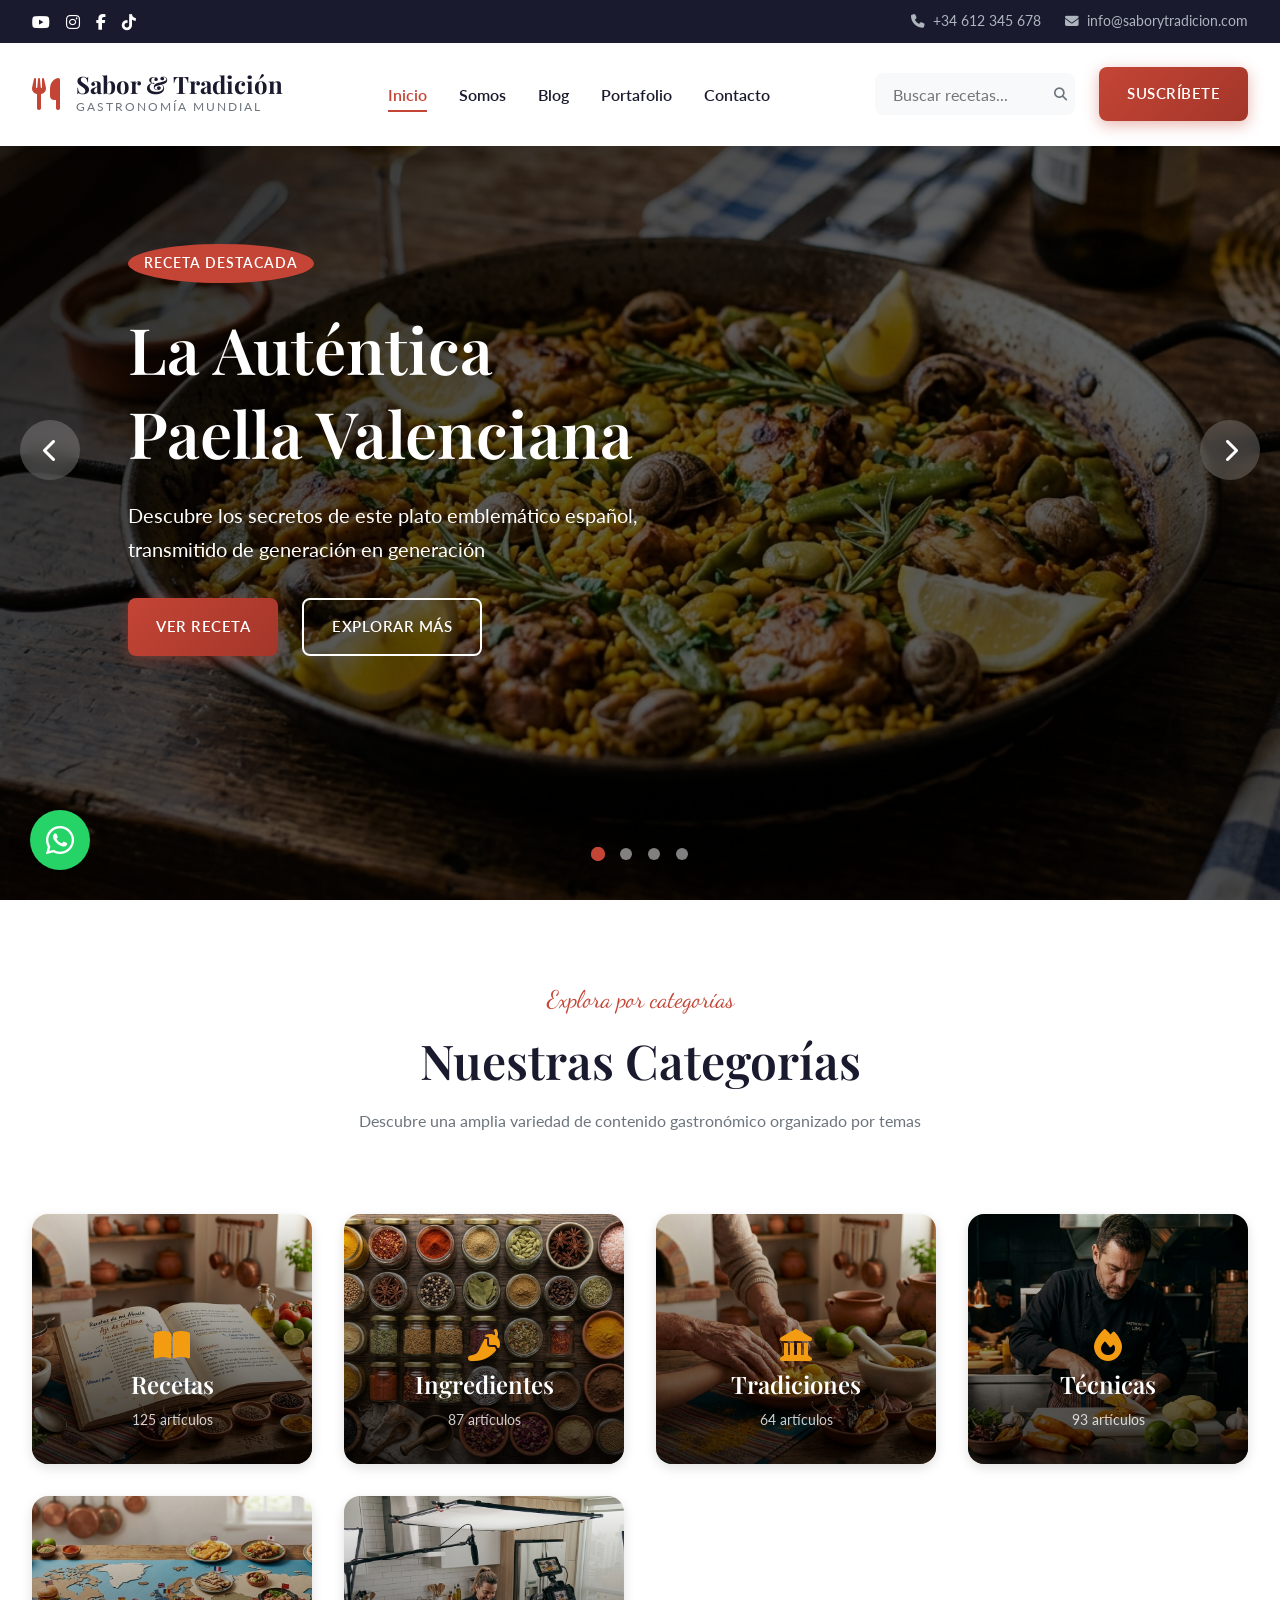
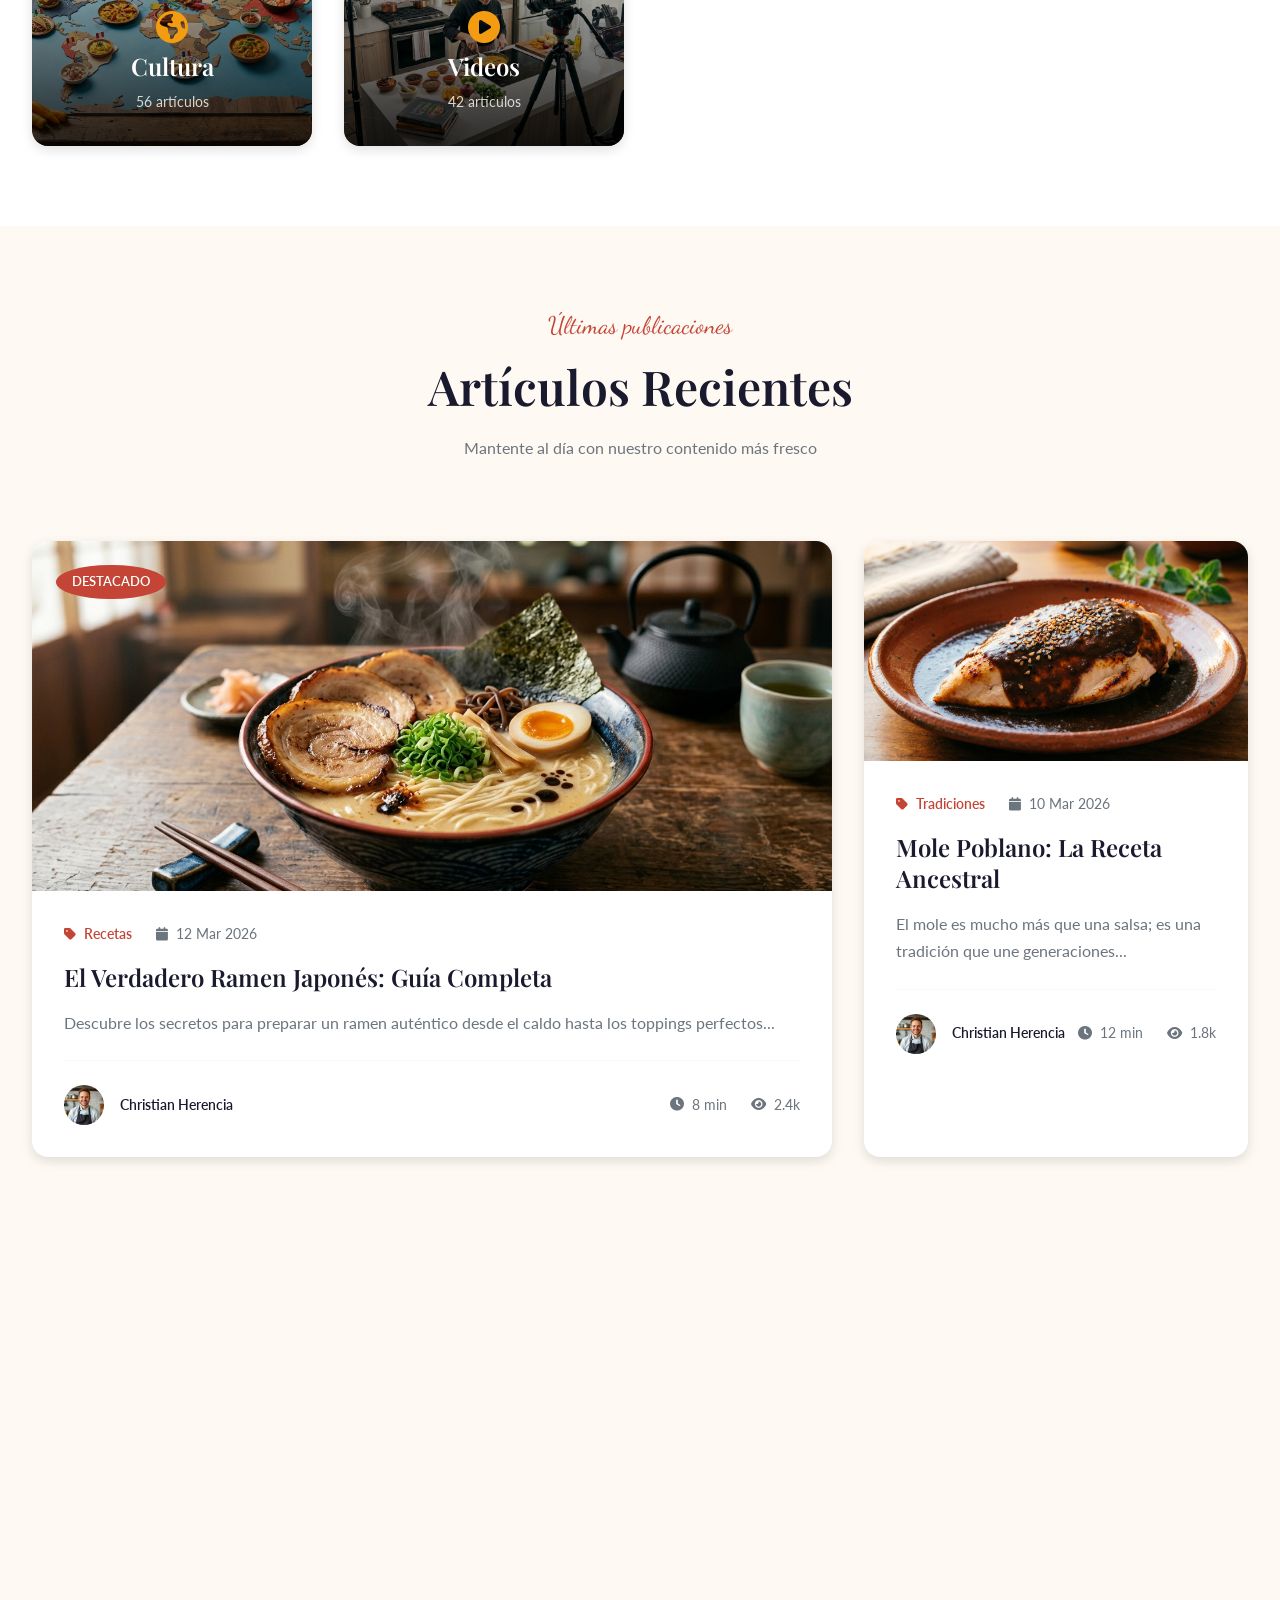
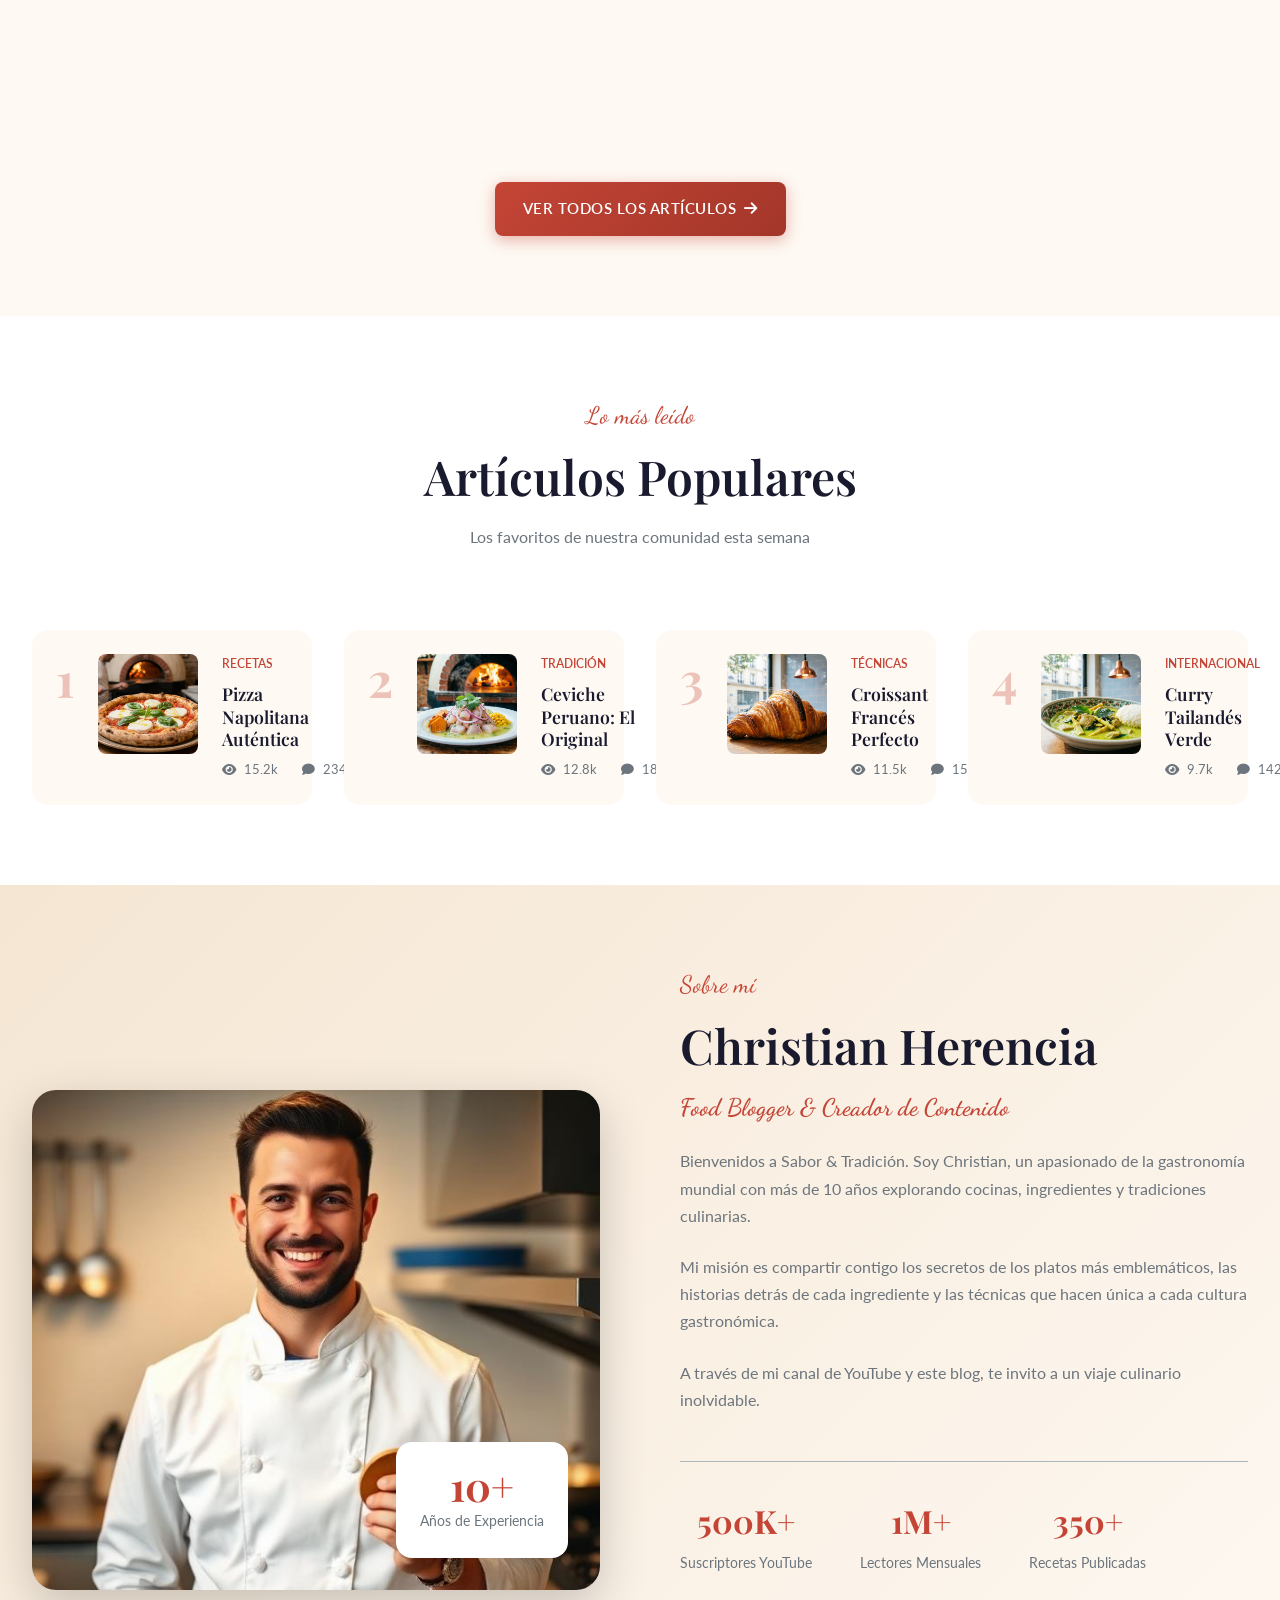
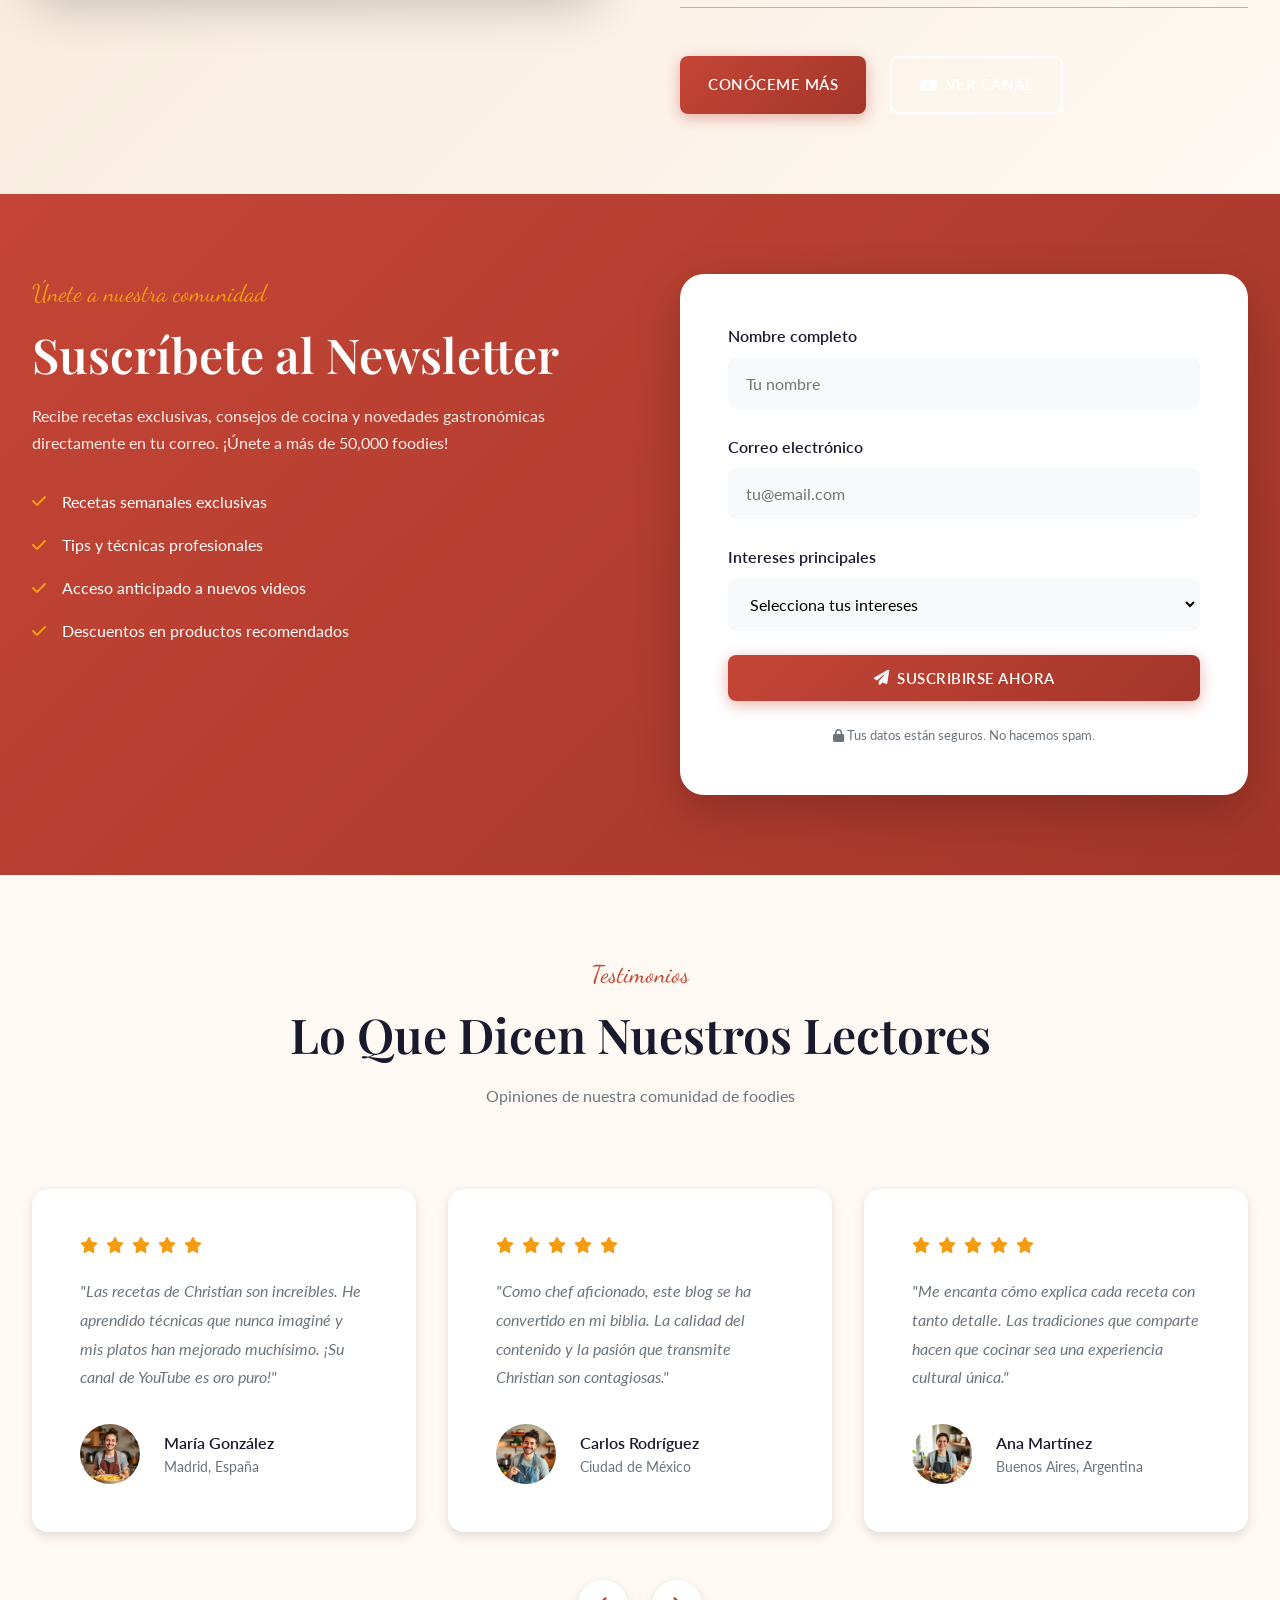
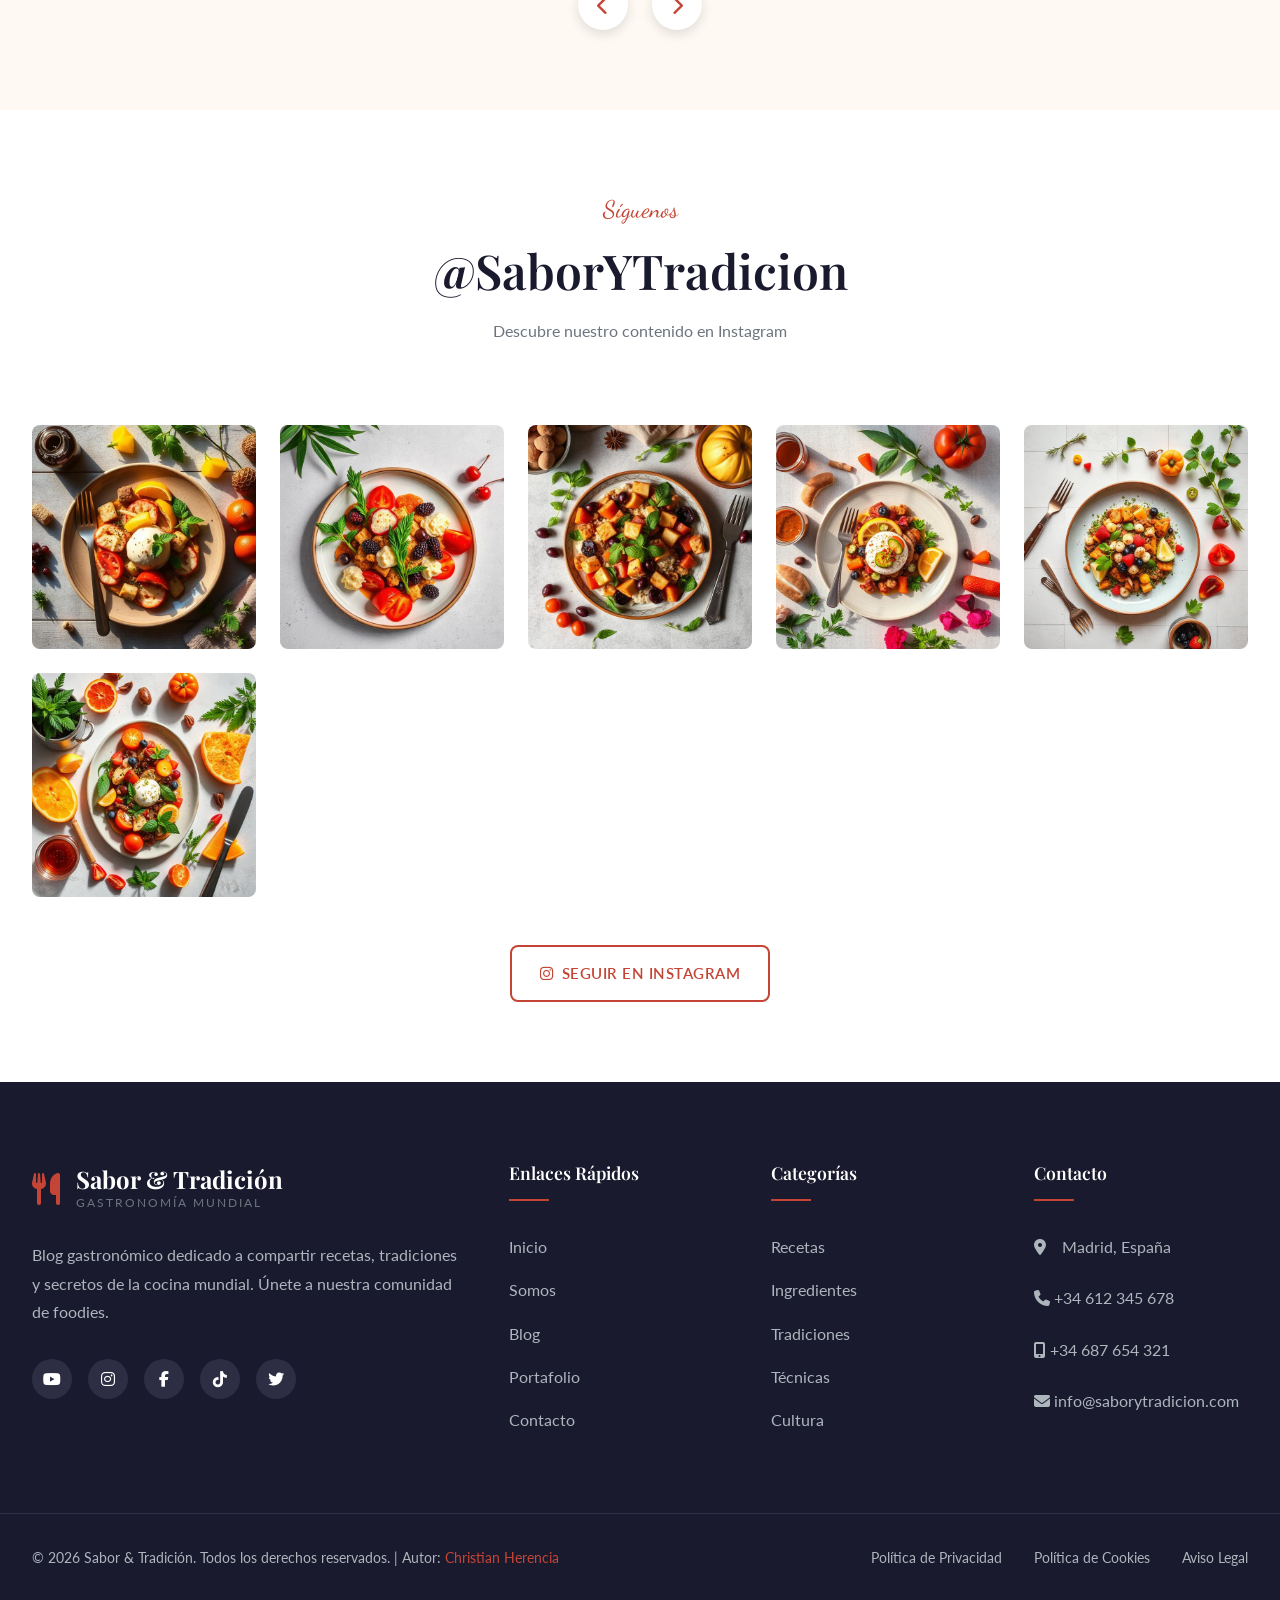
<file: index.html>
<!DOCTYPE html>
<html lang="es">
<head>
    <meta charset="UTF-8">
    <meta name="viewport" content="width=device-width, initial-scale=1.0">
    <meta name="description" content="Sabor & Tradición - Blog gastronómico sobre comida mundial, recetas tradicionales, ingredientes y preparación de platos. Descubre la magia de la gastronomía.">
    <meta name="keywords" content="gastronomía, comida, recetas, cocina, ingredientes, platos tradicionales, food blogger, youtube comida">
    <meta name="author" content="Christian Herencia">
    <meta name="robots" content="index, follow">
    
    <!-- Open Graph / Social Media -->
    <meta property="og:type" content="website">
    <meta property="og:title" content="Sabor & Tradición | Blog Gastronómico">
    <meta property="og:description" content="Descubre recetas, tradiciones y secretos de la gastronomía mundial">
    <meta property="og:image" content="images/og-image.jpg">
    <meta property="og:url" content="https://saborytradicion.com/">
    
    <!-- Twitter Card -->
    <meta name="twitter:card" content="summary_large_image">
    <meta name="twitter:title" content="Sabor & Tradición | Blog Gastronómico">
    <meta name="twitter:description" content="Descubre recetas, tradiciones y secretos de la gastronomía mundial">
    
    <title>Sabor & Tradición | Blog Gastronómico - Recetas, Ingredientes y Cultura Culinaria</title>
    
    <!-- Google Fonts -->
    <link rel="preconnect" href="https://fonts.googleapis.com">
    <link rel="preconnect" href="https://fonts.gstatic.com" crossorigin>
    <link href="https://fonts.googleapis.com/css2?family=Playfair+Display:wght@400;500;600;700&family=Lato:wght@300;400;700&family=Dancing+Script:wght@400;500;600;700&display=swap" rel="stylesheet">
    
    <!-- Font Awesome -->
    <link rel="stylesheet" href="https://cdnjs.cloudflare.com/ajax/libs/font-awesome/6.4.0/css/all.min.css">
    
    <!-- Main Styles -->
    <link rel="stylesheet" href="css/styles.css">
</head>
<body>
    <!-- Header -->
    <header class="header" id="header">
        <div class="header-top">
            <div class="container">
                <div class="header-top-content">
                    <div class="social-links">
                        <a href="https://youtube.com" target="_blank" aria-label="YouTube"><i class="fab fa-youtube"></i></a>
                        <a href="https://instagram.com" target="_blank" aria-label="Instagram"><i class="fab fa-instagram"></i></a>
                        <a href="https://facebook.com" target="_blank" aria-label="Facebook"><i class="fab fa-facebook-f"></i></a>
                        <a href="https://tiktok.com" target="_blank" aria-label="TikTok"><i class="fab fa-tiktok"></i></a>
                    </div>
                    <div class="contact-info">
                        <a href="tel:+34612345678"><i class="fas fa-phone"></i> +34 612 345 678</a>
                        <a href="mailto:info@saborytradicion.com"><i class="fas fa-envelope"></i> info@saborytradicion.com</a>
                    </div>
                </div>
            </div>
        </div>
        
        <nav class="navbar">
            <div class="container">
                <div class="nav-wrapper">
                    <a href="index.html" class="logo">
                        <span class="logo-icon"><i class="fas fa-utensils"></i></span>
                        <div class="logo-text">
                            <span class="logo-main">Sabor & Tradición</span>
                            <span class="logo-sub">Gastronomía Mundial</span>
                        </div>
                    </a>
                    
                    <button class="nav-toggle" id="navToggle" aria-label="Toggle navigation">
                        <span></span>
                        <span></span>
                        <span></span>
                    </button>
                    
                    <ul class="nav-menu" id="navMenu">
                        <li><a href="index.html" class="nav-link active">Inicio</a></li>
                        <li><a href="somos.html" class="nav-link">Somos</a></li>
                        <li><a href="blog.html" class="nav-link">Blog</a></li>
                        <li><a href="portafolio.html" class="nav-link">Portafolio</a></li>
                        <li><a href="contacto.html" class="nav-link">Contacto</a></li>
                    </ul>
                    
                    <div class="nav-actions">
                        <div class="search-box">
                            <input type="text" placeholder="Buscar recetas..." id="searchInput">
                            <button type="submit" class="search-btn" aria-label="Buscar">
                                <i class="fas fa-search"></i>
                            </button>
                        </div>
                        <a href="contacto.html" class="btn btn-primary">Suscríbete</a>
                    </div>
                </div>
            </div>
        </nav>
    </header>

    <main>
        <!-- Hero Carousel -->
        <section class="hero-carousel" id="heroCarousel">
            <div class="carousel-container">
                <div class="carousel-slide active" style="background-image: linear-gradient(135deg, rgba(0,0,0,0.6) 0%, rgba(0,0,0,0.3) 100%), url('images/hero-paella.png');">
                    <div class="carousel-content">
                        <span class="carousel-category">Receta Destacada</span>
                        <h1 class="carousel-title">La Auténtica Paella Valenciana</h1>
                        <p class="carousel-description">Descubre los secretos de este plato emblemático español, transmitido de generación en generación</p>
                        <div class="carousel-buttons">
                            <a href="post.html" class="btn btn-primary">Ver Receta</a>
                            <a href="blog.html" class="btn btn-outline">Explorar Más</a>
                        </div>
                    </div>
                </div>
                <div class="carousel-slide" style="background-image: linear-gradient(135deg, rgba(0,0,0,0.6) 0%, rgba(0,0,0,0.3) 100%), url('images/hero-tacos.png');">
                    <div class="carousel-content">
                        <span class="carousel-category">Tradición Mexicana</span>
                        <h1 class="carousel-title">Tacos Al Pastor: Historia y Sabor</h1>
                        <p class="carousel-description">Un viaje culinario por los orígenes de uno de los platillos más icónicos de México</p>
                        <div class="carousel-buttons">
                            <a href="post.html" class="btn btn-primary">Ver Receta</a>
                            <a href="blog.html" class="btn btn-outline">Explorar Más</a>
                        </div>
                    </div>
                </div>
                <div class="carousel-slide" style="background-image: linear-gradient(135deg, rgba(0,0,0,0.6) 0%, rgba(0,0,0,0.3) 100%), url('images/hero-sushi.png');">
                    <div class="carousel-content">
                        <span class="carousel-category">Arte Japonés</span>
                        <h1 class="carousel-title">El Arte del Sushi Tradicional</h1>
                        <p class="carousel-description">Aprende la técnica milenaria japonesa para preparar sushi perfecto en casa</p>
                        <div class="carousel-buttons">
                            <a href="post.html" class="btn btn-primary">Ver Receta</a>
                            <a href="blog.html" class="btn btn-outline">Explorar Más</a>
                        </div>
                    </div>
                </div>
                <div class="carousel-slide" style="background-image: linear-gradient(135deg, rgba(0,0,0,0.6) 0%, rgba(0,0,0,0.3) 100%), url('images/hero-pasta.png');">
                    <div class="carousel-content">
                        <span class="carousel-category">Cocina Italiana</span>
                        <h1 class="carousel-title">Pasta Fresca Hecha en Casa</h1>
                        <p class="carousel-description">Domina el arte de la pasta italiana con ingredientes simples y técnica perfecta</p>
                        <div class="carousel-buttons">
                            <a href="post.html" class="btn btn-primary">Ver Receta</a>
                            <a href="blog.html" class="btn btn-outline">Explorar Más</a>
                        </div>
                    </div>
                </div>
            </div>
            
            <button class="carousel-btn prev" id="carouselPrev" aria-label="Previous slide">
                <i class="fas fa-chevron-left"></i>
            </button>
            <button class="carousel-btn next" id="carouselNext" aria-label="Next slide">
                <i class="fas fa-chevron-right"></i>
            </button>
            
            <div class="carousel-indicators" id="carouselIndicators">
                <button class="indicator active" data-slide="0" aria-label="Slide 1"></button>
                <button class="indicator" data-slide="1" aria-label="Slide 2"></button>
                <button class="indicator" data-slide="2" aria-label="Slide 3"></button>
                <button class="indicator" data-slide="3" aria-label="Slide 4"></button>
            </div>
        </section>

        <!-- Featured Categories -->
        <section class="categories-section">
            <div class="container">
                <div class="section-header">
                    <span class="section-subtitle">Explora por categorías</span>
                    <h2 class="section-title">Nuestras Categorías</h2>
                    <p class="section-description">Descubre una amplia variedad de contenido gastronómico organizado por temas</p>
                </div>
                
                <div class="categories-grid">
                    <a href="blog.html?cat=recetas" class="category-card">
                        <div class="category-image">
                            <img src="images/cat-recetas.png" alt="Recetas tradicionales">
                            <div class="category-overlay"></div>
                        </div>
                        <div class="category-content">
                            <i class="fas fa-book-open"></i>
                            <h3>Recetas</h3>
                            <span>125 artículos</span>
                        </div>
                    </a>
                    
                    <a href="blog.html?cat=ingredientes" class="category-card">
                        <div class="category-image">
                            <img src="images/cat-ingredientes.png" alt="Ingredientes y especias">
                            <div class="category-overlay"></div>
                        </div>
                        <div class="category-content">
                            <i class="fas fa-pepper-hot"></i>
                            <h3>Ingredientes</h3>
                            <span>87 artículos</span>
                        </div>
                    </a>
                    
                    <a href="blog.html?cat=tradicion" class="category-card">
                        <div class="category-image">
                            <img src="images/cat-tradicion.png" alt="Tradiciones culinarias">
                            <div class="category-overlay"></div>
                        </div>
                        <div class="category-content">
                            <i class="fas fa-landmark"></i>
                            <h3>Tradiciones</h3>
                            <span>64 artículos</span>
                        </div>
                    </a>
                    
                    <a href="blog.html?cat=tecnicas" class="category-card">
                        <div class="category-image">
                            <img src="images/cat-tecnicas.png" alt="Técnicas de cocina">
                            <div class="category-overlay"></div>
                        </div>
                        <div class="category-content">
                            <i class="fas fa-fire"></i>
                            <h3>Técnicas</h3>
                            <span>93 artículos</span>
                        </div>
                    </a>
                    
                    <a href="blog.html?cat=cultura" class="category-card">
                        <div class="category-image">
                            <img src="images/cat-cultura.png" alt="Cultura gastronómica">
                            <div class="category-overlay"></div>
                        </div>
                        <div class="category-content">
                            <i class="fas fa-globe-americas"></i>
                            <h3>Cultura</h3>
                            <span>56 artículos</span>
                        </div>
                    </a>
                    
                    <a href="blog.html?cat=videos" class="category-card">
                        <div class="category-image">
                            <img src="images/cat-videos.png" alt="Videos y tutoriales">
                            <div class="category-overlay"></div>
                        </div>
                        <div class="category-content">
                            <i class="fas fa-play-circle"></i>
                            <h3>Videos</h3>
                            <span>42 artículos</span>
                        </div>
                    </a>
                </div>
            </div>
        </section>

        <!-- Latest Articles -->
        <section class="articles-section">
            <div class="container">
                <div class="section-header">
                    <span class="section-subtitle">Últimas publicaciones</span>
                    <h2 class="section-title">Artículos Recientes</h2>
                    <p class="section-description">Mantente al día con nuestro contenido más fresco</p>
                </div>
                
                <div class="articles-grid">
                    <article class="article-card featured">
                        <div class="article-image">
                            <img src="images/article-ramen.png" alt="Ramen tradicional japonés">
                            <span class="article-badge">Destacado</span>
                        </div>
                        <div class="article-content">
                            <div class="article-meta">
                                <span class="article-category"><i class="fas fa-tag"></i> Recetas</span>
                                <span class="article-date"><i class="fas fa-calendar"></i> 12 Mar 2026</span>
                            </div>
                            <h3 class="article-title">El Verdadero Ramen Japonés: Guía Completa</h3>
                            <p class="article-excerpt">Descubre los secretos para preparar un ramen auténtico desde el caldo hasta los toppings perfectos...</p>
                            <div class="article-footer">
                                <div class="article-author">
                                    <img src="images/author-christian.jpg" alt="Christian Herencia">
                                    <span>Christian Herencia</span>
                                </div>
                                <div class="article-stats">
                                    <span><i class="fas fa-clock"></i> 8 min</span>
                                    <span><i class="fas fa-eye"></i> 2.4k</span>
                                </div>
                            </div>
                        </div>
                    </article>
                    
                    <article class="article-card">
                        <div class="article-image">
                            <img src="images/article-mole.png" alt="Mole poblano mexicano">
                        </div>
                        <div class="article-content">
                            <div class="article-meta">
                                <span class="article-category"><i class="fas fa-tag"></i> Tradiciones</span>
                                <span class="article-date"><i class="fas fa-calendar"></i> 10 Mar 2026</span>
                            </div>
                            <h3 class="article-title">Mole Poblano: La Receta Ancestral</h3>
                            <p class="article-excerpt">El mole es mucho más que una salsa; es una tradición que une generaciones...</p>
                            <div class="article-footer">
                                <div class="article-author">
                                    <img src="images/author-christian.jpg" alt="Christian Herencia">
                                    <span>Christian Herencia</span>
                                </div>
                                <div class="article-stats">
                                    <span><i class="fas fa-clock"></i> 12 min</span>
                                    <span><i class="fas fa-eye"></i> 1.8k</span>
                                </div>
                            </div>
                        </div>
                    </article>
                    
                    <article class="article-card">
                        <div class="article-image">
                            <img src="images/article-pan.png" alt="Pan artesanal casero">
                        </div>
                        <div class="article-content">
                            <div class="article-meta">
                                <span class="article-category"><i class="fas fa-tag"></i> Técnicas</span>
                                <span class="article-date"><i class="fas fa-calendar"></i> 08 Mar 2026</span>
                            </div>
                            <h3 class="article-title">Pan Artesanal: Fermentación Perfecta</h3>
                            <p class="article-excerpt">Aprende a hacer pan con masa madre y consigue una miga perfecta...</p>
                            <div class="article-footer">
                                <div class="article-author">
                                    <img src="images/author-christian.jpg" alt="Christian Herencia">
                                    <span>Christian Herencia</span>
                                </div>
                                <div class="article-stats">
                                    <span><i class="fas fa-clock"></i> 15 min</span>
                                    <span><i class="fas fa-eye"></i> 3.2k</span>
                                </div>
                            </div>
                        </div>
                    </article>
                    
                    <article class="article-card">
                        <div class="article-image">
                            <img src="images/article-especias.png" alt="Especias y condimentos">
                        </div>
                        <div class="article-content">
                            <div class="article-meta">
                                <span class="article-category"><i class="fas fa-tag"></i> Ingredientes</span>
                                <span class="article-date"><i class="fas fa-calendar"></i> 05 Mar 2026</span>
                            </div>
                            <h3 class="article-title">Guía de Especias: Sabores del Mundo</h3>
                            <p class="article-excerpt">Conoce las especias más utilizadas en la cocina internacional...</p>
                            <div class="article-footer">
                                <div class="article-author">
                                    <img src="images/author-christian.jpg" alt="Christian Herencia">
                                    <span>Christian Herencia</span>
                                </div>
                                <div class="article-stats">
                                    <span><i class="fas fa-clock"></i> 6 min</span>
                                    <span><i class="fas fa-eye"></i> 1.5k</span>
                                </div>
                            </div>
                        </div>
                    </article>
                </div>
                
                <div class="articles-cta">
                    <a href="blog.html" class="btn btn-primary">Ver Todos los Artículos <i class="fas fa-arrow-right"></i></a>
                </div>
            </div>
        </section>

        <!-- Popular/Trending -->
        <section class="trending-section">
            <div class="container">
                <div class="section-header">
                    <span class="section-subtitle">Lo más leído</span>
                    <h2 class="section-title">Artículos Populares</h2>
                    <p class="section-description">Los favoritos de nuestra comunidad esta semana</p>
                </div>
                
                <div class="trending-grid">
                    <article class="trending-card">
                        <div class="trending-number">1</div>
                        <div class="trending-image">
                            <img src="images/trending-pizza.png" alt="Pizza napolitana">
                        </div>
                        <div class="trending-content">
                            <span class="trending-category">Recetas</span>
                            <h3>Pizza Napolitana Auténtica</h3>
                            <div class="trending-stats">
                                <span><i class="fas fa-eye"></i> 15.2k</span>
                                <span><i class="fas fa-comment"></i> 234</span>
                            </div>
                        </div>
                    </article>
                    
                    <article class="trending-card">
                        <div class="trending-number">2</div>
                        <div class="trending-image">
                            <img src="images/trending-ceviche.png" alt="Ceviche peruano">
                        </div>
                        <div class="trending-content">
                            <span class="trending-category">Tradición</span>
                            <h3>Ceviche Peruano: El Original</h3>
                            <div class="trending-stats">
                                <span><i class="fas fa-eye"></i> 12.8k</span>
                                <span><i class="fas fa-comment"></i> 189</span>
                            </div>
                        </div>
                    </article>
                    
                    <article class="trending-card">
                        <div class="trending-number">3</div>
                        <div class="trending-image">
                            <img src="images/trending-croissant.png" alt="Croissant francés">
                        </div>
                        <div class="trending-content">
                            <span class="trending-category">Técnicas</span>
                            <h3>Croissant Francés Perfecto</h3>
                            <div class="trending-stats">
                                <span><i class="fas fa-eye"></i> 11.5k</span>
                                <span><i class="fas fa-comment"></i> 156</span>
                            </div>
                        </div>
                    </article>
                    
                    <article class="trending-card">
                        <div class="trending-number">4</div>
                        <div class="trending-image">
                            <img src="images/trending-curry.png" alt="Curry tailandés">
                        </div>
                        <div class="trending-content">
                            <span class="trending-category">Internacional</span>
                            <h3>Curry Tailandés Verde</h3>
                            <div class="trending-stats">
                                <span><i class="fas fa-eye"></i> 9.7k</span>
                                <span><i class="fas fa-comment"></i> 142</span>
                            </div>
                        </div>
                    </article>
                </div>
            </div>
        </section>

        <!-- About Section -->
        <section class="about-section">
            <div class="container">
                <div class="about-grid">
                    <div class="about-image">
                        <img src="images/about-chef.jpg" alt="Chef Christian Herencia">
                        <div class="about-badge">
                            <span class="badge-number">10+</span>
                            <span class="badge-text">Años de Experiencia</span>
                        </div>
                    </div>
                    <div class="about-content">
                        <span class="section-subtitle">Sobre mí</span>
                        <h2 class="section-title">Christian Herencia</h2>
                        <h3 class="about-subtitle">Food Blogger & Creador de Contenido</h3>
                        <p>Bienvenidos a Sabor & Tradición. Soy Christian, un apasionado de la gastronomía mundial con más de 10 años explorando cocinas, ingredientes y tradiciones culinarias.</p>
                        <p>Mi misión es compartir contigo los secretos de los platos más emblemáticos, las historias detrás de cada ingrediente y las técnicas que hacen única a cada cultura gastronómica.</p>
                        <p>A través de mi canal de YouTube y este blog, te invito a un viaje culinario inolvidable.</p>
                        <div class="about-stats">
                            <div class="stat">
                                <span class="stat-number">500K+</span>
                                <span class="stat-label">Suscriptores YouTube</span>
                            </div>
                            <div class="stat">
                                <span class="stat-number">1M+</span>
                                <span class="stat-label">Lectores Mensuales</span>
                            </div>
                            <div class="stat">
                                <span class="stat-number">350+</span>
                                <span class="stat-label">Recetas Publicadas</span>
                            </div>
                        </div>
                        <div class="about-buttons">
                            <a href="somos.html" class="btn btn-primary">Conóceme Más</a>
                            <a href="https://youtube.com" target="_blank" class="btn btn-outline"><i class="fab fa-youtube"></i> Ver Canal</a>
                        </div>
                    </div>
                </div>
            </div>
        </section>

        <!-- Newsletter Section -->
        <section class="newsletter-section">
            <div class="container">
                <div class="newsletter-content">
                    <div class="newsletter-text">
                        <span class="section-subtitle">Únete a nuestra comunidad</span>
                        <h2 class="section-title">Suscríbete al Newsletter</h2>
                        <p>Recibe recetas exclusivas, consejos de cocina y novedades gastronómicas directamente en tu correo. ¡Únete a más de 50,000 foodies!</p>
                        <ul class="newsletter-benefits">
                            <li><i class="fas fa-check"></i> Recetas semanales exclusivas</li>
                            <li><i class="fas fa-check"></i> Tips y técnicas profesionales</li>
                            <li><i class="fas fa-check"></i> Acceso anticipado a nuevos videos</li>
                            <li><i class="fas fa-check"></i> Descuentos en productos recomendados</li>
                        </ul>
                    </div>
                    <div class="newsletter-form-wrapper">
                        <form class="newsletter-form" id="newsletterForm">
                            <div class="form-group">
                                <label for="newsletterName">Nombre completo</label>
                                <input type="text" id="newsletterName" name="name" placeholder="Tu nombre" required>
                            </div>
                            <div class="form-group">
                                <label for="newsletterEmail">Correo electrónico</label>
                                <input type="email" id="newsletterEmail" name="email" placeholder="tu@email.com" required>
                            </div>
                            <div class="form-group">
                                <label for="newsletterInterests">Intereses principales</label>
                                <select id="newsletterInterests" name="interests">
                                    <option value="">Selecciona tus intereses</option>
                                    <option value="recetas">Recetas tradicionales</option>
                                    <option value="tecnicas">Técnicas de cocina</option>
                                    <option value="ingredientes">Ingredientes y especias</option>
                                    <option value="cultura">Cultura gastronómica</option>
                                    <option value="todos">Todos los temas</option>
                                </select>
                            </div>
                            <button type="submit" class="btn btn-primary btn-full">
                                <i class="fas fa-paper-plane"></i> Suscribirse Ahora
                            </button>
                            <p class="form-disclaimer">
                                <i class="fas fa-lock"></i> Tus datos están seguros. No hacemos spam.
                            </p>
                        </form>
                    </div>
                </div>
            </div>
        </section>

        <!-- Testimonials -->
        <section class="testimonials-section">
            <div class="container">
                <div class="section-header">
                    <span class="section-subtitle">Testimonios</span>
                    <h2 class="section-title">Lo Que Dicen Nuestros Lectores</h2>
                    <p class="section-description">Opiniones de nuestra comunidad de foodies</p>
                </div>
                
                <div class="testimonials-slider" id="testimonialsSlider">
                    <div class="testimonial-card">
                        <div class="testimonial-rating">
                            <i class="fas fa-star"></i>
                            <i class="fas fa-star"></i>
                            <i class="fas fa-star"></i>
                            <i class="fas fa-star"></i>
                            <i class="fas fa-star"></i>
                        </div>
                        <p class="testimonial-text">"Las recetas de Christian son increíbles. He aprendido técnicas que nunca imaginé y mis platos han mejorado muchísimo. ¡Su canal de YouTube es oro puro!"</p>
                        <div class="testimonial-author">
                            <img src="images/testimonial-1.jpg" alt="María González">
                            <div class="testimonial-info">
                                <span class="testimonial-name">María González</span>
                                <span class="testimonial-location">Madrid, España</span>
                            </div>
                        </div>
                    </div>
                    
                    <div class="testimonial-card">
                        <div class="testimonial-rating">
                            <i class="fas fa-star"></i>
                            <i class="fas fa-star"></i>
                            <i class="fas fa-star"></i>
                            <i class="fas fa-star"></i>
                            <i class="fas fa-star"></i>
                        </div>
                        <p class="testimonial-text">"Como chef aficionado, este blog se ha convertido en mi biblia. La calidad del contenido y la pasión que transmite Christian son contagiosas."</p>
                        <div class="testimonial-author">
                            <img src="images/testimonial-2.jpg" alt="Carlos Rodríguez">
                            <div class="testimonial-info">
                                <span class="testimonial-name">Carlos Rodríguez</span>
                                <span class="testimonial-location">Ciudad de México</span>
                            </div>
                        </div>
                    </div>
                    
                    <div class="testimonial-card">
                        <div class="testimonial-rating">
                            <i class="fas fa-star"></i>
                            <i class="fas fa-star"></i>
                            <i class="fas fa-star"></i>
                            <i class="fas fa-star"></i>
                            <i class="fas fa-star"></i>
                        </div>
                        <p class="testimonial-text">"Me encanta cómo explica cada receta con tanto detalle. Las tradiciones que comparte hacen que cocinar sea una experiencia cultural única."</p>
                        <div class="testimonial-author">
                            <img src="images/testimonial-3.jpg" alt="Ana Martínez">
                            <div class="testimonial-info">
                                <span class="testimonial-name">Ana Martínez</span>
                                <span class="testimonial-location">Buenos Aires, Argentina</span>
                            </div>
                        </div>
                    </div>
                </div>
                
                <div class="testimonial-controls">
                    <button class="testimonial-btn prev" id="testimonialPrev"><i class="fas fa-chevron-left"></i></button>
                    <button class="testimonial-btn next" id="testimonialNext"><i class="fas fa-chevron-right"></i></button>
                </div>
            </div>
        </section>

        <!-- Instagram Feed -->
        <section class="instagram-section">
            <div class="container">
                <div class="section-header">
                    <span class="section-subtitle">Síguenos</span>
                    <h2 class="section-title">@SaborYTradicion</h2>
                    <p class="section-description">Descubre nuestro contenido en Instagram</p>
                </div>
                
                <div class="instagram-grid">
                    <a href="https://instagram.com" target="_blank" class="instagram-item">
                        <img src="images/insta-1.jpg" alt="Instagram post">
                        <div class="instagram-overlay">
                            <i class="fab fa-instagram"></i>
                            <span>2.4k</span>
                        </div>
                    </a>
                    <a href="https://instagram.com" target="_blank" class="instagram-item">
                        <img src="images/insta-2.jpg" alt="Instagram post">
                        <div class="instagram-overlay">
                            <i class="fab fa-instagram"></i>
                            <span>1.8k</span>
                        </div>
                    </a>
                    <a href="https://instagram.com" target="_blank" class="instagram-item">
                        <img src="images/insta-3.jpg" alt="Instagram post">
                        <div class="instagram-overlay">
                            <i class="fab fa-instagram"></i>
                            <span>3.1k</span>
                        </div>
                    </a>
                    <a href="https://instagram.com" target="_blank" class="instagram-item">
                        <img src="images/insta-4.jpg" alt="Instagram post">
                        <div class="instagram-overlay">
                            <i class="fab fa-instagram"></i>
                            <span>2.7k</span>
                        </div>
                    </a>
                    <a href="https://instagram.com" target="_blank" class="instagram-item">
                        <img src="images/insta-5.jpg" alt="Instagram post">
                        <div class="instagram-overlay">
                            <i class="fab fa-instagram"></i>
                            <span>1.9k</span>
                        </div>
                    </a>
                    <a href="https://instagram.com" target="_blank" class="instagram-item">
                        <img src="images/insta-6.jpg" alt="Instagram post">
                        <div class="instagram-overlay">
                            <i class="fab fa-instagram"></i>
                            <span>4.2k</span>
                        </div>
                    </a>
                </div>
                
                <div class="instagram-cta">
                    <a href="https://instagram.com" target="_blank" class="btn btn-outline">
                        <i class="fab fa-instagram"></i> Seguir en Instagram
                    </a>
                </div>
            </div>
        </section>
    </main>

    <!-- Footer -->
    <footer class="footer">
        <div class="footer-top">
            <div class="container">
                <div class="footer-grid">
                    <div class="footer-column">
                        <div class="footer-logo">
                            <span class="logo-icon"><i class="fas fa-utensils"></i></span>
                            <div class="logo-text">
                                <span class="logo-main">Sabor & Tradición</span>
                                <span class="logo-sub">Gastronomía Mundial</span>
                            </div>
                        </div>
                        <p class="footer-description">
                            Blog gastronómico dedicado a compartir recetas, tradiciones y secretos de la cocina mundial. Únete a nuestra comunidad de foodies.
                        </p>
                        <div class="footer-social">
                            <a href="https://youtube.com" target="_blank" aria-label="YouTube"><i class="fab fa-youtube"></i></a>
                            <a href="https://instagram.com" target="_blank" aria-label="Instagram"><i class="fab fa-instagram"></i></a>
                            <a href="https://facebook.com" target="_blank" aria-label="Facebook"><i class="fab fa-facebook-f"></i></a>
                            <a href="https://tiktok.com" target="_blank" aria-label="TikTok"><i class="fab fa-tiktok"></i></a>
                            <a href="https://twitter.com" target="_blank" aria-label="Twitter"><i class="fab fa-twitter"></i></a>
                        </div>
                    </div>
                    
                    <div class="footer-column">
                        <h4>Enlaces Rápidos</h4>
                        <ul class="footer-links">
                            <li><a href="index.html">Inicio</a></li>
                            <li><a href="somos.html">Somos</a></li>
                            <li><a href="blog.html">Blog</a></li>
                            <li><a href="portafolio.html">Portafolio</a></li>
                            <li><a href="contacto.html">Contacto</a></li>
                        </ul>
                    </div>
                    
                    <div class="footer-column">
                        <h4>Categorías</h4>
                        <ul class="footer-links">
                            <li><a href="blog.html?cat=recetas">Recetas</a></li>
                            <li><a href="blog.html?cat=ingredientes">Ingredientes</a></li>
                            <li><a href="blog.html?cat=tradicion">Tradiciones</a></li>
                            <li><a href="blog.html?cat=tecnicas">Técnicas</a></li>
                            <li><a href="blog.html?cat=cultura">Cultura</a></li>
                        </ul>
                    </div>
                    
                    <div class="footer-column">
                        <h4>Contacto</h4>
                        <ul class="footer-contact">
                            <li><i class="fas fa-map-marker-alt"></i> Madrid, España</li>
                            <li><a href="tel:+34612345678"><i class="fas fa-phone"></i> +34 612 345 678</a></li>
                            <li><a href="tel:+34687654321"><i class="fas fa-mobile-alt"></i> +34 687 654 321</a></li>
                            <li><a href="mailto:info@saborytradicion.com"><i class="fas fa-envelope"></i> info@saborytradicion.com</a></li>
                        </ul>
                    </div>
                </div>
            </div>
        </div>
        
        <div class="footer-bottom">
            <div class="container">
                <div class="footer-bottom-content">
                    <p class="copyright">
                        &copy; 2026 Sabor & Tradición. Todos los derechos reservados. | Autor: <a href="https://christian-freelance.us/" target="_blank">Christian Herencia</a>
                    </p>
                    <div class="footer-legal">
                        <a href="privacidad.html">Política de Privacidad</a>
                        <a href="cookies.html">Política de Cookies</a>
                        <a href="aviso-legal.html">Aviso Legal</a>
                    </div>
                </div>
            </div>
        </div>
    </footer>

    <!-- Back to Top Button -->
    <button class="back-to-top" id="backToTop" aria-label="Back to top">
        <i class="fas fa-arrow-up"></i>
    </button>

    <!-- WhatsApp Button -->
    <a href="https://wa.me/34612345678" target="_blank" class="whatsapp-btn" aria-label="Contact via WhatsApp">
        <i class="fab fa-whatsapp"></i>
    </a>

    <!-- Main JavaScript -->
    <script src="js/main.js"></script>
</body>
</html>
</file>
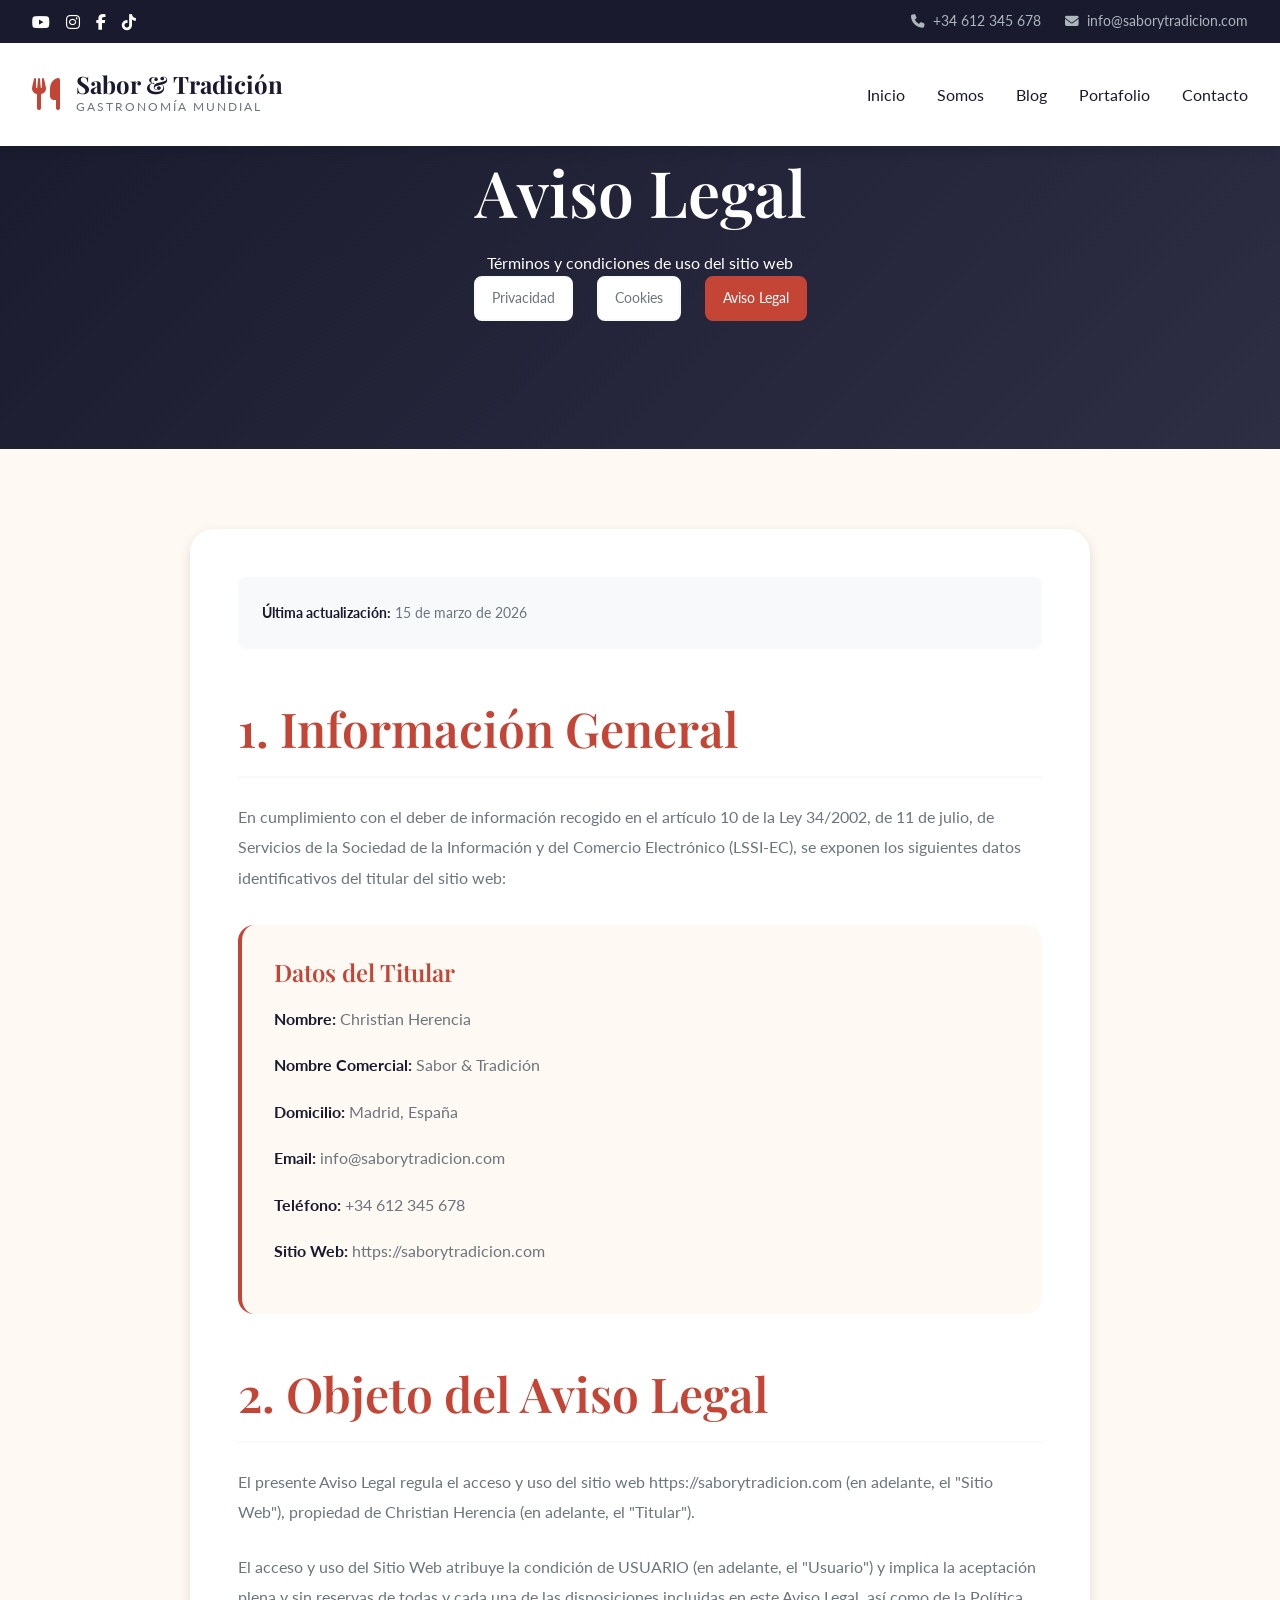
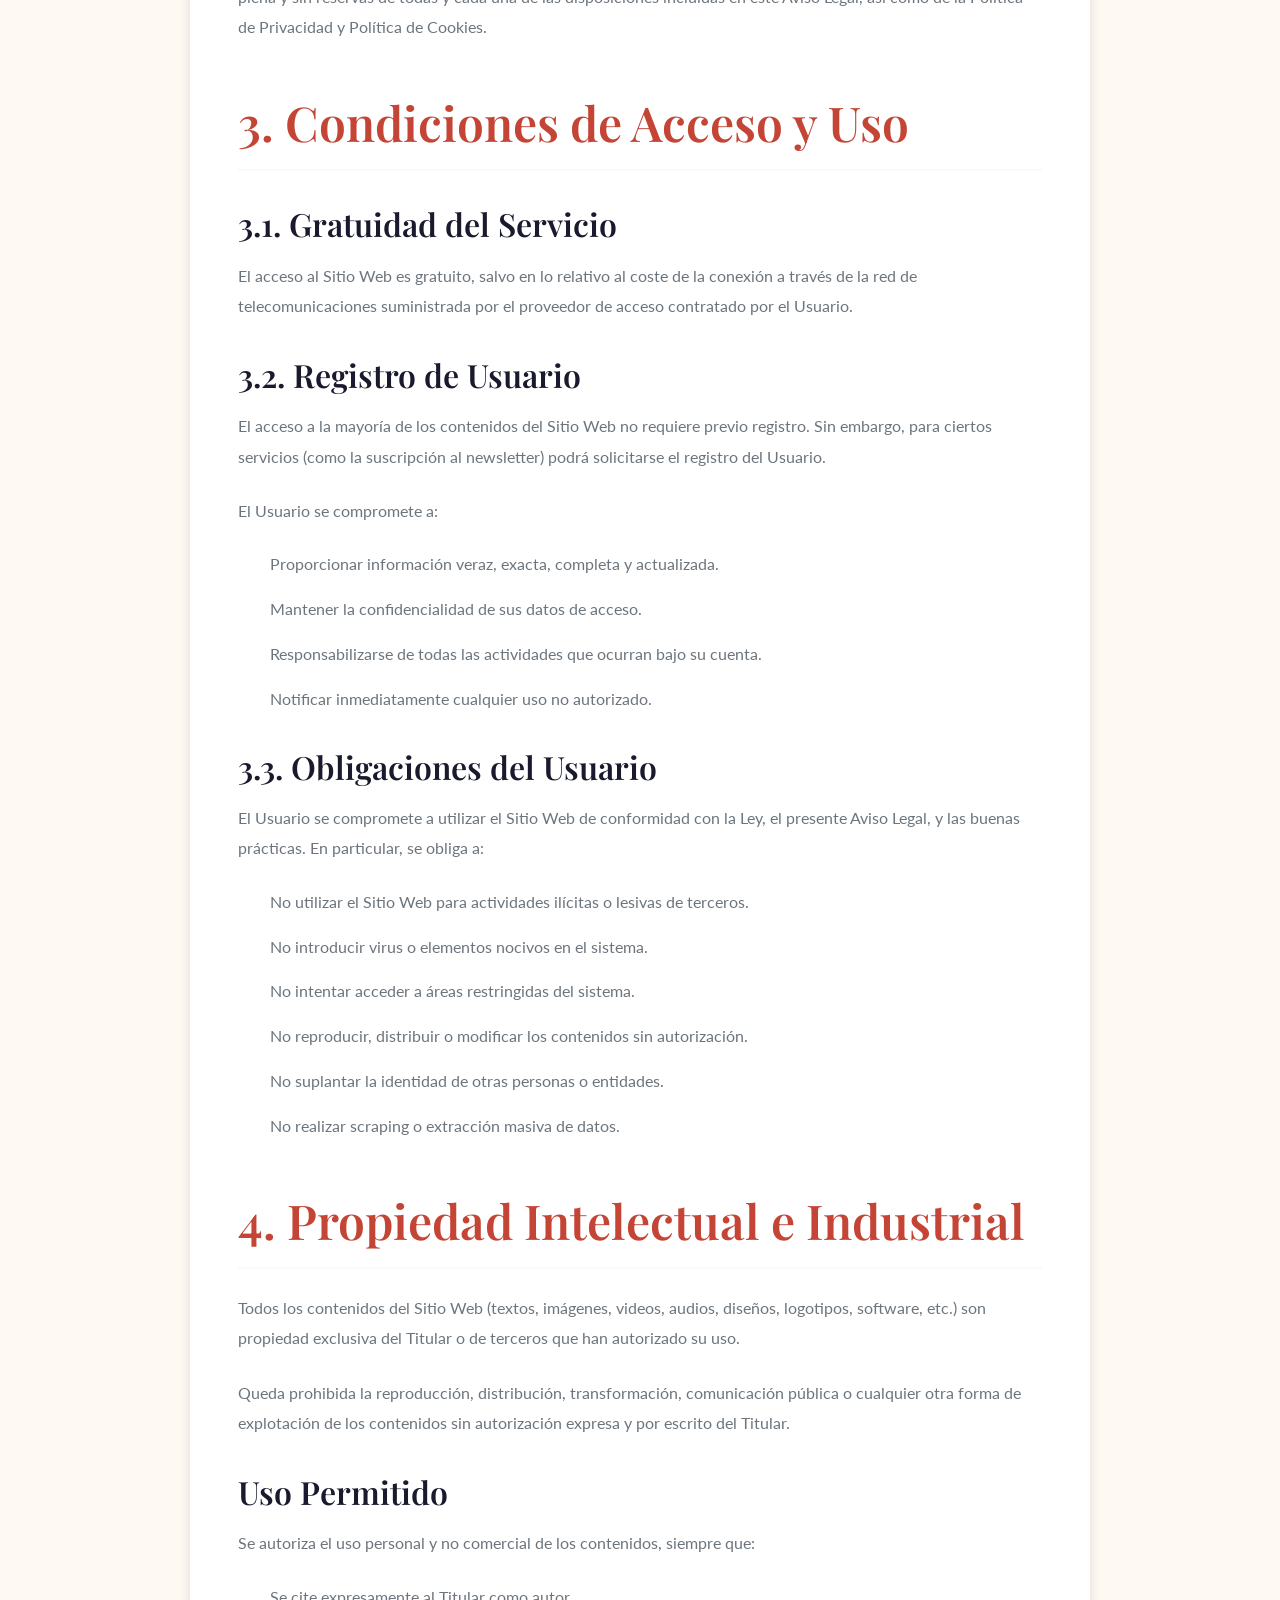
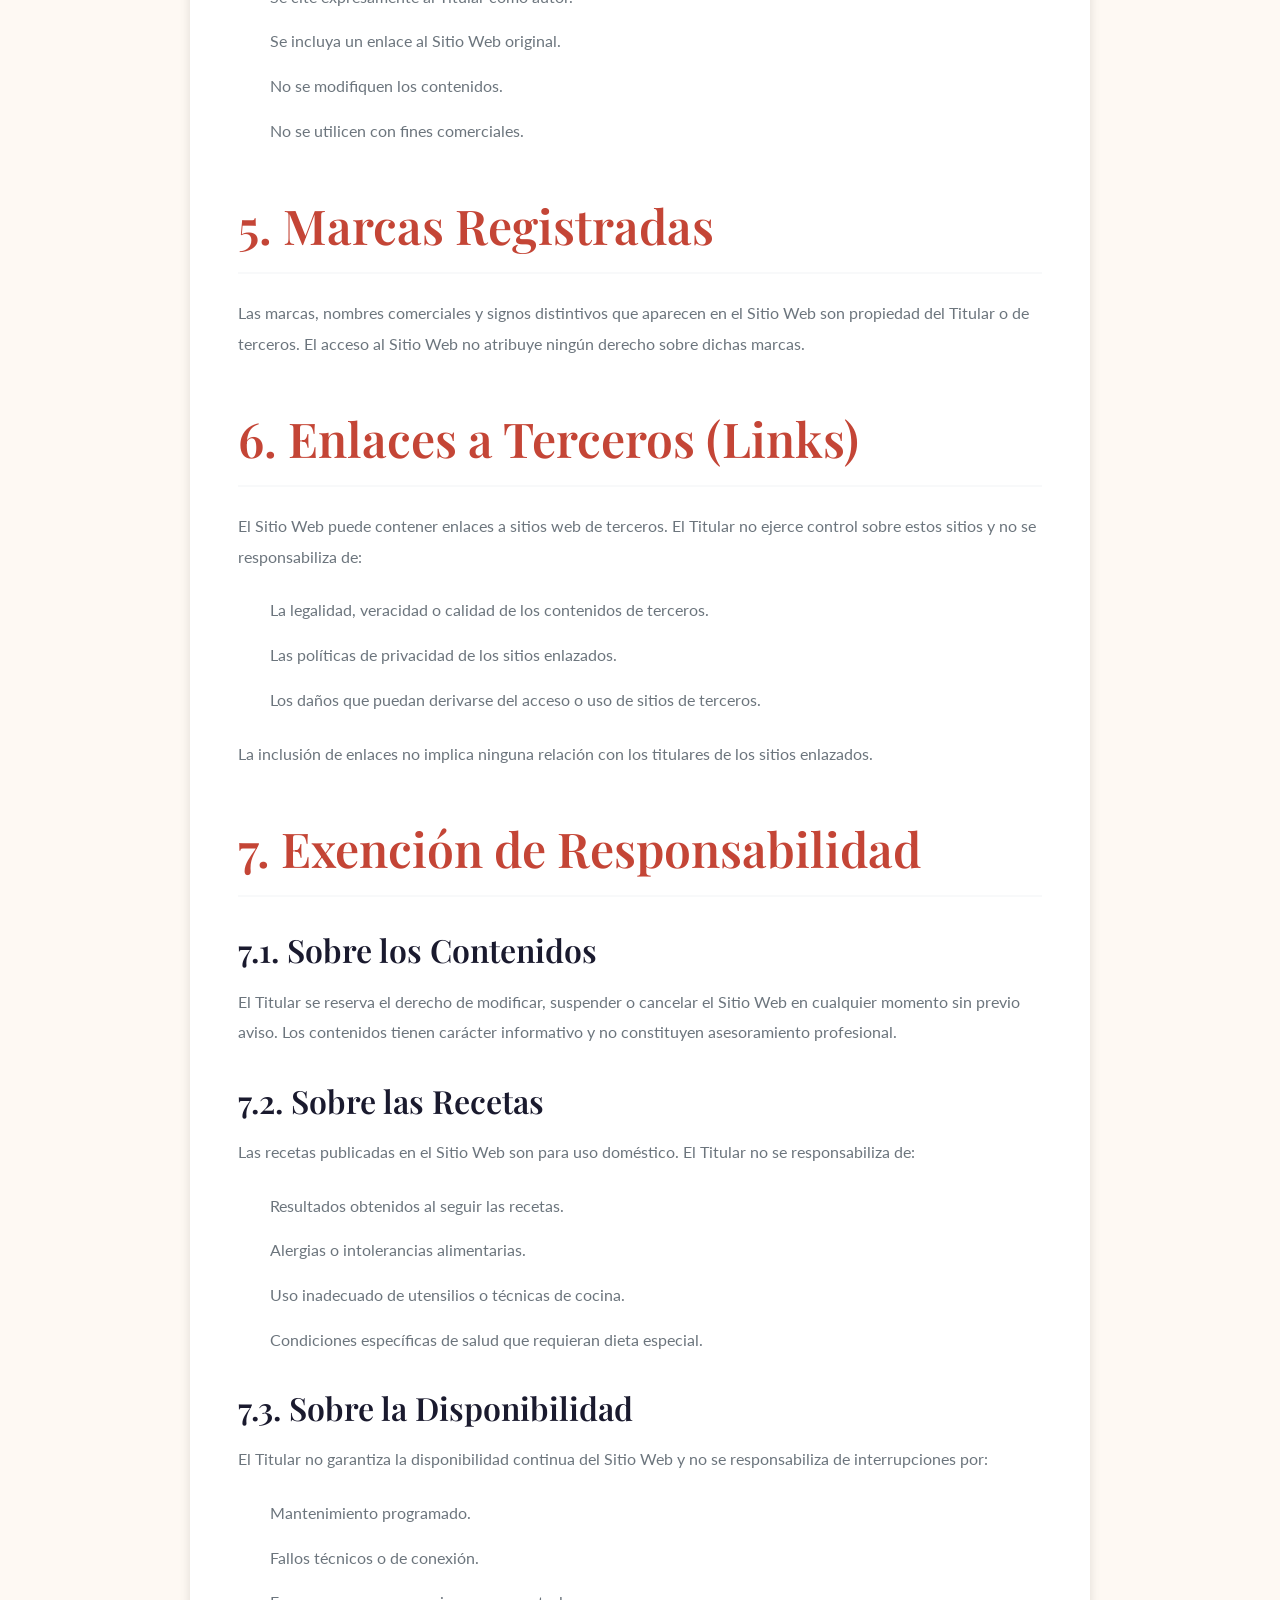
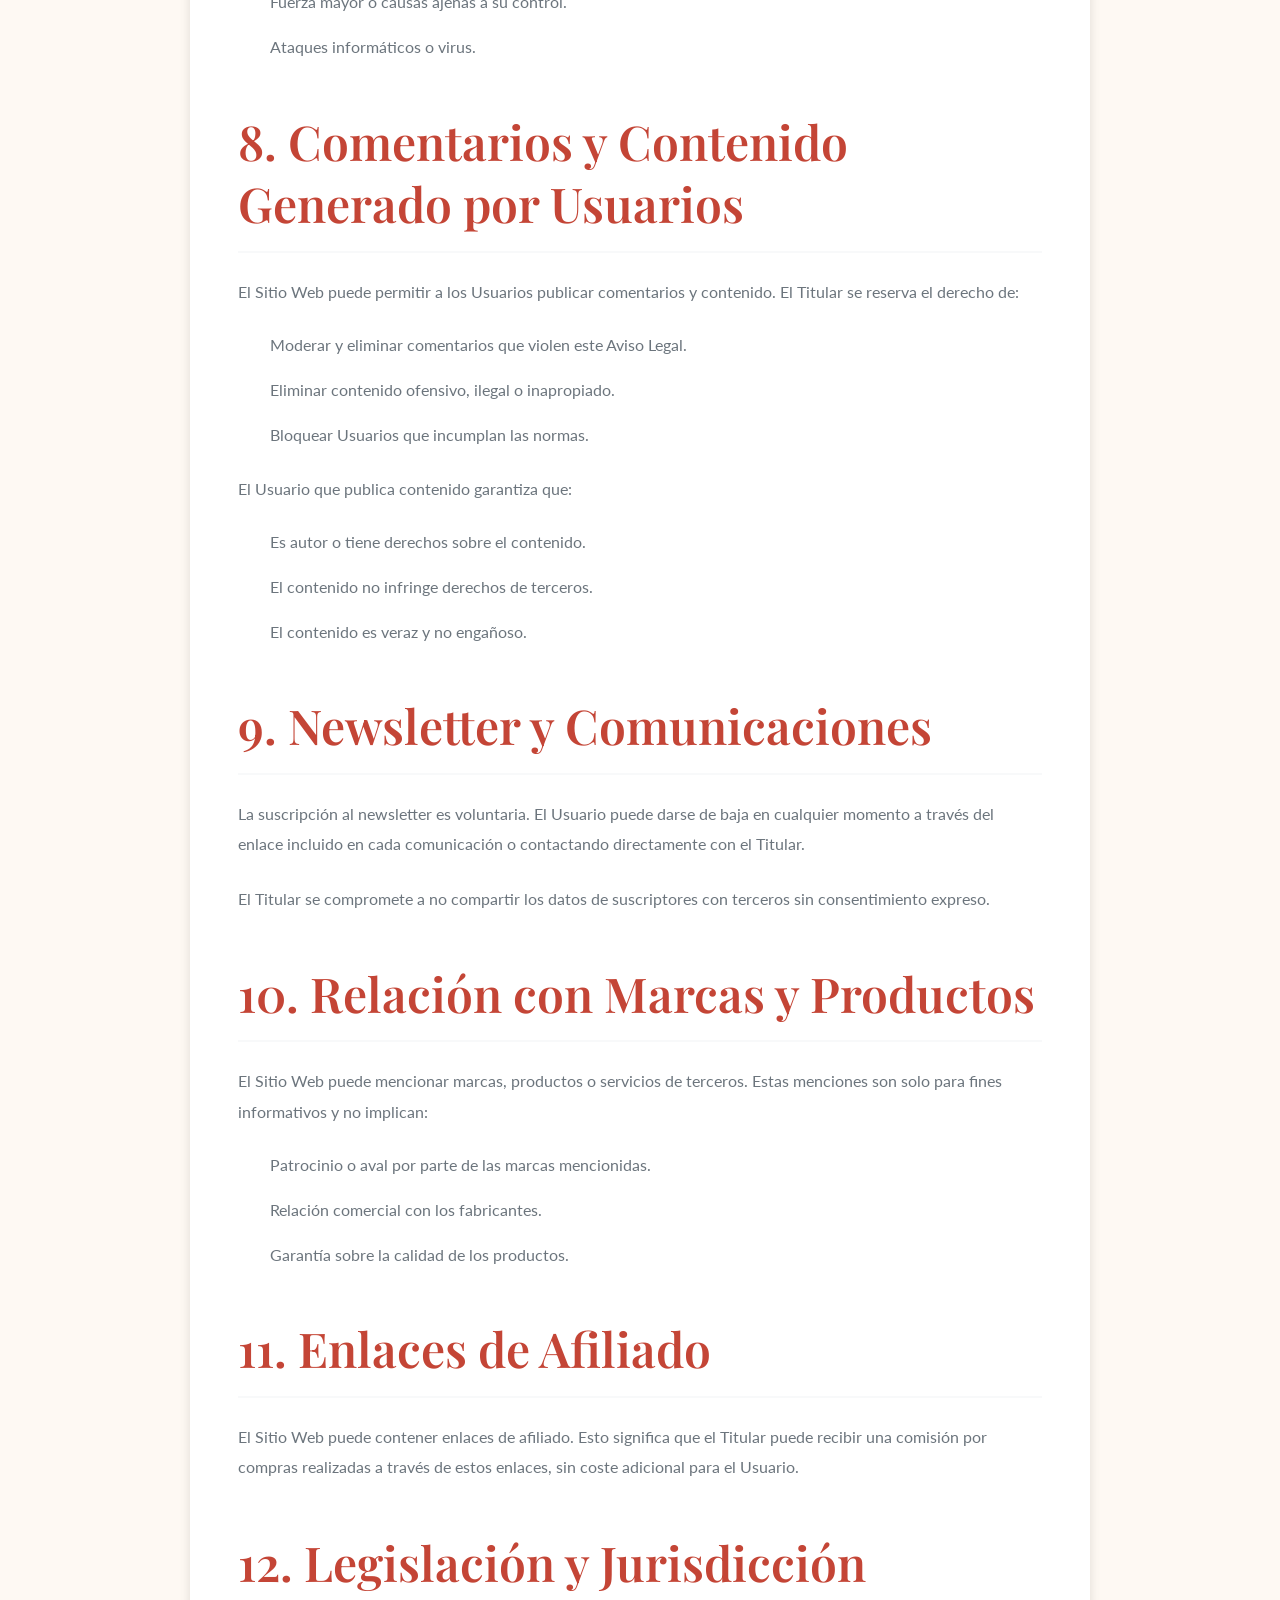
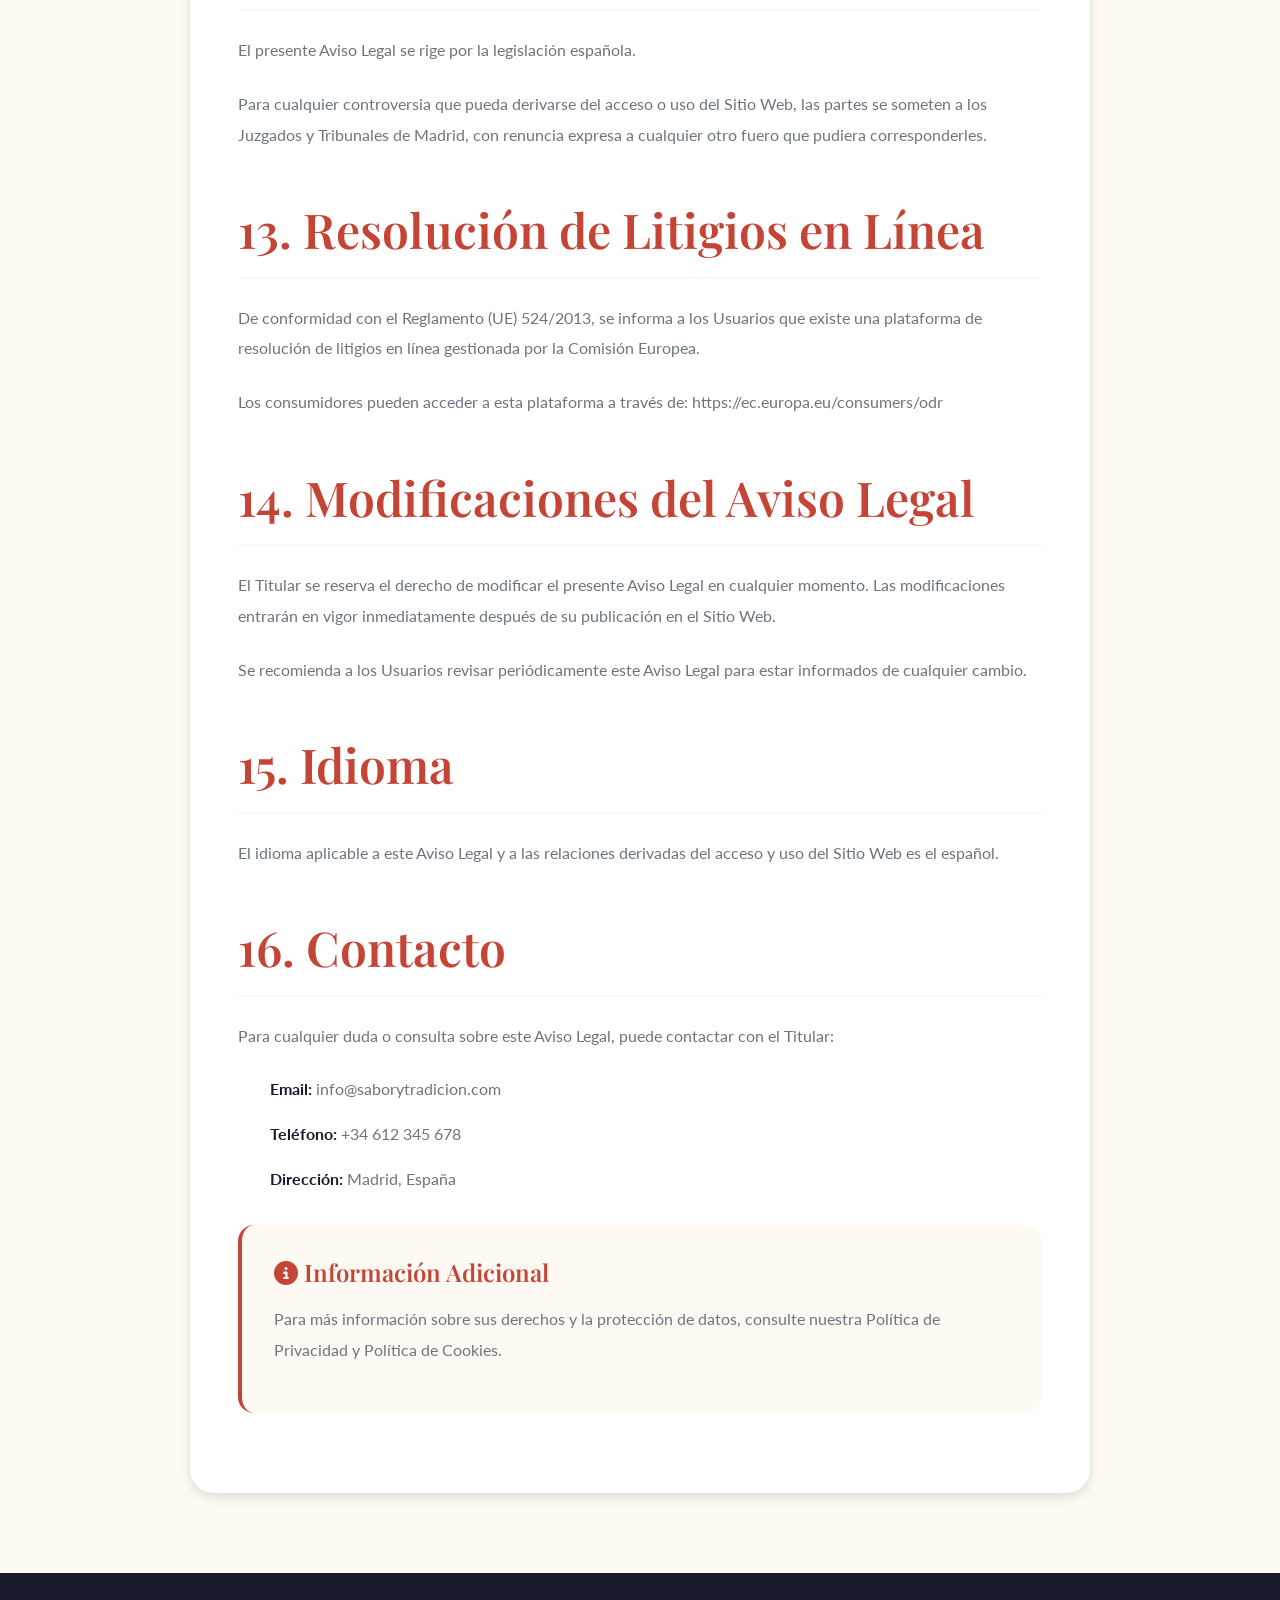
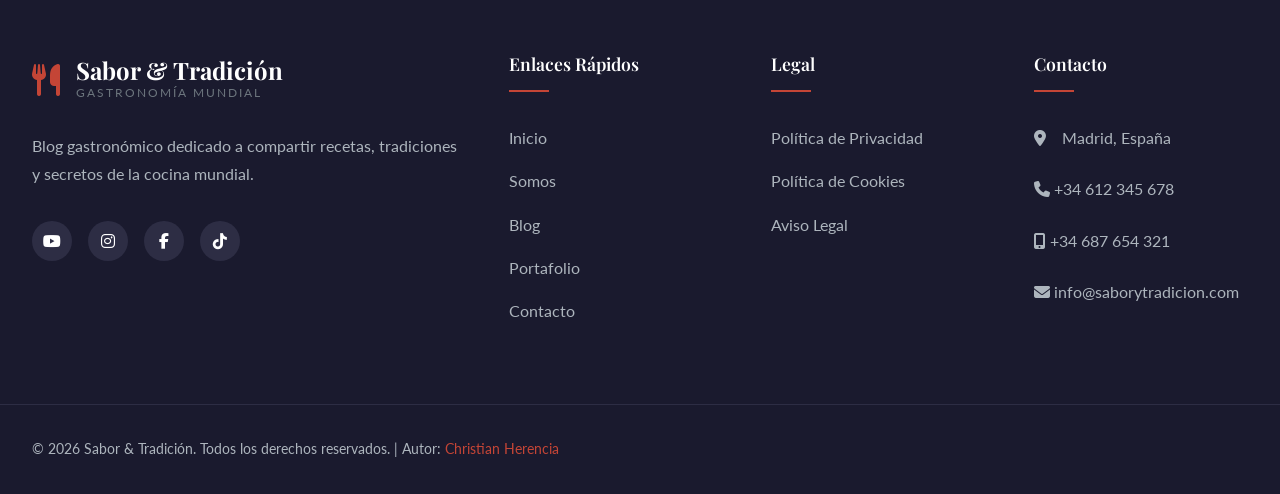
<file: aviso-legal.html>
<!DOCTYPE html>
<html lang="es">
<head>
    <meta charset="UTF-8">
    <meta name="viewport" content="width=device-width, initial-scale=1.0">
    <meta name="description" content="Aviso Legal de Sabor & Tradición - Términos y condiciones de uso del sitio web.">
    <meta name="robots" content="noindex, follow">
    <title>Aviso Legal | Sabor & Tradición</title>
    
    <!-- Google Fonts -->
    <link rel="preconnect" href="https://fonts.googleapis.com">
    <link rel="preconnect" href="https://fonts.gstatic.com" crossorigin>
    <link href="https://fonts.googleapis.com/css2?family=Playfair+Display:wght@400;500;600;700&family=Lato:wght@300;400;700&display=swap" rel="stylesheet">
    
    <!-- Font Awesome -->
    <link rel="stylesheet" href="https://cdnjs.cloudflare.com/ajax/libs/font-awesome/6.4.0/css/all.min.css">
    
    <!-- Main Styles -->
    <link rel="stylesheet" href="css/styles.css">
    
    <style>
        .legal-header {
            background: linear-gradient(135deg, var(--color-dark) 0%, var(--color-dark-light) 100%);
            padding: 150px 0 80px;
            text-align: center;
            color: var(--color-white);
        }
        
        .legal-header h1 {
            color: var(--color-white);
            margin-bottom: var(--spacing-sm);
        }
        
        .legal-content {
            padding: var(--spacing-xxl) 0;
            background: var(--color-cream);
        }
        
        .legal-container {
            max-width: 900px;
            margin: 0 auto;
            background: var(--color-white);
            padding: var(--spacing-xl);
            border-radius: var(--radius-xl);
            box-shadow: var(--shadow-md);
        }
        
        .legal-container h2 {
            color: var(--color-primary);
            margin-top: var(--spacing-xl);
            margin-bottom: var(--spacing-md);
            padding-bottom: var(--spacing-sm);
            border-bottom: 2px solid var(--color-light);
        }
        
        .legal-container h2:first-child {
            margin-top: 0;
        }
        
        .legal-container h3 {
            color: var(--color-dark);
            margin-top: var(--spacing-lg);
            margin-bottom: var(--spacing-sm);
        }
        
        .legal-container p {
            color: var(--color-gray);
            margin-bottom: var(--spacing-md);
            line-height: 1.9;
        }
        
        .legal-container ul {
            margin-bottom: var(--spacing-md);
            padding-left: var(--spacing-lg);
        }
        
        .legal-container li {
            margin-bottom: var(--spacing-sm);
            color: var(--color-gray);
            line-height: 1.8;
        }
        
        .legal-container strong {
            color: var(--color-dark);
        }
        
        .legal-update {
            background: var(--color-light);
            padding: var(--spacing-md);
            border-radius: var(--radius-md);
            margin-bottom: var(--spacing-xl);
            font-size: 0.9rem;
            color: var(--color-gray);
        }
        
        .legal-nav {
            display: flex;
            justify-content: center;
            gap: var(--spacing-md);
            margin-bottom: var(--spacing-xl);
            flex-wrap: wrap;
        }
        
        .legal-nav a {
            padding: 0.5rem 1rem;
            background: var(--color-white);
            border: 2px solid var(--color-light);
            border-radius: var(--radius-md);
            color: var(--color-gray);
            font-size: 0.9rem;
            transition: all var(--transition-fast);
        }
        
        .legal-nav a:hover,
        .legal-nav a.active {
            background: var(--color-primary);
            border-color: var(--color-primary);
            color: var(--color-white);
        }
        
        .info-box {
            background: var(--color-cream);
            padding: var(--spacing-lg);
            border-radius: var(--radius-lg);
            border-left: 4px solid var(--color-primary);
            margin: var(--spacing-lg) 0;
        }
        
        .info-box h4 {
            color: var(--color-primary);
            margin-bottom: var(--spacing-sm);
        }
        
        .info-box p {
            margin-bottom: var(--spacing-sm);
        }
    </style>
</head>
<body>
    <!-- Header -->
    <header class="header" id="header">
        <div class="header-top">
            <div class="container">
                <div class="header-top-content">
                    <div class="social-links">
                        <a href="https://youtube.com" target="_blank" aria-label="YouTube"><i class="fab fa-youtube"></i></a>
                        <a href="https://instagram.com" target="_blank" aria-label="Instagram"><i class="fab fa-instagram"></i></a>
                        <a href="https://facebook.com" target="_blank" aria-label="Facebook"><i class="fab fa-facebook-f"></i></a>
                        <a href="https://tiktok.com" target="_blank" aria-label="TikTok"><i class="fab fa-tiktok"></i></a>
                    </div>
                    <div class="contact-info">
                        <a href="tel:+34612345678"><i class="fas fa-phone"></i> +34 612 345 678</a>
                        <a href="mailto:info@saborytradicion.com"><i class="fas fa-envelope"></i> info@saborytradicion.com</a>
                    </div>
                </div>
            </div>
        </div>
        
        <nav class="navbar">
            <div class="container">
                <div class="nav-wrapper">
                    <a href="index.html" class="logo">
                        <span class="logo-icon"><i class="fas fa-utensils"></i></span>
                        <div class="logo-text">
                            <span class="logo-main">Sabor & Tradición</span>
                            <span class="logo-sub">Gastronomía Mundial</span>
                        </div>
                    </a>
                    
                    <ul class="nav-menu">
                        <li><a href="index.html">Inicio</a></li>
                        <li><a href="somos.html">Somos</a></li>
                        <li><a href="blog.html">Blog</a></li>
                        <li><a href="portafolio.html">Portafolio</a></li>
                        <li><a href="contacto.html">Contacto</a></li>
                    </ul>
                </div>
            </div>
        </nav>
    </header>

    <main>
        <section class="legal-header">
            <div class="container">
                <h1>Aviso Legal</h1>
                <p>Términos y condiciones de uso del sitio web</p>
                
                <div class="legal-nav">
                    <a href="privacidad.html">Privacidad</a>
                    <a href="cookies.html">Cookies</a>
                    <a href="aviso-legal.html" class="active">Aviso Legal</a>
                </div>
            </div>
        </section>

        <section class="legal-content">
            <div class="container">
                <div class="legal-container">
                    <div class="legal-update">
                        <strong>Última actualización:</strong> 15 de marzo de 2026
                    </div>
                    
                    <h2>1. Información General</h2>
                    <p>En cumplimiento con el deber de información recogido en el artículo 10 de la Ley 34/2002, de 11 de julio, de Servicios de la Sociedad de la Información y del Comercio Electrónico (LSSI-EC), se exponen los siguientes datos identificativos del titular del sitio web:</p>
                    
                    <div class="info-box">
                        <h4>Datos del Titular</h4>
                        <p><strong>Nombre:</strong> Christian Herencia</p>
                        <p><strong>Nombre Comercial:</strong> Sabor & Tradición</p>
                        <p><strong>Domicilio:</strong> Madrid, España</p>
                        <p><strong>Email:</strong> info@saborytradicion.com</p>
                        <p><strong>Teléfono:</strong> +34 612 345 678</p>
                        <p><strong>Sitio Web:</strong> https://saborytradicion.com</p>
                    </div>
                    
                    <h2>2. Objeto del Aviso Legal</h2>
                    <p>El presente Aviso Legal regula el acceso y uso del sitio web https://saborytradicion.com (en adelante, el "Sitio Web"), propiedad de Christian Herencia (en adelante, el "Titular").</p>
                    <p>El acceso y uso del Sitio Web atribuye la condición de USUARIO (en adelante, el "Usuario") y implica la aceptación plena y sin reservas de todas y cada una de las disposiciones incluidas en este Aviso Legal, así como de la Política de Privacidad y Política de Cookies.</p>
                    
                    <h2>3. Condiciones de Acceso y Uso</h2>
                    <h3>3.1. Gratuidad del Servicio</h3>
                    <p>El acceso al Sitio Web es gratuito, salvo en lo relativo al coste de la conexión a través de la red de telecomunicaciones suministrada por el proveedor de acceso contratado por el Usuario.</p>
                    
                    <h3>3.2. Registro de Usuario</h3>
                    <p>El acceso a la mayoría de los contenidos del Sitio Web no requiere previo registro. Sin embargo, para ciertos servicios (como la suscripción al newsletter) podrá solicitarse el registro del Usuario.</p>
                    <p>El Usuario se compromete a:</p>
                    <ul>
                        <li>Proporcionar información veraz, exacta, completa y actualizada.</li>
                        <li>Mantener la confidencialidad de sus datos de acceso.</li>
                        <li>Responsabilizarse de todas las actividades que ocurran bajo su cuenta.</li>
                        <li>Notificar inmediatamente cualquier uso no autorizado.</li>
                    </ul>
                    
                    <h3>3.3. Obligaciones del Usuario</h3>
                    <p>El Usuario se compromete a utilizar el Sitio Web de conformidad con la Ley, el presente Aviso Legal, y las buenas prácticas. En particular, se obliga a:</p>
                    <ul>
                        <li>No utilizar el Sitio Web para actividades ilícitas o lesivas de terceros.</li>
                        <li>No introducir virus o elementos nocivos en el sistema.</li>
                        <li>No intentar acceder a áreas restringidas del sistema.</li>
                        <li>No reproducir, distribuir o modificar los contenidos sin autorización.</li>
                        <li>No suplantar la identidad de otras personas o entidades.</li>
                        <li>No realizar scraping o extracción masiva de datos.</li>
                    </ul>
                    
                    <h2>4. Propiedad Intelectual e Industrial</h2>
                    <p>Todos los contenidos del Sitio Web (textos, imágenes, videos, audios, diseños, logotipos, software, etc.) son propiedad exclusiva del Titular o de terceros que han autorizado su uso.</p>
                    <p>Queda prohibida la reproducción, distribución, transformación, comunicación pública o cualquier otra forma de explotación de los contenidos sin autorización expresa y por escrito del Titular.</p>
                    
                    <h3>Uso Permitido</h3>
                    <p>Se autoriza el uso personal y no comercial de los contenidos, siempre que:</p>
                    <ul>
                        <li>Se cite expresamente al Titular como autor.</li>
                        <li>Se incluya un enlace al Sitio Web original.</li>
                        <li>No se modifiquen los contenidos.</li>
                        <li>No se utilicen con fines comerciales.</li>
                    </ul>
                    
                    <h2>5. Marcas Registradas</h2>
                    <p>Las marcas, nombres comerciales y signos distintivos que aparecen en el Sitio Web son propiedad del Titular o de terceros. El acceso al Sitio Web no atribuye ningún derecho sobre dichas marcas.</p>
                    
                    <h2>6. Enlaces a Terceros (Links)</h2>
                    <p>El Sitio Web puede contener enlaces a sitios web de terceros. El Titular no ejerce control sobre estos sitios y no se responsabiliza de:</p>
                    <ul>
                        <li>La legalidad, veracidad o calidad de los contenidos de terceros.</li>
                        <li>Las políticas de privacidad de los sitios enlazados.</li>
                        <li>Los daños que puedan derivarse del acceso o uso de sitios de terceros.</li>
                    </ul>
                    <p>La inclusión de enlaces no implica ninguna relación con los titulares de los sitios enlazados.</p>
                    
                    <h2>7. Exención de Responsabilidad</h2>
                    <h3>7.1. Sobre los Contenidos</h3>
                    <p>El Titular se reserva el derecho de modificar, suspender o cancelar el Sitio Web en cualquier momento sin previo aviso. Los contenidos tienen carácter informativo y no constituyen asesoramiento profesional.</p>
                    
                    <h3>7.2. Sobre las Recetas</h3>
                    <p>Las recetas publicadas en el Sitio Web son para uso doméstico. El Titular no se responsabiliza de:</p>
                    <ul>
                        <li>Resultados obtenidos al seguir las recetas.</li>
                        <li>Alergias o intolerancias alimentarias.</li>
                        <li>Uso inadecuado de utensilios o técnicas de cocina.</li>
                        <li>Condiciones específicas de salud que requieran dieta especial.</li>
                    </ul>
                    
                    <h3>7.3. Sobre la Disponibilidad</h3>
                    <p>El Titular no garantiza la disponibilidad continua del Sitio Web y no se responsabiliza de interrupciones por:</p>
                    <ul>
                        <li>Mantenimiento programado.</li>
                        <li>Fallos técnicos o de conexión.</li>
                        <li>Fuerza mayor o causas ajenas a su control.</li>
                        <li>Ataques informáticos o virus.</li>
                    </ul>
                    
                    <h2>8. Comentarios y Contenido Generado por Usuarios</h2>
                    <p>El Sitio Web puede permitir a los Usuarios publicar comentarios y contenido. El Titular se reserva el derecho de:</p>
                    <ul>
                        <li>Moderar y eliminar comentarios que violen este Aviso Legal.</li>
                        <li>Eliminar contenido ofensivo, ilegal o inapropiado.</li>
                        <li>Bloquear Usuarios que incumplan las normas.</li>
                    </ul>
                    <p>El Usuario que publica contenido garantiza que:</p>
                    <ul>
                        <li>Es autor o tiene derechos sobre el contenido.</li>
                        <li>El contenido no infringe derechos de terceros.</li>
                        <li>El contenido es veraz y no engañoso.</li>
                    </ul>
                    
                    <h2>9. Newsletter y Comunicaciones</h2>
                    <p>La suscripción al newsletter es voluntaria. El Usuario puede darse de baja en cualquier momento a través del enlace incluido en cada comunicación o contactando directamente con el Titular.</p>
                    <p>El Titular se compromete a no compartir los datos de suscriptores con terceros sin consentimiento expreso.</p>
                    
                    <h2>10. Relación con Marcas y Productos</h2>
                    <p>El Sitio Web puede mencionar marcas, productos o servicios de terceros. Estas menciones son solo para fines informativos y no implican:</p>
                    <ul>
                        <li>Patrocinio o aval por parte de las marcas mencionidas.</li>
                        <li>Relación comercial con los fabricantes.</li>
                        <li>Garantía sobre la calidad de los productos.</li>
                    </ul>
                    
                    <h2>11. Enlaces de Afiliado</h2>
                    <p>El Sitio Web puede contener enlaces de afiliado. Esto significa que el Titular puede recibir una comisión por compras realizadas a través de estos enlaces, sin coste adicional para el Usuario.</p>
                    
                    <h2>12. Legislación y Jurisdicción</h2>
                    <p>El presente Aviso Legal se rige por la legislación española.</p>
                    <p>Para cualquier controversia que pueda derivarse del acceso o uso del Sitio Web, las partes se someten a los Juzgados y Tribunales de Madrid, con renuncia expresa a cualquier otro fuero que pudiera corresponderles.</p>
                    
                    <h2>13. Resolución de Litigios en Línea</h2>
                    <p>De conformidad con el Reglamento (UE) 524/2013, se informa a los Usuarios que existe una plataforma de resolución de litigios en línea gestionada por la Comisión Europea.</p>
                    <p>Los consumidores pueden acceder a esta plataforma a través de: <a href="https://ec.europa.eu/consumers/odr" target="_blank">https://ec.europa.eu/consumers/odr</a></p>
                    
                    <h2>14. Modificaciones del Aviso Legal</h2>
                    <p>El Titular se reserva el derecho de modificar el presente Aviso Legal en cualquier momento. Las modificaciones entrarán en vigor inmediatamente después de su publicación en el Sitio Web.</p>
                    <p>Se recomienda a los Usuarios revisar periódicamente este Aviso Legal para estar informados de cualquier cambio.</p>
                    
                    <h2>15. Idioma</h2>
                    <p>El idioma aplicable a este Aviso Legal y a las relaciones derivadas del acceso y uso del Sitio Web es el español.</p>
                    
                    <h2>16. Contacto</h2>
                    <p>Para cualquier duda o consulta sobre este Aviso Legal, puede contactar con el Titular:</p>
                    <ul>
                        <li><strong>Email:</strong> info@saborytradicion.com</li>
                        <li><strong>Teléfono:</strong> +34 612 345 678</li>
                        <li><strong>Dirección:</strong> Madrid, España</li>
                    </ul>
                    
                    <div class="info-box">
                        <h4><i class="fas fa-info-circle"></i> Información Adicional</h4>
                        <p>Para más información sobre sus derechos y la protección de datos, consulte nuestra <a href="privacidad.html">Política de Privacidad</a> y <a href="cookies.html">Política de Cookies</a>.</p>
                    </div>
                </div>
            </div>
        </section>
    </main>

    <!-- Footer -->
    <footer class="footer">
        <div class="footer-top">
            <div class="container">
                <div class="footer-grid">
                    <div class="footer-column">
                        <div class="footer-logo">
                            <span class="logo-icon"><i class="fas fa-utensils"></i></span>
                            <div class="logo-text">
                                <span class="logo-main">Sabor & Tradición</span>
                                <span class="logo-sub">Gastronomía Mundial</span>
                            </div>
                        </div>
                        <p class="footer-description">
                            Blog gastronómico dedicado a compartir recetas, tradiciones y secretos de la cocina mundial.
                        </p>
                        <div class="footer-social">
                            <a href="https://youtube.com" target="_blank" aria-label="YouTube"><i class="fab fa-youtube"></i></a>
                            <a href="https://instagram.com" target="_blank" aria-label="Instagram"><i class="fab fa-instagram"></i></a>
                            <a href="https://facebook.com" target="_blank" aria-label="Facebook"><i class="fab fa-facebook-f"></i></a>
                            <a href="https://tiktok.com" target="_blank" aria-label="TikTok"><i class="fab fa-tiktok"></i></a>
                        </div>
                    </div>
                    
                    <div class="footer-column">
                        <h4>Enlaces Rápidos</h4>
                        <ul class="footer-links">
                            <li><a href="index.html">Inicio</a></li>
                            <li><a href="somos.html">Somos</a></li>
                            <li><a href="blog.html">Blog</a></li>
                            <li><a href="portafolio.html">Portafolio</a></li>
                            <li><a href="contacto.html">Contacto</a></li>
                        </ul>
                    </div>
                    
                    <div class="footer-column">
                        <h4>Legal</h4>
                        <ul class="footer-links">
                            <li><a href="privacidad.html">Política de Privacidad</a></li>
                            <li><a href="cookies.html">Política de Cookies</a></li>
                            <li><a href="aviso-legal.html">Aviso Legal</a></li>
                        </ul>
                    </div>
                    
                    <div class="footer-column">
                        <h4>Contacto</h4>
                        <ul class="footer-contact">
                            <li><i class="fas fa-map-marker-alt"></i> Madrid, España</li>
                            <li><a href="tel:+34612345678"><i class="fas fa-phone"></i> +34 612 345 678</a></li>
                            <li><a href="tel:+34687654321"><i class="fas fa-mobile-alt"></i> +34 687 654 321</a></li>
                            <li><a href="mailto:info@saborytradicion.com"><i class="fas fa-envelope"></i> info@saborytradicion.com</a></li>
                        </ul>
                    </div>
                </div>
            </div>
        </div>
        
        <div class="footer-bottom">
            <div class="container">
                <div class="footer-bottom-content">
                    <p class="copyright">
                        &copy; 2026 Sabor & Tradición. Todos los derechos reservados. | Autor: <a href="https://christian-freelance.us/" target="_blank">Christian Herencia</a>
                    </p>
                </div>
            </div>
        </div>
    </footer>
</body>
</html>
</file>
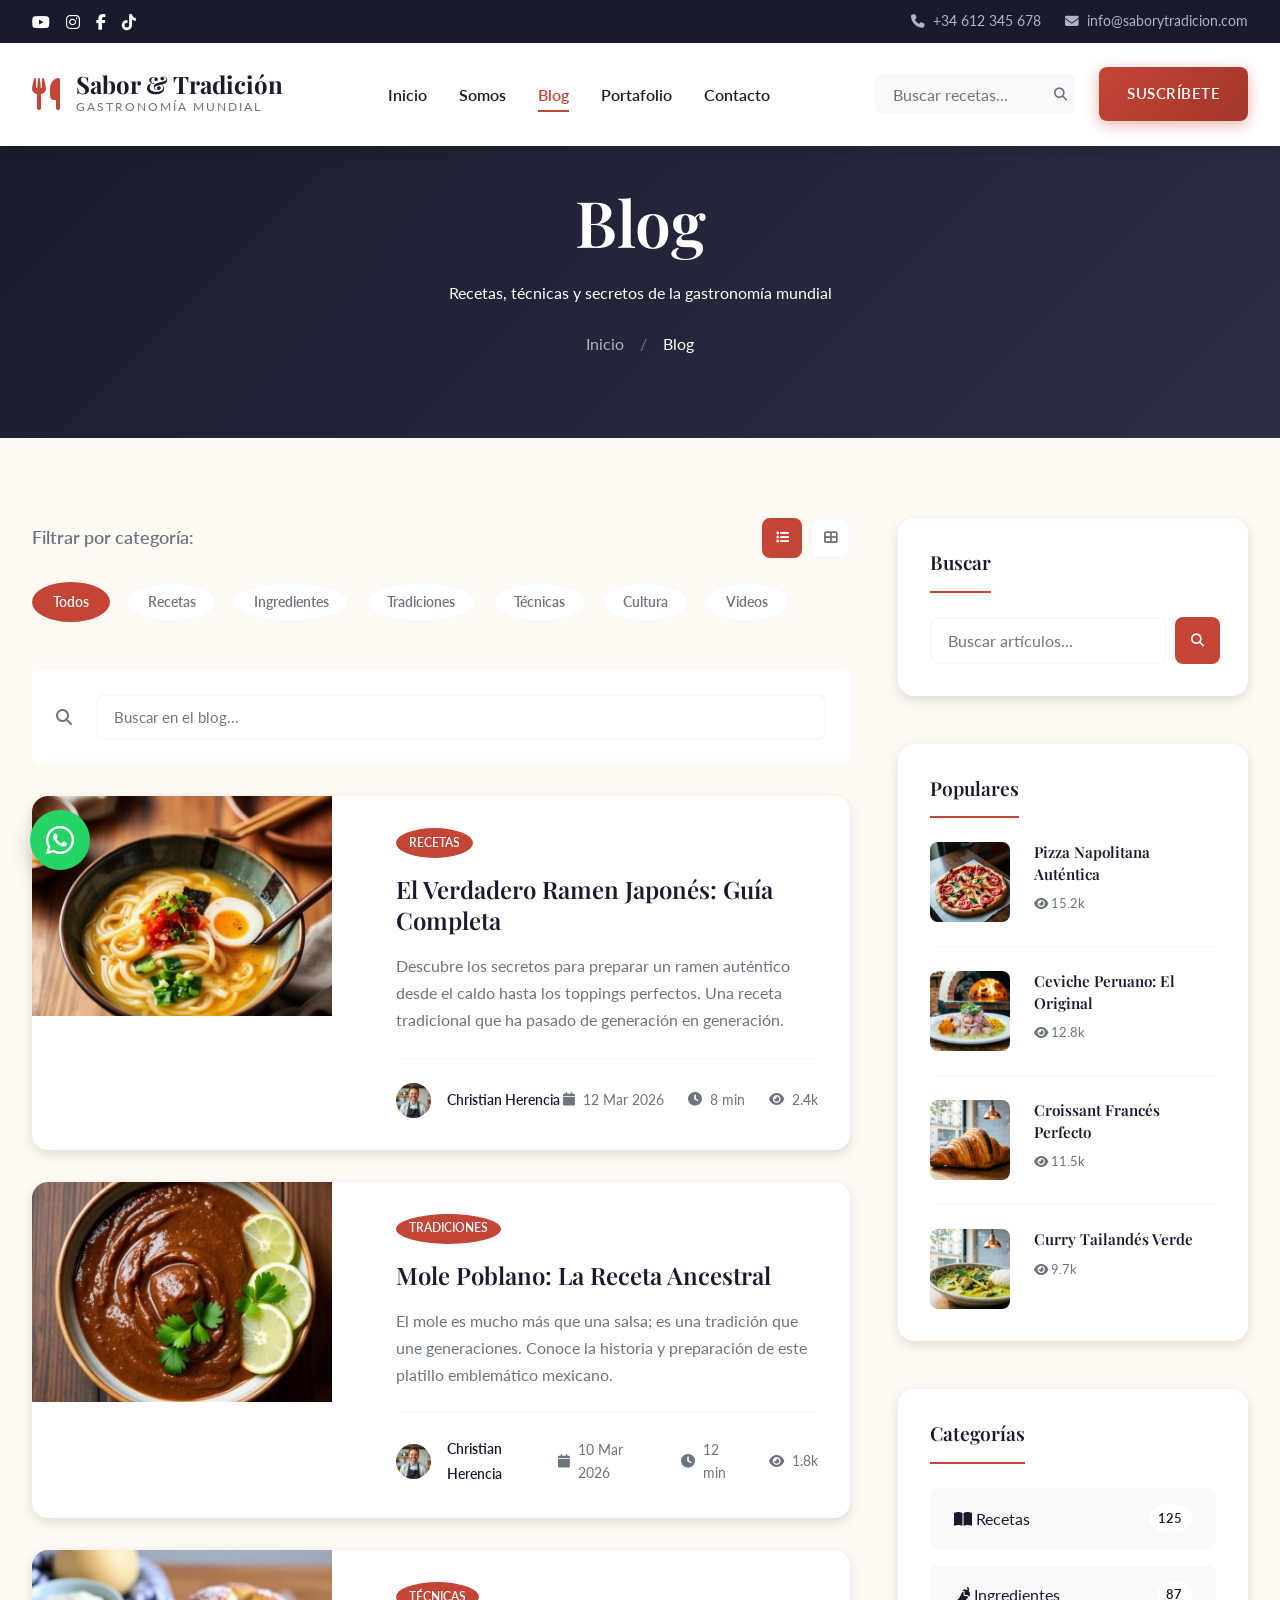
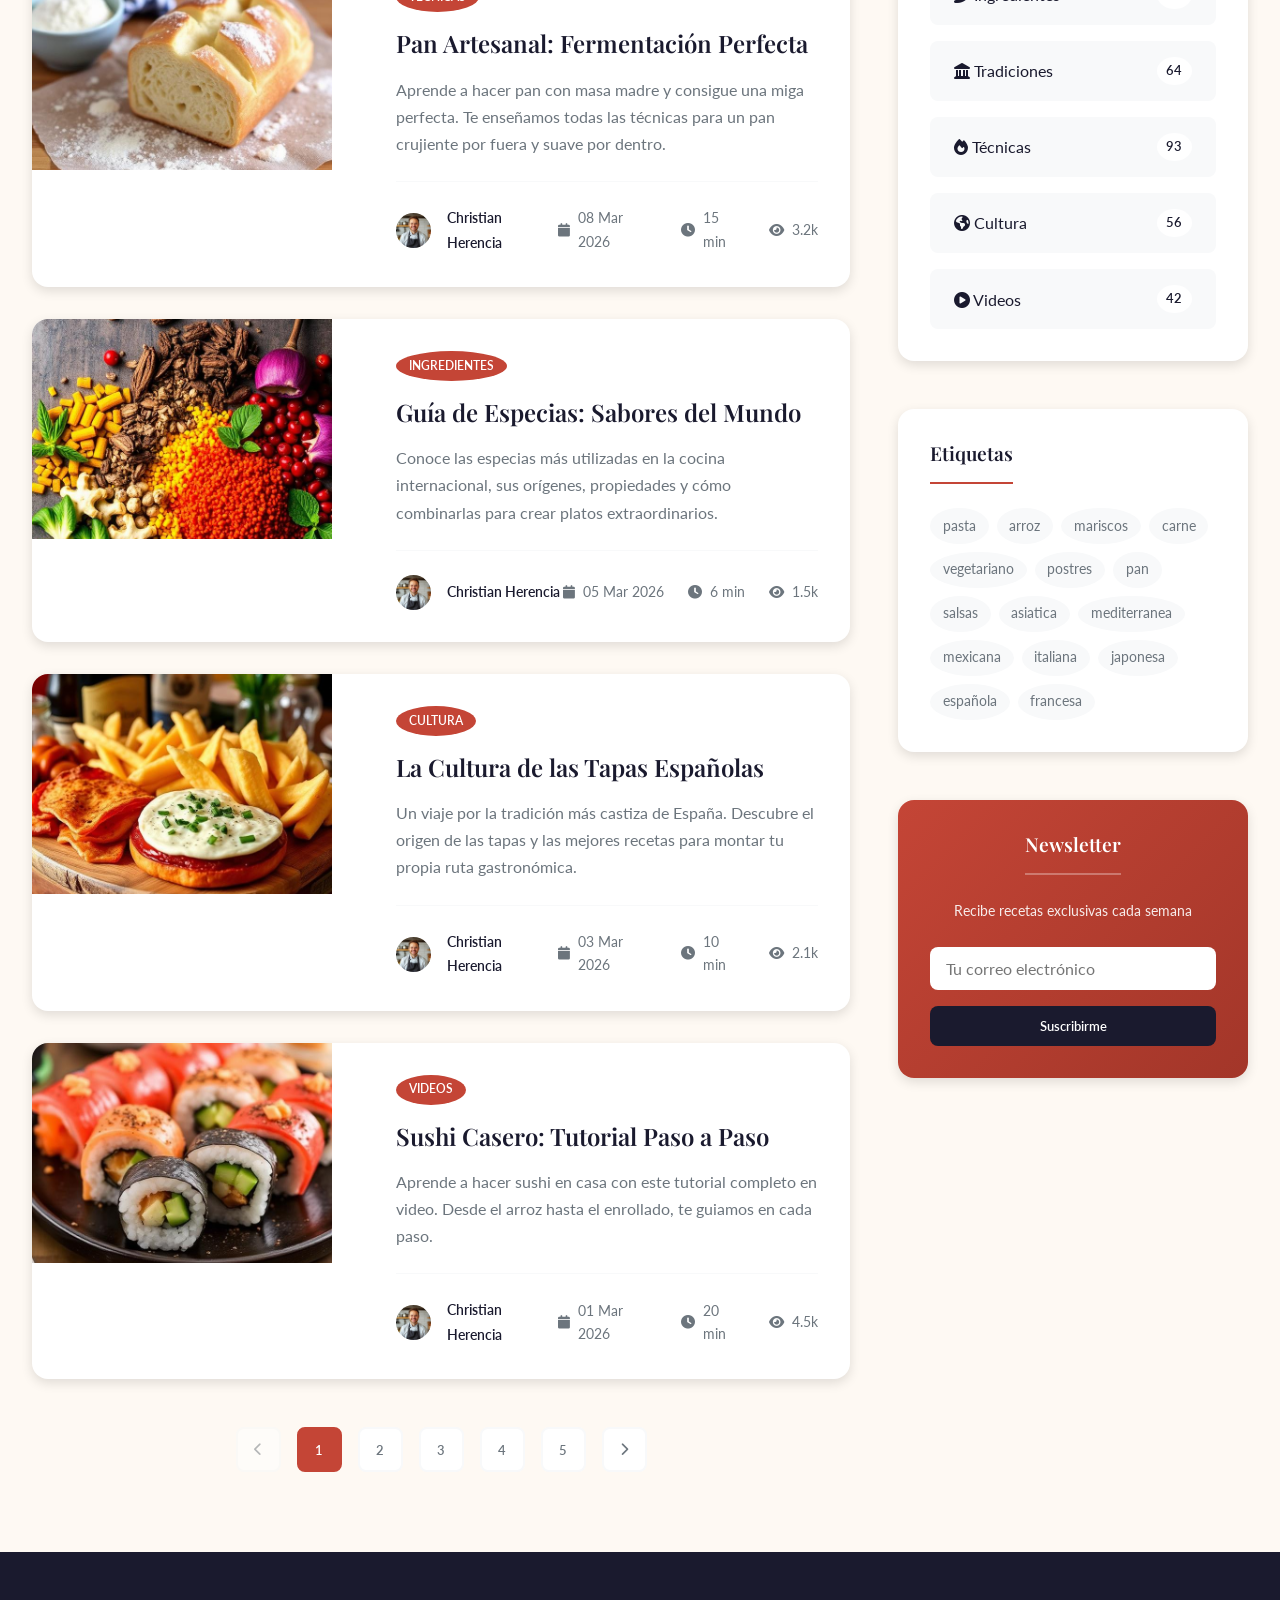
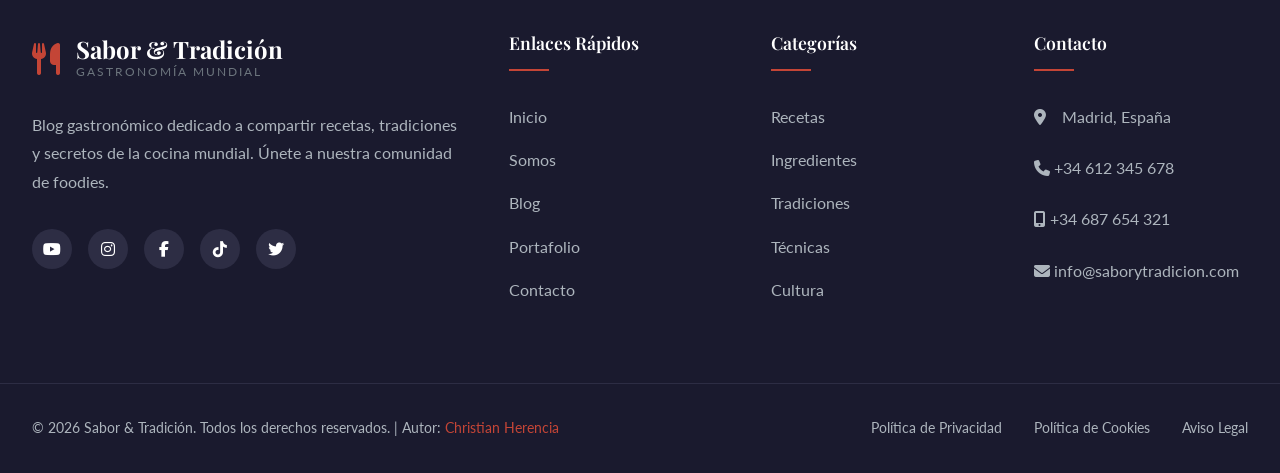
<file: blog.html>
<!DOCTYPE html>
<html lang="es">
<head>
    <meta charset="UTF-8">
    <meta name="viewport" content="width=device-width, initial-scale=1.0">
    <meta name="description" content="Explora nuestro blog gastronómico con recetas, técnicas, ingredientes y tradiciones culinarias de todo el mundo. Artículos actualizados semanalmente.">
    <meta name="keywords" content="blog comida, recetas, gastronomia, cocina, articulos culinarios, food blog">
    <meta name="author" content="Christian Herencia">
    <meta name="robots" content="index, follow">
    
    <!-- Open Graph -->
    <meta property="og:type" content="website">
    <meta property="og:title" content="Blog | Sabor & Tradición">
    <meta property="og:description" content="Recetas, técnicas y secretos de la gastronomía mundial">
    <meta property="og:image" content="images/og-blog.jpg">
    
    <title>Blog | Sabor & Tradición - Recetas y Artículos Gastronómicos</title>
    
    <!-- Google Fonts -->
    <link rel="preconnect" href="https://fonts.googleapis.com">
    <link rel="preconnect" href="https://fonts.gstatic.com" crossorigin>
    <link href="https://fonts.googleapis.com/css2?family=Playfair+Display:wght@400;500;600;700&family=Lato:wght@300;400;700&family=Dancing+Script:wght@400;500;600;700&display=swap" rel="stylesheet">
    
    <!-- Font Awesome -->
    <link rel="stylesheet" href="https://cdnjs.cloudflare.com/ajax/libs/font-awesome/6.4.0/css/all.min.css">
    
    <!-- Main Styles -->
    <link rel="stylesheet" href="css/styles.css">
    
    <!-- Page Specific Styles -->
    <style>
        .page-header {
            background: linear-gradient(135deg, var(--color-dark) 0%, var(--color-dark-light) 100%);
            padding: 180px 0 80px;
            text-align: center;
            color: var(--color-white);
        }
        
        .page-header h1 {
            color: var(--color-white);
            margin-bottom: var(--spacing-sm);
        }
        
        .breadcrumb {
            display: flex;
            justify-content: center;
            gap: var(--spacing-sm);
            margin-top: var(--spacing-md);
        }
        
        .breadcrumb a {
            color: var(--color-gray-light);
            transition: color var(--transition-fast);
        }
        
        .breadcrumb a:hover {
            color: var(--color-primary);
        }
        
        .breadcrumb .separator {
            color: var(--color-gray);
        }
        
        .blog-section {
            padding: var(--spacing-xxl) 0;
            background: var(--color-cream);
        }
        
        .blog-container {
            display: grid;
            grid-template-columns: 1fr 350px;
            gap: var(--spacing-xl);
        }
        
        .blog-filters {
            margin-bottom: var(--spacing-xl);
        }
        
        .filter-header {
            display: flex;
            justify-content: space-between;
            align-items: center;
            margin-bottom: var(--spacing-md);
        }
        
        .filter-title {
            font-size: 1.1rem;
            font-weight: 600;
            color: var(--color-gray);
        }
        
        .view-options {
            display: flex;
            gap: var(--spacing-xs);
        }
        
        .view-btn {
            width: 40px;
            height: 40px;
            display: flex;
            align-items: center;
            justify-content: center;
            background: var(--color-white);
            border: 2px solid var(--color-light);
            border-radius: var(--radius-md);
            color: var(--color-gray);
            transition: all var(--transition-fast);
        }
        
        .view-btn:hover,
        .view-btn.active {
            background: var(--color-primary);
            border-color: var(--color-primary);
            color: var(--color-white);
        }
        
        .category-filters {
            display: flex;
            flex-wrap: wrap;
            gap: var(--spacing-sm);
        }
        
        .category-filter {
            padding: 0.6rem 1.2rem;
            background: var(--color-white);
            border: 2px solid var(--color-light);
            border-radius: var(--radius-full);
            font-size: 0.9rem;
            font-weight: 600;
            color: var(--color-gray);
            cursor: pointer;
            transition: all var(--transition-fast);
        }
        
        .category-filter:hover,
        .category-filter.active {
            background: var(--color-primary);
            border-color: var(--color-primary);
            color: var(--color-white);
        }
        
        .search-header {
            background: var(--color-white);
            padding: var(--spacing-md);
            border-radius: var(--radius-md);
            margin-bottom: var(--spacing-lg);
            display: flex;
            align-items: center;
            gap: var(--spacing-md);
        }
        
        .search-header input {
            flex: 1;
            padding: 0.75rem 1rem;
            border: 2px solid var(--color-light);
            border-radius: var(--radius-md);
            font-size: 0.95rem;
        }
        
        .search-header input:focus {
            outline: none;
            border-color: var(--color-primary);
        }
        
        .articles-list {
            display: flex;
            flex-direction: column;
            gap: var(--spacing-lg);
        }
        
        .article-item {
            display: grid;
            grid-template-columns: 300px 1fr;
            gap: var(--spacing-lg);
            background: var(--color-white);
            border-radius: var(--radius-lg);
            overflow: hidden;
            box-shadow: var(--shadow-md);
            transition: all var(--transition-base);
        }
        
        .article-item:hover {
            transform: translateX(5px);
            box-shadow: var(--shadow-xl);
        }
        
        .article-item-image {
            height: 220px;
            overflow: hidden;
        }
        
        .article-item-image img {
            width: 100%;
            height: 100%;
            object-fit: cover;
            transition: transform var(--transition-slow);
        }
        
        .article-item:hover .article-item-image img {
            transform: scale(1.1);
        }
        
        .article-item-content {
            padding: var(--spacing-lg);
            display: flex;
            flex-direction: column;
        }
        
        .article-item-category {
            display: inline-block;
            padding: 0.3rem 0.8rem;
            background: var(--color-primary);
            color: var(--color-white);
            border-radius: var(--radius-full);
            font-size: 0.75rem;
            font-weight: 600;
            text-transform: uppercase;
            margin-bottom: var(--spacing-sm);
            width: fit-content;
        }
        
        .article-item-title {
            font-size: 1.5rem;
            margin-bottom: var(--spacing-sm);
            transition: color var(--transition-fast);
        }
        
        .article-item:hover .article-item-title {
            color: var(--color-primary);
        }
        
        .article-item-excerpt {
            color: var(--color-gray);
            margin-bottom: var(--spacing-md);
            display: -webkit-box;
            -webkit-line-clamp: 3;
            -webkit-box-orient: vertical;
            overflow: hidden;
        }
        
        .article-item-meta {
            display: flex;
            align-items: center;
            justify-content: space-between;
            margin-top: auto;
            padding-top: var(--spacing-md);
            border-top: 1px solid var(--color-light);
        }
        
        .article-item-author {
            display: flex;
            align-items: center;
            gap: var(--spacing-sm);
        }
        
        .article-item-author img {
            width: 35px;
            height: 35px;
            border-radius: var(--radius-full);
            object-fit: cover;
        }
        
        .article-item-author span {
            font-weight: 600;
            font-size: 0.9rem;
        }
        
        .article-item-stats {
            display: flex;
            gap: var(--spacing-md);
            font-size: 0.85rem;
            color: var(--color-gray);
        }
        
        .article-item-stats span {
            display: flex;
            align-items: center;
            gap: var(--spacing-xs);
        }
        
        /* Sidebar */
        .blog-sidebar {
            display: flex;
            flex-direction: column;
            gap: var(--spacing-xl);
        }
        
        .sidebar-widget {
            background: var(--color-white);
            padding: var(--spacing-lg);
            border-radius: var(--radius-lg);
            box-shadow: var(--shadow-md);
        }
        
        .sidebar-widget h3 {
            font-size: 1.2rem;
            margin-bottom: var(--spacing-md);
            padding-bottom: var(--spacing-sm);
            border-bottom: 2px solid var(--color-primary);
            display: inline-block;
        }
        
        .search-widget-form {
            display: flex;
            gap: var(--spacing-xs);
        }
        
        .search-widget-form input {
            flex: 1;
            padding: 0.75rem 1rem;
            border: 2px solid var(--color-light);
            border-radius: var(--radius-md);
        }
        
        .search-widget-form input:focus {
            outline: none;
            border-color: var(--color-primary);
        }
        
        .search-widget-form button {
            padding: 0.75rem 1rem;
            background: var(--color-primary);
            color: var(--color-white);
            border-radius: var(--radius-md);
            transition: background var(--transition-fast);
        }
        
        .search-widget-form button:hover {
            background: var(--color-primary-dark);
        }
        
        .popular-posts {
            display: flex;
            flex-direction: column;
            gap: var(--spacing-md);
        }
        
        .popular-post {
            display: flex;
            gap: var(--spacing-md);
            padding-bottom: var(--spacing-md);
            border-bottom: 1px solid var(--color-light);
        }
        
        .popular-post:last-child {
            border-bottom: none;
            padding-bottom: 0;
        }
        
        .popular-post-image {
            width: 80px;
            height: 80px;
            border-radius: var(--radius-md);
            overflow: hidden;
            flex-shrink: 0;
        }
        
        .popular-post-image img {
            width: 100%;
            height: 100%;
            object-fit: cover;
        }
        
        .popular-post-content h4 {
            font-size: 0.95rem;
            margin-bottom: var(--spacing-xs);
            line-height: 1.4;
        }
        
        .popular-post-content h4 a {
            color: var(--color-dark);
            transition: color var(--transition-fast);
        }
        
        .popular-post-content h4 a:hover {
            color: var(--color-primary);
        }
        
        .popular-post-meta {
            font-size: 0.8rem;
            color: var(--color-gray);
        }
        
        .categories-list {
            display: flex;
            flex-direction: column;
            gap: var(--spacing-sm);
        }
        
        .category-list-item {
            display: flex;
            justify-content: space-between;
            align-items: center;
            padding: var(--spacing-sm) var(--spacing-md);
            background: var(--color-light);
            border-radius: var(--radius-md);
            cursor: pointer;
            transition: all var(--transition-fast);
        }
        
        .category-list-item:hover {
            background: var(--color-primary);
            color: var(--color-white);
        }
        
        .category-list-item:hover .category-count {
            background: var(--color-white);
            color: var(--color-primary);
        }
        
        .category-count {
            background: var(--color-white);
            padding: 0.2rem 0.6rem;
            border-radius: var(--radius-full);
            font-size: 0.8rem;
            font-weight: 600;
        }
        
        .tags-cloud {
            display: flex;
            flex-wrap: wrap;
            gap: var(--spacing-xs);
        }
        
        .tag {
            padding: 0.4rem 0.8rem;
            background: var(--color-light);
            border-radius: var(--radius-full);
            font-size: 0.85rem;
            color: var(--color-gray);
            transition: all var(--transition-fast);
        }
        
        .tag:hover {
            background: var(--color-primary);
            color: var(--color-white);
        }
        
        .newsletter-widget {
            text-align: center;
            background: linear-gradient(135deg, var(--color-primary) 0%, var(--color-primary-dark) 100%);
            color: var(--color-white);
        }
        
        .newsletter-widget h3 {
            color: var(--color-white);
            border-bottom-color: rgba(255,255,255,0.3);
        }
        
        .newsletter-widget p {
            font-size: 0.9rem;
            margin-bottom: var(--spacing-md);
            opacity: 0.9;
        }
        
        .newsletter-widget-form input {
            width: 100%;
            padding: 0.75rem 1rem;
            border: none;
            border-radius: var(--radius-md);
            margin-bottom: var(--spacing-sm);
        }
        
        .newsletter-widget-form button {
            width: 100%;
            padding: 0.75rem;
            background: var(--color-dark);
            color: var(--color-white);
            border: none;
            border-radius: var(--radius-md);
            font-weight: 600;
            cursor: pointer;
            transition: background var(--transition-fast);
        }
        
        .newsletter-widget-form button:hover {
            background: var(--color-dark-light);
        }
        
        /* Pagination */
        .pagination {
            display: flex;
            justify-content: center;
            align-items: center;
            gap: var(--spacing-sm);
            margin-top: var(--spacing-xl);
        }
        
        .pagination-btn {
            width: 45px;
            height: 45px;
            display: flex;
            align-items: center;
            justify-content: center;
            background: var(--color-white);
            border: 2px solid var(--color-light);
            border-radius: var(--radius-md);
            color: var(--color-gray);
            font-weight: 600;
            transition: all var(--transition-fast);
        }
        
        .pagination-btn:hover,
        .pagination-btn.active {
            background: var(--color-primary);
            border-color: var(--color-primary);
            color: var(--color-white);
        }
        
        .pagination-btn.disabled {
            opacity: 0.5;
            cursor: not-allowed;
        }
        
        /* Grid View */
        .articles-grid-view {
            display: grid;
            grid-template-columns: repeat(auto-fill, minmax(300px, 1fr));
            gap: var(--spacing-lg);
        }
        
        .article-item.grid {
            display: block;
        }
        
        .article-item.grid .article-item-image {
            height: 200px;
        }
        
        .article-item.grid .article-item-content {
            padding: var(--spacing-md);
        }
        
        @media (max-width: 992px) {
            .blog-container {
                grid-template-columns: 1fr;
            }
            
            .blog-sidebar {
                display: grid;
                grid-template-columns: repeat(auto-fit, minmax(280px, 1fr));
            }
        }
        
        @media (max-width: 768px) {
            .article-item {
                grid-template-columns: 1fr;
            }
            
            .article-item-image {
                height: 200px;
            }
            
            .blog-sidebar {
                grid-template-columns: 1fr;
            }
        }
    </style>
</head>
<body>
    <!-- Header -->
    <header class="header" id="header">
        <div class="header-top">
            <div class="container">
                <div class="header-top-content">
                    <div class="social-links">
                        <a href="https://youtube.com" target="_blank" aria-label="YouTube"><i class="fab fa-youtube"></i></a>
                        <a href="https://instagram.com" target="_blank" aria-label="Instagram"><i class="fab fa-instagram"></i></a>
                        <a href="https://facebook.com" target="_blank" aria-label="Facebook"><i class="fab fa-facebook-f"></i></a>
                        <a href="https://tiktok.com" target="_blank" aria-label="TikTok"><i class="fab fa-tiktok"></i></a>
                    </div>
                    <div class="contact-info">
                        <a href="tel:+34612345678"><i class="fas fa-phone"></i> +34 612 345 678</a>
                        <a href="mailto:info@saborytradicion.com"><i class="fas fa-envelope"></i> info@saborytradicion.com</a>
                    </div>
                </div>
            </div>
        </div>
        
        <nav class="navbar">
            <div class="container">
                <div class="nav-wrapper">
                    <a href="index.html" class="logo">
                        <span class="logo-icon"><i class="fas fa-utensils"></i></span>
                        <div class="logo-text">
                            <span class="logo-main">Sabor & Tradición</span>
                            <span class="logo-sub">Gastronomía Mundial</span>
                        </div>
                    </a>
                    
                    <button class="nav-toggle" id="navToggle" aria-label="Toggle navigation">
                        <span></span>
                        <span></span>
                        <span></span>
                    </button>
                    
                    <ul class="nav-menu" id="navMenu">
                        <li><a href="index.html" class="nav-link">Inicio</a></li>
                        <li><a href="somos.html" class="nav-link">Somos</a></li>
                        <li><a href="blog.html" class="nav-link active">Blog</a></li>
                        <li><a href="portafolio.html" class="nav-link">Portafolio</a></li>
                        <li><a href="contacto.html" class="nav-link">Contacto</a></li>
                    </ul>
                    
                    <div class="nav-actions">
                        <div class="search-box">
                            <input type="text" placeholder="Buscar recetas..." id="searchInput">
                            <button type="submit" class="search-btn" aria-label="Buscar">
                                <i class="fas fa-search"></i>
                            </button>
                        </div>
                        <a href="contacto.html" class="btn btn-primary">Suscríbete</a>
                    </div>
                </div>
            </div>
        </nav>
    </header>

    <main>
        <!-- Page Header -->
        <section class="page-header">
            <div class="container">
                <h1>Blog</h1>
                <p>Recetas, técnicas y secretos de la gastronomía mundial</p>
                <div class="breadcrumb">
                    <a href="index.html">Inicio</a>
                    <span class="separator">/</span>
                    <span>Blog</span>
                </div>
            </div>
        </section>

        <!-- Blog Section -->
        <section class="blog-section">
            <div class="container">
                <div class="blog-container">
                    <!-- Main Content -->
                    <div class="blog-main">
                        <!-- Filters -->
                        <div class="blog-filters">
                            <div class="filter-header">
                                <span class="filter-title">Filtrar por categoría:</span>
                                <div class="view-options">
                                    <button class="view-btn active" data-view="list" aria-label="Vista de lista">
                                        <i class="fas fa-list"></i>
                                    </button>
                                    <button class="view-btn" data-view="grid" aria-label="Vista de cuadrícula">
                                        <i class="fas fa-th-large"></i>
                                    </button>
                                </div>
                            </div>
                            <div class="category-filters">
                                <button class="category-filter active" data-category="all">Todos</button>
                                <button class="category-filter" data-category="recetas">Recetas</button>
                                <button class="category-filter" data-category="ingredientes">Ingredientes</button>
                                <button class="category-filter" data-category="tradicion">Tradiciones</button>
                                <button class="category-filter" data-category="tecnicas">Técnicas</button>
                                <button class="category-filter" data-category="cultura">Cultura</button>
                                <button class="category-filter" data-category="videos">Videos</button>
                            </div>
                        </div>
                        
                        <!-- Search Header -->
                        <div class="search-header">
                            <i class="fas fa-search" style="color: var(--color-gray);"></i>
                            <input type="text" placeholder="Buscar en el blog..." id="blogSearch">
                        </div>
                        
                        <!-- Articles List -->
                        <div class="articles-list" id="articlesList">
                            <!-- Article 1 -->
                            <article class="article-item" data-category="recetas">
                                <div class="article-item-image">
                                    <img src="images/blog-ramen.jpg" alt="Ramen japonés">
                                </div>
                                <div class="article-item-content">
                                    <span class="article-item-category">Recetas</span>
                                    <h2 class="article-item-title"><a href="post.html">El Verdadero Ramen Japonés: Guía Completa</a></h2>
                                    <p class="article-item-excerpt">Descubre los secretos para preparar un ramen auténtico desde el caldo hasta los toppings perfectos. Una receta tradicional que ha pasado de generación en generación.</p>
                                    <div class="article-item-meta">
                                        <div class="article-item-author">
                                            <img src="images/author-christian.jpg" alt="Christian Herencia">
                                            <span>Christian Herencia</span>
                                        </div>
                                        <div class="article-item-stats">
                                            <span><i class="fas fa-calendar"></i> 12 Mar 2026</span>
                                            <span><i class="fas fa-clock"></i> 8 min</span>
                                            <span><i class="fas fa-eye"></i> 2.4k</span>
                                        </div>
                                    </div>
                                </div>
                            </article>
                            
                            <!-- Article 2 -->
                            <article class="article-item" data-category="tradicion">
                                <div class="article-item-image">
                                    <img src="images/blog-mole.jpg" alt="Mole poblano">
                                </div>
                                <div class="article-item-content">
                                    <span class="article-item-category">Tradiciones</span>
                                    <h2 class="article-item-title"><a href="post.html">Mole Poblano: La Receta Ancestral</a></h2>
                                    <p class="article-item-excerpt">El mole es mucho más que una salsa; es una tradición que une generaciones. Conoce la historia y preparación de este platillo emblemático mexicano.</p>
                                    <div class="article-item-meta">
                                        <div class="article-item-author">
                                            <img src="images/author-christian.jpg" alt="Christian Herencia">
                                            <span>Christian Herencia</span>
                                        </div>
                                        <div class="article-item-stats">
                                            <span><i class="fas fa-calendar"></i> 10 Mar 2026</span>
                                            <span><i class="fas fa-clock"></i> 12 min</span>
                                            <span><i class="fas fa-eye"></i> 1.8k</span>
                                        </div>
                                    </div>
                                </div>
                            </article>
                            
                            <!-- Article 3 -->
                            <article class="article-item" data-category="tecnicas">
                                <div class="article-item-image">
                                    <img src="images/blog-pan.jpg" alt="Pan artesanal">
                                </div>
                                <div class="article-item-content">
                                    <span class="article-item-category">Técnicas</span>
                                    <h2 class="article-item-title"><a href="post.html">Pan Artesanal: Fermentación Perfecta</a></h2>
                                    <p class="article-item-excerpt">Aprende a hacer pan con masa madre y consigue una miga perfecta. Te enseñamos todas las técnicas para un pan crujiente por fuera y suave por dentro.</p>
                                    <div class="article-item-meta">
                                        <div class="article-item-author">
                                            <img src="images/author-christian.jpg" alt="Christian Herencia">
                                            <span>Christian Herencia</span>
                                        </div>
                                        <div class="article-item-stats">
                                            <span><i class="fas fa-calendar"></i> 08 Mar 2026</span>
                                            <span><i class="fas fa-clock"></i> 15 min</span>
                                            <span><i class="fas fa-eye"></i> 3.2k</span>
                                        </div>
                                    </div>
                                </div>
                            </article>
                            
                            <!-- Article 4 -->
                            <article class="article-item" data-category="ingredientes">
                                <div class="article-item-image">
                                    <img src="images/blog-especias.jpg" alt="Especias del mundo">
                                </div>
                                <div class="article-item-content">
                                    <span class="article-item-category">Ingredientes</span>
                                    <h2 class="article-item-title"><a href="post.html">Guía de Especias: Sabores del Mundo</a></h2>
                                    <p class="article-item-excerpt">Conoce las especias más utilizadas en la cocina internacional, sus orígenes, propiedades y cómo combinarlas para crear platos extraordinarios.</p>
                                    <div class="article-item-meta">
                                        <div class="article-item-author">
                                            <img src="images/author-christian.jpg" alt="Christian Herencia">
                                            <span>Christian Herencia</span>
                                        </div>
                                        <div class="article-item-stats">
                                            <span><i class="fas fa-calendar"></i> 05 Mar 2026</span>
                                            <span><i class="fas fa-clock"></i> 6 min</span>
                                            <span><i class="fas fa-eye"></i> 1.5k</span>
                                        </div>
                                    </div>
                                </div>
                            </article>
                            
                            <!-- Article 5 -->
                            <article class="article-item" data-category="cultura">
                                <div class="article-item-image">
                                    <img src="images/blog-tapas.jpg" alt="Tapas españolas">
                                </div>
                                <div class="article-item-content">
                                    <span class="article-item-category">Cultura</span>
                                    <h2 class="article-item-title"><a href="post.html">La Cultura de las Tapas Españolas</a></h2>
                                    <p class="article-item-excerpt">Un viaje por la tradición más castiza de España. Descubre el origen de las tapas y las mejores recetas para montar tu propia ruta gastronómica.</p>
                                    <div class="article-item-meta">
                                        <div class="article-item-author">
                                            <img src="images/author-christian.jpg" alt="Christian Herencia">
                                            <span>Christian Herencia</span>
                                        </div>
                                        <div class="article-item-stats">
                                            <span><i class="fas fa-calendar"></i> 03 Mar 2026</span>
                                            <span><i class="fas fa-clock"></i> 10 min</span>
                                            <span><i class="fas fa-eye"></i> 2.1k</span>
                                        </div>
                                    </div>
                                </div>
                            </article>
                            
                            <!-- Article 6 -->
                            <article class="article-item" data-category="videos">
                                <div class="article-item-image">
                                    <img src="images/blog-sushi.jpg" alt="Sushi casero">
                                </div>
                                <div class="article-item-content">
                                    <span class="article-item-category">Videos</span>
                                    <h2 class="article-item-title"><a href="post.html">Sushi Casero: Tutorial Paso a Paso</a></h2>
                                    <p class="article-item-excerpt">Aprende a hacer sushi en casa con este tutorial completo en video. Desde el arroz hasta el enrollado, te guiamos en cada paso.</p>
                                    <div class="article-item-meta">
                                        <div class="article-item-author">
                                            <img src="images/author-christian.jpg" alt="Christian Herencia">
                                            <span>Christian Herencia</span>
                                        </div>
                                        <div class="article-item-stats">
                                            <span><i class="fas fa-calendar"></i> 01 Mar 2026</span>
                                            <span><i class="fas fa-clock"></i> 20 min</span>
                                            <span><i class="fas fa-eye"></i> 4.5k</span>
                                        </div>
                                    </div>
                                </div>
                            </article>
                        </div>
                        
                        <!-- Pagination -->
                        <div class="pagination">
                            <button class="pagination-btn disabled"><i class="fas fa-chevron-left"></i></button>
                            <button class="pagination-btn active">1</button>
                            <button class="pagination-btn">2</button>
                            <button class="pagination-btn">3</button>
                            <button class="pagination-btn">4</button>
                            <button class="pagination-btn">5</button>
                            <button class="pagination-btn"><i class="fas fa-chevron-right"></i></button>
                        </div>
                    </div>
                    
                    <!-- Sidebar -->
                    <aside class="blog-sidebar">
                        <!-- Search Widget -->
                        <div class="sidebar-widget">
                            <h3>Buscar</h3>
                            <form class="search-widget-form">
                                <input type="text" placeholder="Buscar artículos...">
                                <button type="submit"><i class="fas fa-search"></i></button>
                            </form>
                        </div>
                        
                        <!-- Popular Posts -->
                        <div class="sidebar-widget">
                            <h3>Populares</h3>
                            <div class="popular-posts">
                                <div class="popular-post">
                                    <div class="popular-post-image">
                                        <img src="images/popular-pizza.jpg" alt="Pizza napolitana">
                                    </div>
                                    <div class="popular-post-content">
                                        <h4><a href="post.html">Pizza Napolitana Auténtica</a></h4>
                                        <div class="popular-post-meta">
                                            <span><i class="fas fa-eye"></i> 15.2k</span>
                                        </div>
                                    </div>
                                </div>
                                <div class="popular-post">
                                    <div class="popular-post-image">
                                        <img src="images/trending-ceviche.png" alt="Ceviche peruano">
                                    </div>
                                    <div class="popular-post-content">
                                        <h4><a href="post.html">Ceviche Peruano: El Original</a></h4>
                                        <div class="popular-post-meta">
                                            <span><i class="fas fa-eye"></i> 12.8k</span>
                                        </div>
                                    </div>
                                </div>
                                <div class="popular-post">
                                    <div class="popular-post-image">
                                        <img src="images/trending-croissant.png" alt="Croissant francés">
                                    </div>
                                    <div class="popular-post-content">
                                        <h4><a href="post.html">Croissant Francés Perfecto</a></h4>
                                        <div class="popular-post-meta">
                                            <span><i class="fas fa-eye"></i> 11.5k</span>
                                        </div>
                                    </div>
                                </div>
                                <div class="popular-post">
                                    <div class="popular-post-image">
                                        <img src="images/trending-curry.png" alt="Curry tailandés">
                                    </div>
                                    <div class="popular-post-content">
                                        <h4><a href="post.html">Curry Tailandés Verde</a></h4>
                                        <div class="popular-post-meta">
                                            <span><i class="fas fa-eye"></i> 9.7k</span>
                                        </div>
                                    </div>
                                </div>
                            </div>
                        </div>
                        
                        <!-- Categories -->
                        <div class="sidebar-widget">
                            <h3>Categorías</h3>
                            <div class="categories-list">
                                <div class="category-list-item" data-category="recetas">
                                    <span><i class="fas fa-book-open"></i> Recetas</span>
                                    <span class="category-count">125</span>
                                </div>
                                <div class="category-list-item" data-category="ingredientes">
                                    <span><i class="fas fa-pepper-hot"></i> Ingredientes</span>
                                    <span class="category-count">87</span>
                                </div>
                                <div class="category-list-item" data-category="tradicion">
                                    <span><i class="fas fa-landmark"></i> Tradiciones</span>
                                    <span class="category-count">64</span>
                                </div>
                                <div class="category-list-item" data-category="tecnicas">
                                    <span><i class="fas fa-fire"></i> Técnicas</span>
                                    <span class="category-count">93</span>
                                </div>
                                <div class="category-list-item" data-category="cultura">
                                    <span><i class="fas fa-globe-americas"></i> Cultura</span>
                                    <span class="category-count">56</span>
                                </div>
                                <div class="category-list-item" data-category="videos">
                                    <span><i class="fas fa-play-circle"></i> Videos</span>
                                    <span class="category-count">42</span>
                                </div>
                            </div>
                        </div>
                        
                        <!-- Tags -->
                        <div class="sidebar-widget">
                            <h3>Etiquetas</h3>
                            <div class="tags-cloud">
                                <a href="#" class="tag">pasta</a>
                                <a href="#" class="tag">arroz</a>
                                <a href="#" class="tag">mariscos</a>
                                <a href="#" class="tag">carne</a>
                                <a href="#" class="tag">vegetariano</a>
                                <a href="#" class="tag">postres</a>
                                <a href="#" class="tag">pan</a>
                                <a href="#" class="tag">salsas</a>
                                <a href="#" class="tag">asiatica</a>
                                <a href="#" class="tag">mediterranea</a>
                                <a href="#" class="tag">mexicana</a>
                                <a href="#" class="tag">italiana</a>
                                <a href="#" class="tag">japonesa</a>
                                <a href="#" class="tag">española</a>
                                <a href="#" class="tag">francesa</a>
                            </div>
                        </div>
                        
                        <!-- Newsletter Widget -->
                        <div class="sidebar-widget newsletter-widget">
                            <h3>Newsletter</h3>
                            <p>Recibe recetas exclusivas cada semana</p>
                            <form class="newsletter-widget-form" id="subscriptionForm">
                                <input type="email" placeholder="Tu correo electrónico" required>
                                <button type="submit">Suscribirme</button>
                            </form>
                        </div>
                    </aside>
                </div>
            </div>
        </section>
    </main>

    <!-- Footer -->
    <footer class="footer">
        <div class="footer-top">
            <div class="container">
                <div class="footer-grid">
                    <div class="footer-column">
                        <div class="footer-logo">
                            <span class="logo-icon"><i class="fas fa-utensils"></i></span>
                            <div class="logo-text">
                                <span class="logo-main">Sabor & Tradición</span>
                                <span class="logo-sub">Gastronomía Mundial</span>
                            </div>
                        </div>
                        <p class="footer-description">
                            Blog gastronómico dedicado a compartir recetas, tradiciones y secretos de la cocina mundial. Únete a nuestra comunidad de foodies.
                        </p>
                        <div class="footer-social">
                            <a href="https://youtube.com" target="_blank" aria-label="YouTube"><i class="fab fa-youtube"></i></a>
                            <a href="https://instagram.com" target="_blank" aria-label="Instagram"><i class="fab fa-instagram"></i></a>
                            <a href="https://facebook.com" target="_blank" aria-label="Facebook"><i class="fab fa-facebook-f"></i></a>
                            <a href="https://tiktok.com" target="_blank" aria-label="TikTok"><i class="fab fa-tiktok"></i></a>
                            <a href="https://twitter.com" target="_blank" aria-label="Twitter"><i class="fab fa-twitter"></i></a>
                        </div>
                    </div>
                    
                    <div class="footer-column">
                        <h4>Enlaces Rápidos</h4>
                        <ul class="footer-links">
                            <li><a href="index.html">Inicio</a></li>
                            <li><a href="somos.html">Somos</a></li>
                            <li><a href="blog.html">Blog</a></li>
                            <li><a href="portafolio.html">Portafolio</a></li>
                            <li><a href="contacto.html">Contacto</a></li>
                        </ul>
                    </div>
                    
                    <div class="footer-column">
                        <h4>Categorías</h4>
                        <ul class="footer-links">
                            <li><a href="blog.html?cat=recetas">Recetas</a></li>
                            <li><a href="blog.html?cat=ingredientes">Ingredientes</a></li>
                            <li><a href="blog.html?cat=tradicion">Tradiciones</a></li>
                            <li><a href="blog.html?cat=tecnicas">Técnicas</a></li>
                            <li><a href="blog.html?cat=cultura">Cultura</a></li>
                        </ul>
                    </div>
                    
                    <div class="footer-column">
                        <h4>Contacto</h4>
                        <ul class="footer-contact">
                            <li><i class="fas fa-map-marker-alt"></i> Madrid, España</li>
                            <li><a href="tel:+34612345678"><i class="fas fa-phone"></i> +34 612 345 678</a></li>
                            <li><a href="tel:+34687654321"><i class="fas fa-mobile-alt"></i> +34 687 654 321</a></li>
                            <li><a href="mailto:info@saborytradicion.com"><i class="fas fa-envelope"></i> info@saborytradicion.com</a></li>
                        </ul>
                    </div>
                </div>
            </div>
        </div>
        
        <div class="footer-bottom">
            <div class="container">
                <div class="footer-bottom-content">
                    <p class="copyright">
                        &copy; 2026 Sabor & Tradición. Todos los derechos reservados. | Autor: <a href="https://christian-freelance.us/" target="_blank">Christian Herencia</a>
                    </p>
                    <div class="footer-legal">
                        <a href="privacidad.html">Política de Privacidad</a>
                        <a href="cookies.html">Política de Cookies</a>
                        <a href="aviso-legal.html">Aviso Legal</a>
                    </div>
                </div>
            </div>
        </div>
    </footer>

    <!-- Back to Top Button -->
    <button class="back-to-top" id="backToTop" aria-label="Back to top">
        <i class="fas fa-arrow-up"></i>
    </button>

    <!-- WhatsApp Button -->
    <a href="https://wa.me/34612345678" target="_blank" class="whatsapp-btn" aria-label="Contact via WhatsApp">
        <i class="fab fa-whatsapp"></i>
    </a>

    <!-- Main JavaScript -->
    <script src="js/main.js"></script>
    
    <!-- Page Specific JavaScript -->
    <script>
        document.addEventListener('DOMContentLoaded', function() {
            // Category Filter
            const categoryFilters = document.querySelectorAll('.category-filter, .category-list-item');
            const articleItems = document.querySelectorAll('.article-item');
            
            categoryFilters.forEach(filter => {
                filter.addEventListener('click', function() {
                    // Remove active class from filter buttons
                    document.querySelectorAll('.category-filter').forEach(f => f.classList.remove('active'));
                    this.classList.add('active');
                    
                    const category = this.dataset.category;
                    
                    articleItems.forEach(item => {
                        if (category === 'all' || item.dataset.category === category) {
                            item.style.display = 'grid';
                            setTimeout(() => {
                                item.style.opacity = '1';
                                item.style.transform = 'translateY(0)';
                            }, 50);
                        } else {
                            item.style.opacity = '0';
                            item.style.transform = 'translateY(20px)';
                            setTimeout(() => {
                                item.style.display = 'none';
                            }, 300);
                        }
                    });
                });
            });
            
            // View Toggle
            const viewBtns = document.querySelectorAll('.view-btn');
            const articlesList = document.getElementById('articlesList');
            
            viewBtns.forEach(btn => {
                btn.addEventListener('click', function() {
                    viewBtns.forEach(b => b.classList.remove('active'));
                    this.classList.add('active');
                    
                    const view = this.dataset.view;
                    
                    if (view === 'grid') {
                        articlesList.classList.remove('articles-list');
                        articlesList.classList.add('articles-grid-view');
                        articleItems.forEach(item => {
                            item.classList.add('grid');
                        });
                    } else {
                        articlesList.classList.remove('articles-grid-view');
                        articlesList.classList.add('articles-list');
                        articleItems.forEach(item => {
                            item.classList.remove('grid');
                        });
                    }
                });
            });
            
            // Search Functionality
            const blogSearch = document.getElementById('blogSearch');
            
            blogSearch.addEventListener('input', function() {
                const query = this.value.toLowerCase();
                
                articleItems.forEach(item => {
                    const title = item.querySelector('.article-item-title').textContent.toLowerCase();
                    const excerpt = item.querySelector('.article-item-excerpt').textContent.toLowerCase();
                    const category = item.querySelector('.article-item-category').textContent.toLowerCase();
                    
                    if (title.includes(query) || excerpt.includes(query) || category.includes(query)) {
                        item.style.display = 'grid';
                    } else {
                        item.style.display = 'none';
                    }
                });
            });
        });
    </script>
</body>
</html>
</file>
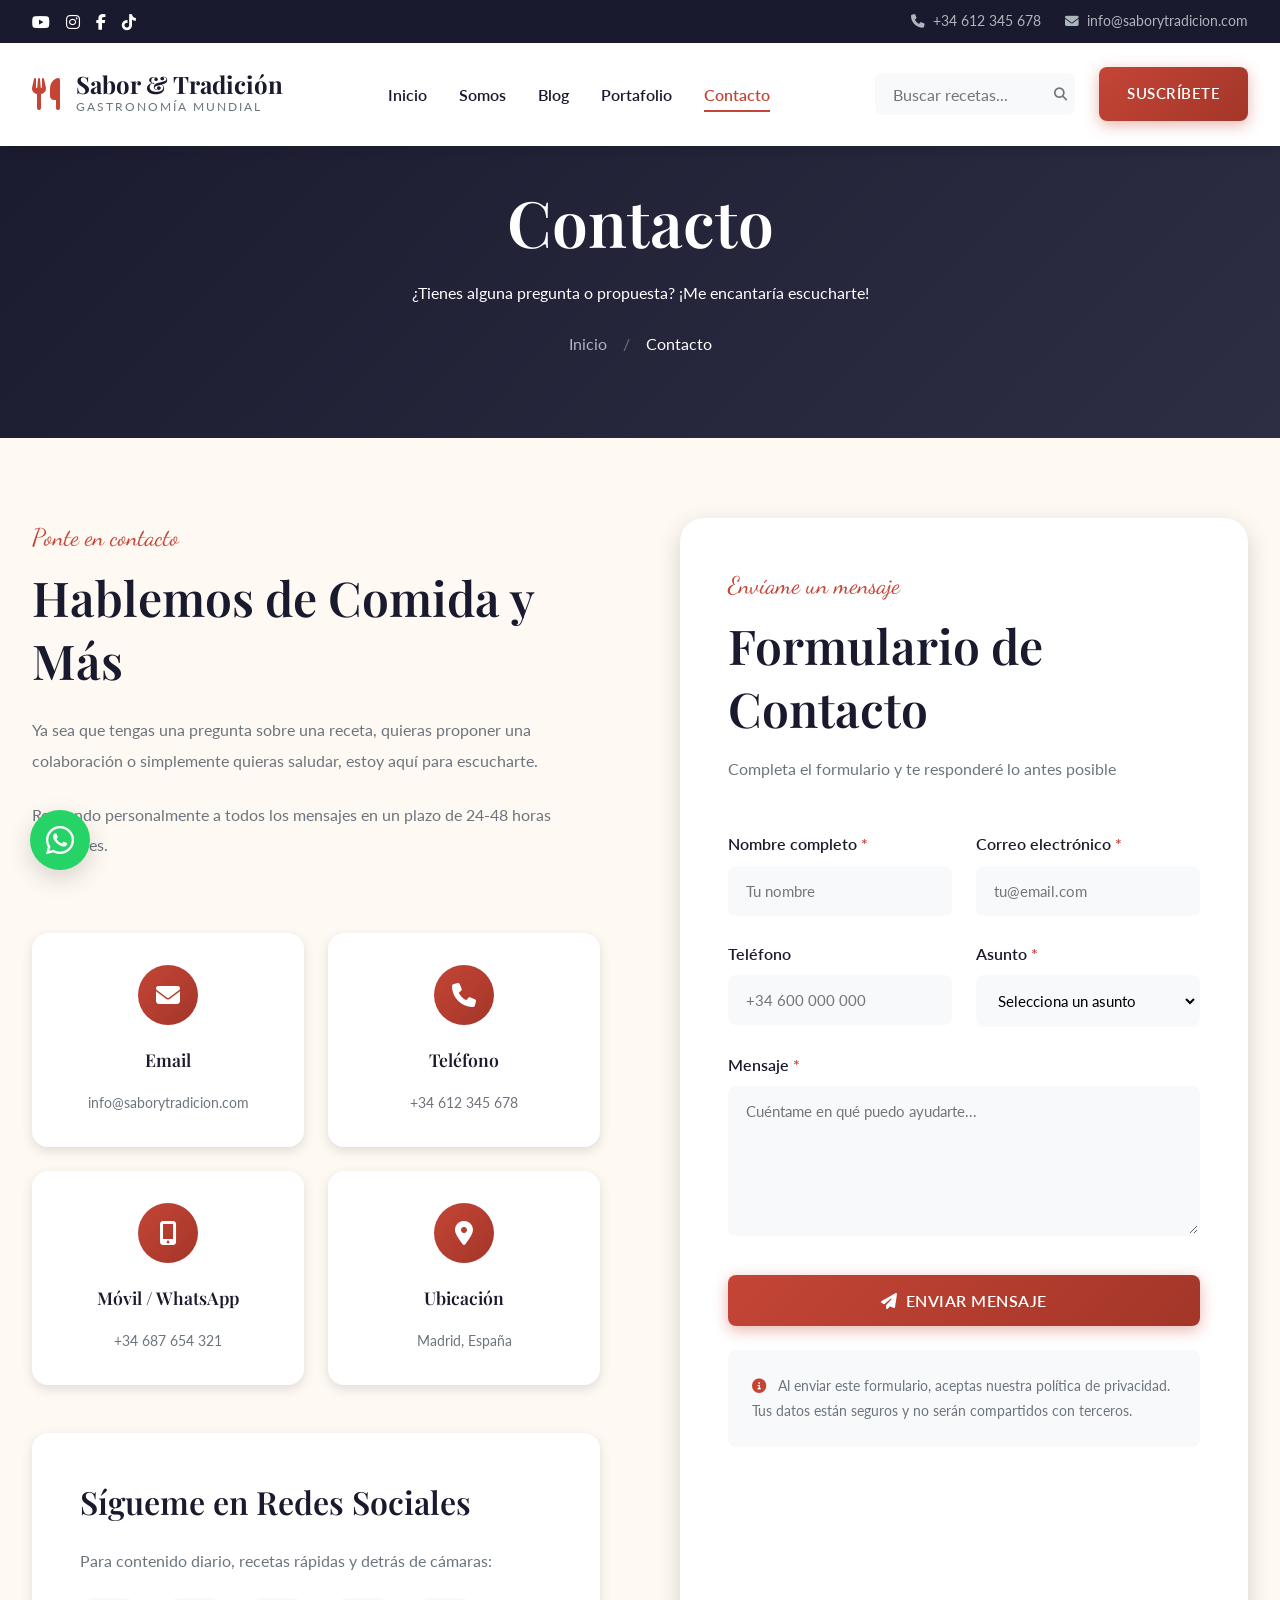
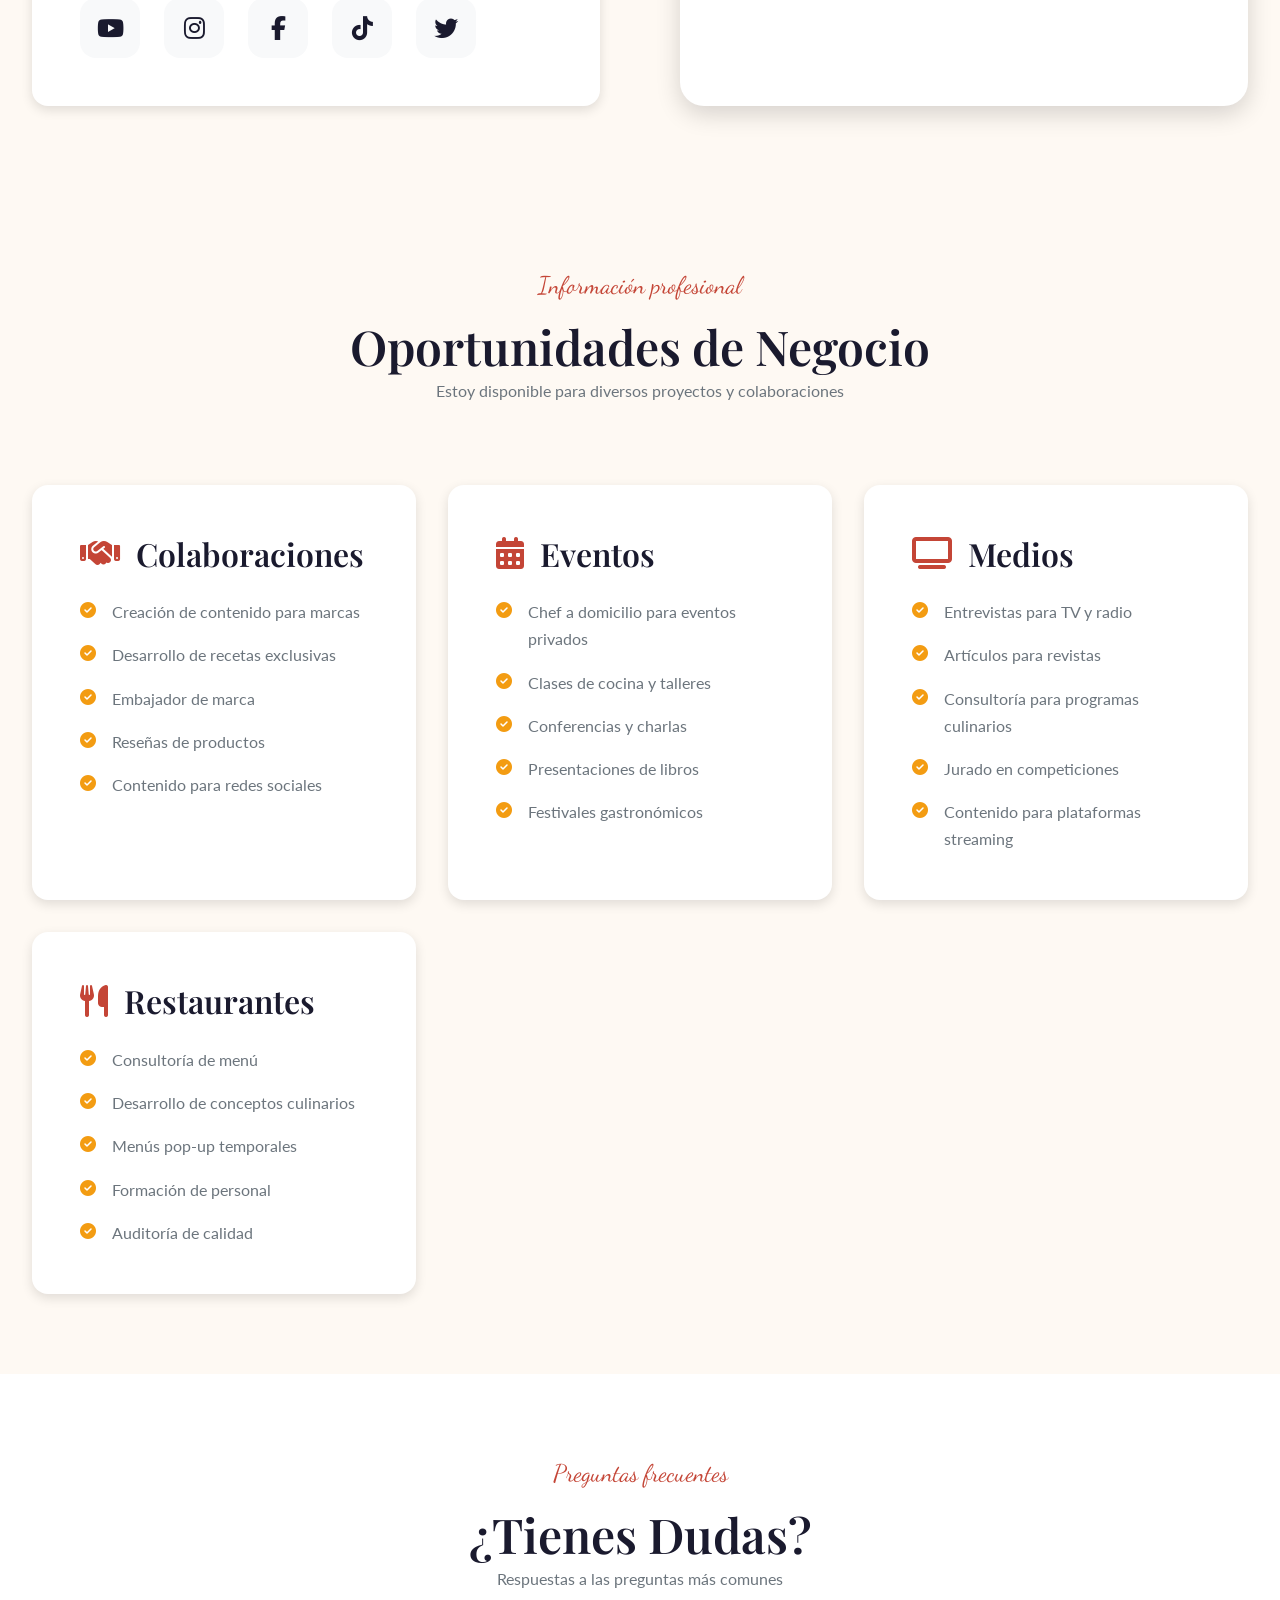
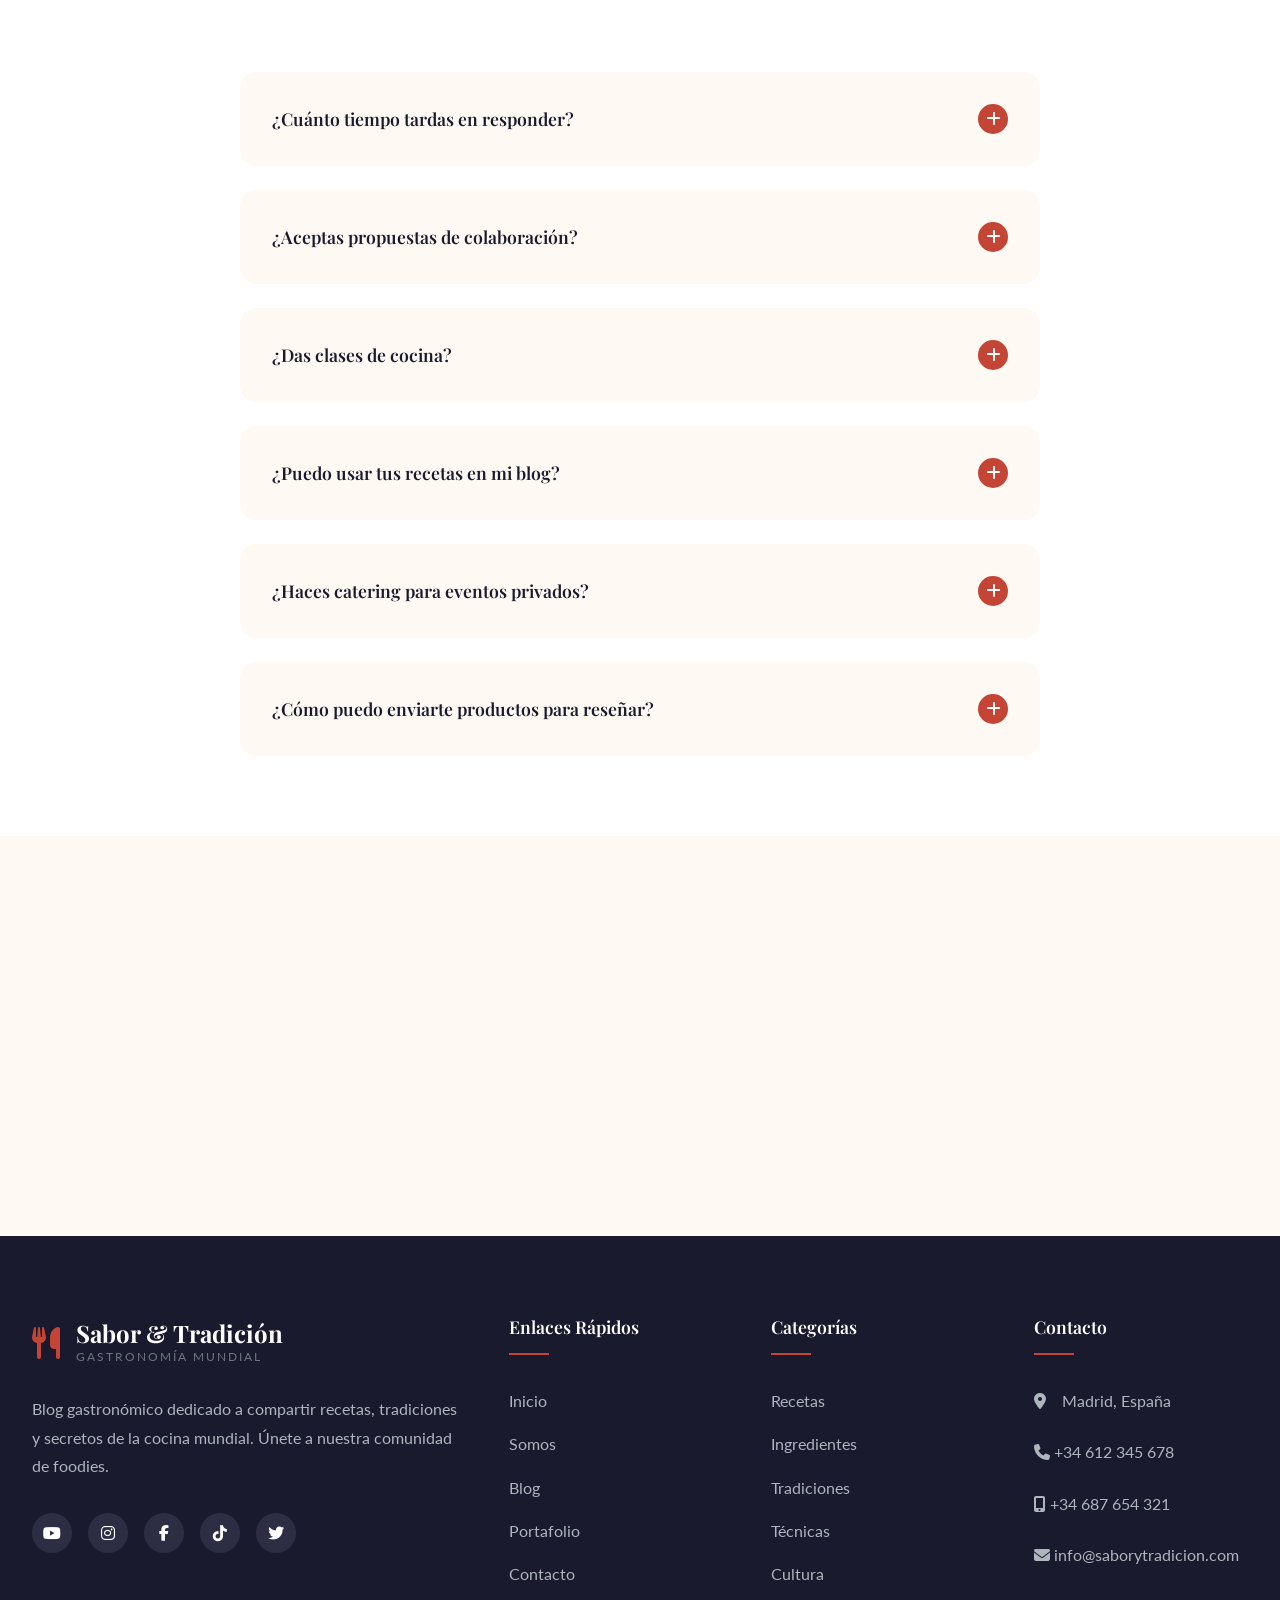
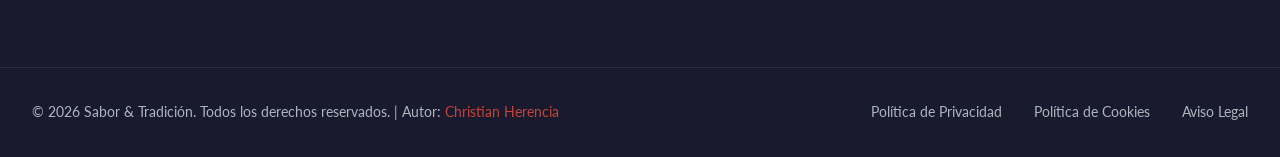
<file: contacto.html>
<!DOCTYPE html>
<html lang="es">
<head>
    <meta charset="UTF-8">
    <meta name="viewport" content="width=device-width, initial-scale=1.0">
    <meta name="description" content="Contacta con Christian Herencia - Formulario de contacto, información de colaboración, preguntas frecuentes y más.">
    <meta name="keywords" content="contacto, colaboraciones, prensa, eventos, christian herencia, food blogger">
    <meta name="author" content="Christian Herencia">
    <meta name="robots" content="index, follow">
    
    <!-- Open Graph -->
    <meta property="og:type" content="website">
    <meta property="og:title" content="Contacto | Sabor & Tradición">
    <meta property="og:description" content="Ponte en contacto para colaboraciones, eventos o cualquier consulta">
    <meta property="og:image" content="images/og-contact.jpg">
    
    <title>Contacto | Sabor & Tradición - Ponte en Contacto</title>
    
    <!-- Google Fonts -->
    <link rel="preconnect" href="https://fonts.googleapis.com">
    <link rel="preconnect" href="https://fonts.gstatic.com" crossorigin>
    <link href="https://fonts.googleapis.com/css2?family=Playfair+Display:wght@400;500;600;700&family=Lato:wght@300;400;700&family=Dancing+Script:wght@400;500;600;700&display=swap" rel="stylesheet">
    
    <!-- Font Awesome -->
    <link rel="stylesheet" href="https://cdnjs.cloudflare.com/ajax/libs/font-awesome/6.4.0/css/all.min.css">
    
    <!-- Main Styles -->
    <link rel="stylesheet" href="css/styles.css">
    
    <!-- Page Specific Styles -->
    <style>
        .page-header {
            background: linear-gradient(135deg, var(--color-dark) 0%, var(--color-dark-light) 100%);
            padding: 180px 0 80px;
            text-align: center;
            color: var(--color-white);
        }
        
        .page-header h1 {
            color: var(--color-white);
            margin-bottom: var(--spacing-sm);
        }
        
        .breadcrumb {
            display: flex;
            justify-content: center;
            gap: var(--spacing-sm);
            margin-top: var(--spacing-md);
        }
        
        .breadcrumb a {
            color: var(--color-gray-light);
            transition: color var(--transition-fast);
        }
        
        .breadcrumb a:hover {
            color: var(--color-primary);
        }
        
        .breadcrumb .separator {
            color: var(--color-gray);
        }
        
        .contact-section {
            padding: var(--spacing-xxl) 0;
            background: var(--color-cream);
        }
        
        .contact-container {
            display: grid;
            grid-template-columns: 1fr 1fr;
            gap: var(--spacing-xxl);
        }
        
        .contact-info-wrapper {
            display: flex;
            flex-direction: column;
            gap: var(--spacing-xl);
        }
        
        .contact-intro h2 {
            margin-bottom: var(--spacing-md);
        }
        
        .contact-intro p {
            color: var(--color-gray);
            margin-bottom: var(--spacing-md);
            line-height: 1.9;
        }
        
        .contact-cards {
            display: grid;
            grid-template-columns: repeat(2, 1fr);
            gap: var(--spacing-md);
        }
        
        .contact-card {
            background: var(--color-white);
            padding: var(--spacing-lg);
            border-radius: var(--radius-lg);
            text-align: center;
            box-shadow: var(--shadow-md);
            transition: all var(--transition-base);
        }
        
        .contact-card:hover {
            transform: translateY(-5px);
            box-shadow: var(--shadow-xl);
        }
        
        .contact-card-icon {
            width: 60px;
            height: 60px;
            margin: 0 auto var(--spacing-md);
            background: linear-gradient(135deg, var(--color-primary) 0%, var(--color-primary-dark) 100%);
            border-radius: var(--radius-full);
            display: flex;
            align-items: center;
            justify-content: center;
            font-size: 1.5rem;
            color: var(--color-white);
        }
        
        .contact-card h3 {
            font-size: 1.1rem;
            margin-bottom: var(--spacing-sm);
        }
        
        .contact-card a,
        .contact-card span {
            color: var(--color-gray);
            font-size: 0.9rem;
        }
        
        .contact-card a:hover {
            color: var(--color-primary);
        }
        
        .social-contact {
            background: var(--color-white);
            padding: var(--spacing-xl);
            border-radius: var(--radius-lg);
            box-shadow: var(--shadow-md);
        }
        
        .social-contact h3 {
            margin-bottom: var(--spacing-md);
        }
        
        .social-contact p {
            color: var(--color-gray);
            margin-bottom: var(--spacing-md);
        }
        
        .social-links-large {
            display: flex;
            gap: var(--spacing-md);
        }
        
        .social-link-large {
            width: 60px;
            height: 60px;
            display: flex;
            align-items: center;
            justify-content: center;
            background: var(--color-light);
            border-radius: var(--radius-lg);
            font-size: 1.5rem;
            color: var(--color-dark);
            transition: all var(--transition-base);
        }
        
        .social-link-large:hover {
            background: var(--color-primary);
            color: var(--color-white);
            transform: translateY(-5px);
        }
        
        .social-link-large.youtube:hover { background: #FF0000; }
        .social-link-large.instagram:hover { background: linear-gradient(135deg, #f09433 0%, #e6683c 25%, #dc2743 50%, #cc2366 75%, #bc1888 100%); }
        .social-link-large.facebook:hover { background: #1877F2; }
        .social-link-large.tiktok:hover { background: #000000; }
        .social-link-large.twitter:hover { background: #1DA1F2; }
        
        /* Contact Form */
        .contact-form-wrapper {
            background: var(--color-white);
            padding: var(--spacing-xl);
            border-radius: var(--radius-xl);
            box-shadow: var(--shadow-lg);
        }
        
        .form-header {
            margin-bottom: var(--spacing-xl);
        }
        
        .form-header h2 {
            margin-bottom: var(--spacing-sm);
        }
        
        .form-header p {
            color: var(--color-gray);
        }
        
        .contact-form .form-row {
            display: grid;
            grid-template-columns: 1fr 1fr;
            gap: var(--spacing-md);
        }
        
        .contact-form .form-group {
            margin-bottom: var(--spacing-md);
        }
        
        .contact-form label {
            display: block;
            font-weight: 600;
            margin-bottom: var(--spacing-xs);
            color: var(--color-dark);
        }
        
        .contact-form label .required {
            color: var(--color-primary);
        }
        
        .contact-form input,
        .contact-form select,
        .contact-form textarea {
            width: 100%;
            padding: 0.875rem 1rem;
            border: 2px solid var(--color-light);
            border-radius: var(--radius-md);
            background: var(--color-light);
            font-size: 0.95rem;
            transition: all var(--transition-fast);
        }
        
        .contact-form input:focus,
        .contact-form select:focus,
        .contact-form textarea:focus {
            outline: none;
            border-color: var(--color-primary);
            background: var(--color-white);
        }
        
        .contact-form textarea {
            min-height: 150px;
            resize: vertical;
        }
        
        .contact-form .form-actions {
            margin-top: var(--spacing-lg);
        }
        
        .contact-form .btn {
            width: 100%;
            padding: 1rem 2rem;
            font-size: 1rem;
        }
        
        .form-note {
            margin-top: var(--spacing-md);
            padding: var(--spacing-md);
            background: var(--color-light);
            border-radius: var(--radius-md);
            font-size: 0.9rem;
            color: var(--color-gray);
        }
        
        .form-note i {
            color: var(--color-primary);
            margin-right: var(--spacing-xs);
        }
        
        /* FAQ Section */
        .faq-section {
            padding: var(--spacing-xxl) 0;
            background: var(--color-white);
        }
        
        .faq-container {
            max-width: 800px;
            margin: 0 auto;
        }
        
        .faq-list {
            display: flex;
            flex-direction: column;
            gap: var(--spacing-md);
            margin-top: var(--spacing-xl);
        }
        
        .faq-item {
            background: var(--color-cream);
            border-radius: var(--radius-lg);
            overflow: hidden;
        }
        
        .faq-question {
            padding: var(--spacing-lg);
            display: flex;
            justify-content: space-between;
            align-items: center;
            cursor: pointer;
            transition: background var(--transition-fast);
        }
        
        .faq-question:hover {
            background: var(--color-light);
        }
        
        .faq-question h3 {
            font-size: 1.1rem;
            margin: 0;
        }
        
        .faq-icon {
            width: 30px;
            height: 30px;
            display: flex;
            align-items: center;
            justify-content: center;
            background: var(--color-primary);
            color: var(--color-white);
            border-radius: var(--radius-full);
            transition: transform var(--transition-base);
        }
        
        .faq-item.active .faq-icon {
            transform: rotate(45deg);
        }
        
        .faq-answer {
            max-height: 0;
            overflow: hidden;
            transition: max-height var(--transition-base);
        }
        
        .faq-answer-content {
            padding: 0 var(--spacing-lg) var(--spacing-lg);
            color: var(--color-gray);
            line-height: 1.8;
        }
        
        .faq-item.active .faq-answer {
            max-height: 500px;
        }
        
        /* Map Section */
        .map-section {
            padding: 0;
            height: 400px;
        }
        
        .map-container {
            width: 100%;
            height: 100%;
        }
        
        .map-container iframe {
            width: 100%;
            height: 100%;
            border: none;
        }
        
        /* Business Info */
        .business-section {
            padding: var(--spacing-xxl) 0;
            background: var(--color-cream);
        }
        
        .business-grid {
            display: grid;
            grid-template-columns: repeat(auto-fit, minmax(300px, 1fr));
            gap: var(--spacing-lg);
        }
        
        .business-card {
            background: var(--color-white);
            padding: var(--spacing-xl);
            border-radius: var(--radius-lg);
            box-shadow: var(--shadow-md);
        }
        
        .business-card h3 {
            margin-bottom: var(--spacing-md);
            display: flex;
            align-items: center;
            gap: var(--spacing-sm);
        }
        
        .business-card h3 i {
            color: var(--color-primary);
        }
        
        .business-card ul {
            display: flex;
            flex-direction: column;
            gap: var(--spacing-sm);
        }
        
        .business-card li {
            display: flex;
            align-items: flex-start;
            gap: var(--spacing-sm);
            color: var(--color-gray);
        }
        
        .business-card li i {
            color: var(--color-secondary);
            margin-top: 4px;
        }
        
        @media (max-width: 992px) {
            .contact-container {
                grid-template-columns: 1fr;
            }
        }
        
        @media (max-width: 768px) {
            .contact-cards {
                grid-template-columns: 1fr;
            }
            
            .contact-form .form-row {
                grid-template-columns: 1fr;
            }
            
            .social-links-large {
                flex-wrap: wrap;
            }
        }
    </style>
</head>
<body>
    <!-- Header -->
    <header class="header" id="header">
        <div class="header-top">
            <div class="container">
                <div class="header-top-content">
                    <div class="social-links">
                        <a href="https://youtube.com" target="_blank" aria-label="YouTube"><i class="fab fa-youtube"></i></a>
                        <a href="https://instagram.com" target="_blank" aria-label="Instagram"><i class="fab fa-instagram"></i></a>
                        <a href="https://facebook.com" target="_blank" aria-label="Facebook"><i class="fab fa-facebook-f"></i></a>
                        <a href="https://tiktok.com" target="_blank" aria-label="TikTok"><i class="fab fa-tiktok"></i></a>
                    </div>
                    <div class="contact-info">
                        <a href="tel:+34612345678"><i class="fas fa-phone"></i> +34 612 345 678</a>
                        <a href="mailto:info@saborytradicion.com"><i class="fas fa-envelope"></i> info@saborytradicion.com</a>
                    </div>
                </div>
            </div>
        </div>
        
        <nav class="navbar">
            <div class="container">
                <div class="nav-wrapper">
                    <a href="index.html" class="logo">
                        <span class="logo-icon"><i class="fas fa-utensils"></i></span>
                        <div class="logo-text">
                            <span class="logo-main">Sabor & Tradición</span>
                            <span class="logo-sub">Gastronomía Mundial</span>
                        </div>
                    </a>
                    
                    <button class="nav-toggle" id="navToggle" aria-label="Toggle navigation">
                        <span></span>
                        <span></span>
                        <span></span>
                    </button>
                    
                    <ul class="nav-menu" id="navMenu">
                        <li><a href="index.html" class="nav-link">Inicio</a></li>
                        <li><a href="somos.html" class="nav-link">Somos</a></li>
                        <li><a href="blog.html" class="nav-link">Blog</a></li>
                        <li><a href="portafolio.html" class="nav-link">Portafolio</a></li>
                        <li><a href="contacto.html" class="nav-link active">Contacto</a></li>
                    </ul>
                    
                    <div class="nav-actions">
                        <div class="search-box">
                            <input type="text" placeholder="Buscar recetas..." id="searchInput">
                            <button type="submit" class="search-btn" aria-label="Buscar">
                                <i class="fas fa-search"></i>
                            </button>
                        </div>
                        <a href="contacto.html" class="btn btn-primary">Suscríbete</a>
                    </div>
                </div>
            </div>
        </nav>
    </header>

    <main>
        <!-- Page Header -->
        <section class="page-header">
            <div class="container">
                <h1>Contacto</h1>
                <p>¿Tienes alguna pregunta o propuesta? ¡Me encantaría escucharte!</p>
                <div class="breadcrumb">
                    <a href="index.html">Inicio</a>
                    <span class="separator">/</span>
                    <span>Contacto</span>
                </div>
            </div>
        </section>

        <!-- Contact Section -->
        <section class="contact-section">
            <div class="container">
                <div class="contact-container">
                    <!-- Contact Info -->
                    <div class="contact-info-wrapper">
                        <div class="contact-intro">
                            <span class="section-subtitle">Ponte en contacto</span>
                            <h2>Hablemos de Comida y Más</h2>
                            <p>Ya sea que tengas una pregunta sobre una receta, quieras proponer una colaboración o simplemente quieras saludar, estoy aquí para escucharte.</p>
                            <p>Respondo personalmente a todos los mensajes en un plazo de 24-48 horas laborables.</p>
                        </div>
                        
                        <div class="contact-cards">
                            <div class="contact-card">
                                <div class="contact-card-icon">
                                    <i class="fas fa-envelope"></i>
                                </div>
                                <h3>Email</h3>
                                <a href="mailto:info@saborytradicion.com">info@saborytradicion.com</a>
                            </div>
                            
                            <div class="contact-card">
                                <div class="contact-card-icon">
                                    <i class="fas fa-phone"></i>
                                </div>
                                <h3>Teléfono</h3>
                                <a href="tel:+34612345678">+34 612 345 678</a>
                            </div>
                            
                            <div class="contact-card">
                                <div class="contact-card-icon">
                                    <i class="fas fa-mobile-alt"></i>
                                </div>
                                <h3>Móvil / WhatsApp</h3>
                                <a href="tel:+34687654321">+34 687 654 321</a>
                            </div>
                            
                            <div class="contact-card">
                                <div class="contact-card-icon">
                                    <i class="fas fa-map-marker-alt"></i>
                                </div>
                                <h3>Ubicación</h3>
                                <span>Madrid, España</span>
                            </div>
                        </div>
                        
                        <div class="social-contact">
                            <h3>Sígueme en Redes Sociales</h3>
                            <p>Para contenido diario, recetas rápidas y detrás de cámaras:</p>
                            <div class="social-links-large">
                                <a href="https://youtube.com" target="_blank" class="social-link-large youtube" aria-label="YouTube">
                                    <i class="fab fa-youtube"></i>
                                </a>
                                <a href="https://instagram.com" target="_blank" class="social-link-large instagram" aria-label="Instagram">
                                    <i class="fab fa-instagram"></i>
                                </a>
                                <a href="https://facebook.com" target="_blank" class="social-link-large facebook" aria-label="Facebook">
                                    <i class="fab fa-facebook-f"></i>
                                </a>
                                <a href="https://tiktok.com" target="_blank" class="social-link-large tiktok" aria-label="TikTok">
                                    <i class="fab fa-tiktok"></i>
                                </a>
                                <a href="https://twitter.com" target="_blank" class="social-link-large twitter" aria-label="Twitter">
                                    <i class="fab fa-twitter"></i>
                                </a>
                            </div>
                        </div>
                    </div>
                    
                    <!-- Contact Form -->
                    <div class="contact-form-wrapper">
                        <div class="form-header">
                            <span class="section-subtitle">Envíame un mensaje</span>
                            <h2>Formulario de Contacto</h2>
                            <p>Completa el formulario y te responderé lo antes posible</p>
                        </div>
                        
                        <form class="contact-form" id="contactForm">
                            <div class="form-row">
                                <div class="form-group">
                                    <label for="contactName">Nombre completo <span class="required">*</span></label>
                                    <input type="text" id="contactName" name="name" placeholder="Tu nombre" required>
                                </div>
                                <div class="form-group">
                                    <label for="contactEmail">Correo electrónico <span class="required">*</span></label>
                                    <input type="email" id="contactEmail" name="email" placeholder="tu@email.com" required>
                                </div>
                            </div>
                            
                            <div class="form-row">
                                <div class="form-group">
                                    <label for="contactPhone">Teléfono</label>
                                    <input type="tel" id="contactPhone" name="phone" placeholder="+34 600 000 000">
                                </div>
                                <div class="form-group">
                                    <label for="contactSubject">Asunto <span class="required">*</span></label>
                                    <select id="contactSubject" name="subject" required>
                                        <option value="">Selecciona un asunto</option>
                                        <option value="consulta">Consulta general</option>
                                        <option value="colaboracion">Propuesta de colaboración</option>
                                        <option value="prensa">Prensa / Medios</option>
                                        <option value="evento">Evento / Catering</option>
                                        <option value="publicidad">Publicidad / Patrocinio</option>
                                        <option value="otro">Otro</option>
                                    </select>
                                </div>
                            </div>
                            
                            <div class="form-group">
                                <label for="contactMessage">Mensaje <span class="required">*</span></label>
                                <textarea id="contactMessage" name="message" placeholder="Cuéntame en qué puedo ayudarte..." required></textarea>
                            </div>
                            
                            <div class="form-actions">
                                <button type="submit" class="btn btn-primary">
                                    <i class="fas fa-paper-plane"></i> Enviar Mensaje
                                </button>
                            </div>
                            
                            <div class="form-note">
                                <i class="fas fa-info-circle"></i>
                                Al enviar este formulario, aceptas nuestra política de privacidad. Tus datos están seguros y no serán compartidos con terceros.
                            </div>
                        </form>
                    </div>
                </div>
            </div>
        </section>

        <!-- Business Info Section -->
        <section class="business-section">
            <div class="container">
                <div class="section-header">
                    <span class="section-subtitle">Información profesional</span>
                    <h2>Oportunidades de Negocio</h2>
                    <p class="section-description">Estoy disponible para diversos proyectos y colaboraciones</p>
                </div>
                
                <div class="business-grid">
                    <div class="business-card">
                        <h3><i class="fas fa-handshake"></i> Colaboraciones</h3>
                        <ul>
                            <li><i class="fas fa-check-circle"></i> Creación de contenido para marcas</li>
                            <li><i class="fas fa-check-circle"></i> Desarrollo de recetas exclusivas</li>
                            <li><i class="fas fa-check-circle"></i> Embajador de marca</li>
                            <li><i class="fas fa-check-circle"></i> Reseñas de productos</li>
                            <li><i class="fas fa-check-circle"></i> Contenido para redes sociales</li>
                        </ul>
                    </div>
                    
                    <div class="business-card">
                        <h3><i class="fas fa-calendar-alt"></i> Eventos</h3>
                        <ul>
                            <li><i class="fas fa-check-circle"></i> Chef a domicilio para eventos privados</li>
                            <li><i class="fas fa-check-circle"></i> Clases de cocina y talleres</li>
                            <li><i class="fas fa-check-circle"></i> Conferencias y charlas</li>
                            <li><i class="fas fa-check-circle"></i> Presentaciones de libros</li>
                            <li><i class="fas fa-check-circle"></i> Festivales gastronómicos</li>
                        </ul>
                    </div>
                    
                    <div class="business-card">
                        <h3><i class="fas fa-tv"></i> Medios</h3>
                        <ul>
                            <li><i class="fas fa-check-circle"></i> Entrevistas para TV y radio</li>
                            <li><i class="fas fa-check-circle"></i> Artículos para revistas</li>
                            <li><i class="fas fa-check-circle"></i> Consultoría para programas culinarios</li>
                            <li><i class="fas fa-check-circle"></i> Jurado en competiciones</li>
                            <li><i class="fas fa-check-circle"></i> Contenido para plataformas streaming</li>
                        </ul>
                    </div>
                    
                    <div class="business-card">
                        <h3><i class="fas fa-utensils"></i> Restaurantes</h3>
                        <ul>
                            <li><i class="fas fa-check-circle"></i> Consultoría de menú</li>
                            <li><i class="fas fa-check-circle"></i> Desarrollo de conceptos culinarios</li>
                            <li><i class="fas fa-check-circle"></i> Menús pop-up temporales</li>
                            <li><i class="fas fa-check-circle"></i> Formación de personal</li>
                            <li><i class="fas fa-check-circle"></i> Auditoría de calidad</li>
                        </ul>
                    </div>
                </div>
            </div>
        </section>

        <!-- FAQ Section -->
        <section class="faq-section">
            <div class="container">
                <div class="faq-container">
                    <div class="section-header">
                        <span class="section-subtitle">Preguntas frecuentes</span>
                        <h2>¿Tienes Dudas?</h2>
                        <p class="section-description">Respuestas a las preguntas más comunes</p>
                    </div>
                    
                    <div class="faq-list">
                        <div class="faq-item">
                            <div class="faq-question">
                                <h3>¿Cuánto tiempo tardas en responder?</h3>
                                <div class="faq-icon"><i class="fas fa-plus"></i></div>
                            </div>
                            <div class="faq-answer">
                                <div class="faq-answer-content">
                                    <p>Normalmente respondo todos los correos en un plazo de 24-48 horas laborables. Si tu asunto es urgente, te recomiendo contactarme por WhatsApp para una respuesta más rápida.</p>
                                </div>
                            </div>
                        </div>
                        
                        <div class="faq-item">
                            <div class="faq-question">
                                <h3>¿Aceptas propuestas de colaboración?</h3>
                                <div class="faq-icon"><i class="fas fa-plus"></i></div>
                            </div>
                            <div class="faq-answer">
                                <div class="faq-answer-content">
                                    <p>¡Sí! Estoy abierto a colaboraciones con marcas que compartan mis valores de calidad, tradición y pasión por la gastronomía. Envíame los detalles de tu propuesta y la revisaré personalmente.</p>
                                </div>
                            </div>
                        </div>
                        
                        <div class="faq-item">
                            <div class="faq-question">
                                <h3>¿Das clases de cocina?</h3>
                                <div class="faq-icon"><i class="fas fa-plus"></i></div>
                            </div>
                            <div class="faq-answer">
                                <div class="faq-answer-content">
                                    <p>Sí, ofrezco clases de cocina tanto presenciales en Madrid como online. Las clases cubren desde técnicas básicas hasta recetas específicas de diferentes culturas. Consulta la sección de eventos para más información.</p>
                                </div>
                            </div>
                        </div>
                        
                        <div class="faq-item">
                            <div class="faq-question">
                                <h3>¿Puedo usar tus recetas en mi blog?</h3>
                                <div class="faq-icon"><i class="fas fa-plus"></i></div>
                            </div>
                            <div class="faq-answer">
                                <div class="faq-answer-content">
                                    <p>Puedes adaptar mis recetas siempre que des el crédito correspondiente con un enlace a mi web. No está permitido copiar el contenido completo de los artículos. Para usos comerciales, por favor contáctame primero.</p>
                                </div>
                            </div>
                        </div>
                        
                        <div class="faq-item">
                            <div class="faq-question">
                                <h3>¿Haces catering para eventos privados?</h3>
                                <div class="faq-icon"><i class="fas fa-plus"></i></div>
                            </div>
                            <div class="faq-answer">
                                <div class="faq-answer-content">
                                    <p>Sí, ofrezco servicios de chef a domicilio para eventos especiales en Madrid y alrededores. El servicio incluye diseño de menú, compra de ingredientes y preparación in situ. Solicita un presupuesto personalizado.</p>
                                </div>
                            </div>
                        </div>
                        
                        <div class="faq-item">
                            <div class="faq-question">
                                <h3>¿Cómo puedo enviarte productos para reseñar?</h3>
                                <div class="faq-icon"><i class="fas fa-plus"></i></div>
                            </div>
                            <div class="faq-answer">
                                <div class="faq-answer-content">
                                    <p>Si tienes una marca de productos alimenticios o utensilios de cocina y te gustaría que los reseñe, contáctame primero para discutir los detalles. Solo acepto productos que realmente usaría y recomendaría a mi audiencia.</p>
                                </div>
                            </div>
                        </div>
                    </div>
                </div>
            </div>
        </section>

        <!-- Map Section -->
        <section class="map-section">
            <div class="map-container">
                <iframe src="https://www.google.com/maps/embed?pb=!1m18!1m12!1m3!1d195056.8198247618!2d-3.786958463492096!3d40.41670469319256!2m3!1f0!2f0!3f0!3m2!1i1024!2i768!4f13.1!3m3!1m2!1s0xd422997800a3c81%3A0xc436dec1618c2269!2sMadrid!5e0!3m2!1ses!2ses!4v1710000000000!5m2!1ses!2ses" allowfullscreen="" loading="lazy" referrerpolicy="no-referrer-when-downgrade" title="Mapa de Madrid"></iframe>
            </div>
        </section>
    </main>

    <!-- Footer -->
    <footer class="footer">
        <div class="footer-top">
            <div class="container">
                <div class="footer-grid">
                    <div class="footer-column">
                        <div class="footer-logo">
                            <span class="logo-icon"><i class="fas fa-utensils"></i></span>
                            <div class="logo-text">
                                <span class="logo-main">Sabor & Tradición</span>
                                <span class="logo-sub">Gastronomía Mundial</span>
                            </div>
                        </div>
                        <p class="footer-description">
                            Blog gastronómico dedicado a compartir recetas, tradiciones y secretos de la cocina mundial. Únete a nuestra comunidad de foodies.
                        </p>
                        <div class="footer-social">
                            <a href="https://youtube.com" target="_blank" aria-label="YouTube"><i class="fab fa-youtube"></i></a>
                            <a href="https://instagram.com" target="_blank" aria-label="Instagram"><i class="fab fa-instagram"></i></a>
                            <a href="https://facebook.com" target="_blank" aria-label="Facebook"><i class="fab fa-facebook-f"></i></a>
                            <a href="https://tiktok.com" target="_blank" aria-label="TikTok"><i class="fab fa-tiktok"></i></a>
                            <a href="https://twitter.com" target="_blank" aria-label="Twitter"><i class="fab fa-twitter"></i></a>
                        </div>
                    </div>
                    
                    <div class="footer-column">
                        <h4>Enlaces Rápidos</h4>
                        <ul class="footer-links">
                            <li><a href="index.html">Inicio</a></li>
                            <li><a href="somos.html">Somos</a></li>
                            <li><a href="blog.html">Blog</a></li>
                            <li><a href="portafolio.html">Portafolio</a></li>
                            <li><a href="contacto.html">Contacto</a></li>
                        </ul>
                    </div>
                    
                    <div class="footer-column">
                        <h4>Categorías</h4>
                        <ul class="footer-links">
                            <li><a href="blog.html?cat=recetas">Recetas</a></li>
                            <li><a href="blog.html?cat=ingredientes">Ingredientes</a></li>
                            <li><a href="blog.html?cat=tradicion">Tradiciones</a></li>
                            <li><a href="blog.html?cat=tecnicas">Técnicas</a></li>
                            <li><a href="blog.html?cat=cultura">Cultura</a></li>
                        </ul>
                    </div>
                    
                    <div class="footer-column">
                        <h4>Contacto</h4>
                        <ul class="footer-contact">
                            <li><i class="fas fa-map-marker-alt"></i> Madrid, España</li>
                            <li><a href="tel:+34612345678"><i class="fas fa-phone"></i> +34 612 345 678</a></li>
                            <li><a href="tel:+34687654321"><i class="fas fa-mobile-alt"></i> +34 687 654 321</a></li>
                            <li><a href="mailto:info@saborytradicion.com"><i class="fas fa-envelope"></i> info@saborytradicion.com</a></li>
                        </ul>
                    </div>
                </div>
            </div>
        </div>
        
        <div class="footer-bottom">
            <div class="container">
                <div class="footer-bottom-content">
                    <p class="copyright">
                        &copy; 2026 Sabor & Tradición. Todos los derechos reservados. | Autor: <a href="https://christian-freelance.us/" target="_blank">Christian Herencia</a>
                    </p>
                    <div class="footer-legal">
                        <a href="privacidad.html">Política de Privacidad</a>
                        <a href="cookies.html">Política de Cookies</a>
                        <a href="aviso-legal.html">Aviso Legal</a>
                    </div>
                </div>
            </div>
        </div>
    </footer>

    <!-- Back to Top Button -->
    <button class="back-to-top" id="backToTop" aria-label="Back to top">
        <i class="fas fa-arrow-up"></i>
    </button>

    <!-- WhatsApp Button -->
    <a href="https://wa.me/34612345678" target="_blank" class="whatsapp-btn" aria-label="Contact via WhatsApp">
        <i class="fab fa-whatsapp"></i>
    </a>

    <!-- Main JavaScript -->
    <script src="js/main.js"></script>
    
    <!-- Page Specific JavaScript -->
    <script>
        document.addEventListener('DOMContentLoaded', function() {
            // FAQ Accordion
            const faqItems = document.querySelectorAll('.faq-item');
            
            faqItems.forEach(item => {
                const question = item.querySelector('.faq-question');
                
                question.addEventListener('click', function() {
                    const isActive = item.classList.contains('active');
                    
                    // Close all items
                    faqItems.forEach(i => i.classList.remove('active'));
                    
                    // Open clicked item if it wasn't active
                    if (!isActive) {
                        item.classList.add('active');
                    }
                });
            });
            
            // Form validation
            const contactForm = document.getElementById('contactForm');
            
            contactForm.addEventListener('submit', function(e) {
                e.preventDefault();
                
                const formData = new FormData(this);
                const data = Object.fromEntries(formData);
                
                // Simple validation
                if (!data.name || !data.email || !data.subject || !data.message) {
                    showNotification('Por favor completa todos los campos requeridos', 'error');
                    return;
                }
                
                // Email validation
                const emailRegex = /^[^\s@]+@[^\s@]+\.[^\s@]+$/;
                if (!emailRegex.test(data.email)) {
                    showNotification('Por favor ingresa un correo electrónico válido', 'error');
                    return;
                }
                
                // Simulate form submission
                const submitBtn = this.querySelector('button[type="submit"]');
                const originalText = submitBtn.innerHTML;
                
                submitBtn.innerHTML = '<i class="fas fa-spinner fa-spin"></i> Enviando...';
                submitBtn.disabled = true;
                
                setTimeout(() => {
                    submitBtn.innerHTML = '<i class="fas fa-check"></i> ¡Mensaje Enviado!';
                    submitBtn.style.background = 'linear-gradient(135deg, #27ae60 0%, #1e8449 100%)';
                    
                    this.reset();
                    
                    setTimeout(() => {
                        submitBtn.innerHTML = originalText;
                        submitBtn.style.background = '';
                        submitBtn.disabled = false;
                    }, 3000);
                    
                    showNotification('¡Gracias por tu mensaje! Te responderé pronto.', 'success');
                }, 1500);
            });
        });
    </script>
</body>
</html>
</file>
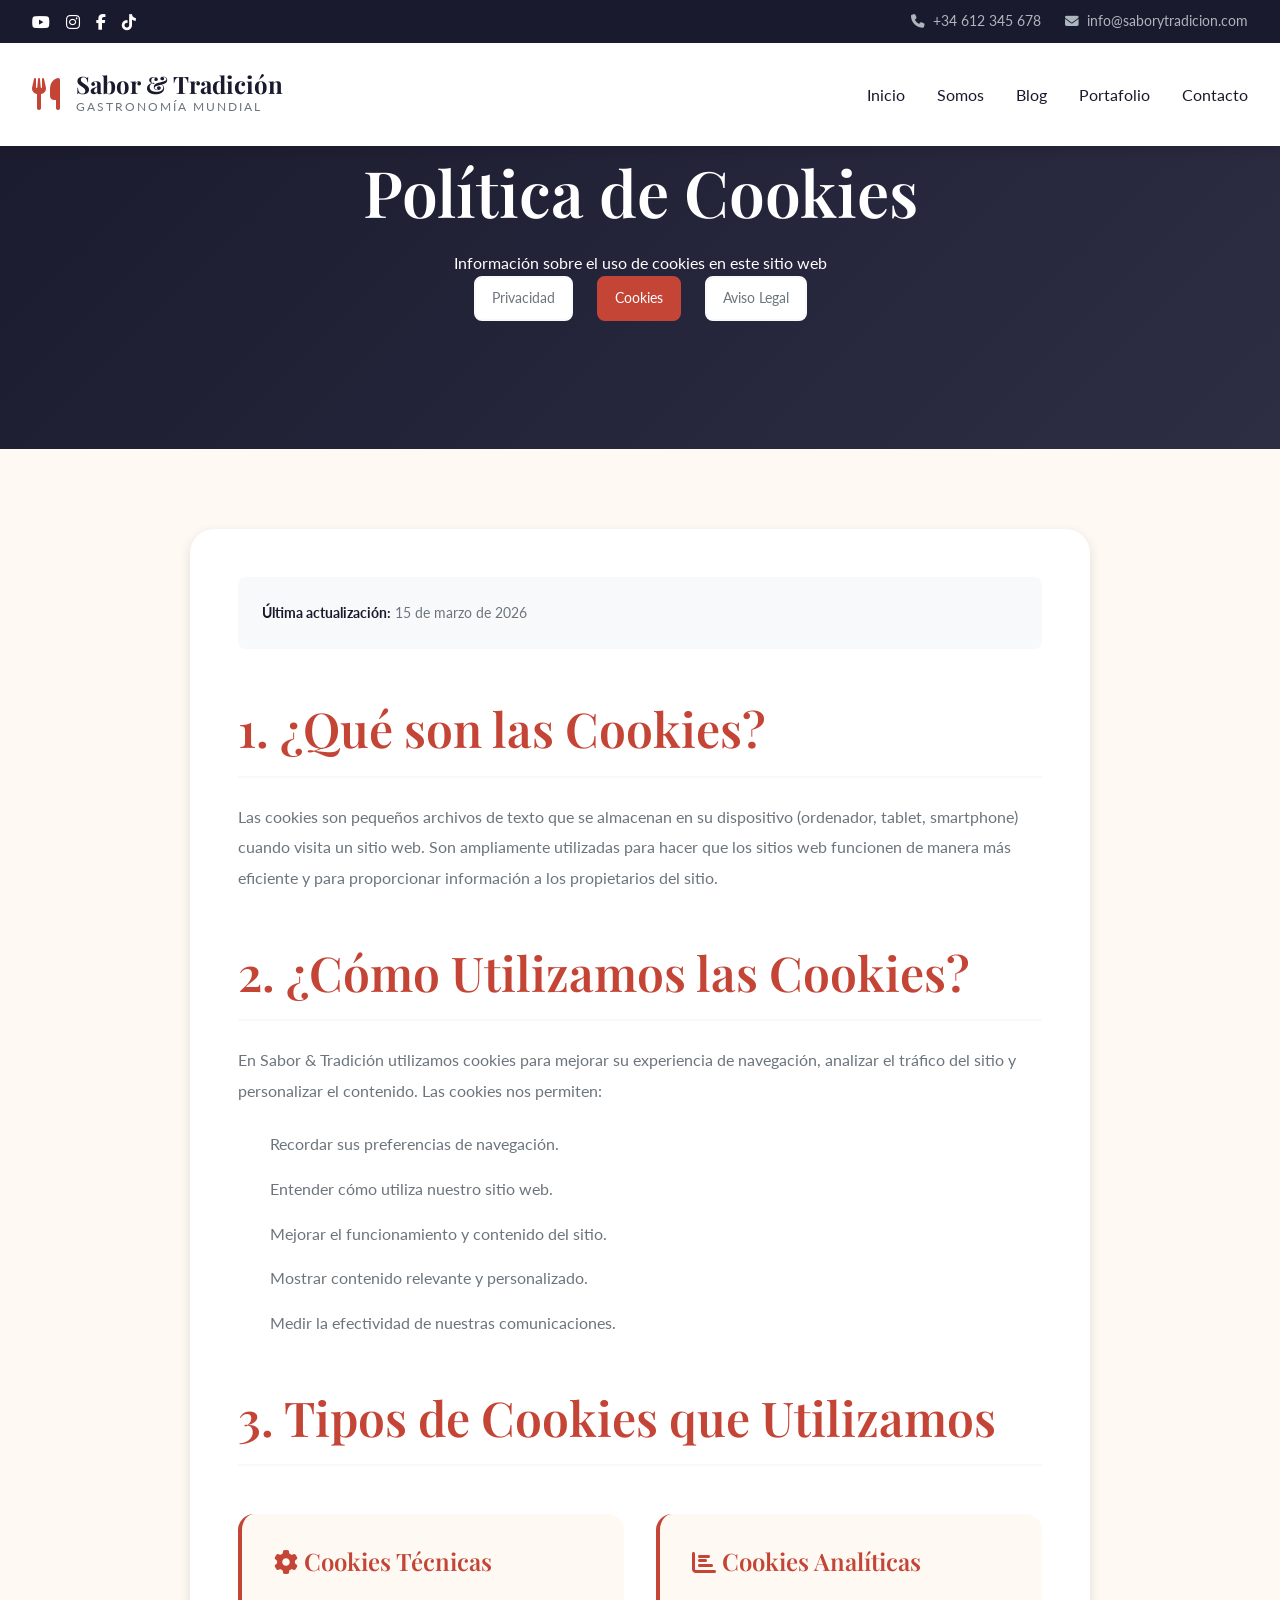
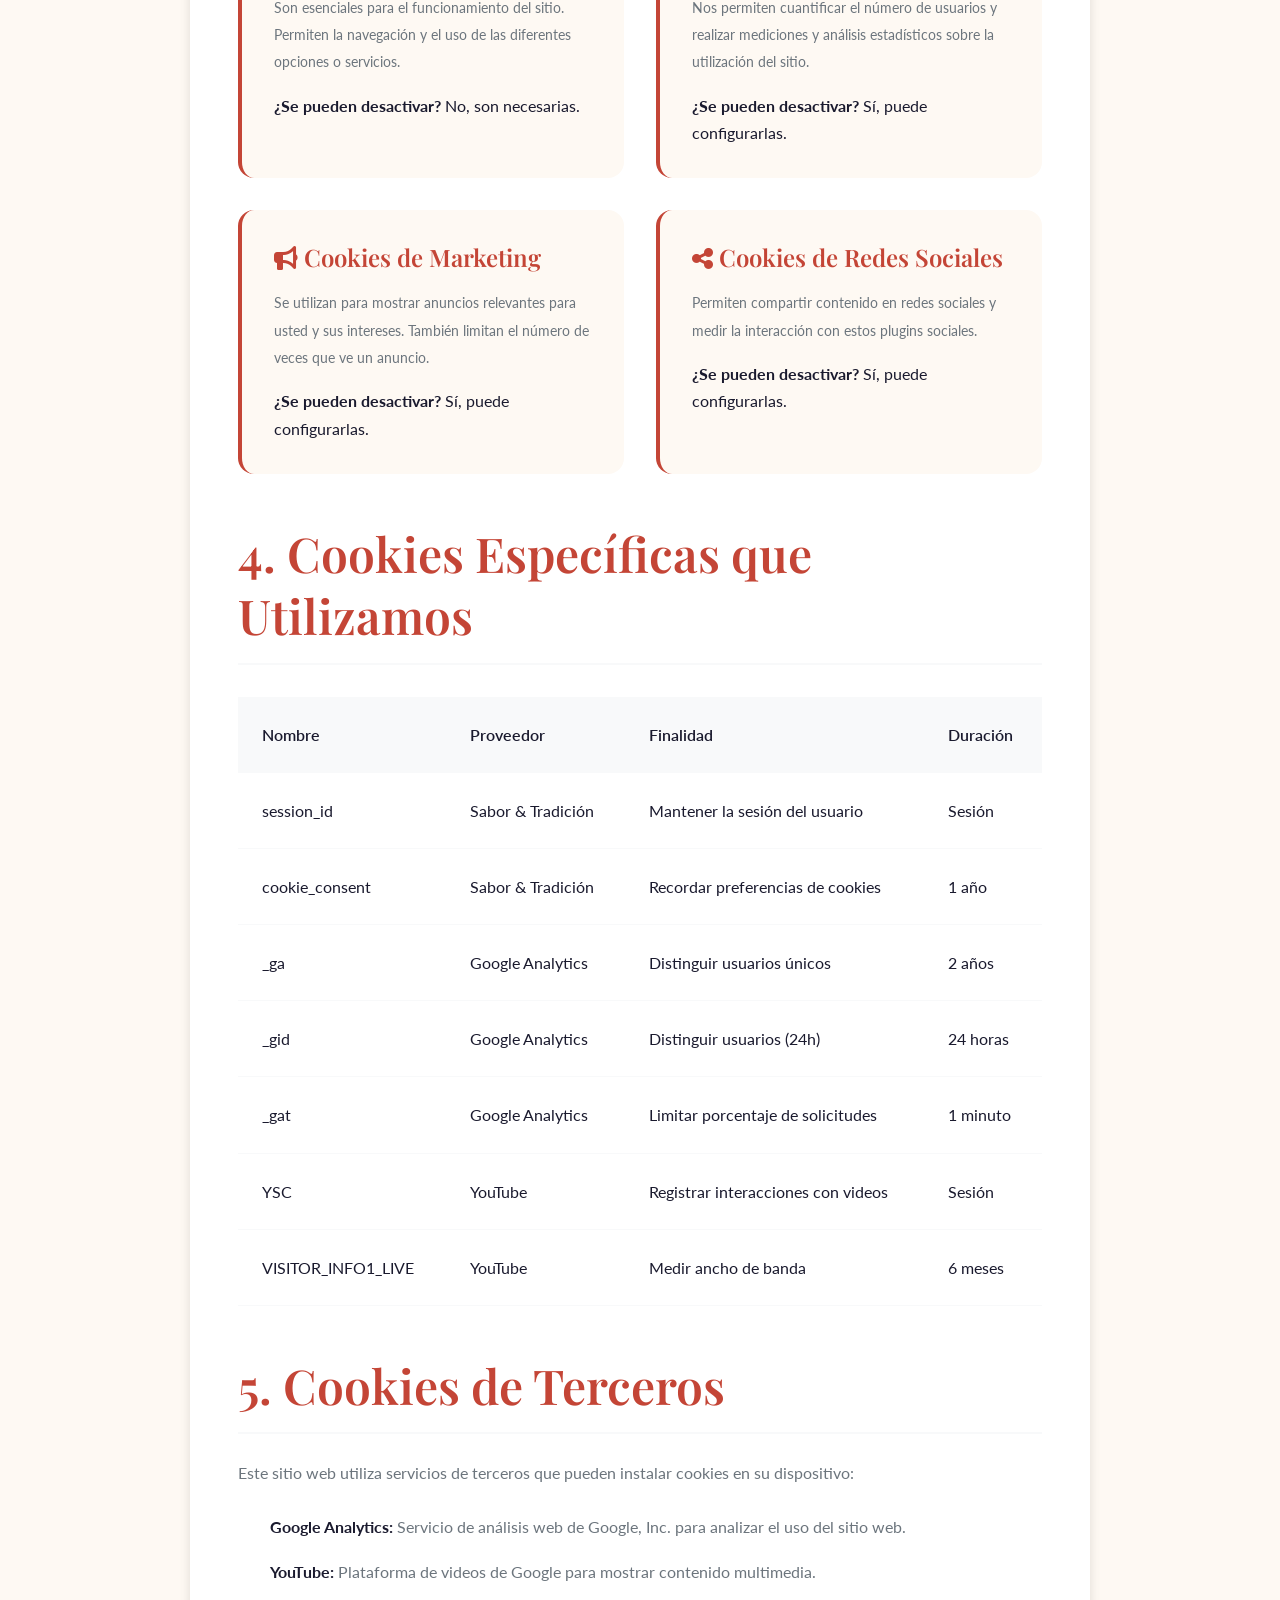
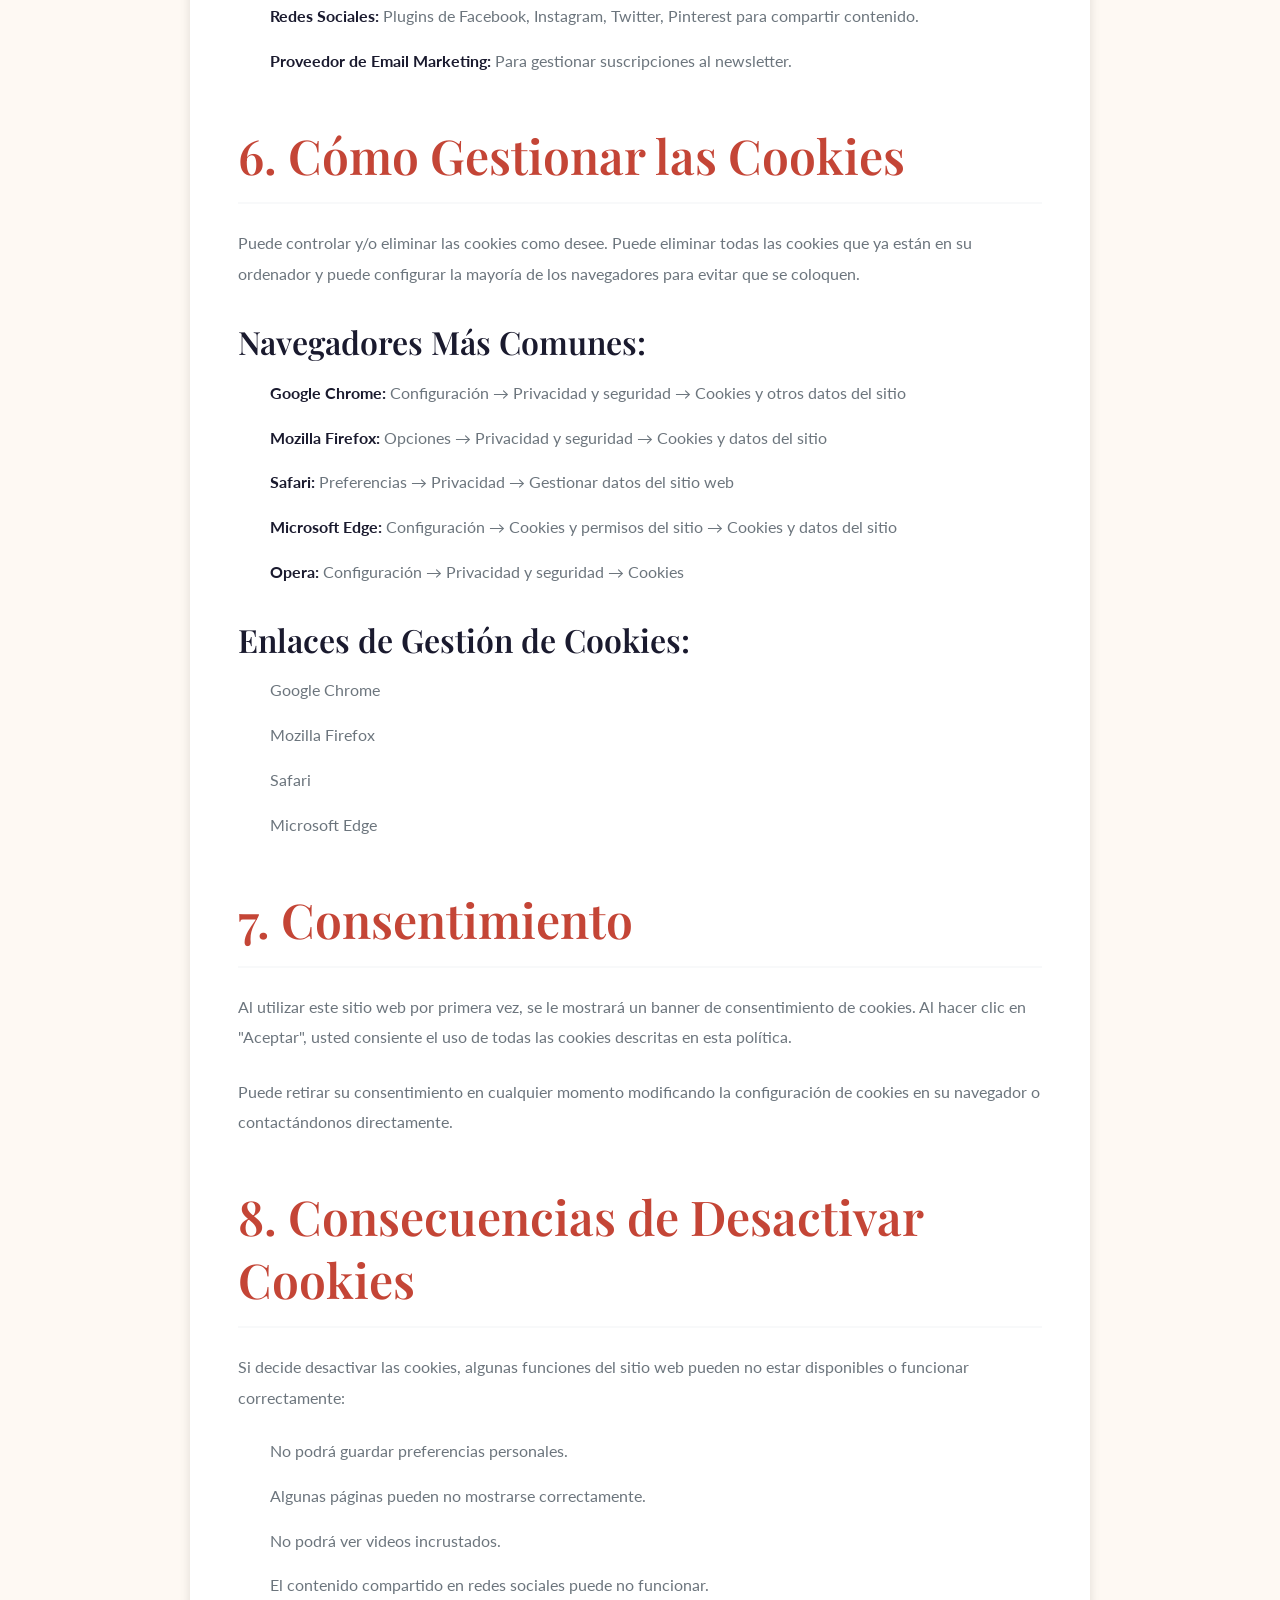
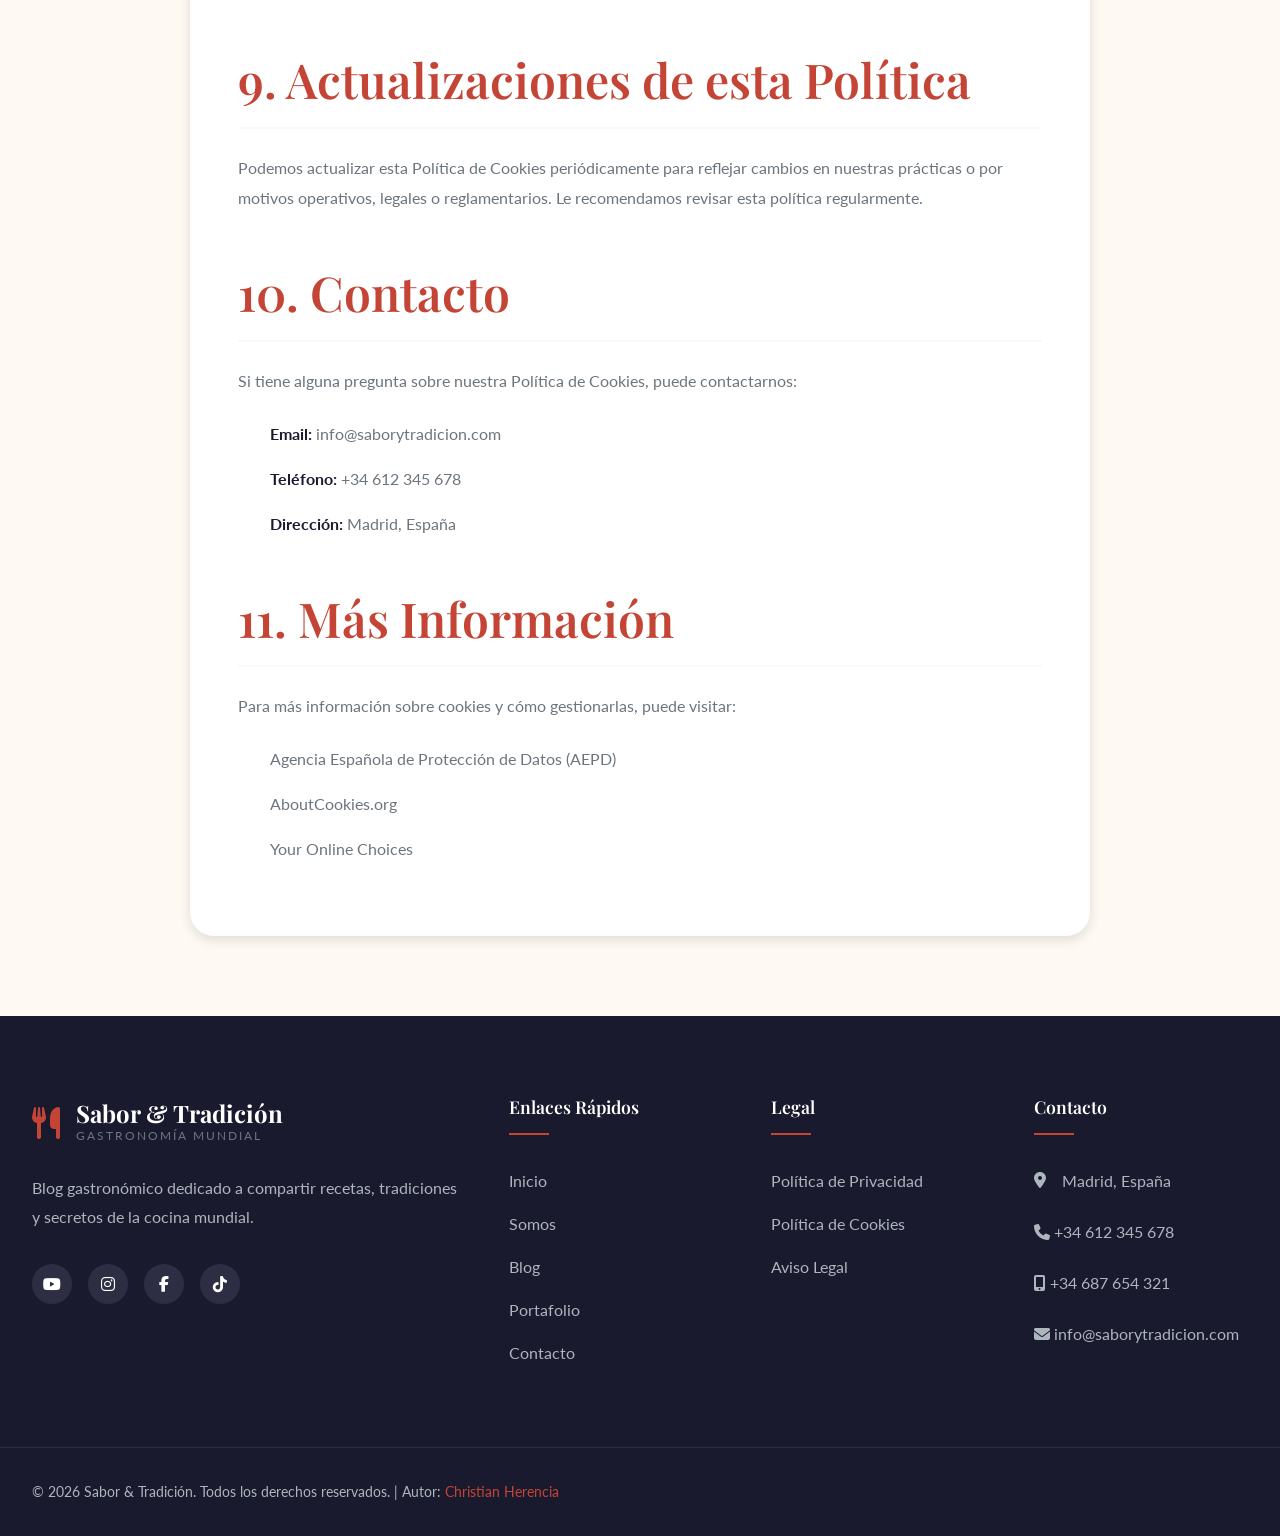
<file: cookies.html>
<!DOCTYPE html>
<html lang="es">
<head>
    <meta charset="UTF-8">
    <meta name="viewport" content="width=device-width, initial-scale=1.0">
    <meta name="description" content="Política de Cookies de Sabor & Tradición - Conozca qué cookies utilizamos y cómo puede gestionarlas.">
    <meta name="robots" content="noindex, follow">
    <title>Política de Cookies | Sabor & Tradición</title>
    
    <!-- Google Fonts -->
    <link rel="preconnect" href="https://fonts.googleapis.com">
    <link rel="preconnect" href="https://fonts.gstatic.com" crossorigin>
    <link href="https://fonts.googleapis.com/css2?family=Playfair+Display:wght@400;500;600;700&family=Lato:wght@300;400;700&display=swap" rel="stylesheet">
    
    <!-- Font Awesome -->
    <link rel="stylesheet" href="https://cdnjs.cloudflare.com/ajax/libs/font-awesome/6.4.0/css/all.min.css">
    
    <!-- Main Styles -->
    <link rel="stylesheet" href="css/styles.css">
    
    <style>
        .legal-header {
            background: linear-gradient(135deg, var(--color-dark) 0%, var(--color-dark-light) 100%);
            padding: 150px 0 80px;
            text-align: center;
            color: var(--color-white);
        }
        
        .legal-header h1 {
            color: var(--color-white);
            margin-bottom: var(--spacing-sm);
        }
        
        .legal-content {
            padding: var(--spacing-xxl) 0;
            background: var(--color-cream);
        }
        
        .legal-container {
            max-width: 900px;
            margin: 0 auto;
            background: var(--color-white);
            padding: var(--spacing-xl);
            border-radius: var(--radius-xl);
            box-shadow: var(--shadow-md);
        }
        
        .legal-container h2 {
            color: var(--color-primary);
            margin-top: var(--spacing-xl);
            margin-bottom: var(--spacing-md);
            padding-bottom: var(--spacing-sm);
            border-bottom: 2px solid var(--color-light);
        }
        
        .legal-container h2:first-child {
            margin-top: 0;
        }
        
        .legal-container h3 {
            color: var(--color-dark);
            margin-top: var(--spacing-lg);
            margin-bottom: var(--spacing-sm);
        }
        
        .legal-container p {
            color: var(--color-gray);
            margin-bottom: var(--spacing-md);
            line-height: 1.9;
        }
        
        .legal-container ul {
            margin-bottom: var(--spacing-md);
            padding-left: var(--spacing-lg);
        }
        
        .legal-container li {
            margin-bottom: var(--spacing-sm);
            color: var(--color-gray);
            line-height: 1.8;
        }
        
        .legal-container strong {
            color: var(--color-dark);
        }
        
        .legal-update {
            background: var(--color-light);
            padding: var(--spacing-md);
            border-radius: var(--radius-md);
            margin-bottom: var(--spacing-xl);
            font-size: 0.9rem;
            color: var(--color-gray);
        }
        
        .legal-nav {
            display: flex;
            justify-content: center;
            gap: var(--spacing-md);
            margin-bottom: var(--spacing-xl);
            flex-wrap: wrap;
        }
        
        .legal-nav a {
            padding: 0.5rem 1rem;
            background: var(--color-white);
            border: 2px solid var(--color-light);
            border-radius: var(--radius-md);
            color: var(--color-gray);
            font-size: 0.9rem;
            transition: all var(--transition-fast);
        }
        
        .legal-nav a:hover,
        .legal-nav a.active {
            background: var(--color-primary);
            border-color: var(--color-primary);
            color: var(--color-white);
        }
        
        .cookie-table {
            width: 100%;
            border-collapse: collapse;
            margin: var(--spacing-lg) 0;
        }
        
        .cookie-table th,
        .cookie-table td {
            padding: var(--spacing-md);
            text-align: left;
            border-bottom: 1px solid var(--color-light);
        }
        
        .cookie-table th {
            background: var(--color-light);
            font-weight: 600;
            color: var(--color-dark);
        }
        
        .cookie-table tr:hover {
            background: var(--color-cream);
        }
        
        .cookie-types {
            display: grid;
            grid-template-columns: repeat(auto-fit, minmax(280px, 1fr));
            gap: var(--spacing-lg);
            margin: var(--spacing-xl) 0;
        }
        
        .cookie-type-card {
            background: var(--color-cream);
            padding: var(--spacing-lg);
            border-radius: var(--radius-lg);
            border-left: 4px solid var(--color-primary);
        }
        
        .cookie-type-card h4 {
            color: var(--color-primary);
            margin-bottom: var(--spacing-sm);
        }
        
        .cookie-type-card p {
            font-size: 0.9rem;
            margin-bottom: var(--spacing-sm);
        }
    </style>
</head>
<body>
    <!-- Header -->
    <header class="header" id="header">
        <div class="header-top">
            <div class="container">
                <div class="header-top-content">
                    <div class="social-links">
                        <a href="https://youtube.com" target="_blank" aria-label="YouTube"><i class="fab fa-youtube"></i></a>
                        <a href="https://instagram.com" target="_blank" aria-label="Instagram"><i class="fab fa-instagram"></i></a>
                        <a href="https://facebook.com" target="_blank" aria-label="Facebook"><i class="fab fa-facebook-f"></i></a>
                        <a href="https://tiktok.com" target="_blank" aria-label="TikTok"><i class="fab fa-tiktok"></i></a>
                    </div>
                    <div class="contact-info">
                        <a href="tel:+34612345678"><i class="fas fa-phone"></i> +34 612 345 678</a>
                        <a href="mailto:info@saborytradicion.com"><i class="fas fa-envelope"></i> info@saborytradicion.com</a>
                    </div>
                </div>
            </div>
        </div>
        
        <nav class="navbar">
            <div class="container">
                <div class="nav-wrapper">
                    <a href="index.html" class="logo">
                        <span class="logo-icon"><i class="fas fa-utensils"></i></span>
                        <div class="logo-text">
                            <span class="logo-main">Sabor & Tradición</span>
                            <span class="logo-sub">Gastronomía Mundial</span>
                        </div>
                    </a>
                    
                    <ul class="nav-menu">
                        <li><a href="index.html">Inicio</a></li>
                        <li><a href="somos.html">Somos</a></li>
                        <li><a href="blog.html">Blog</a></li>
                        <li><a href="portafolio.html">Portafolio</a></li>
                        <li><a href="contacto.html">Contacto</a></li>
                    </ul>
                </div>
            </div>
        </nav>
    </header>

    <main>
        <section class="legal-header">
            <div class="container">
                <h1>Política de Cookies</h1>
                <p>Información sobre el uso de cookies en este sitio web</p>
                
                <div class="legal-nav">
                    <a href="privacidad.html">Privacidad</a>
                    <a href="cookies.html" class="active">Cookies</a>
                    <a href="aviso-legal.html">Aviso Legal</a>
                </div>
            </div>
        </section>

        <section class="legal-content">
            <div class="container">
                <div class="legal-container">
                    <div class="legal-update">
                        <strong>Última actualización:</strong> 15 de marzo de 2026
                    </div>
                    
                    <h2>1. ¿Qué son las Cookies?</h2>
                    <p>Las cookies son pequeños archivos de texto que se almacenan en su dispositivo (ordenador, tablet, smartphone) cuando visita un sitio web. Son ampliamente utilizadas para hacer que los sitios web funcionen de manera más eficiente y para proporcionar información a los propietarios del sitio.</p>
                    
                    <h2>2. ¿Cómo Utilizamos las Cookies?</h2>
                    <p>En Sabor & Tradición utilizamos cookies para mejorar su experiencia de navegación, analizar el tráfico del sitio y personalizar el contenido. Las cookies nos permiten:</p>
                    <ul>
                        <li>Recordar sus preferencias de navegación.</li>
                        <li>Entender cómo utiliza nuestro sitio web.</li>
                        <li>Mejorar el funcionamiento y contenido del sitio.</li>
                        <li>Mostrar contenido relevante y personalizado.</li>
                        <li>Medir la efectividad de nuestras comunicaciones.</li>
                    </ul>
                    
                    <h2>3. Tipos de Cookies que Utilizamos</h2>
                    
                    <div class="cookie-types">
                        <div class="cookie-type-card">
                            <h4><i class="fas fa-cog"></i> Cookies Técnicas</h4>
                            <p>Son esenciales para el funcionamiento del sitio. Permiten la navegación y el uso de las diferentes opciones o servicios.</p>
                            <strong>¿Se pueden desactivar?</strong> No, son necesarias.
                        </div>
                        
                        <div class="cookie-type-card">
                            <h4><i class="fas fa-chart-bar"></i> Cookies Analíticas</h4>
                            <p>Nos permiten cuantificar el número de usuarios y realizar mediciones y análisis estadísticos sobre la utilización del sitio.</p>
                            <strong>¿Se pueden desactivar?</strong> Sí, puede configurarlas.
                        </div>
                        
                        <div class="cookie-type-card">
                            <h4><i class="fas fa-bullhorn"></i> Cookies de Marketing</h4>
                            <p>Se utilizan para mostrar anuncios relevantes para usted y sus intereses. También limitan el número de veces que ve un anuncio.</p>
                            <strong>¿Se pueden desactivar?</strong> Sí, puede configurarlas.
                        </div>
                        
                        <div class="cookie-type-card">
                            <h4><i class="fas fa-share-alt"></i> Cookies de Redes Sociales</h4>
                            <p>Permiten compartir contenido en redes sociales y medir la interacción con estos plugins sociales.</p>
                            <strong>¿Se pueden desactivar?</strong> Sí, puede configurarlas.
                        </div>
                    </div>
                    
                    <h2>4. Cookies Específicas que Utilizamos</h2>
                    
                    <table class="cookie-table">
                        <thead>
                            <tr>
                                <th>Nombre</th>
                                <th>Proveedor</th>
                                <th>Finalidad</th>
                                <th>Duración</th>
                            </tr>
                        </thead>
                        <tbody>
                            <tr>
                                <td>session_id</td>
                                <td>Sabor & Tradición</td>
                                <td>Mantener la sesión del usuario</td>
                                <td>Sesión</td>
                            </tr>
                            <tr>
                                <td>cookie_consent</td>
                                <td>Sabor & Tradición</td>
                                <td>Recordar preferencias de cookies</td>
                                <td>1 año</td>
                            </tr>
                            <tr>
                                <td>_ga</td>
                                <td>Google Analytics</td>
                                <td>Distinguir usuarios únicos</td>
                                <td>2 años</td>
                            </tr>
                            <tr>
                                <td>_gid</td>
                                <td>Google Analytics</td>
                                <td>Distinguir usuarios (24h)</td>
                                <td>24 horas</td>
                            </tr>
                            <tr>
                                <td>_gat</td>
                                <td>Google Analytics</td>
                                <td>Limitar porcentaje de solicitudes</td>
                                <td>1 minuto</td>
                            </tr>
                            <tr>
                                <td>YSC</td>
                                <td>YouTube</td>
                                <td>Registrar interacciones con videos</td>
                                <td>Sesión</td>
                            </tr>
                            <tr>
                                <td>VISITOR_INFO1_LIVE</td>
                                <td>YouTube</td>
                                <td>Medir ancho de banda</td>
                                <td>6 meses</td>
                            </tr>
                        </tbody>
                    </table>
                    
                    <h2>5. Cookies de Terceros</h2>
                    <p>Este sitio web utiliza servicios de terceros que pueden instalar cookies en su dispositivo:</p>
                    <ul>
                        <li><strong>Google Analytics:</strong> Servicio de análisis web de Google, Inc. para analizar el uso del sitio web.</li>
                        <li><strong>YouTube:</strong> Plataforma de videos de Google para mostrar contenido multimedia.</li>
                        <li><strong>Redes Sociales:</strong> Plugins de Facebook, Instagram, Twitter, Pinterest para compartir contenido.</li>
                        <li><strong>Proveedor de Email Marketing:</strong> Para gestionar suscripciones al newsletter.</li>
                    </ul>
                    
                    <h2>6. Cómo Gestionar las Cookies</h2>
                    <p>Puede controlar y/o eliminar las cookies como desee. Puede eliminar todas las cookies que ya están en su ordenador y puede configurar la mayoría de los navegadores para evitar que se coloquen.</p>
                    
                    <h3>Navegadores Más Comunes:</h3>
                    <ul>
                        <li><strong>Google Chrome:</strong> Configuración → Privacidad y seguridad → Cookies y otros datos del sitio</li>
                        <li><strong>Mozilla Firefox:</strong> Opciones → Privacidad y seguridad → Cookies y datos del sitio</li>
                        <li><strong>Safari:</strong> Preferencias → Privacidad → Gestionar datos del sitio web</li>
                        <li><strong>Microsoft Edge:</strong> Configuración → Cookies y permisos del sitio → Cookies y datos del sitio</li>
                        <li><strong>Opera:</strong> Configuración → Privacidad y seguridad → Cookies</li>
                    </ul>
                    
                    <h3>Enlaces de Gestión de Cookies:</h3>
                    <ul>
                        <li><a href="https://support.google.com/accounts/answer/61416" target="_blank">Google Chrome</a></li>
                        <li><a href="https://support.mozilla.org/es/kb/habilitar-y-deshabilitar-cookies-sitios-web-rastrear-preferencias" target="_blank">Mozilla Firefox</a></li>
                        <li><a href="https://support.apple.com/es-es/guide/safari/sfri11471/mac" target="_blank">Safari</a></li>
                        <li><a href="https://support.microsoft.com/es-es/microsoft-edge/eliminar-las-cookies-en-microsoft-edge-63947406-40ac-c3b8-57b9-2a946a29ae09" target="_blank">Microsoft Edge</a></li>
                    </ul>
                    
                    <h2>7. Consentimiento</h2>
                    <p>Al utilizar este sitio web por primera vez, se le mostrará un banner de consentimiento de cookies. Al hacer clic en "Aceptar", usted consiente el uso de todas las cookies descritas en esta política.</p>
                    <p>Puede retirar su consentimiento en cualquier momento modificando la configuración de cookies en su navegador o contactándonos directamente.</p>
                    
                    <h2>8. Consecuencias de Desactivar Cookies</h2>
                    <p>Si decide desactivar las cookies, algunas funciones del sitio web pueden no estar disponibles o funcionar correctamente:</p>
                    <ul>
                        <li>No podrá guardar preferencias personales.</li>
                        <li>Algunas páginas pueden no mostrarse correctamente.</li>
                        <li>No podrá ver videos incrustados.</li>
                        <li>El contenido compartido en redes sociales puede no funcionar.</li>
                    </ul>
                    
                    <h2>9. Actualizaciones de esta Política</h2>
                    <p>Podemos actualizar esta Política de Cookies periódicamente para reflejar cambios en nuestras prácticas o por motivos operativos, legales o reglamentarios. Le recomendamos revisar esta política regularmente.</p>
                    
                    <h2>10. Contacto</h2>
                    <p>Si tiene alguna pregunta sobre nuestra Política de Cookies, puede contactarnos:</p>
                    <ul>
                        <li><strong>Email:</strong> info@saborytradicion.com</li>
                        <li><strong>Teléfono:</strong> +34 612 345 678</li>
                        <li><strong>Dirección:</strong> Madrid, España</li>
                    </ul>
                    
                    <h2>11. Más Información</h2>
                    <p>Para más información sobre cookies y cómo gestionarlas, puede visitar:</p>
                    <ul>
                        <li><a href="https://www.aepd.es" target="_blank">Agencia Española de Protección de Datos (AEPD)</a></li>
                        <li><a href="https://www.aboutcookies.org" target="_blank">AboutCookies.org</a></li>
                        <li><a href="https://www.youronlinechoices.com/es/" target="_blank">Your Online Choices</a></li>
                    </ul>
                </div>
            </div>
        </section>
    </main>

    <!-- Footer -->
    <footer class="footer">
        <div class="footer-top">
            <div class="container">
                <div class="footer-grid">
                    <div class="footer-column">
                        <div class="footer-logo">
                            <span class="logo-icon"><i class="fas fa-utensils"></i></span>
                            <div class="logo-text">
                                <span class="logo-main">Sabor & Tradición</span>
                                <span class="logo-sub">Gastronomía Mundial</span>
                            </div>
                        </div>
                        <p class="footer-description">
                            Blog gastronómico dedicado a compartir recetas, tradiciones y secretos de la cocina mundial.
                        </p>
                        <div class="footer-social">
                            <a href="https://youtube.com" target="_blank" aria-label="YouTube"><i class="fab fa-youtube"></i></a>
                            <a href="https://instagram.com" target="_blank" aria-label="Instagram"><i class="fab fa-instagram"></i></a>
                            <a href="https://facebook.com" target="_blank" aria-label="Facebook"><i class="fab fa-facebook-f"></i></a>
                            <a href="https://tiktok.com" target="_blank" aria-label="TikTok"><i class="fab fa-tiktok"></i></a>
                        </div>
                    </div>
                    
                    <div class="footer-column">
                        <h4>Enlaces Rápidos</h4>
                        <ul class="footer-links">
                            <li><a href="index.html">Inicio</a></li>
                            <li><a href="somos.html">Somos</a></li>
                            <li><a href="blog.html">Blog</a></li>
                            <li><a href="portafolio.html">Portafolio</a></li>
                            <li><a href="contacto.html">Contacto</a></li>
                        </ul>
                    </div>
                    
                    <div class="footer-column">
                        <h4>Legal</h4>
                        <ul class="footer-links">
                            <li><a href="privacidad.html">Política de Privacidad</a></li>
                            <li><a href="cookies.html">Política de Cookies</a></li>
                            <li><a href="aviso-legal.html">Aviso Legal</a></li>
                        </ul>
                    </div>
                    
                    <div class="footer-column">
                        <h4>Contacto</h4>
                        <ul class="footer-contact">
                            <li><i class="fas fa-map-marker-alt"></i> Madrid, España</li>
                            <li><a href="tel:+34612345678"><i class="fas fa-phone"></i> +34 612 345 678</a></li>
                            <li><a href="tel:+34687654321"><i class="fas fa-mobile-alt"></i> +34 687 654 321</a></li>
                            <li><a href="mailto:info@saborytradicion.com"><i class="fas fa-envelope"></i> info@saborytradicion.com</a></li>
                        </ul>
                    </div>
                </div>
            </div>
        </div>
        
        <div class="footer-bottom">
            <div class="container">
                <div class="footer-bottom-content">
                    <p class="copyright">
                        &copy; 2026 Sabor & Tradición. Todos los derechos reservados. | Autor: <a href="https://christian-freelance.us/" target="_blank">Christian Herencia</a>
                    </p>
                </div>
            </div>
        </div>
    </footer>
</body>
</html>
</file>
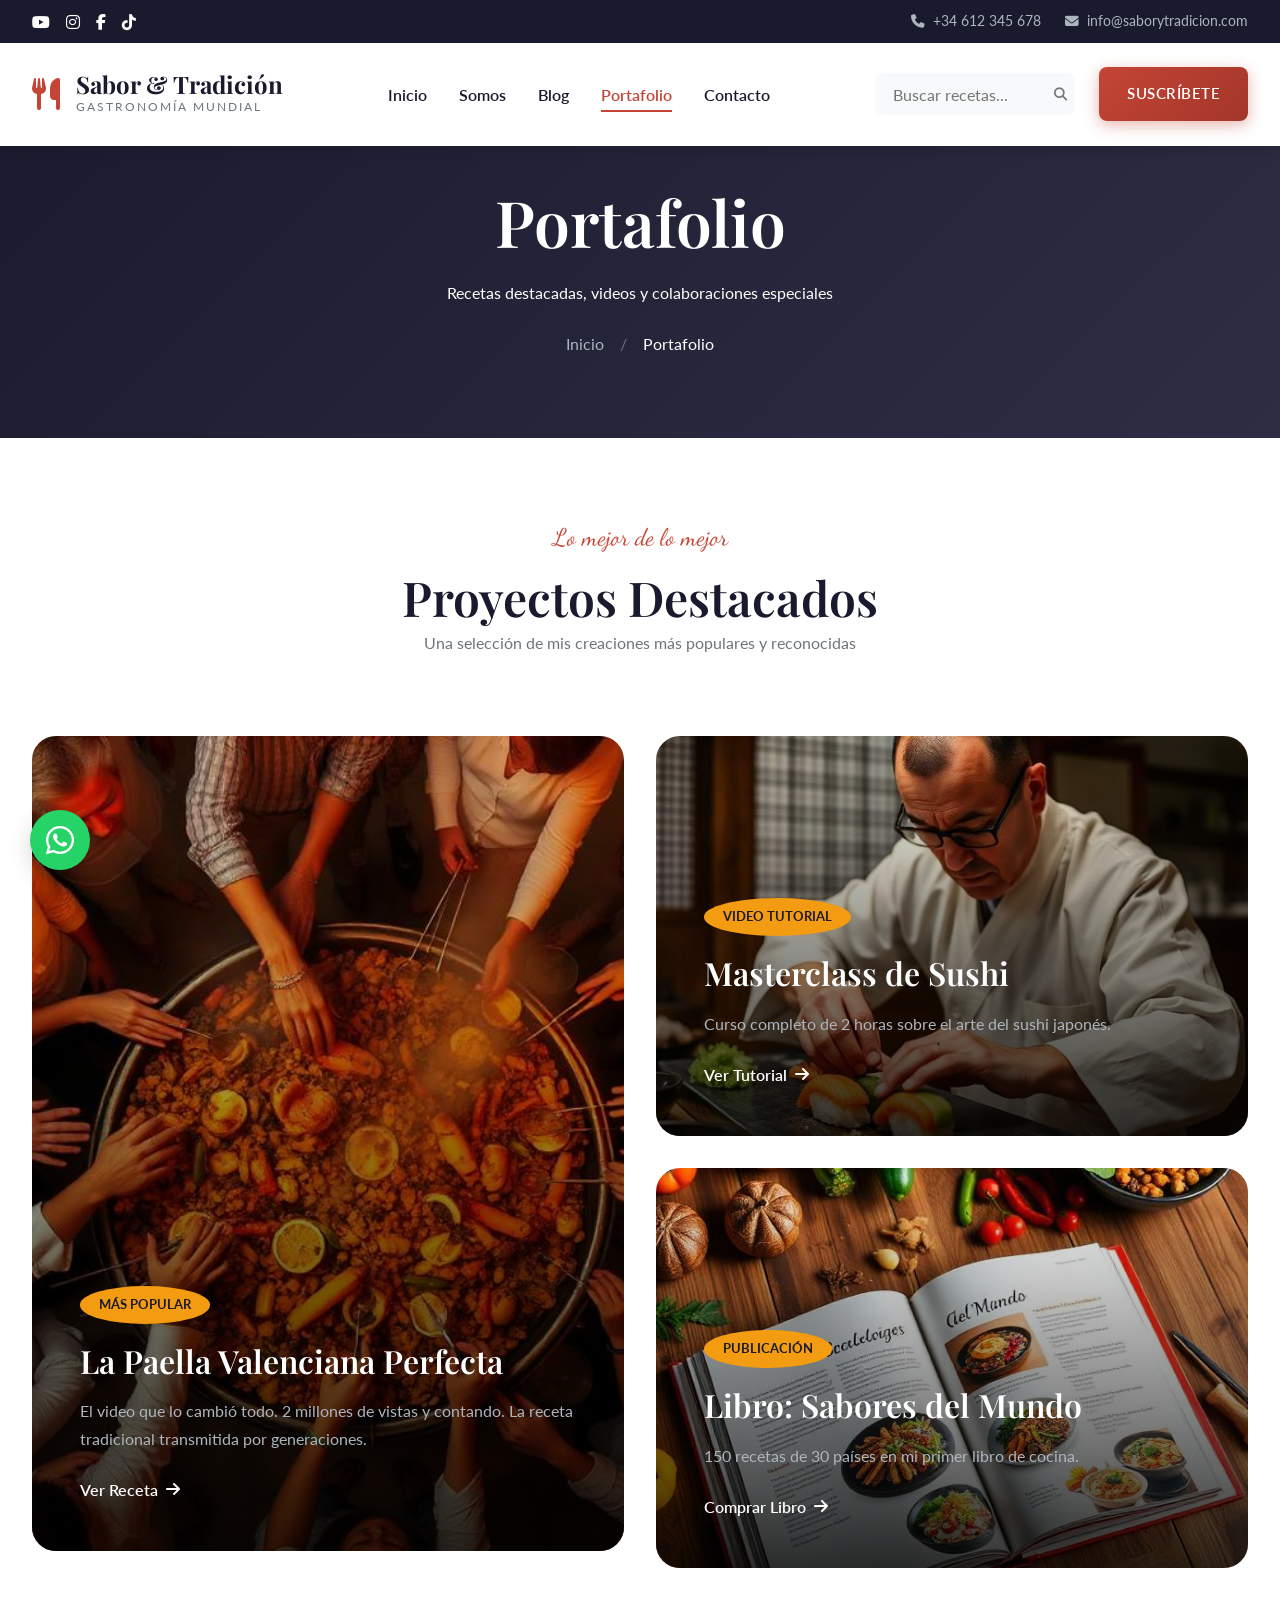
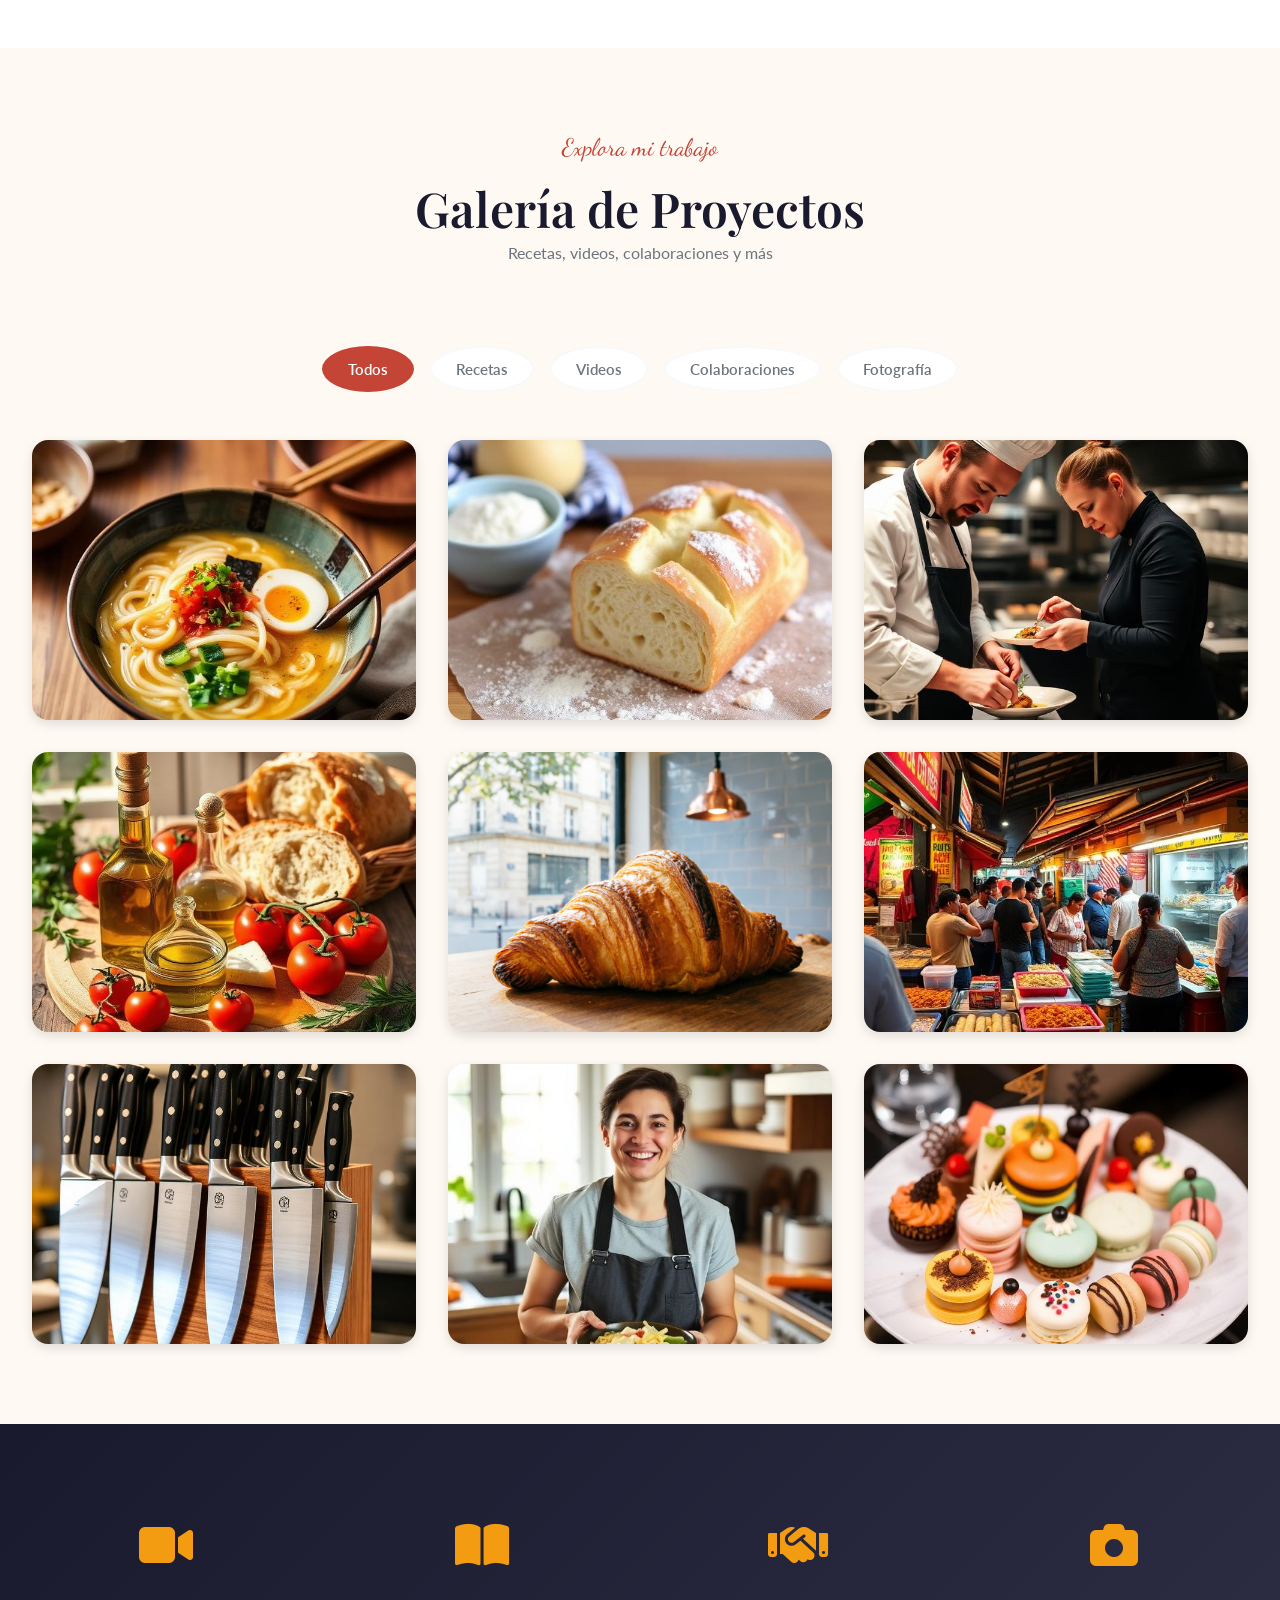
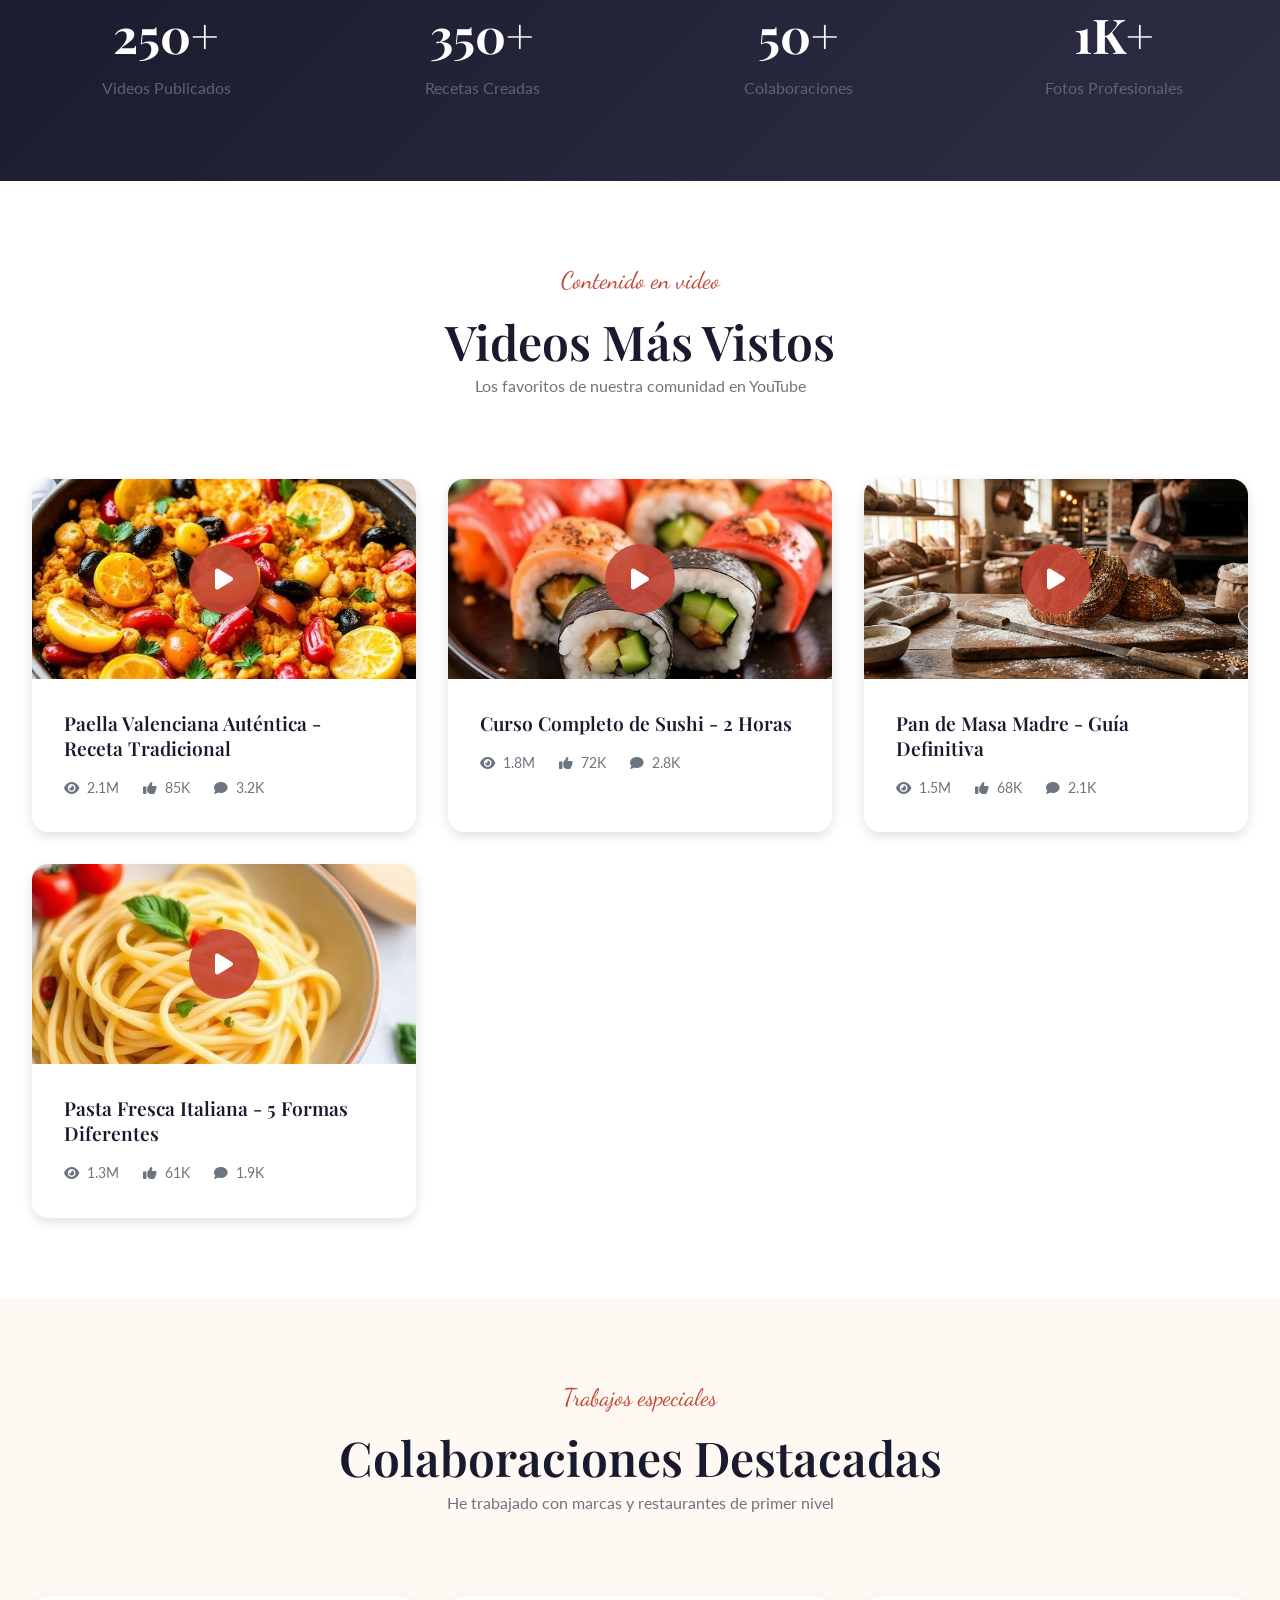
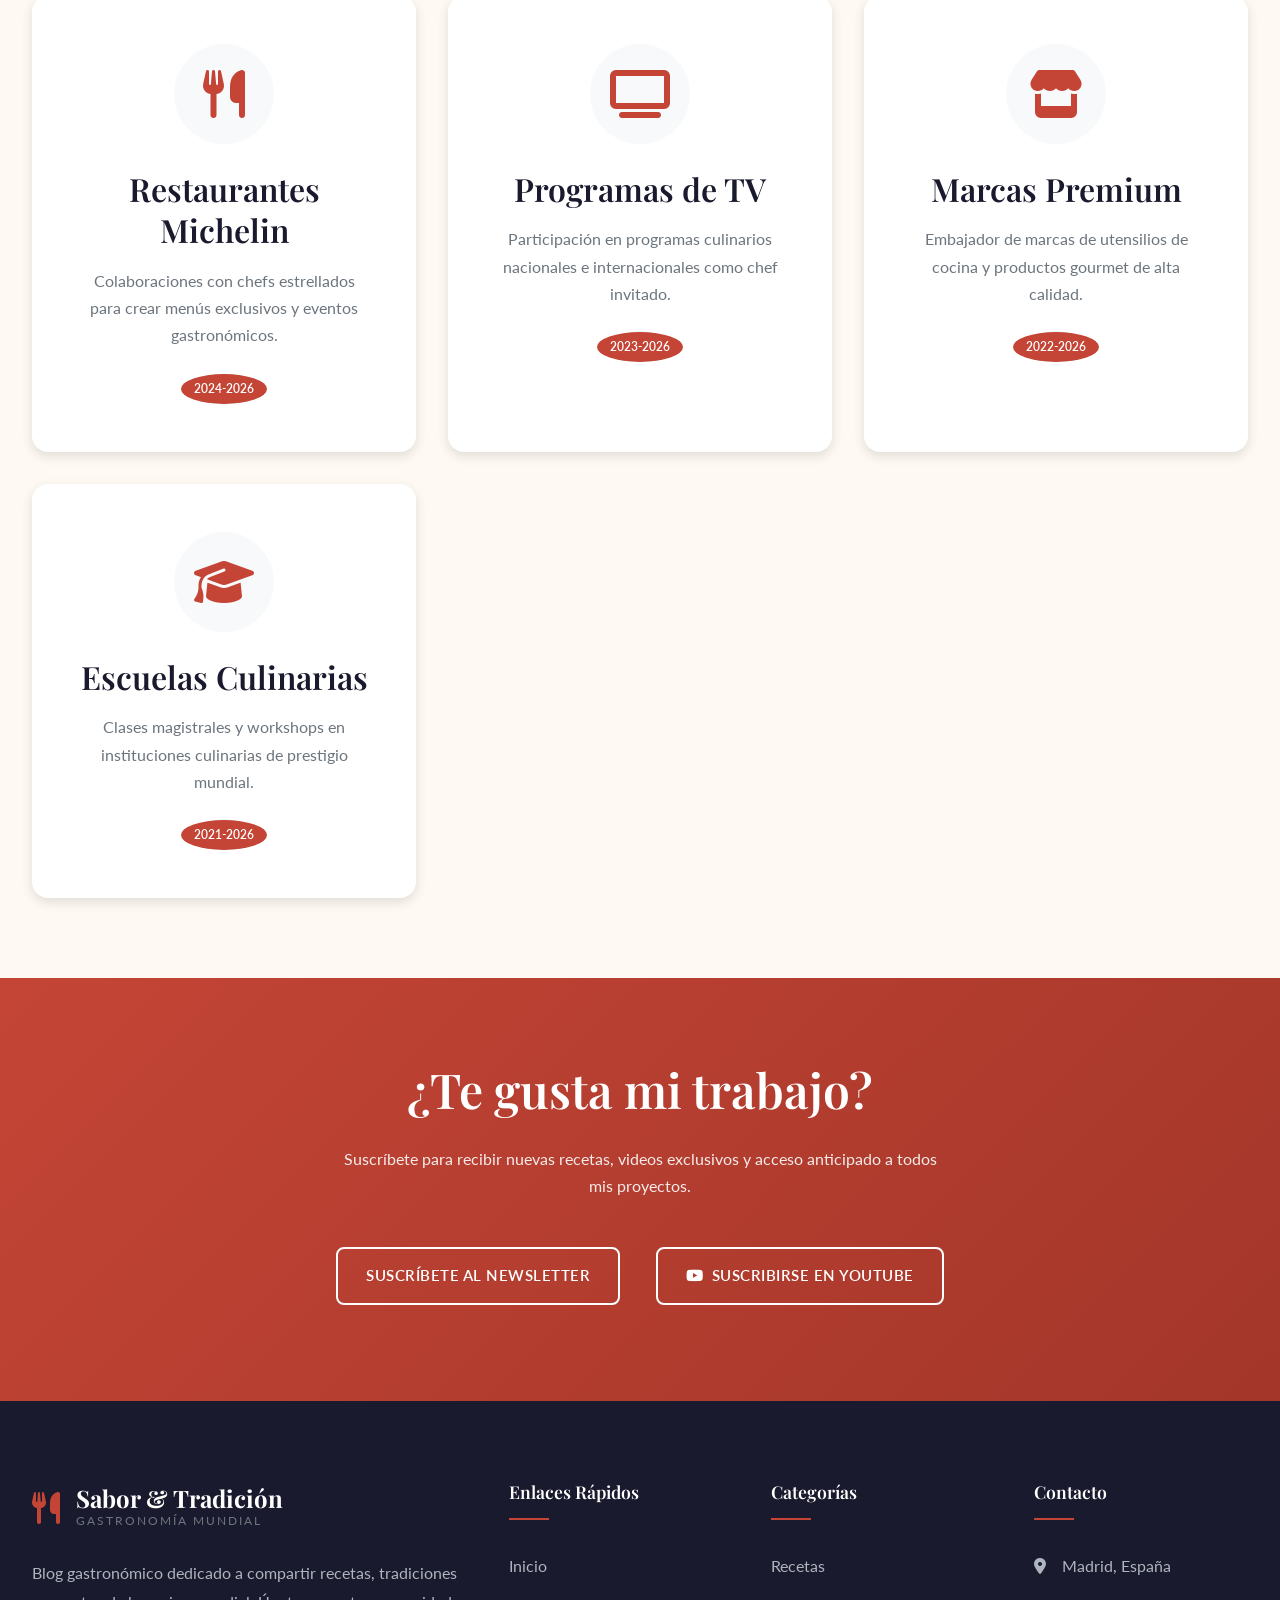
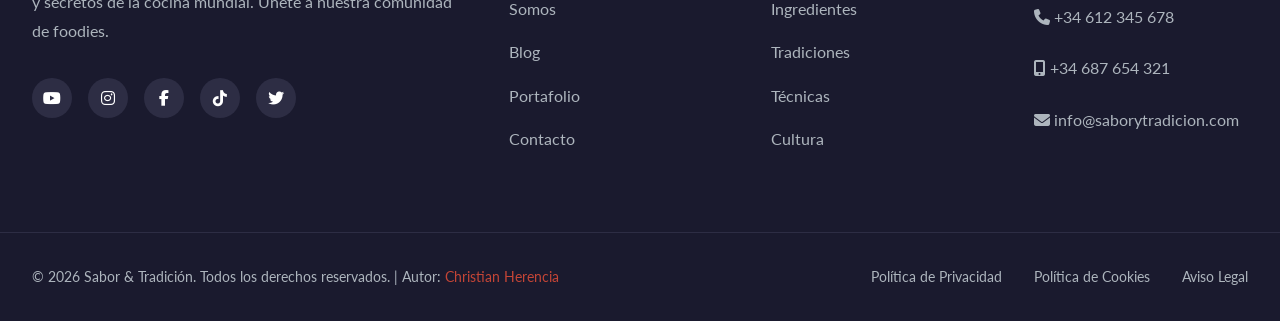
<file: portafolio.html>
<!DOCTYPE html>
<html lang="es">
<head>
    <meta charset="UTF-8">
    <meta name="viewport" content="width=device-width, initial-scale=1.0">
    <meta name="description" content="Portafolio de Christian Herencia - Recetas destacadas, videos virales, colaboraciones y fotografía gastronómica profesional.">
    <meta name="keywords" content="portafolio, recetas destacadas, videos cocina, fotografia gastronómica, colaboraciones chef">
    <meta name="author" content="Christian Herencia">
    <meta name="robots" content="index, follow">
    
    <!-- Open Graph -->
    <meta property="og:type" content="website">
    <meta property="og:title" content="Portafolio | Sabor & Tradición">
    <meta property="og:description" content="Descubre las mejores recetas, videos y colaboraciones">
    <meta property="og:image" content="images/og-portfolio.jpg">
    
    <title>Portafolio | Sabor & Tradición - Recetas y Proyectos Destacados</title>
    
    <!-- Google Fonts -->
    <link rel="preconnect" href="https://fonts.googleapis.com">
    <link rel="preconnect" href="https://fonts.gstatic.com" crossorigin>
    <link href="https://fonts.googleapis.com/css2?family=Playfair+Display:wght@400;500;600;700&family=Lato:wght@300;400;700&family=Dancing+Script:wght@400;500;600;700&display=swap" rel="stylesheet">
    
    <!-- Font Awesome -->
    <link rel="stylesheet" href="https://cdnjs.cloudflare.com/ajax/libs/font-awesome/6.4.0/css/all.min.css">
    
    <!-- Main Styles -->
    <link rel="stylesheet" href="css/styles.css">
    
    <!-- Page Specific Styles -->
    <style>
        .page-header {
            background: linear-gradient(135deg, var(--color-dark) 0%, var(--color-dark-light) 100%);
            padding: 180px 0 80px;
            text-align: center;
            color: var(--color-white);
        }
        
        .page-header h1 {
            color: var(--color-white);
            margin-bottom: var(--spacing-sm);
        }
        
        .breadcrumb {
            display: flex;
            justify-content: center;
            gap: var(--spacing-sm);
            margin-top: var(--spacing-md);
        }
        
        .breadcrumb a {
            color: var(--color-gray-light);
            transition: color var(--transition-fast);
        }
        
        .breadcrumb a:hover {
            color: var(--color-primary);
        }
        
        .breadcrumb .separator {
            color: var(--color-gray);
        }
        
        .portfolio-section {
            padding: var(--spacing-xxl) 0;
            background: var(--color-cream);
        }
        
        .portfolio-filters {
            display: flex;
            justify-content: center;
            flex-wrap: wrap;
            gap: var(--spacing-sm);
            margin-bottom: var(--spacing-xl);
        }
        
        .portfolio-filter {
            padding: 0.75rem 1.5rem;
            background: var(--color-white);
            border: 2px solid var(--color-light);
            border-radius: var(--radius-full);
            font-size: 0.95rem;
            font-weight: 600;
            color: var(--color-gray);
            cursor: pointer;
            transition: all var(--transition-fast);
        }
        
        .portfolio-filter:hover,
        .portfolio-filter.active {
            background: var(--color-primary);
            border-color: var(--color-primary);
            color: var(--color-white);
        }
        
        .portfolio-grid {
            display: grid;
            grid-template-columns: repeat(auto-fill, minmax(350px, 1fr));
            gap: var(--spacing-lg);
        }
        
        .portfolio-item {
            position: relative;
            border-radius: var(--radius-lg);
            overflow: hidden;
            box-shadow: var(--shadow-md);
            cursor: pointer;
            transition: all var(--transition-base);
        }
        
        .portfolio-item:hover {
            transform: translateY(-10px);
            box-shadow: var(--shadow-xl);
        }
        
        .portfolio-image {
            height: 280px;
            overflow: hidden;
        }
        
        .portfolio-image img {
            width: 100%;
            height: 100%;
            object-fit: cover;
            transition: transform var(--transition-slow);
        }
        
        .portfolio-item:hover .portfolio-image img {
            transform: scale(1.1);
        }
        
        .portfolio-overlay {
            position: absolute;
            top: 0;
            left: 0;
            width: 100%;
            height: 100%;
            background: linear-gradient(to bottom, transparent 0%, rgba(0,0,0,0.9) 100%);
            display: flex;
            flex-direction: column;
            justify-content: flex-end;
            padding: var(--spacing-lg);
            opacity: 0;
            transition: opacity var(--transition-base);
        }
        
        .portfolio-item:hover .portfolio-overlay {
            opacity: 1;
        }
        
        .portfolio-category {
            display: inline-block;
            padding: 0.4rem 1rem;
            background: var(--color-primary);
            color: var(--color-white);
            border-radius: var(--radius-full);
            font-size: 0.8rem;
            font-weight: 600;
            text-transform: uppercase;
            margin-bottom: var(--spacing-sm);
            width: fit-content;
        }
        
        .portfolio-title {
            color: var(--color-white);
            font-size: 1.5rem;
            margin-bottom: var(--spacing-xs);
        }
        
        .portfolio-description {
            color: var(--color-gray-light);
            font-size: 0.9rem;
            margin-bottom: var(--spacing-md);
        }
        
        .portfolio-link {
            display: inline-flex;
            align-items: center;
            gap: var(--spacing-xs);
            color: var(--color-white);
            font-weight: 600;
            transition: gap var(--transition-fast);
        }
        
        .portfolio-link:hover {
            gap: var(--spacing-sm);
        }
        
        /* Featured Portfolio */
        .featured-portfolio {
            padding: var(--spacing-xxl) 0;
            background: var(--color-white);
        }
        
        .featured-grid {
            display: grid;
            grid-template-columns: repeat(2, 1fr);
            gap: var(--spacing-lg);
        }
        
        .featured-item {
            position: relative;
            border-radius: var(--radius-xl);
            overflow: hidden;
            height: 400px;
        }
        
        .featured-item.large {
            grid-row: span 2;
            height: 815px;
        }
        
        .featured-item img {
            width: 100%;
            height: 100%;
            object-fit: cover;
            transition: transform var(--transition-slow);
        }
        
        .featured-item:hover img {
            transform: scale(1.1);
        }
        
        .featured-overlay {
            position: absolute;
            top: 0;
            left: 0;
            width: 100%;
            height: 100%;
            background: linear-gradient(to bottom, transparent 0%, rgba(0,0,0,0.8) 100%);
            display: flex;
            flex-direction: column;
            justify-content: flex-end;
            padding: var(--spacing-xl);
        }
        
        .featured-badge {
            display: inline-block;
            padding: 0.5rem 1.2rem;
            background: var(--color-secondary);
            color: var(--color-dark);
            border-radius: var(--radius-full);
            font-size: 0.8rem;
            font-weight: 700;
            text-transform: uppercase;
            margin-bottom: var(--spacing-sm);
            width: fit-content;
        }
        
        .featured-title {
            color: var(--color-white);
            font-size: 2rem;
            margin-bottom: var(--spacing-sm);
        }
        
        .featured-description {
            color: var(--color-gray-light);
            margin-bottom: var(--spacing-md);
        }
        
        /* Stats Section */
        .portfolio-stats {
            padding: var(--spacing-xxl) 0;
            background: linear-gradient(135deg, var(--color-dark) 0%, var(--color-dark-light) 100%);
            color: var(--color-white);
        }
        
        .stats-grid {
            display: grid;
            grid-template-columns: repeat(auto-fit, minmax(200px, 1fr));
            gap: var(--spacing-xl);
        }
        
        .stat-item {
            text-align: center;
        }
        
        .stat-icon {
            font-size: 3rem;
            color: var(--color-secondary);
            margin-bottom: var(--spacing-md);
        }
        
        .stat-number {
            font-family: var(--font-heading);
            font-size: clamp(2rem, 4vw, 3rem);
            font-weight: 700;
            color: var(--color-white);
            line-height: 1;
            margin-bottom: var(--spacing-sm);
        }
        
        .stat-label {
            font-size: 1rem;
            opacity: 0.8;
        }
        
        /* Testimonials Carousel */
        .collaborations-section {
            padding: var(--spacing-xxl) 0;
            background: var(--color-cream);
        }
        
        .collaborations-grid {
            display: grid;
            grid-template-columns: repeat(auto-fit, minmax(300px, 1fr));
            gap: var(--spacing-lg);
            margin-top: var(--spacing-xl);
        }
        
        .collaboration-card {
            background: var(--color-white);
            border-radius: var(--radius-lg);
            padding: var(--spacing-xl);
            text-align: center;
            box-shadow: var(--shadow-md);
            transition: all var(--transition-base);
        }
        
        .collaboration-card:hover {
            transform: translateY(-5px);
            box-shadow: var(--shadow-xl);
        }
        
        .collaboration-logo {
            width: 100px;
            height: 100px;
            margin: 0 auto var(--spacing-md);
            display: flex;
            align-items: center;
            justify-content: center;
            background: var(--color-light);
            border-radius: var(--radius-full);
        }
        
        .collaboration-logo img {
            max-width: 70%;
            max-height: 70%;
            object-fit: contain;
        }
        
        .collaboration-card h3 {
            margin-bottom: var(--spacing-sm);
        }
        
        .collaboration-card p {
            color: var(--color-gray);
            margin-bottom: var(--spacing-md);
        }
        
        .collaboration-tag {
            display: inline-block;
            padding: 0.3rem 0.8rem;
            background: var(--color-primary);
            color: var(--color-white);
            border-radius: var(--radius-full);
            font-size: 0.75rem;
            font-weight: 600;
        }
        
        /* Video Gallery */
        .video-gallery-section {
            padding: var(--spacing-xxl) 0;
            background: var(--color-white);
        }
        
        .video-gallery {
            display: grid;
            grid-template-columns: repeat(auto-fit, minmax(320px, 1fr));
            gap: var(--spacing-lg);
            margin-top: var(--spacing-xl);
        }
        
        .video-card {
            position: relative;
            border-radius: var(--radius-lg);
            overflow: hidden;
            box-shadow: var(--shadow-md);
            cursor: pointer;
        }
        
        .video-thumbnail {
            position: relative;
            height: 200px;
            overflow: hidden;
        }
        
        .video-thumbnail img {
            width: 100%;
            height: 100%;
            object-fit: cover;
        }
        
        .video-play-btn {
            position: absolute;
            top: 50%;
            left: 50%;
            transform: translate(-50%, -50%);
            width: 70px;
            height: 70px;
            background: rgba(196, 69, 54, 0.9);
            border-radius: var(--radius-full);
            display: flex;
            align-items: center;
            justify-content: center;
            color: var(--color-white);
            font-size: 1.5rem;
            transition: all var(--transition-base);
        }
        
        .video-card:hover .video-play-btn {
            transform: translate(-50%, -50%) scale(1.1);
            background: var(--color-primary);
        }
        
        .video-content {
            padding: var(--spacing-lg);
        }
        
        .video-title {
            font-size: 1.2rem;
            margin-bottom: var(--spacing-sm);
        }
        
        .video-stats {
            display: flex;
            gap: var(--spacing-md);
            font-size: 0.85rem;
            color: var(--color-gray);
        }
        
        .video-stats span {
            display: flex;
            align-items: center;
            gap: var(--spacing-xs);
        }
        
        /* CTA Section */
        .portfolio-cta {
            padding: var(--spacing-xxl) 0;
            background: linear-gradient(135deg, var(--color-primary) 0%, var(--color-primary-dark) 100%);
            text-align: center;
            color: var(--color-white);
        }
        
        .portfolio-cta h2 {
            color: var(--color-white);
            margin-bottom: var(--spacing-md);
        }
        
        .portfolio-cta p {
            max-width: 600px;
            margin: 0 auto var(--spacing-lg);
            opacity: 0.9;
        }
        
        .portfolio-cta .btn {
            margin: var(--spacing-sm);
        }
        
        @media (max-width: 992px) {
            .featured-grid {
                grid-template-columns: 1fr;
            }
            
            .featured-item.large {
                height: 400px;
            }
        }
        
        @media (max-width: 768px) {
            .portfolio-grid {
                grid-template-columns: 1fr;
            }
            
            .portfolio-filters {
                flex-direction: column;
                align-items: center;
            }
            
            .portfolio-filter {
                width: 100%;
                max-width: 300px;
                text-align: center;
            }
        }
    </style>
</head>
<body>
    <!-- Header -->
    <header class="header" id="header">
        <div class="header-top">
            <div class="container">
                <div class="header-top-content">
                    <div class="social-links">
                        <a href="https://youtube.com" target="_blank" aria-label="YouTube"><i class="fab fa-youtube"></i></a>
                        <a href="https://instagram.com" target="_blank" aria-label="Instagram"><i class="fab fa-instagram"></i></a>
                        <a href="https://facebook.com" target="_blank" aria-label="Facebook"><i class="fab fa-facebook-f"></i></a>
                        <a href="https://tiktok.com" target="_blank" aria-label="TikTok"><i class="fab fa-tiktok"></i></a>
                    </div>
                    <div class="contact-info">
                        <a href="tel:+34612345678"><i class="fas fa-phone"></i> +34 612 345 678</a>
                        <a href="mailto:info@saborytradicion.com"><i class="fas fa-envelope"></i> info@saborytradicion.com</a>
                    </div>
                </div>
            </div>
        </div>
        
        <nav class="navbar">
            <div class="container">
                <div class="nav-wrapper">
                    <a href="index.html" class="logo">
                        <span class="logo-icon"><i class="fas fa-utensils"></i></span>
                        <div class="logo-text">
                            <span class="logo-main">Sabor & Tradición</span>
                            <span class="logo-sub">Gastronomía Mundial</span>
                        </div>
                    </a>
                    
                    <button class="nav-toggle" id="navToggle" aria-label="Toggle navigation">
                        <span></span>
                        <span></span>
                        <span></span>
                    </button>
                    
                    <ul class="nav-menu" id="navMenu">
                        <li><a href="index.html" class="nav-link">Inicio</a></li>
                        <li><a href="somos.html" class="nav-link">Somos</a></li>
                        <li><a href="blog.html" class="nav-link">Blog</a></li>
                        <li><a href="portafolio.html" class="nav-link active">Portafolio</a></li>
                        <li><a href="contacto.html" class="nav-link">Contacto</a></li>
                    </ul>
                    
                    <div class="nav-actions">
                        <div class="search-box">
                            <input type="text" placeholder="Buscar recetas..." id="searchInput">
                            <button type="submit" class="search-btn" aria-label="Buscar">
                                <i class="fas fa-search"></i>
                            </button>
                        </div>
                        <a href="contacto.html" class="btn btn-primary">Suscríbete</a>
                    </div>
                </div>
            </div>
        </nav>
    </header>

    <main>
        <!-- Page Header -->
        <section class="page-header">
            <div class="container">
                <h1>Portafolio</h1>
                <p>Recetas destacadas, videos y colaboraciones especiales</p>
                <div class="breadcrumb">
                    <a href="index.html">Inicio</a>
                    <span class="separator">/</span>
                    <span>Portafolio</span>
                </div>
            </div>
        </section>

        <!-- Featured Portfolio -->
        <section class="featured-portfolio">
            <div class="container">
                <div class="section-header">
                    <span class="section-subtitle">Lo mejor de lo mejor</span>
                    <h2>Proyectos Destacados</h2>
                    <p class="section-description">Una selección de mis creaciones más populares y reconocidas</p>
                </div>
                
                <div class="featured-grid">
                    <div class="featured-item large">
                        <img src="images/featured-paella.jpg" alt="Paella Valenciana">
                        <div class="featured-overlay">
                            <span class="featured-badge">Más Popular</span>
                            <h3 class="featured-title">La Paella Valenciana Perfecta</h3>
                            <p class="featured-description">El video que lo cambió todo. 2 millones de vistas y contando. La receta tradicional transmitida por generaciones.</p>
                            <a href="post.html" class="portfolio-link">Ver Receta <i class="fas fa-arrow-right"></i></a>
                        </div>
                    </div>
                    
                    <div class="featured-item">
                        <img src="images/featured-sushi.jpg" alt="Sushi Masterclass">
                        <div class="featured-overlay">
                            <span class="featured-badge">Video Tutorial</span>
                            <h3 class="featured-title">Masterclass de Sushi</h3>
                            <p class="featured-description">Curso completo de 2 horas sobre el arte del sushi japonés.</p>
                            <a href="post.html" class="portfolio-link">Ver Tutorial <i class="fas fa-arrow-right"></i></a>
                        </div>
                    </div>
                    
                    <div class="featured-item">
                        <img src="images/featured-libro.jpg" alt="Libro de Cocina">
                        <div class="featured-overlay">
                            <span class="featured-badge">Publicación</span>
                            <h3 class="featured-title">Libro: Sabores del Mundo</h3>
                            <p class="featured-description">150 recetas de 30 países en mi primer libro de cocina.</p>
                            <a href="#" class="portfolio-link">Comprar Libro <i class="fas fa-arrow-right"></i></a>
                        </div>
                    </div>
                </div>
            </div>
        </section>

        <!-- Portfolio Grid -->
        <section class="portfolio-section">
            <div class="container">
                <div class="section-header">
                    <span class="section-subtitle">Explora mi trabajo</span>
                    <h2>Galería de Proyectos</h2>
                    <p class="section-description">Recetas, videos, colaboraciones y más</p>
                </div>
                
                <div class="portfolio-filters">
                    <button class="portfolio-filter active" data-filter="all">Todos</button>
                    <button class="portfolio-filter" data-filter="recetas">Recetas</button>
                    <button class="portfolio-filter" data-filter="videos">Videos</button>
                    <button class="portfolio-filter" data-filter="colaboraciones">Colaboraciones</button>
                    <button class="portfolio-filter" data-filter="fotografia">Fotografía</button>
                </div>
                
                <div class="portfolio-grid">
                    <!-- Portfolio Item 1 -->
                    <div class="portfolio-item" data-filter="recetas">
                        <div class="portfolio-image">
                            <img src="images/blog-ramen.jpg" alt="Ramen Artesanal">
                        </div>
                        <div class="portfolio-overlay">
                            <span class="portfolio-category">Recetas</span>
                            <h3 class="portfolio-title">Ramen Artesanal desde Cero</h3>
                            <p class="portfolio-description">Guía completa para hacer ramen tradicional japonés en casa</p>
                            <a href="post.html" class="portfolio-link">Ver Proyecto <i class="fas fa-arrow-right"></i></a>
                        </div>
                    </div>
                    
                    <!-- Portfolio Item 2 -->
                    <div class="portfolio-item" data-filter="videos">
                        <div class="portfolio-image">
                            <img src="images/blog-pan.jpg" alt="Mole Poblano">
                        </div>
                        <div class="portfolio-overlay">
                            <span class="portfolio-category">Videos</span>
                            <h3 class="portfolio-title">Mole Poblano: 3 Días de Preparación</h3>
                            <p class="portfolio-description">Documental del proceso completo de elaboración del mole</p>
                            <a href="post.html" class="portfolio-link">Ver Video <i class="fas fa-arrow-right"></i></a>
                        </div>
                    </div>
                    
                    <!-- Portfolio Item 3 -->
                    <div class="portfolio-item" data-filter="colaboraciones">
                        <div class="portfolio-image">
                            <img src="images/portfolio-collab-1.jpg" alt="Colaboración con Restaurante">
                        </div>
                        <div class="portfolio-overlay">
                            <span class="portfolio-category">Colaboraciones</span>
                            <h3 class="portfolio-title">Menú Degustación con Estrella Michelin</h3>
                            <p class="portfolio-description">Colaboración especial con el restaurante DiverXO</p>
                            <a href="#" class="portfolio-link">Ver Más <i class="fas fa-arrow-right"></i></a>
                        </div>
                    </div>
                    
                    <!-- Portfolio Item 4 -->
                    <div class="portfolio-item" data-filter="fotografia">
                        <div class="portfolio-image">
                            <img src="images/portfolio-food-photo.jpg" alt="Fotografía Gastronómica">
                        </div>
                        <div class="portfolio-overlay">
                            <span class="portfolio-category">Fotografía</span>
                            <h3 class="portfolio-title">Bodegón Mediterráneo</h3>
                            <p class="portfolio-description">Serie fotográfica de ingredientes mediterráneos</p>
                            <a href="#" class="portfolio-link">Ver Galería <i class="fas fa-arrow-right"></i></a>
                        </div>
                    </div>
                    
                    <!-- Portfolio Item 5 -->
                    <div class="portfolio-item" data-filter="recetas">
                        <div class="portfolio-image">
                            <img src="images/trending-croissant.png" alt="Croissant Francés">
                        </div>
                        <div class="portfolio-overlay">
                            <span class="portfolio-category">Recetas</span>
                            <h3 class="portfolio-title">Croissant Francés Perfecto</h3>
                            <p class="portfolio-description">La técnica francesa del laminado explicada paso a paso</p>
                            <a href="post.html" class="portfolio-link">Ver Receta <i class="fas fa-arrow-right"></i></a>
                        </div>
                    </div>
                    
                    <!-- Portfolio Item 6 -->
                    <div class="portfolio-item" data-filter="videos">
                        <div class="portfolio-image">
                            <img src="images/portfolio-street-food.jpg" alt="Street Food">
                        </div>
                        <div class="portfolio-overlay">
                            <span class="portfolio-category">Videos</span>
                            <h3 class="portfolio-title">Street Food de México</h3>
                            <p class="portfolio-description">Recorrido por los mejores puestos callejeros de CDMX</p>
                            <a href="post.html" class="portfolio-link">Ver Video <i class="fas fa-arrow-right"></i></a>
                        </div>
                    </div>
                    
                    <!-- Portfolio Item 7 -->
                    <div class="portfolio-item" data-filter="colaboraciones">
                        <div class="portfolio-image">
                            <img src="images/portfolio-brand.jpg" alt="Colaboración de Marca">
                        </div>
                        <div class="portfolio-overlay">
                            <span class="portfolio-category">Colaboraciones</span>
                            <h3 class="portfolio-title">Colección de Utensilios Premium</h3>
                            <p class="portfolio-description">Línea de cuchillos profesionales diseñada por mí</p>
                            <a href="#" class="portfolio-link">Ver Productos <i class="fas fa-arrow-right"></i></a>
                        </div>
                    </div>
                    
                    <!-- Portfolio Item 8 -->
                    <div class="portfolio-item" data-filter="fotografia">
                        <div class="portfolio-image">
                            <img src="images/testimonial-3.jpg" alt="Emplatado">
                        </div>
                        <div class="portfolio-overlay">
                            <span class="portfolio-category">Fotografía</span>
                            <h3 class="portfolio-title">Arte del Emplatado</h3>
                            <p class="portfolio-description">Técnicas de presentación de alta cocina</p>
                            <a href="#" class="portfolio-link">Ver Galería <i class="fas fa-arrow-right"></i></a>
                        </div>
                    </div>
                    
                    <!-- Portfolio Item 9 -->
                    <div class="portfolio-item" data-filter="recetas">
                        <div class="portfolio-image">
                            <img src="images/portfolio-postres.jpg" alt="Postres">
                        </div>
                        <div class="portfolio-overlay">
                            <span class="portfolio-category">Recetas</span>
                            <h3 class="portfolio-title">Postres de Autor</h3>
                            <p class="portfolio-description">Colección de 20 postres originales fusionando técnicas</p>
                            <a href="post.html" class="portfolio-link">Ver Recetas <i class="fas fa-arrow-right"></i></a>
                        </div>
                    </div>
                </div>
            </div>
        </section>

        <!-- Stats Section -->
        <section class="portfolio-stats">
            <div class="container">
                <div class="stats-grid">
                    <div class="stat-item">
                        <div class="stat-icon">
                            <i class="fas fa-video"></i>
                        </div>
                        <div class="stat-number" data-count="250">250+</div>
                        <div class="stat-label">Videos Publicados</div>
                    </div>
                    <div class="stat-item">
                        <div class="stat-icon">
                            <i class="fas fa-book-open"></i>
                        </div>
                        <div class="stat-number" data-count="350">350+</div>
                        <div class="stat-label">Recetas Creadas</div>
                    </div>
                    <div class="stat-item">
                        <div class="stat-icon">
                            <i class="fas fa-handshake"></i>
                        </div>
                        <div class="stat-number" data-count="50">50+</div>
                        <div class="stat-label">Colaboraciones</div>
                    </div>
                    <div class="stat-item">
                        <div class="stat-icon">
                            <i class="fas fa-camera"></i>
                        </div>
                        <div class="stat-number" data-count="1000">1K+</div>
                        <div class="stat-label">Fotos Profesionales</div>
                    </div>
                </div>
            </div>
        </section>

        <!-- Video Gallery -->
        <section class="video-gallery-section">
            <div class="container">
                <div class="section-header">
                    <span class="section-subtitle">Contenido en video</span>
                    <h2>Videos Más Vistos</h2>
                    <p class="section-description">Los favoritos de nuestra comunidad en YouTube</p>
                </div>
                
                <div class="video-gallery">
                    <div class="video-card">
                        <div class="video-thumbnail">
                            <img src="images/video-thumb-1.jpg" alt="Video Paella">
                            <div class="video-play-btn">
                                <i class="fas fa-play"></i>
                            </div>
                        </div>
                        <div class="video-content">
                            <h3 class="video-title">Paella Valenciana Auténtica - Receta Tradicional</h3>
                            <div class="video-stats">
                                <span><i class="fas fa-eye"></i> 2.1M</span>
                                <span><i class="fas fa-thumbs-up"></i> 85K</span>
                                <span><i class="fas fa-comment"></i> 3.2K</span>
                            </div>
                        </div>
                    </div>
                    
                    <div class="video-card">
                        <div class="video-thumbnail">
                            <img src="images/blog-sushi.jpg" alt="Video Sushi">
                            <div class="video-play-btn">
                                <i class="fas fa-play"></i>
                            </div>
                        </div>
                        <div class="video-content">
                            <h3 class="video-title">Curso Completo de Sushi - 2 Horas</h3>
                            <div class="video-stats">
                                <span><i class="fas fa-eye"></i> 1.8M</span>
                                <span><i class="fas fa-thumbs-up"></i> 72K</span>
                                <span><i class="fas fa-comment"></i> 2.8K</span>
                            </div>
                        </div>
                    </div>
                    
                    <div class="video-card">
                        <div class="video-thumbnail">
                            <img src="images/article-pan.png" alt="Video Pan">
                            <div class="video-play-btn">
                                <i class="fas fa-play"></i>
                            </div>
                        </div>
                        <div class="video-content">
                            <h3 class="video-title">Pan de Masa Madre - Guía Definitiva</h3>
                            <div class="video-stats">
                                <span><i class="fas fa-eye"></i> 1.5M</span>
                                <span><i class="fas fa-thumbs-up"></i> 68K</span>
                                <span><i class="fas fa-comment"></i> 2.1K</span>
                            </div>
                        </div>
                    </div>
                    
                    <div class="video-card">
                        <div class="video-thumbnail">
                            <img src="images/video-thumb-4.jpg" alt="Video Pasta">
                            <div class="video-play-btn">
                                <i class="fas fa-play"></i>
                            </div>
                        </div>
                        <div class="video-content">
                            <h3 class="video-title">Pasta Fresca Italiana - 5 Formas Diferentes</h3>
                            <div class="video-stats">
                                <span><i class="fas fa-eye"></i> 1.3M</span>
                                <span><i class="fas fa-thumbs-up"></i> 61K</span>
                                <span><i class="fas fa-comment"></i> 1.9K</span>
                            </div>
                        </div>
                    </div>
                </div>
            </div>
        </section>

        <!-- Collaborations -->
        <section class="collaborations-section">
            <div class="container">
                <div class="section-header">
                    <span class="section-subtitle">Trabajos especiales</span>
                    <h2>Colaboraciones Destacadas</h2>
                    <p class="section-description">He trabajado con marcas y restaurantes de primer nivel</p>
                </div>
                
                <div class="collaborations-grid">
                    <div class="collaboration-card">
                        <div class="collaboration-logo">
                            <i class="fas fa-utensils" style="font-size: 3rem; color: var(--color-primary);"></i>
                        </div>
                        <h3>Restaurantes Michelin</h3>
                        <p>Colaboraciones con chefs estrellados para crear menús exclusivos y eventos gastronómicos.</p>
                        <span class="collaboration-tag">2024-2026</span>
                    </div>
                    
                    <div class="collaboration-card">
                        <div class="collaboration-logo">
                            <i class="fas fa-tv" style="font-size: 3rem; color: var(--color-primary);"></i>
                        </div>
                        <h3>Programas de TV</h3>
                        <p>Participación en programas culinarios nacionales e internacionales como chef invitado.</p>
                        <span class="collaboration-tag">2023-2026</span>
                    </div>
                    
                    <div class="collaboration-card">
                        <div class="collaboration-logo">
                            <i class="fas fa-store" style="font-size: 3rem; color: var(--color-primary);"></i>
                        </div>
                        <h3>Marcas Premium</h3>
                        <p>Embajador de marcas de utensilios de cocina y productos gourmet de alta calidad.</p>
                        <span class="collaboration-tag">2022-2026</span>
                    </div>
                    
                    <div class="collaboration-card">
                        <div class="collaboration-logo">
                            <i class="fas fa-graduation-cap" style="font-size: 3rem; color: var(--color-primary);"></i>
                        </div>
                        <h3>Escuelas Culinarias</h3>
                        <p>Clases magistrales y workshops en instituciones culinarias de prestigio mundial.</p>
                        <span class="collaboration-tag">2021-2026</span>
                    </div>
                </div>
            </div>
        </section>

        <!-- CTA Section -->
        <section class="portfolio-cta">
            <div class="container">
                <h2>¿Te gusta mi trabajo?</h2>
                <p>Suscríbete para recibir nuevas recetas, videos exclusivos y acceso anticipado a todos mis proyectos.</p>
                <div>
                    <a href="contacto.html" class="btn btn-outline">Suscríbete al Newsletter</a>
                    <a href="https://youtube.com" target="_blank" class="btn btn-outline"><i class="fab fa-youtube"></i> Suscribirse en YouTube</a>
                </div>
            </div>
        </section>
    </main>

    <!-- Footer -->
    <footer class="footer">
        <div class="footer-top">
            <div class="container">
                <div class="footer-grid">
                    <div class="footer-column">
                        <div class="footer-logo">
                            <span class="logo-icon"><i class="fas fa-utensils"></i></span>
                            <div class="logo-text">
                                <span class="logo-main">Sabor & Tradición</span>
                                <span class="logo-sub">Gastronomía Mundial</span>
                            </div>
                        </div>
                        <p class="footer-description">
                            Blog gastronómico dedicado a compartir recetas, tradiciones y secretos de la cocina mundial. Únete a nuestra comunidad de foodies.
                        </p>
                        <div class="footer-social">
                            <a href="https://youtube.com" target="_blank" aria-label="YouTube"><i class="fab fa-youtube"></i></a>
                            <a href="https://instagram.com" target="_blank" aria-label="Instagram"><i class="fab fa-instagram"></i></a>
                            <a href="https://facebook.com" target="_blank" aria-label="Facebook"><i class="fab fa-facebook-f"></i></a>
                            <a href="https://tiktok.com" target="_blank" aria-label="TikTok"><i class="fab fa-tiktok"></i></a>
                            <a href="https://twitter.com" target="_blank" aria-label="Twitter"><i class="fab fa-twitter"></i></a>
                        </div>
                    </div>
                    
                    <div class="footer-column">
                        <h4>Enlaces Rápidos</h4>
                        <ul class="footer-links">
                            <li><a href="index.html">Inicio</a></li>
                            <li><a href="somos.html">Somos</a></li>
                            <li><a href="blog.html">Blog</a></li>
                            <li><a href="portafolio.html">Portafolio</a></li>
                            <li><a href="contacto.html">Contacto</a></li>
                        </ul>
                    </div>
                    
                    <div class="footer-column">
                        <h4>Categorías</h4>
                        <ul class="footer-links">
                            <li><a href="blog.html?cat=recetas">Recetas</a></li>
                            <li><a href="blog.html?cat=ingredientes">Ingredientes</a></li>
                            <li><a href="blog.html?cat=tradicion">Tradiciones</a></li>
                            <li><a href="blog.html?cat=tecnicas">Técnicas</a></li>
                            <li><a href="blog.html?cat=cultura">Cultura</a></li>
                        </ul>
                    </div>
                    
                    <div class="footer-column">
                        <h4>Contacto</h4>
                        <ul class="footer-contact">
                            <li><i class="fas fa-map-marker-alt"></i> Madrid, España</li>
                            <li><a href="tel:+34612345678"><i class="fas fa-phone"></i> +34 612 345 678</a></li>
                            <li><a href="tel:+34687654321"><i class="fas fa-mobile-alt"></i> +34 687 654 321</a></li>
                            <li><a href="mailto:info@saborytradicion.com"><i class="fas fa-envelope"></i> info@saborytradicion.com</a></li>
                        </ul>
                    </div>
                </div>
            </div>
        </div>
        
        <div class="footer-bottom">
            <div class="container">
                <div class="footer-bottom-content">
                    <p class="copyright">
                        &copy; 2026 Sabor & Tradición. Todos los derechos reservados. | Autor: <a href="https://christian-freelance.us/" target="_blank">Christian Herencia</a>
                    </p>
                    <div class="footer-legal">
                        <a href="privacidad.html">Política de Privacidad</a>
                        <a href="cookies.html">Política de Cookies</a>
                        <a href="aviso-legal.html">Aviso Legal</a>
                    </div>
                </div>
            </div>
        </div>
    </footer>

    <!-- Back to Top Button -->
    <button class="back-to-top" id="backToTop" aria-label="Back to top">
        <i class="fas fa-arrow-up"></i>
    </button>

    <!-- WhatsApp Button -->
    <a href="https://wa.me/34612345678" target="_blank" class="whatsapp-btn" aria-label="Contact via WhatsApp">
        <i class="fab fa-whatsapp"></i>
    </a>

    <!-- Main JavaScript -->
    <script src="js/main.js"></script>
    
    <!-- Page Specific JavaScript -->
    <script>
        document.addEventListener('DOMContentLoaded', function() {
            // Portfolio Filter
            const portfolioFilters = document.querySelectorAll('.portfolio-filter');
            const portfolioItems = document.querySelectorAll('.portfolio-item');
            
            portfolioFilters.forEach(filter => {
                filter.addEventListener('click', function() {
                    portfolioFilters.forEach(f => f.classList.remove('active'));
                    this.classList.add('active');
                    
                    const filterValue = this.dataset.filter;
                    
                    portfolioItems.forEach(item => {
                        if (filterValue === 'all' || item.dataset.filter === filterValue) {
                            item.style.display = 'block';
                            setTimeout(() => {
                                item.style.opacity = '1';
                                item.style.transform = 'scale(1)';
                            }, 50);
                        } else {
                            item.style.opacity = '0';
                            item.style.transform = 'scale(0.8)';
                            setTimeout(() => {
                                item.style.display = 'none';
                            }, 300);
                        }
                    });
                });
            });
            
            // Video Card Click
            const videoCards = document.querySelectorAll('.video-card');
            
            videoCards.forEach(card => {
                card.addEventListener('click', function() {
                    // In a real implementation, this would open a video modal
                    // or redirect to YouTube
                    showNotification('Esta funcionalidad abriría el video en YouTube', 'info');
                });
            });
        });
    </script>
</body>
</html>
</file>
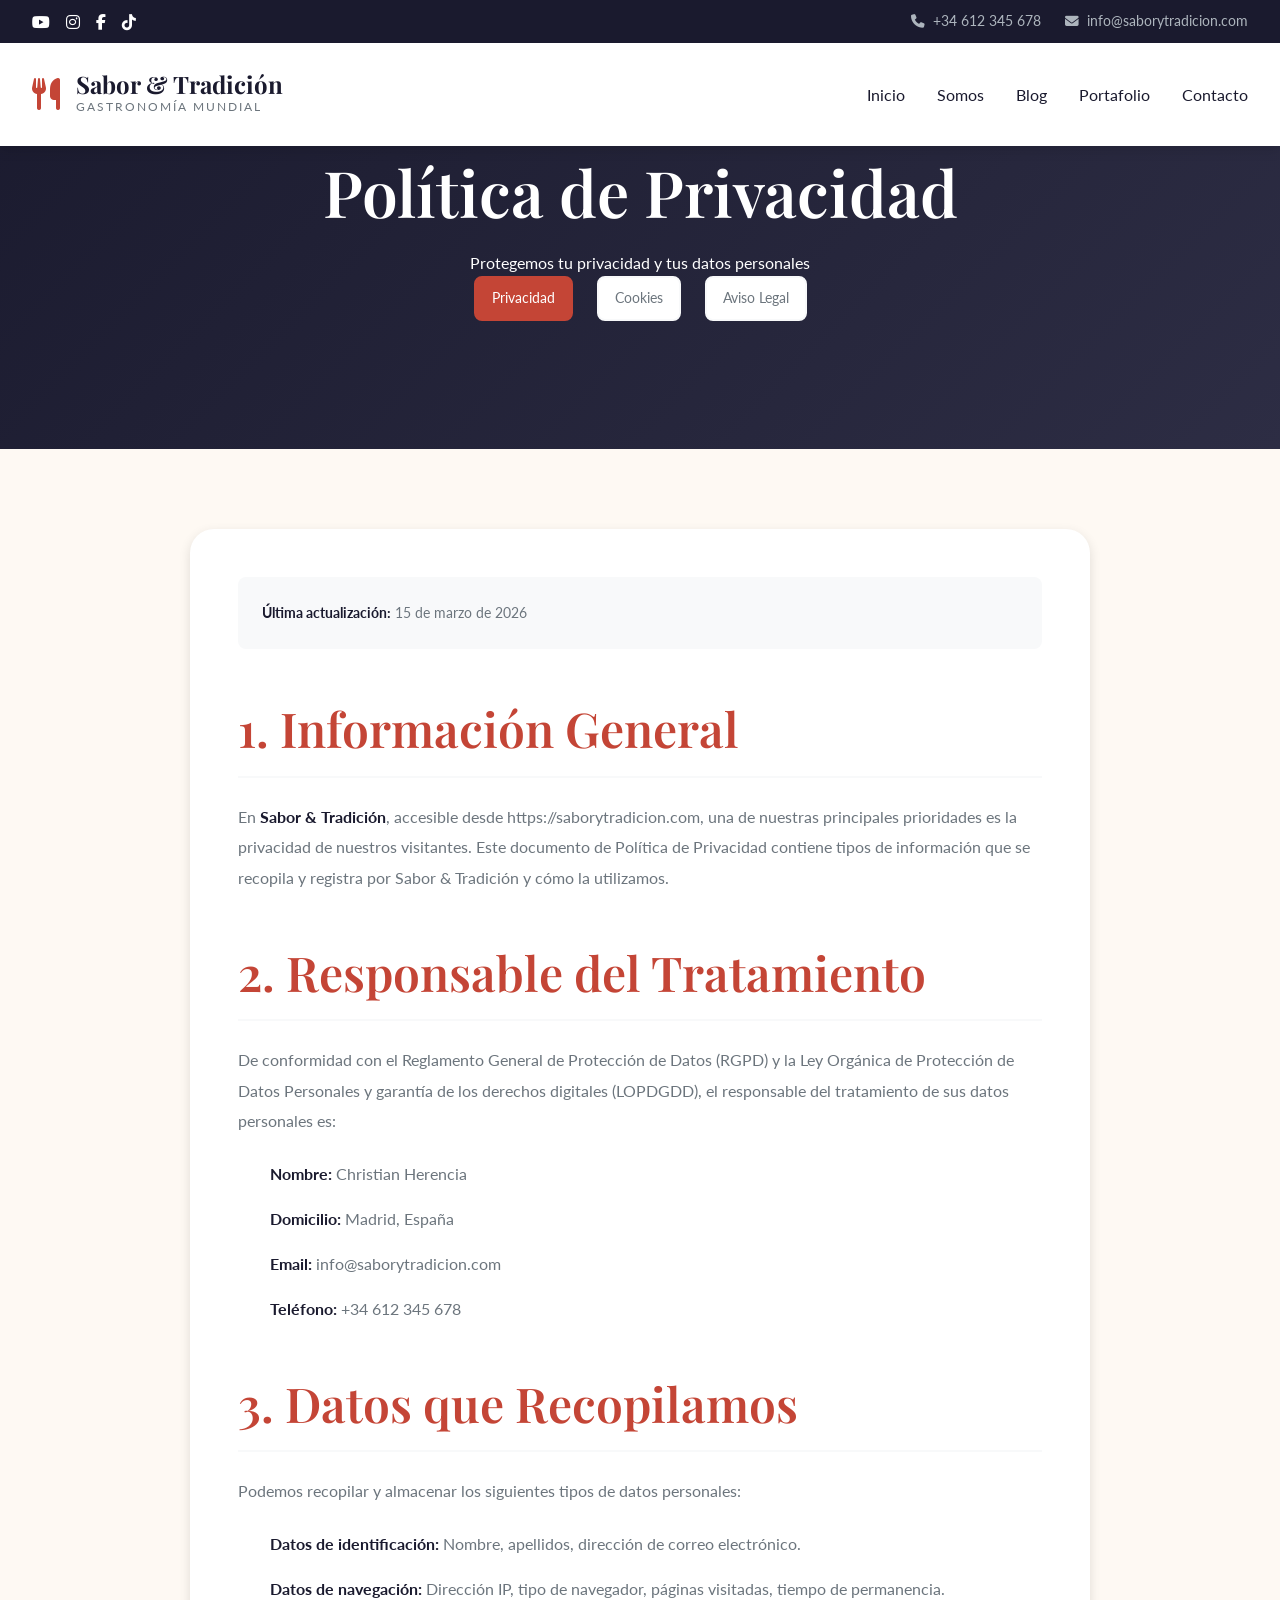
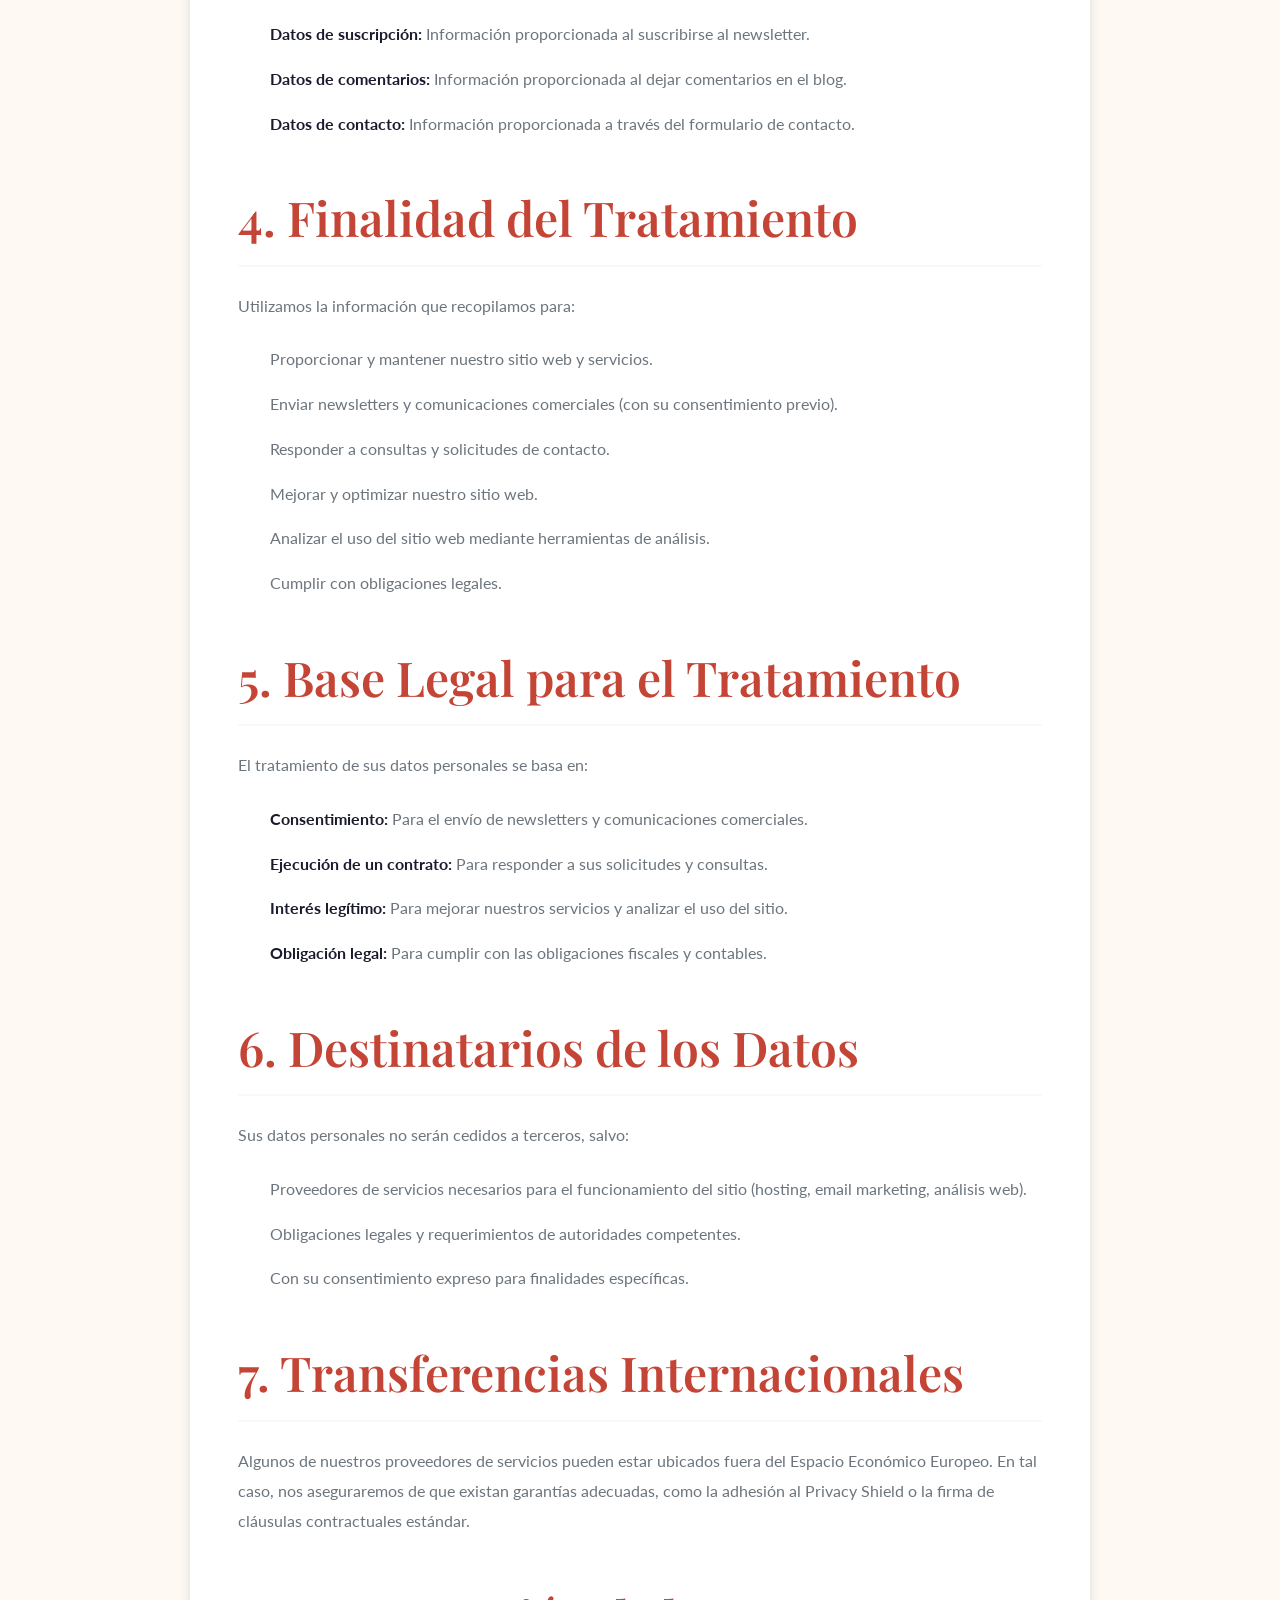
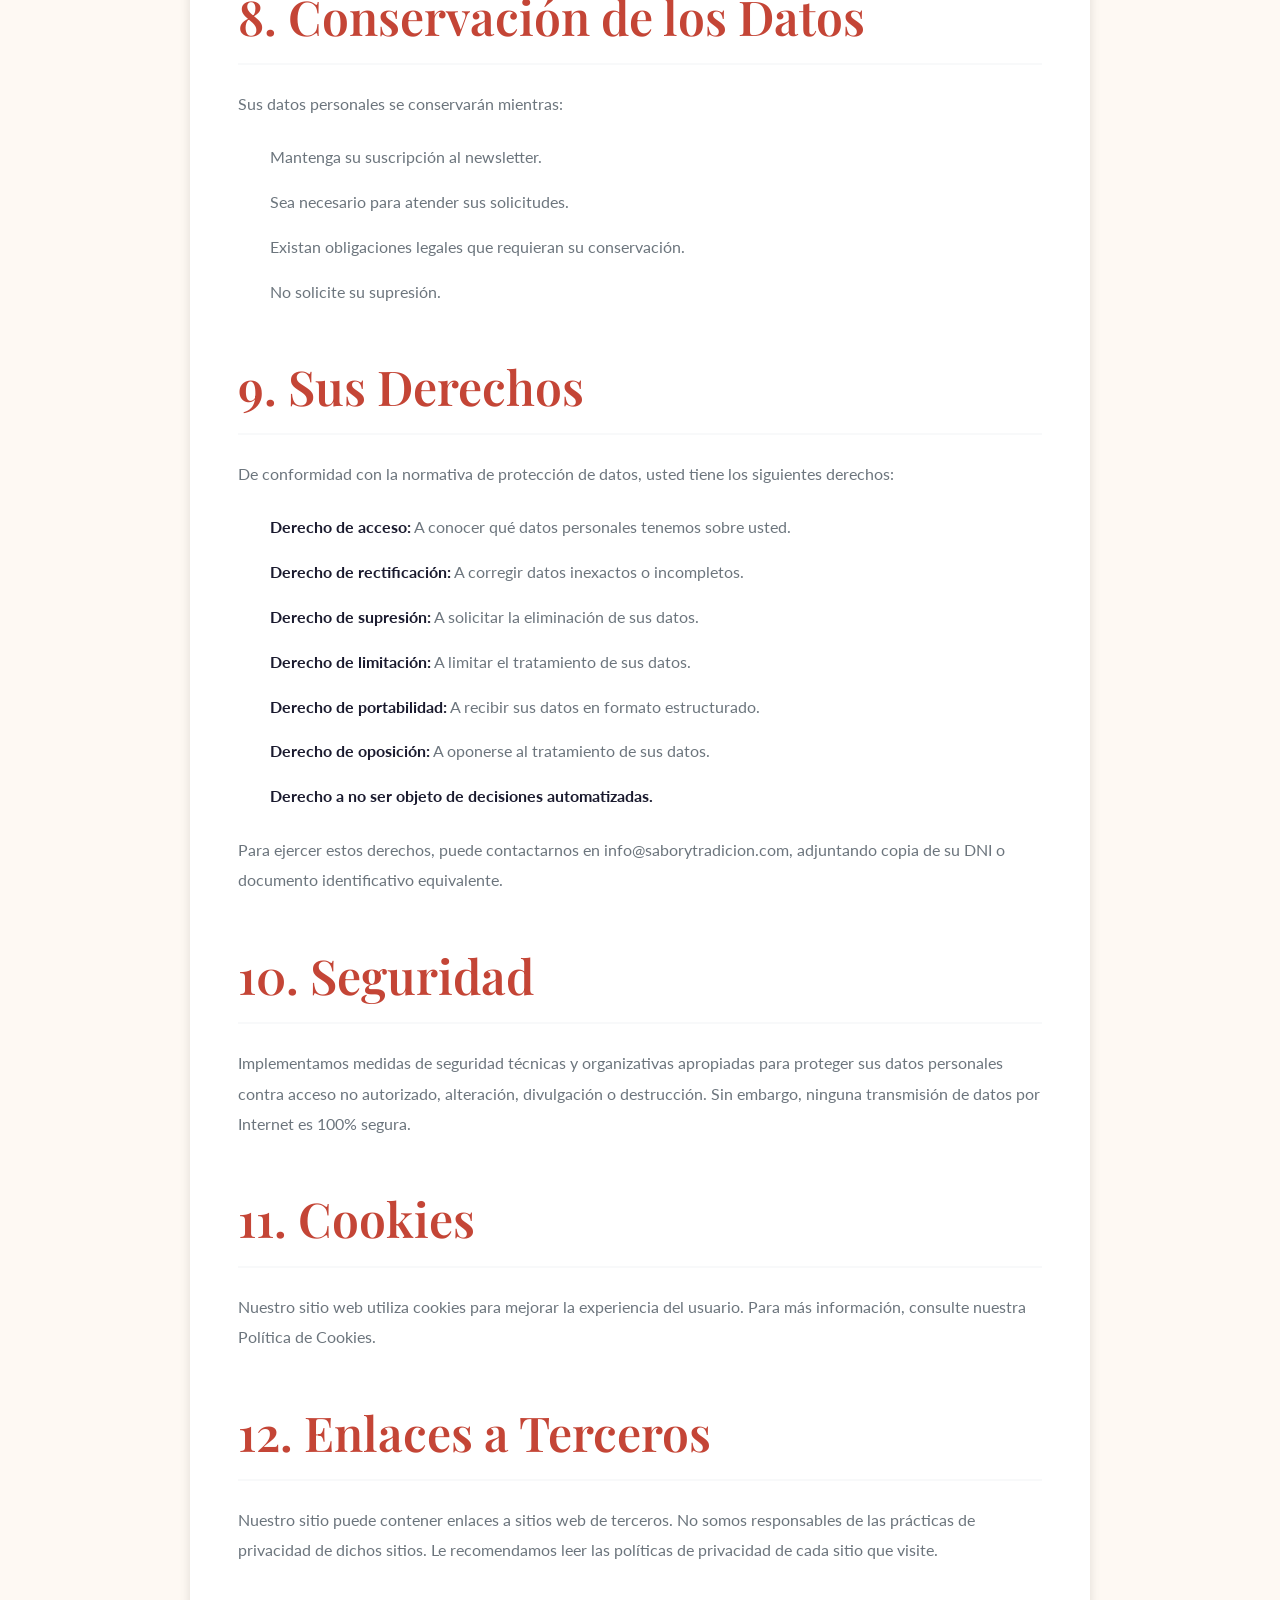
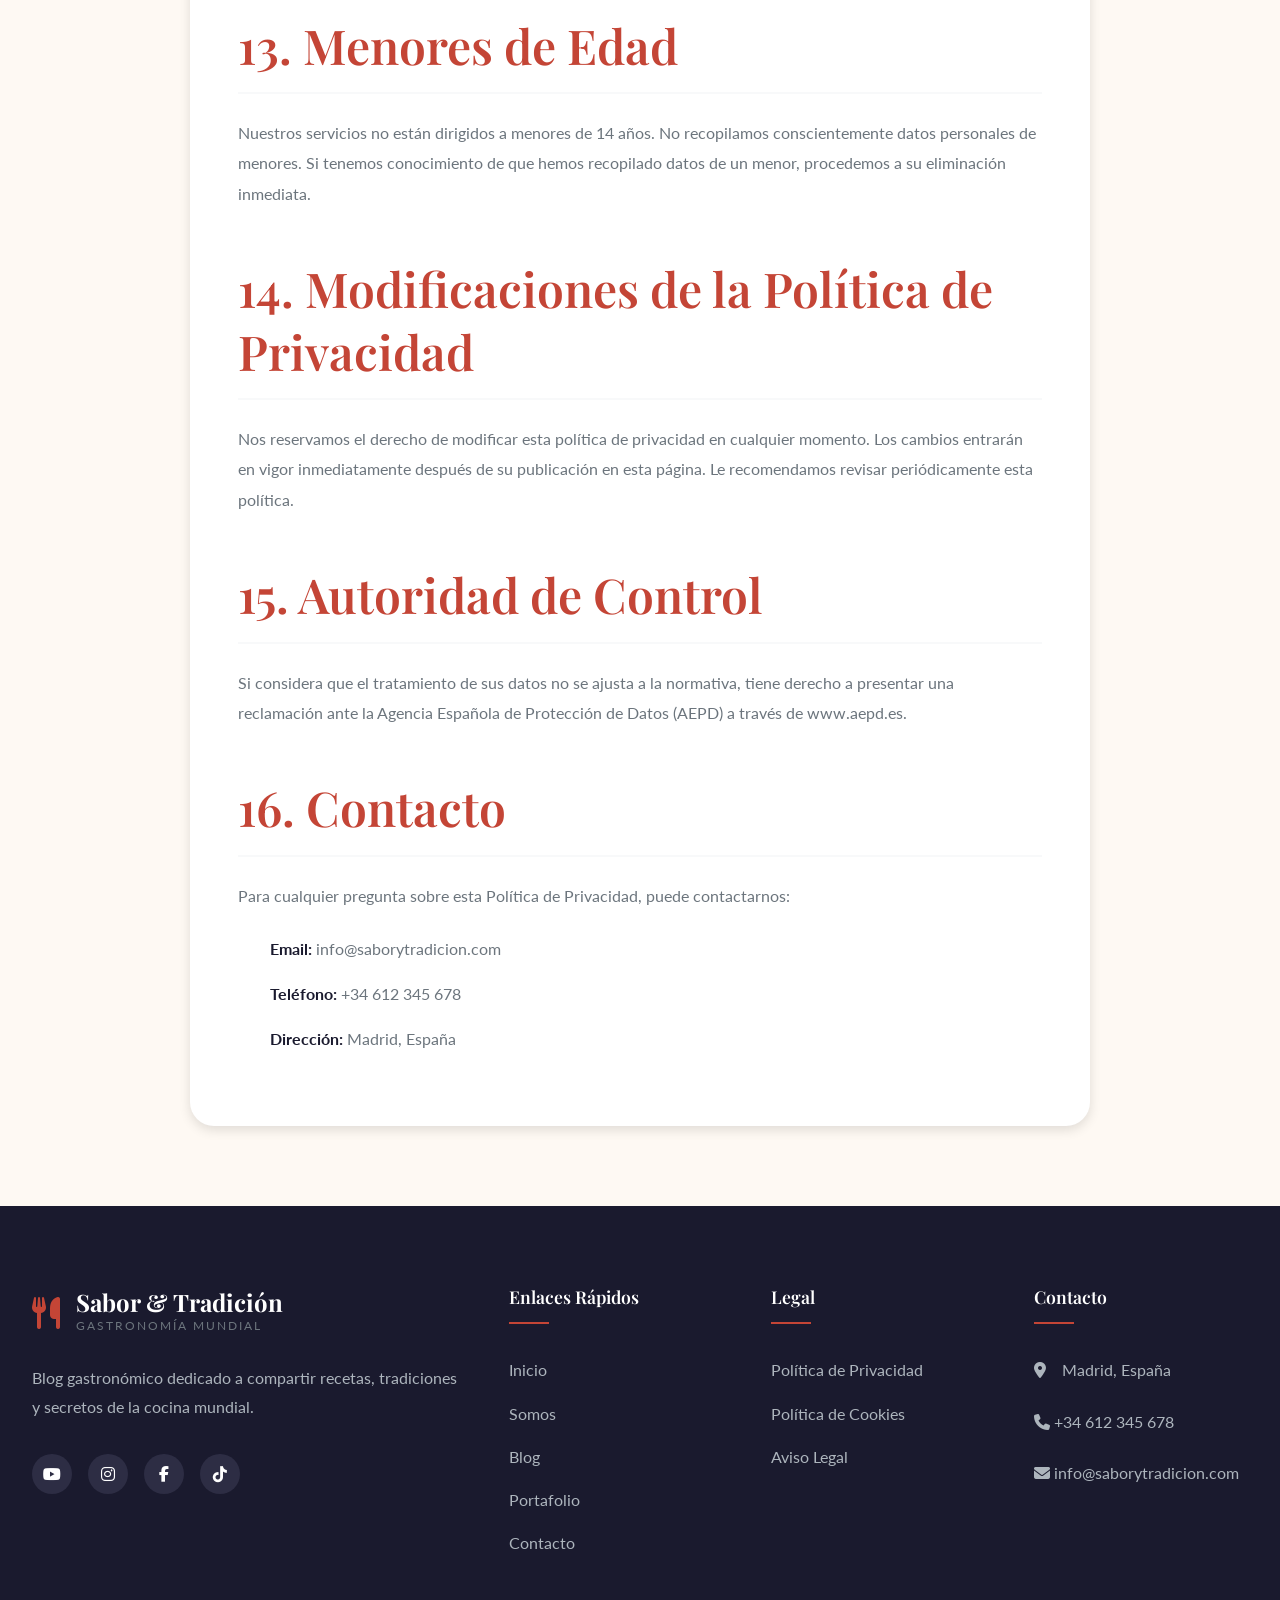
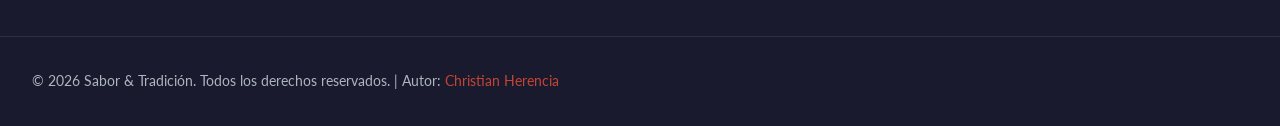
<file: privacidad.html>
<!DOCTYPE html>
<html lang="es">
<head>
    <meta charset="UTF-8">
    <meta name="viewport" content="width=device-width, initial-scale=1.0">
    <meta name="description" content="Política de Privacidad de Sabor & Tradición - Conozca cómo protegemos sus datos personales y su privacidad.">
    <meta name="robots" content="noindex, follow">
    <title>Política de Privacidad | Sabor & Tradición</title>
    
    <!-- Google Fonts -->
    <link rel="preconnect" href="https://fonts.googleapis.com">
    <link rel="preconnect" href="https://fonts.gstatic.com" crossorigin>
    <link href="https://fonts.googleapis.com/css2?family=Playfair+Display:wght@400;500;600;700&family=Lato:wght@300;400;700&display=swap" rel="stylesheet">
    
    <!-- Font Awesome -->
    <link rel="stylesheet" href="https://cdnjs.cloudflare.com/ajax/libs/font-awesome/6.4.0/css/all.min.css">
    
    <!-- Main Styles -->
    <link rel="stylesheet" href="css/styles.css">
    
    <style>
        .legal-header {
            background: linear-gradient(135deg, var(--color-dark) 0%, var(--color-dark-light) 100%);
            padding: 150px 0 80px;
            text-align: center;
            color: var(--color-white);
        }
        
        .legal-header h1 {
            color: var(--color-white);
            margin-bottom: var(--spacing-sm);
        }
        
        .legal-content {
            padding: var(--spacing-xxl) 0;
            background: var(--color-cream);
        }
        
        .legal-container {
            max-width: 900px;
            margin: 0 auto;
            background: var(--color-white);
            padding: var(--spacing-xl);
            border-radius: var(--radius-xl);
            box-shadow: var(--shadow-md);
        }
        
        .legal-container h2 {
            color: var(--color-primary);
            margin-top: var(--spacing-xl);
            margin-bottom: var(--spacing-md);
            padding-bottom: var(--spacing-sm);
            border-bottom: 2px solid var(--color-light);
        }
        
        .legal-container h2:first-child {
            margin-top: 0;
        }
        
        .legal-container h3 {
            color: var(--color-dark);
            margin-top: var(--spacing-lg);
            margin-bottom: var(--spacing-sm);
        }
        
        .legal-container p {
            color: var(--color-gray);
            margin-bottom: var(--spacing-md);
            line-height: 1.9;
        }
        
        .legal-container ul {
            margin-bottom: var(--spacing-md);
            padding-left: var(--spacing-lg);
        }
        
        .legal-container li {
            margin-bottom: var(--spacing-sm);
            color: var(--color-gray);
            line-height: 1.8;
        }
        
        .legal-container strong {
            color: var(--color-dark);
        }
        
        .legal-update {
            background: var(--color-light);
            padding: var(--spacing-md);
            border-radius: var(--radius-md);
            margin-bottom: var(--spacing-xl);
            font-size: 0.9rem;
            color: var(--color-gray);
        }
        
        .legal-nav {
            display: flex;
            justify-content: center;
            gap: var(--spacing-md);
            margin-bottom: var(--spacing-xl);
            flex-wrap: wrap;
        }
        
        .legal-nav a {
            padding: 0.5rem 1rem;
            background: var(--color-white);
            border: 2px solid var(--color-light);
            border-radius: var(--radius-md);
            color: var(--color-gray);
            font-size: 0.9rem;
            transition: all var(--transition-fast);
        }
        
        .legal-nav a:hover,
        .legal-nav a.active {
            background: var(--color-primary);
            border-color: var(--color-primary);
            color: var(--color-white);
        }
    </style>
</head>
<body>
    <!-- Header -->
    <header class="header" id="header">
        <div class="header-top">
            <div class="container">
                <div class="header-top-content">
                    <div class="social-links">
                        <a href="https://youtube.com" target="_blank" aria-label="YouTube"><i class="fab fa-youtube"></i></a>
                        <a href="https://instagram.com" target="_blank" aria-label="Instagram"><i class="fab fa-instagram"></i></a>
                        <a href="https://facebook.com" target="_blank" aria-label="Facebook"><i class="fab fa-facebook-f"></i></a>
                        <a href="https://tiktok.com" target="_blank" aria-label="TikTok"><i class="fab fa-tiktok"></i></a>
                    </div>
                    <div class="contact-info">
                        <a href="tel:+34612345678"><i class="fas fa-phone"></i> +34 612 345 678</a>
                        <a href="mailto:info@saborytradicion.com"><i class="fas fa-envelope"></i> info@saborytradicion.com</a>
                    </div>
                </div>
            </div>
        </div>
        
        <nav class="navbar">
            <div class="container">
                <div class="nav-wrapper">
                    <a href="index.html" class="logo">
                        <span class="logo-icon"><i class="fas fa-utensils"></i></span>
                        <div class="logo-text">
                            <span class="logo-main">Sabor & Tradición</span>
                            <span class="logo-sub">Gastronomía Mundial</span>
                        </div>
                    </a>
                    
                    <ul class="nav-menu">
                        <li><a href="index.html">Inicio</a></li>
                        <li><a href="somos.html">Somos</a></li>
                        <li><a href="blog.html">Blog</a></li>
                        <li><a href="portafolio.html">Portafolio</a></li>
                        <li><a href="contacto.html">Contacto</a></li>
                    </ul>
                </div>
            </div>
        </nav>
    </header>

    <main>
        <section class="legal-header">
            <div class="container">
                <h1>Política de Privacidad</h1>
                <p>Protegemos tu privacidad y tus datos personales</p>
                
                <div class="legal-nav">
                    <a href="privacidad.html" class="active">Privacidad</a>
                    <a href="cookies.html">Cookies</a>
                    <a href="aviso-legal.html">Aviso Legal</a>
                </div>
            </div>
        </section>

        <section class="legal-content">
            <div class="container">
                <div class="legal-container">
                    <div class="legal-update">
                        <strong>Última actualización:</strong> 15 de marzo de 2026
                    </div>
                    
                    <h2>1. Información General</h2>
                    <p>En <strong>Sabor & Tradición</strong>, accesible desde https://saborytradicion.com, una de nuestras principales prioridades es la privacidad de nuestros visitantes. Este documento de Política de Privacidad contiene tipos de información que se recopila y registra por Sabor & Tradición y cómo la utilizamos.</p>
                    
                    <h2>2. Responsable del Tratamiento</h2>
                    <p>De conformidad con el Reglamento General de Protección de Datos (RGPD) y la Ley Orgánica de Protección de Datos Personales y garantía de los derechos digitales (LOPDGDD), el responsable del tratamiento de sus datos personales es:</p>
                    <ul>
                        <li><strong>Nombre:</strong> Christian Herencia</li>
                        <li><strong>Domicilio:</strong> Madrid, España</li>
                        <li><strong>Email:</strong> info@saborytradicion.com</li>
                        <li><strong>Teléfono:</strong> +34 612 345 678</li>
                    </ul>
                    
                    <h2>3. Datos que Recopilamos</h2>
                    <p>Podemos recopilar y almacenar los siguientes tipos de datos personales:</p>
                    <ul>
                        <li><strong>Datos de identificación:</strong> Nombre, apellidos, dirección de correo electrónico.</li>
                        <li><strong>Datos de navegación:</strong> Dirección IP, tipo de navegador, páginas visitadas, tiempo de permanencia.</li>
                        <li><strong>Datos de suscripción:</strong> Información proporcionada al suscribirse al newsletter.</li>
                        <li><strong>Datos de comentarios:</strong> Información proporcionada al dejar comentarios en el blog.</li>
                        <li><strong>Datos de contacto:</strong> Información proporcionada a través del formulario de contacto.</li>
                    </ul>
                    
                    <h2>4. Finalidad del Tratamiento</h2>
                    <p>Utilizamos la información que recopilamos para:</p>
                    <ul>
                        <li>Proporcionar y mantener nuestro sitio web y servicios.</li>
                        <li>Enviar newsletters y comunicaciones comerciales (con su consentimiento previo).</li>
                        <li>Responder a consultas y solicitudes de contacto.</li>
                        <li>Mejorar y optimizar nuestro sitio web.</li>
                        <li>Analizar el uso del sitio web mediante herramientas de análisis.</li>
                        <li>Cumplir con obligaciones legales.</li>
                    </ul>
                    
                    <h2>5. Base Legal para el Tratamiento</h2>
                    <p>El tratamiento de sus datos personales se basa en:</p>
                    <ul>
                        <li><strong>Consentimiento:</strong> Para el envío de newsletters y comunicaciones comerciales.</li>
                        <li><strong>Ejecución de un contrato:</strong> Para responder a sus solicitudes y consultas.</li>
                        <li><strong>Interés legítimo:</strong> Para mejorar nuestros servicios y analizar el uso del sitio.</li>
                        <li><strong>Obligación legal:</strong> Para cumplir con las obligaciones fiscales y contables.</li>
                    </ul>
                    
                    <h2>6. Destinatarios de los Datos</h2>
                    <p>Sus datos personales no serán cedidos a terceros, salvo:</p>
                    <ul>
                        <li>Proveedores de servicios necesarios para el funcionamiento del sitio (hosting, email marketing, análisis web).</li>
                        <li>Obligaciones legales y requerimientos de autoridades competentes.</li>
                        <li>Con su consentimiento expreso para finalidades específicas.</li>
                    </ul>
                    
                    <h2>7. Transferencias Internacionales</h2>
                    <p>Algunos de nuestros proveedores de servicios pueden estar ubicados fuera del Espacio Económico Europeo. En tal caso, nos aseguraremos de que existan garantías adecuadas, como la adhesión al Privacy Shield o la firma de cláusulas contractuales estándar.</p>
                    
                    <h2>8. Conservación de los Datos</h2>
                    <p>Sus datos personales se conservarán mientras:</p>
                    <ul>
                        <li>Mantenga su suscripción al newsletter.</li>
                        <li>Sea necesario para atender sus solicitudes.</li>
                        <li>Existan obligaciones legales que requieran su conservación.</li>
                        <li>No solicite su supresión.</li>
                    </ul>
                    
                    <h2>9. Sus Derechos</h2>
                    <p>De conformidad con la normativa de protección de datos, usted tiene los siguientes derechos:</p>
                    <ul>
                        <li><strong>Derecho de acceso:</strong> A conocer qué datos personales tenemos sobre usted.</li>
                        <li><strong>Derecho de rectificación:</strong> A corregir datos inexactos o incompletos.</li>
                        <li><strong>Derecho de supresión:</strong> A solicitar la eliminación de sus datos.</li>
                        <li><strong>Derecho de limitación:</strong> A limitar el tratamiento de sus datos.</li>
                        <li><strong>Derecho de portabilidad:</strong> A recibir sus datos en formato estructurado.</li>
                        <li><strong>Derecho de oposición:</strong> A oponerse al tratamiento de sus datos.</li>
                        <li><strong>Derecho a no ser objeto de decisiones automatizadas.</strong></li>
                    </ul>
                    <p>Para ejercer estos derechos, puede contactarnos en info@saborytradicion.com, adjuntando copia de su DNI o documento identificativo equivalente.</p>
                    
                    <h2>10. Seguridad</h2>
                    <p>Implementamos medidas de seguridad técnicas y organizativas apropiadas para proteger sus datos personales contra acceso no autorizado, alteración, divulgación o destrucción. Sin embargo, ninguna transmisión de datos por Internet es 100% segura.</p>
                    
                    <h2>11. Cookies</h2>
                    <p>Nuestro sitio web utiliza cookies para mejorar la experiencia del usuario. Para más información, consulte nuestra <a href="cookies.html">Política de Cookies</a>.</p>
                    
                    <h2>12. Enlaces a Terceros</h2>
                    <p>Nuestro sitio puede contener enlaces a sitios web de terceros. No somos responsables de las prácticas de privacidad de dichos sitios. Le recomendamos leer las políticas de privacidad de cada sitio que visite.</p>
                    
                    <h2>13. Menores de Edad</h2>
                    <p>Nuestros servicios no están dirigidos a menores de 14 años. No recopilamos conscientemente datos personales de menores. Si tenemos conocimiento de que hemos recopilado datos de un menor, procedemos a su eliminación inmediata.</p>
                    
                    <h2>14. Modificaciones de la Política de Privacidad</h2>
                    <p>Nos reservamos el derecho de modificar esta política de privacidad en cualquier momento. Los cambios entrarán en vigor inmediatamente después de su publicación en esta página. Le recomendamos revisar periódicamente esta política.</p>
                    
                    <h2>15. Autoridad de Control</h2>
                    <p>Si considera que el tratamiento de sus datos no se ajusta a la normativa, tiene derecho a presentar una reclamación ante la Agencia Española de Protección de Datos (AEPD) a través de www.aepd.es.</p>
                    
                    <h2>16. Contacto</h2>
                    <p>Para cualquier pregunta sobre esta Política de Privacidad, puede contactarnos:</p>
                    <ul>
                        <li><strong>Email:</strong> info@saborytradicion.com</li>
                        <li><strong>Teléfono:</strong> +34 612 345 678</li>
                        <li><strong>Dirección:</strong> Madrid, España</li>
                    </ul>
                </div>
            </div>
        </section>
    </main>

    <!-- Footer -->
    <footer class="footer">
        <div class="footer-top">
            <div class="container">
                <div class="footer-grid">
                    <div class="footer-column">
                        <div class="footer-logo">
                            <span class="logo-icon"><i class="fas fa-utensils"></i></span>
                            <div class="logo-text">
                                <span class="logo-main">Sabor & Tradición</span>
                                <span class="logo-sub">Gastronomía Mundial</span>
                            </div>
                        </div>
                        <p class="footer-description">
                            Blog gastronómico dedicado a compartir recetas, tradiciones y secretos de la cocina mundial.
                        </p>
                        <div class="footer-social">
                            <a href="https://youtube.com" target="_blank" aria-label="YouTube"><i class="fab fa-youtube"></i></a>
                            <a href="https://instagram.com" target="_blank" aria-label="Instagram"><i class="fab fa-instagram"></i></a>
                            <a href="https://facebook.com" target="_blank" aria-label="Facebook"><i class="fab fa-facebook-f"></i></a>
                            <a href="https://tiktok.com" target="_blank" aria-label="TikTok"><i class="fab fa-tiktok"></i></a>
                        </div>
                    </div>
                    
                    <div class="footer-column">
                        <h4>Enlaces Rápidos</h4>
                        <ul class="footer-links">
                            <li><a href="index.html">Inicio</a></li>
                            <li><a href="somos.html">Somos</a></li>
                            <li><a href="blog.html">Blog</a></li>
                            <li><a href="portafolio.html">Portafolio</a></li>
                            <li><a href="contacto.html">Contacto</a></li>
                        </ul>
                    </div>
                    
                    <div class="footer-column">
                        <h4>Legal</h4>
                        <ul class="footer-links">
                            <li><a href="privacidad.html">Política de Privacidad</a></li>
                            <li><a href="cookies.html">Política de Cookies</a></li>
                            <li><a href="aviso-legal.html">Aviso Legal</a></li>
                        </ul>
                    </div>
                    
                    <div class="footer-column">
                        <h4>Contacto</h4>
                        <ul class="footer-contact">
                            <li><i class="fas fa-map-marker-alt"></i> Madrid, España</li>
                            <li><a href="tel:+34612345678"><i class="fas fa-phone"></i> +34 612 345 678</a></li>
                            <li><a href="mailto:info@saborytradicion.com"><i class="fas fa-envelope"></i> info@saborytradicion.com</a></li>
                        </ul>
                    </div>
                </div>
            </div>
        </div>
        
        <div class="footer-bottom">
            <div class="container">
                <div class="footer-bottom-content">
                    <p class="copyright">
                        &copy; 2026 Sabor & Tradición. Todos los derechos reservados. | Autor: <a href="https://christian-freelance.us/" target="_blank">Christian Herencia</a>
                    </p>
                </div>
            </div>
        </div>
    </footer>
</body>
</html>
</file>
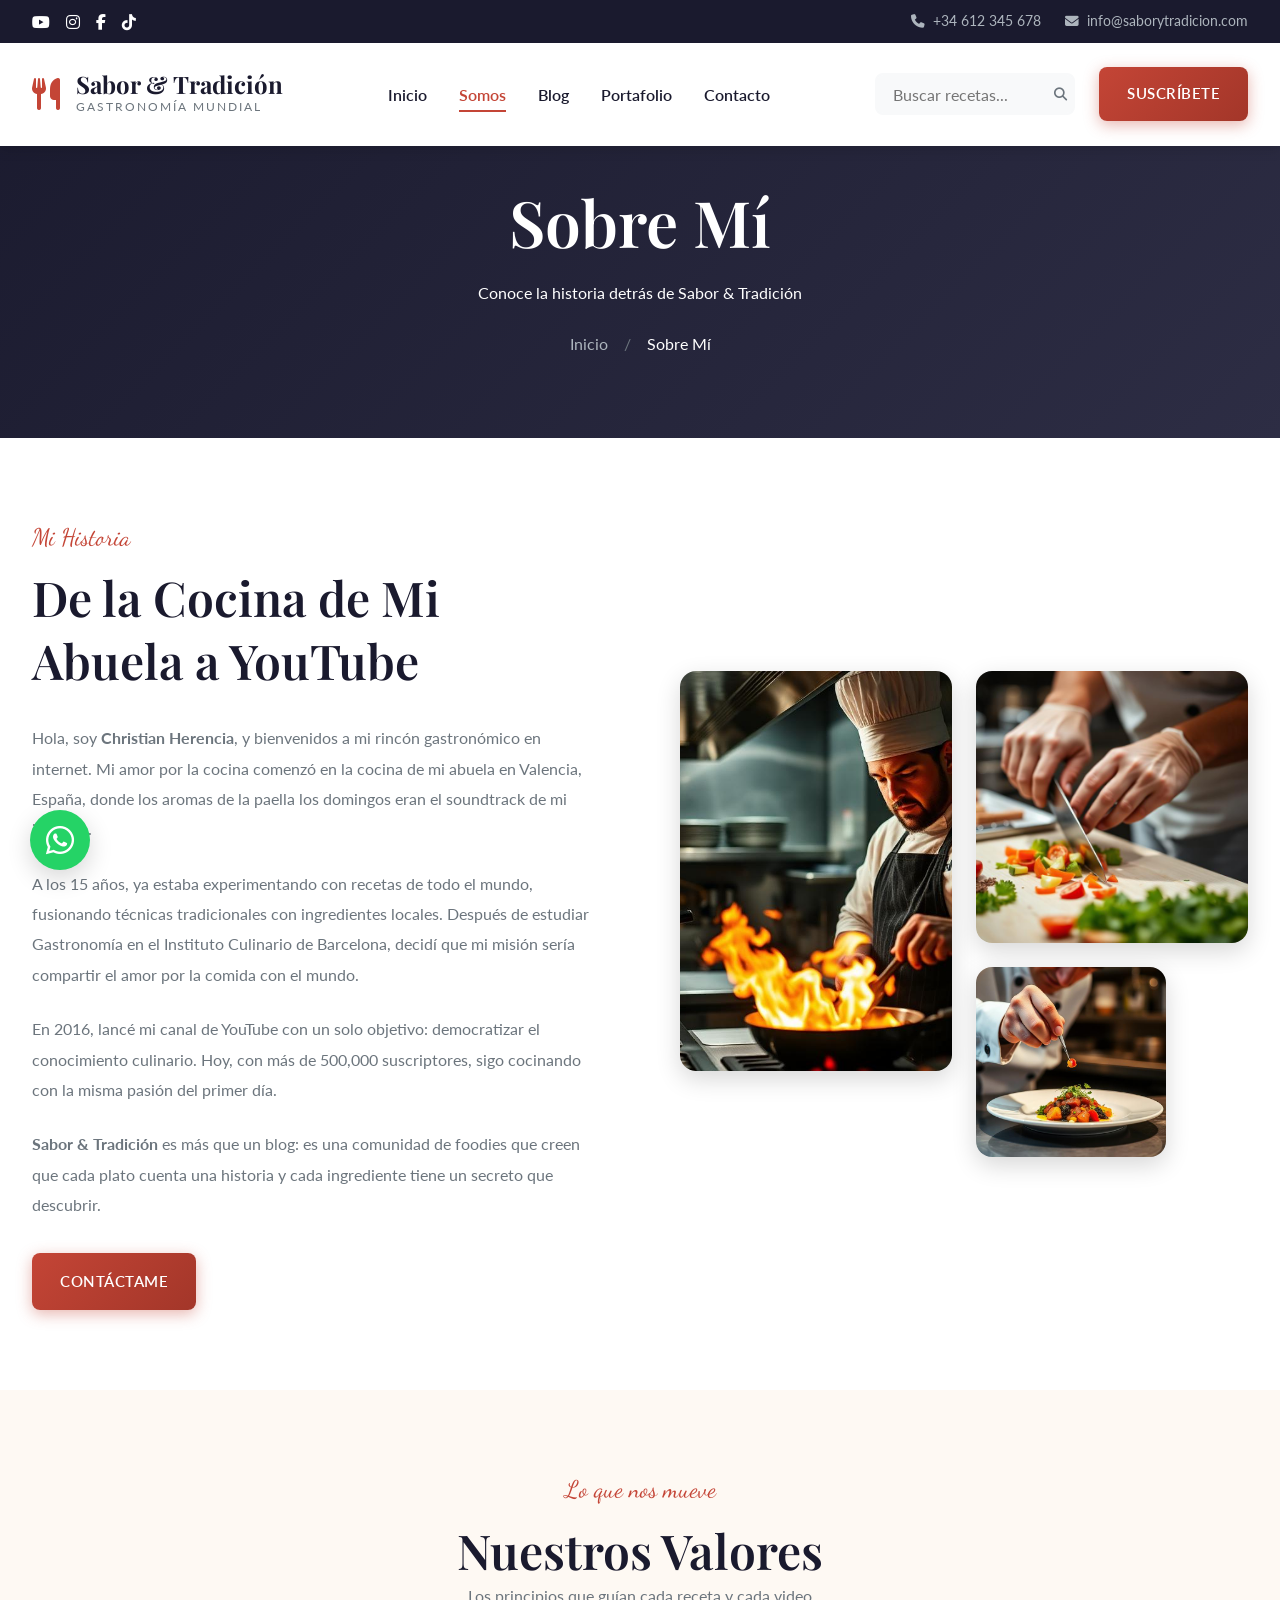
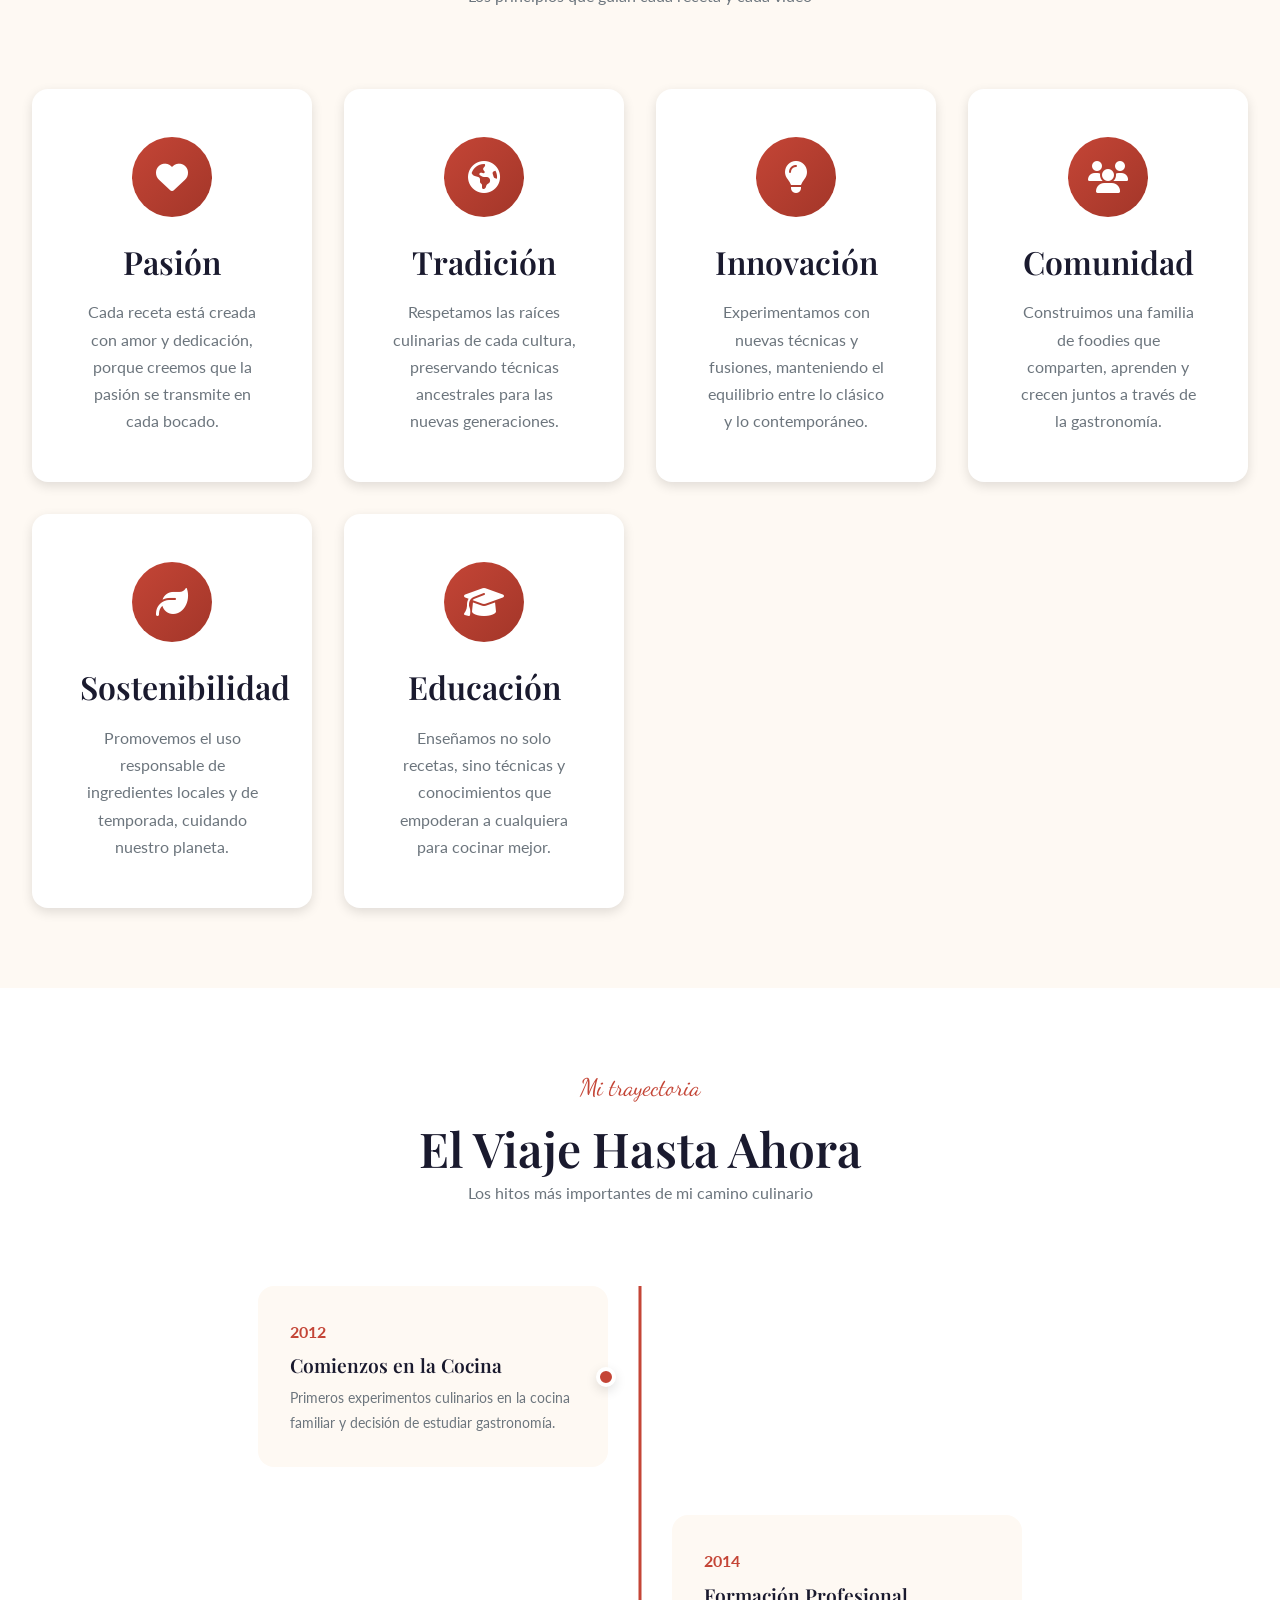
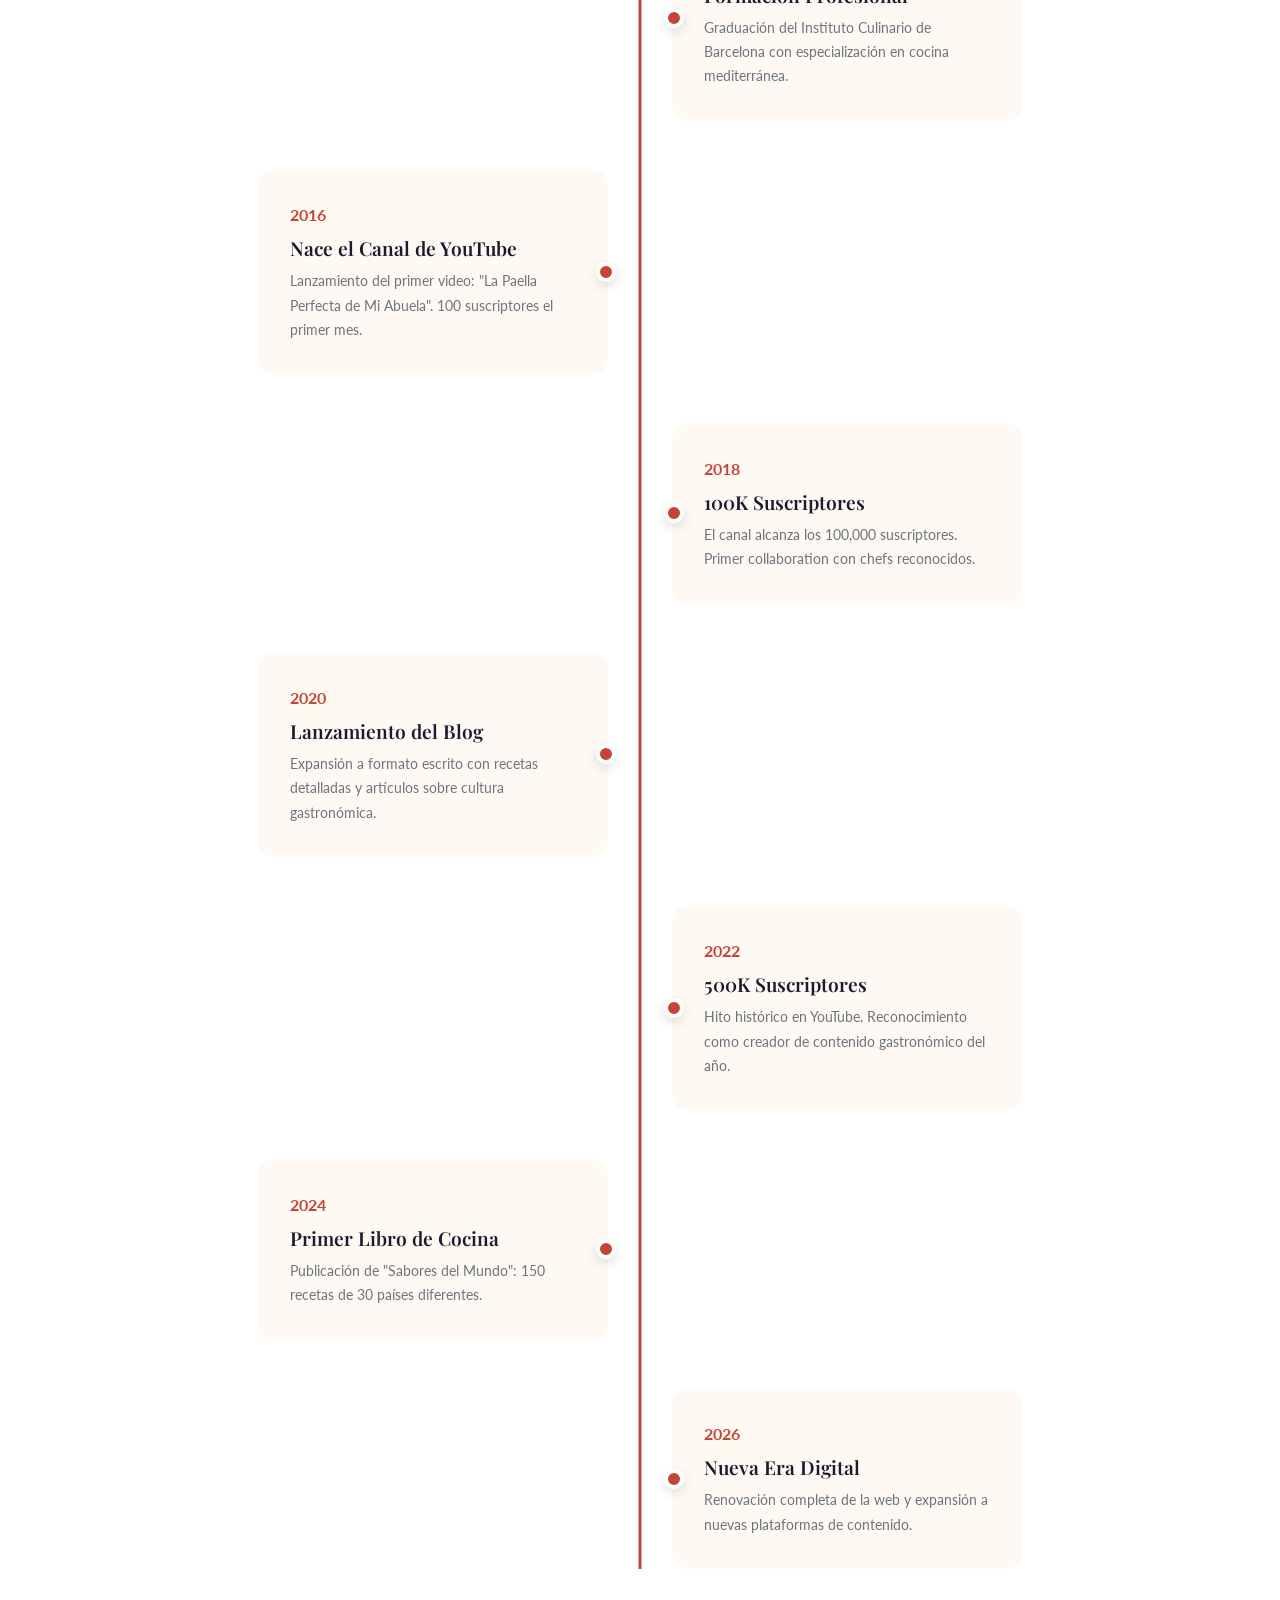
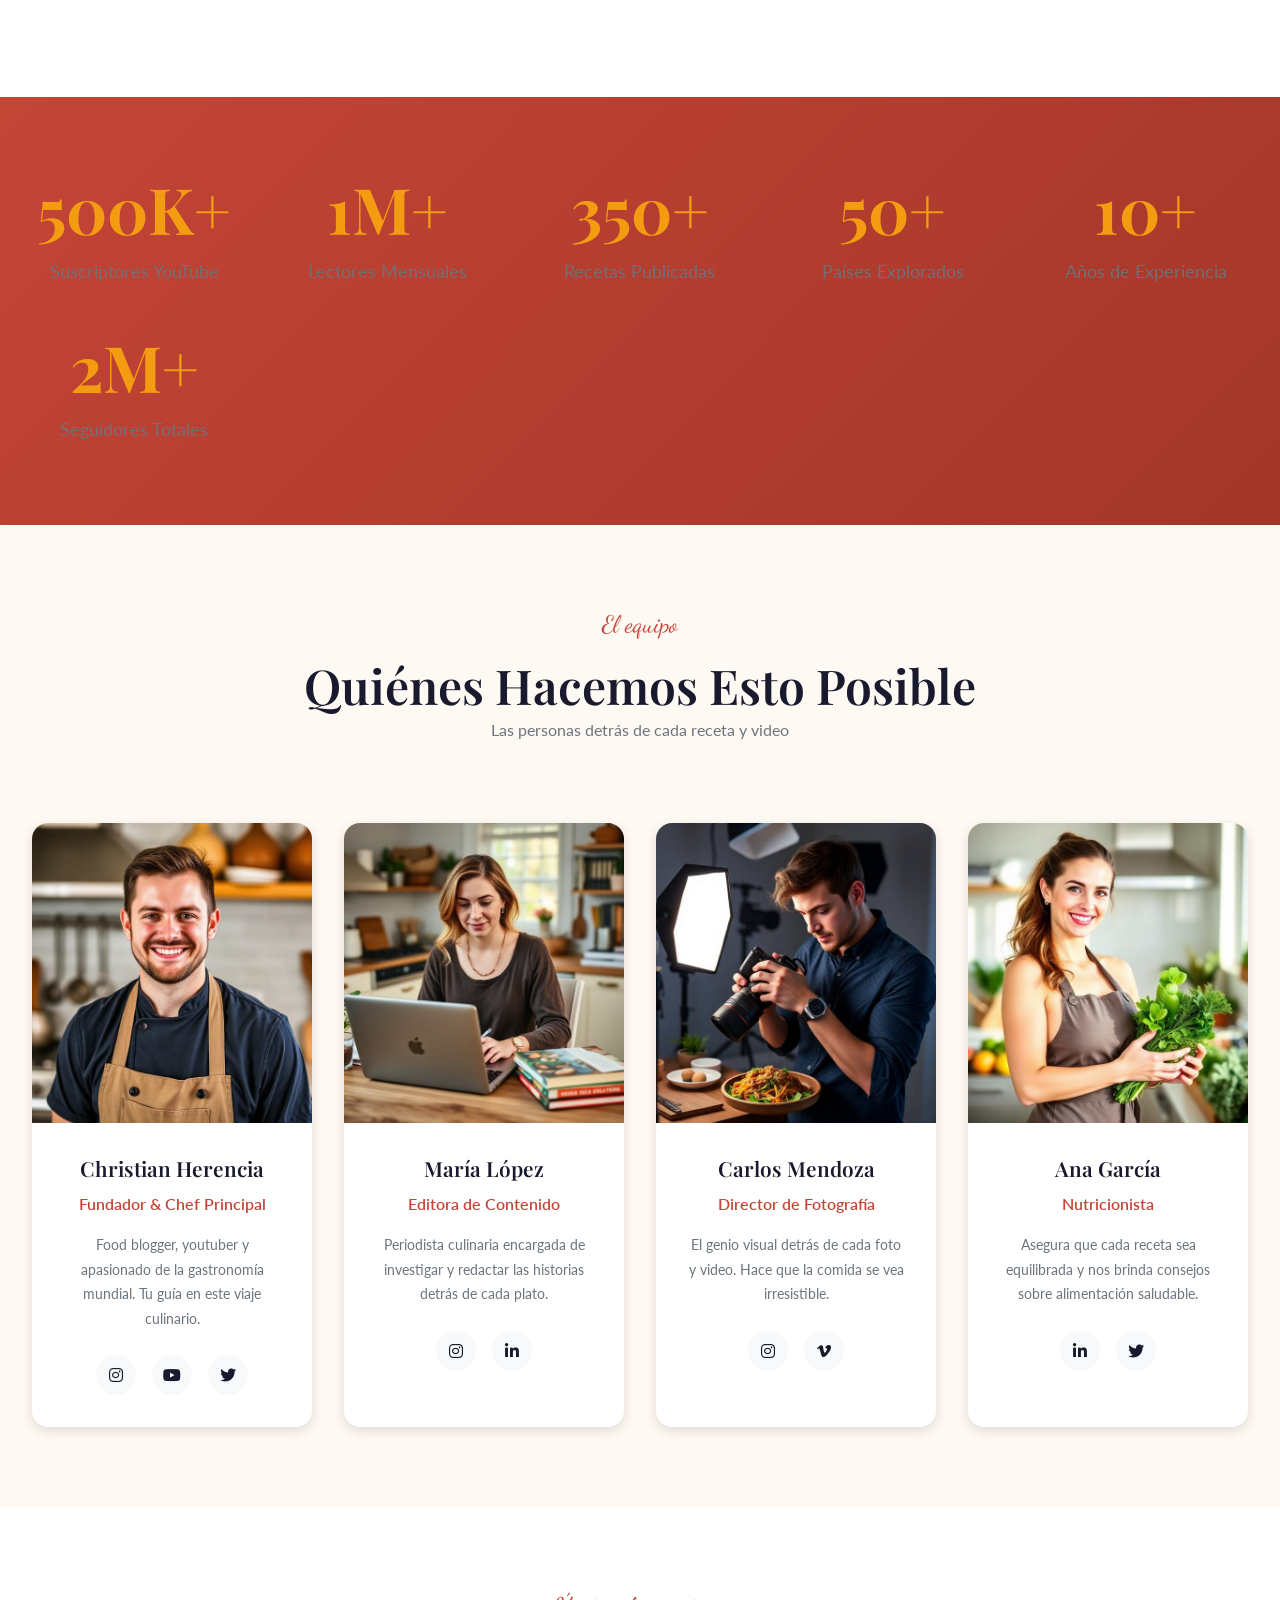
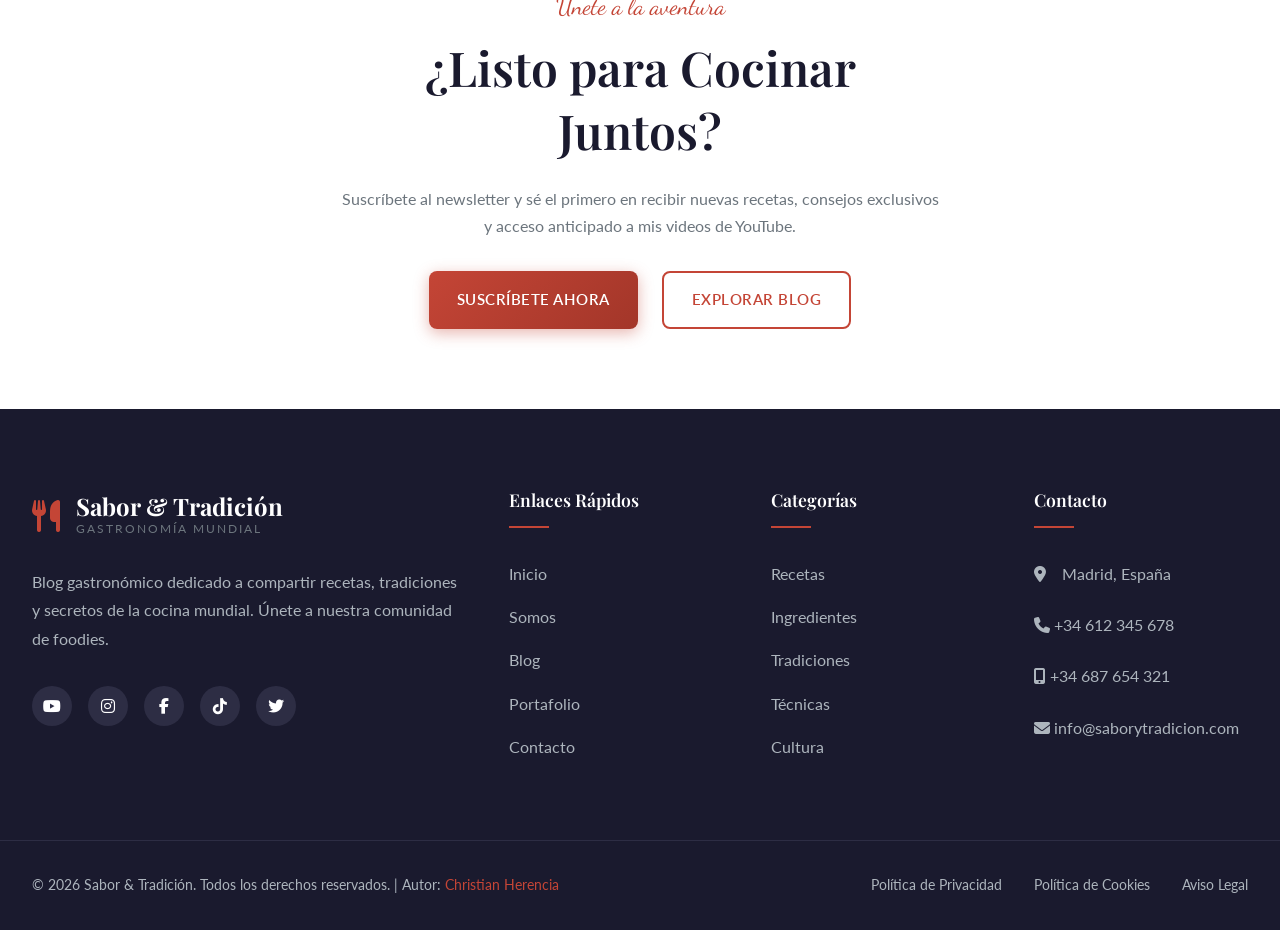
<file: somos.html>
<!DOCTYPE html>
<html lang="es">
<head>
    <meta charset="UTF-8">
    <meta name="viewport" content="width=device-width, initial-scale=1.0">
    <meta name="description" content="Conoce a Christian Herencia, creador de Sabor & Tradición. Food blogger, youtuber y apasionado de la gastronomía mundial con más de 10 años de experiencia.">
    <meta name="keywords" content="Christian Herencia, food blogger, chef, gastronomia, sobre mi, youtuber comida">
    <meta name="author" content="Christian Herencia">
    <meta name="robots" content="index, follow">
    
    <!-- Open Graph -->
    <meta property="og:type" content="website">
    <meta property="og:title" content="Sobre Mí | Sabor & Tradición">
    <meta property="og:description" content="Conoce la historia detrás de Sabor & Tradición y a Christian Herencia">
    <meta property="og:image" content="images/og-somos.jpg">
    
    <title>Sobre Mí | Sabor & Tradición - Christian Herencia</title>
    
    <!-- Google Fonts -->
    <link rel="preconnect" href="https://fonts.googleapis.com">
    <link rel="preconnect" href="https://fonts.gstatic.com" crossorigin>
    <link href="https://fonts.googleapis.com/css2?family=Playfair+Display:wght@400;500;600;700&family=Lato:wght@300;400;700&family=Dancing+Script:wght@400;500;600;700&display=swap" rel="stylesheet">
    
    <!-- Font Awesome -->
    <link rel="stylesheet" href="https://cdnjs.cloudflare.com/ajax/libs/font-awesome/6.4.0/css/all.min.css">
    
    <!-- Main Styles -->
    <link rel="stylesheet" href="css/styles.css">
    
    <!-- Page Specific Styles -->
    <style>
        .page-header {
            background: linear-gradient(135deg, var(--color-dark) 0%, var(--color-dark-light) 100%);
            padding: 180px 0 80px;
            text-align: center;
            color: var(--color-white);
        }
        
        .page-header h1 {
            color: var(--color-white);
            margin-bottom: var(--spacing-sm);
        }
        
        .breadcrumb {
            display: flex;
            justify-content: center;
            gap: var(--spacing-sm);
            margin-top: var(--spacing-md);
        }
        
        .breadcrumb a {
            color: var(--color-gray-light);
            transition: color var(--transition-fast);
        }
        
        .breadcrumb a:hover {
            color: var(--color-primary);
        }
        
        .breadcrumb .separator {
            color: var(--color-gray);
        }
        
        .story-section {
            padding: var(--spacing-xxl) 0;
            background: var(--color-white);
        }
        
        .story-grid {
            display: grid;
            grid-template-columns: 1fr 1fr;
            gap: var(--spacing-xxl);
            align-items: center;
        }
        
        .story-content h2 {
            margin-bottom: var(--spacing-lg);
        }
        
        .story-content p {
            margin-bottom: var(--spacing-md);
            color: var(--color-gray);
            line-height: 1.9;
        }
        
        .story-images {
            position: relative;
            display: grid;
            grid-template-columns: repeat(2, 1fr);
            gap: var(--spacing-md);
        }
        
        .story-images img {
            border-radius: var(--radius-lg);
            box-shadow: var(--shadow-lg);
        }
        
        .story-images img:first-child {
            grid-row: span 2;
            height: 400px;
            object-fit: cover;
        }
        
        .story-images img:last-child {
            height: 190px;
            object-fit: cover;
        }
        
        .values-section {
            padding: var(--spacing-xxl) 0;
            background: var(--color-cream);
        }
        
        .values-grid {
            display: grid;
            grid-template-columns: repeat(auto-fit, minmax(250px, 1fr));
            gap: var(--spacing-lg);
            margin-top: var(--spacing-xl);
        }
        
        .value-card {
            background: var(--color-white);
            padding: var(--spacing-xl);
            border-radius: var(--radius-lg);
            text-align: center;
            box-shadow: var(--shadow-md);
            transition: all var(--transition-base);
        }
        
        .value-card:hover {
            transform: translateY(-10px);
            box-shadow: var(--shadow-xl);
        }
        
        .value-icon {
            width: 80px;
            height: 80px;
            margin: 0 auto var(--spacing-md);
            background: linear-gradient(135deg, var(--color-primary) 0%, var(--color-primary-dark) 100%);
            border-radius: var(--radius-full);
            display: flex;
            align-items: center;
            justify-content: center;
            font-size: 2rem;
            color: var(--color-white);
        }
        
        .value-card h3 {
            margin-bottom: var(--spacing-sm);
        }
        
        .value-card p {
            color: var(--color-gray);
        }
        
        .timeline-section {
            padding: var(--spacing-xxl) 0;
            background: var(--color-white);
        }
        
        .timeline {
            max-width: 800px;
            margin: var(--spacing-xl) auto 0;
            position: relative;
        }
        
        .timeline::before {
            content: '';
            position: absolute;
            left: 50%;
            transform: translateX(-50%);
            width: 3px;
            height: 100%;
            background: var(--color-primary);
        }
        
        .timeline-item {
            display: flex;
            justify-content: flex-end;
            padding-right: 50%;
            position: relative;
            margin-bottom: var(--spacing-xl);
        }
        
        .timeline-item:nth-child(even) {
            justify-content: flex-start;
            padding-right: 0;
            padding-left: 50%;
        }
        
        .timeline-content {
            background: var(--color-cream);
            padding: var(--spacing-lg);
            border-radius: var(--radius-lg);
            max-width: 350px;
            margin-right: var(--spacing-lg);
            position: relative;
        }
        
        .timeline-item:nth-child(even) .timeline-content {
            margin-right: 0;
            margin-left: var(--spacing-lg);
        }
        
        .timeline-dot {
            position: absolute;
            right: -8px;
            top: 50%;
            transform: translateY(-50%);
            width: 20px;
            height: 20px;
            background: var(--color-primary);
            border-radius: var(--radius-full);
            border: 4px solid var(--color-white);
            box-shadow: var(--shadow-md);
        }
        
        .timeline-item:nth-child(even) .timeline-dot {
            right: auto;
            left: -8px;
        }
        
        .timeline-year {
            font-weight: 700;
            color: var(--color-primary);
            margin-bottom: var(--spacing-xs);
        }
        
        .timeline-content h3 {
            font-size: 1.2rem;
            margin-bottom: var(--spacing-xs);
        }
        
        .timeline-content p {
            color: var(--color-gray);
            font-size: 0.9rem;
        }
        
        .stats-section {
            padding: var(--spacing-xxl) 0;
            background: linear-gradient(135deg, var(--color-primary) 0%, var(--color-primary-dark) 100%);
            color: var(--color-white);
        }
        
        .stats-grid {
            display: grid;
            grid-template-columns: repeat(auto-fit, minmax(200px, 1fr));
            gap: var(--spacing-xl);
        }
        
        .stat-item {
            text-align: center;
        }
        
        .stat-number {
            font-family: var(--font-heading);
            font-size: clamp(2.5rem, 5vw, 4rem);
            font-weight: 700;
            color: var(--color-secondary);
            line-height: 1;
            margin-bottom: var(--spacing-sm);
        }
        
        .stat-label {
            font-size: 1.1rem;
            opacity: 0.9;
        }
        
        .team-section {
            padding: var(--spacing-xxl) 0;
            background: var(--color-cream);
        }
        
        .team-grid {
            display: grid;
            grid-template-columns: repeat(auto-fit, minmax(280px, 1fr));
            gap: var(--spacing-lg);
            margin-top: var(--spacing-xl);
        }
        
        .team-card {
            background: var(--color-white);
            border-radius: var(--radius-lg);
            overflow: hidden;
            box-shadow: var(--shadow-md);
            text-align: center;
            transition: all var(--transition-base);
        }
        
        .team-card:hover {
            transform: translateY(-10px);
            box-shadow: var(--shadow-xl);
        }
        
        .team-image {
            height: 300px;
            overflow: hidden;
        }
        
        .team-image img {
            width: 100%;
            height: 100%;
            object-fit: cover;
            transition: transform var(--transition-slow);
        }
        
        .team-card:hover .team-image img {
            transform: scale(1.1);
        }
        
        .team-content {
            padding: var(--spacing-lg);
        }
        
        .team-name {
            font-size: 1.3rem;
            margin-bottom: var(--spacing-xs);
        }
        
        .team-role {
            color: var(--color-primary);
            font-weight: 600;
            margin-bottom: var(--spacing-sm);
        }
        
        .team-bio {
            color: var(--color-gray);
            font-size: 0.9rem;
            margin-bottom: var(--spacing-md);
        }
        
        .team-social {
            display: flex;
            justify-content: center;
            gap: var(--spacing-sm);
        }
        
        .team-social a {
            width: 40px;
            height: 40px;
            display: flex;
            align-items: center;
            justify-content: center;
            background: var(--color-light);
            border-radius: var(--radius-full);
            color: var(--color-dark);
            transition: all var(--transition-base);
        }
        
        .team-social a:hover {
            background: var(--color-primary);
            color: var(--color-white);
        }
        
        .cta-section {
            padding: var(--spacing-xxl) 0;
            background: var(--color-white);
            text-align: center;
        }
        
        .cta-content {
            max-width: 600px;
            margin: 0 auto;
        }
        
        .cta-content h2 {
            margin-bottom: var(--spacing-md);
        }
        
        .cta-content p {
            color: var(--color-gray);
            margin-bottom: var(--spacing-lg);
        }
        
        .cta-buttons {
            display: flex;
            justify-content: center;
            gap: var(--spacing-md);
            flex-wrap: wrap;
        }
        
        @media (max-width: 992px) {
            .story-grid {
                grid-template-columns: 1fr;
            }
            
            .story-images {
                order: -1;
            }
            
            .timeline::before {
                left: 20px;
            }
            
            .timeline-item,
            .timeline-item:nth-child(even) {
                padding-left: 60px;
                padding-right: 0;
                justify-content: flex-start;
            }
            
            .timeline-content,
            .timeline-item:nth-child(even) .timeline-content {
                margin-left: 0;
                margin-right: 0;
                max-width: 100%;
            }
            
            .timeline-dot,
            .timeline-item:nth-child(even) .timeline-dot {
                left: 11px;
                right: auto;
            }
        }
        
        @media (max-width: 768px) {
            .story-images {
                grid-template-columns: 1fr;
            }
            
            .story-images img:first-child {
                grid-row: auto;
                height: 300px;
            }
        }
    </style>
</head>
<body>
    <!-- Header -->
    <header class="header" id="header">
        <div class="header-top">
            <div class="container">
                <div class="header-top-content">
                    <div class="social-links">
                        <a href="https://youtube.com" target="_blank" aria-label="YouTube"><i class="fab fa-youtube"></i></a>
                        <a href="https://instagram.com" target="_blank" aria-label="Instagram"><i class="fab fa-instagram"></i></a>
                        <a href="https://facebook.com" target="_blank" aria-label="Facebook"><i class="fab fa-facebook-f"></i></a>
                        <a href="https://tiktok.com" target="_blank" aria-label="TikTok"><i class="fab fa-tiktok"></i></a>
                    </div>
                    <div class="contact-info">
                        <a href="tel:+34612345678"><i class="fas fa-phone"></i> +34 612 345 678</a>
                        <a href="mailto:info@saborytradicion.com"><i class="fas fa-envelope"></i> info@saborytradicion.com</a>
                    </div>
                </div>
            </div>
        </div>
        
        <nav class="navbar">
            <div class="container">
                <div class="nav-wrapper">
                    <a href="index.html" class="logo">
                        <span class="logo-icon"><i class="fas fa-utensils"></i></span>
                        <div class="logo-text">
                            <span class="logo-main">Sabor & Tradición</span>
                            <span class="logo-sub">Gastronomía Mundial</span>
                        </div>
                    </a>
                    
                    <button class="nav-toggle" id="navToggle" aria-label="Toggle navigation">
                        <span></span>
                        <span></span>
                        <span></span>
                    </button>
                    
                    <ul class="nav-menu" id="navMenu">
                        <li><a href="index.html" class="nav-link">Inicio</a></li>
                        <li><a href="somos.html" class="nav-link active">Somos</a></li>
                        <li><a href="blog.html" class="nav-link">Blog</a></li>
                        <li><a href="portafolio.html" class="nav-link">Portafolio</a></li>
                        <li><a href="contacto.html" class="nav-link">Contacto</a></li>
                    </ul>
                    
                    <div class="nav-actions">
                        <div class="search-box">
                            <input type="text" placeholder="Buscar recetas..." id="searchInput">
                            <button type="submit" class="search-btn" aria-label="Buscar">
                                <i class="fas fa-search"></i>
                            </button>
                        </div>
                        <a href="contacto.html" class="btn btn-primary">Suscríbete</a>
                    </div>
                </div>
            </div>
        </nav>
    </header>

    <main>
        <!-- Page Header -->
        <section class="page-header">
            <div class="container">
                <h1>Sobre Mí</h1>
                <p>Conoce la historia detrás de Sabor & Tradición</p>
                <div class="breadcrumb">
                    <a href="index.html">Inicio</a>
                    <span class="separator">/</span>
                    <span>Sobre Mí</span>
                </div>
            </div>
        </section>

        <!-- Story Section -->
        <section class="story-section">
            <div class="container">
                <div class="story-grid">
                    <div class="story-content">
                        <span class="section-subtitle">Mi Historia</span>
                        <h2>De la Cocina de Mi Abuela a YouTube</h2>
                        <p>Hola, soy <strong>Christian Herencia</strong>, y bienvenidos a mi rincón gastronómico en internet. Mi amor por la cocina comenzó en la cocina de mi abuela en Valencia, España, donde los aromas de la paella los domingos eran el soundtrack de mi infancia.</p>
                        <p>A los 15 años, ya estaba experimentando con recetas de todo el mundo, fusionando técnicas tradicionales con ingredientes locales. Después de estudiar Gastronomía en el Instituto Culinario de Barcelona, decidí que mi misión sería compartir el amor por la comida con el mundo.</p>
                        <p>En 2016, lancé mi canal de YouTube con un solo objetivo: democratizar el conocimiento culinario. Hoy, con más de 500,000 suscriptores, sigo cocinando con la misma pasión del primer día.</p>
                        <p><strong>Sabor & Tradición</strong> es más que un blog: es una comunidad de foodies que creen que cada plato cuenta una historia y cada ingrediente tiene un secreto que descubrir.</p>
                        <div class="about-buttons" style="margin-top: var(--spacing-lg);">
                            <a href="contacto.html" class="btn btn-primary">Contáctame</a>
                            <a href="https://youtube.com" target="_blank" class="btn btn-outline"><i class="fab fa-youtube"></i> Ver Canal</a>
                        </div>
                    </div>
                    <div class="story-images">
                        <img src="images/story-chef-main.jpg" alt="Christian Herencia cocinando">
                        <img src="images/story-chef-1.jpg" alt="Preparando ingredientes">
                        <img src="images/story-chef-2.jpg" alt="En la cocina profesional">
                    </div>
                </div>
            </div>
        </section>

        <!-- Values Section -->
        <section class="values-section">
            <div class="container">
                <div class="section-header">
                    <span class="section-subtitle">Lo que nos mueve</span>
                    <h2>Nuestros Valores</h2>
                    <p class="section-description">Los principios que guían cada receta y cada video</p>
                </div>
                
                <div class="values-grid">
                    <div class="value-card">
                        <div class="value-icon">
                            <i class="fas fa-heart"></i>
                        </div>
                        <h3>Pasión</h3>
                        <p>Cada receta está creada con amor y dedicación, porque creemos que la pasión se transmite en cada bocado.</p>
                    </div>
                    
                    <div class="value-card">
                        <div class="value-icon">
                            <i class="fas fa-globe-americas"></i>
                        </div>
                        <h3>Tradición</h3>
                        <p>Respetamos las raíces culinarias de cada cultura, preservando técnicas ancestrales para las nuevas generaciones.</p>
                    </div>
                    
                    <div class="value-card">
                        <div class="value-icon">
                            <i class="fas fa-lightbulb"></i>
                        </div>
                        <h3>Innovación</h3>
                        <p>Experimentamos con nuevas técnicas y fusiones, manteniendo el equilibrio entre lo clásico y lo contemporáneo.</p>
                    </div>
                    
                    <div class="value-card">
                        <div class="value-icon">
                            <i class="fas fa-users"></i>
                        </div>
                        <h3>Comunidad</h3>
                        <p>Construimos una familia de foodies que comparten, aprenden y crecen juntos a través de la gastronomía.</p>
                    </div>
                    
                    <div class="value-card">
                        <div class="value-icon">
                            <i class="fas fa-leaf"></i>
                        </div>
                        <h3>Sostenibilidad</h3>
                        <p>Promovemos el uso responsable de ingredientes locales y de temporada, cuidando nuestro planeta.</p>
                    </div>
                    
                    <div class="value-card">
                        <div class="value-icon">
                            <i class="fas fa-graduation-cap"></i>
                        </div>
                        <h3>Educación</h3>
                        <p>Enseñamos no solo recetas, sino técnicas y conocimientos que empoderan a cualquiera para cocinar mejor.</p>
                    </div>
                </div>
            </div>
        </section>

        <!-- Timeline Section -->
        <section class="timeline-section">
            <div class="container">
                <div class="section-header">
                    <span class="section-subtitle">Mi trayectoria</span>
                    <h2>El Viaje Hasta Ahora</h2>
                    <p class="section-description">Los hitos más importantes de mi camino culinario</p>
                </div>
                
                <div class="timeline">
                    <div class="timeline-item">
                        <div class="timeline-content">
                            <div class="timeline-dot"></div>
                            <div class="timeline-year">2012</div>
                            <h3>Comienzos en la Cocina</h3>
                            <p>Primeros experimentos culinarios en la cocina familiar y decisión de estudiar gastronomía.</p>
                        </div>
                    </div>
                    
                    <div class="timeline-item">
                        <div class="timeline-content">
                            <div class="timeline-dot"></div>
                            <div class="timeline-year">2014</div>
                            <h3>Formación Profesional</h3>
                            <p>Graduación del Instituto Culinario de Barcelona con especialización en cocina mediterránea.</p>
                        </div>
                    </div>
                    
                    <div class="timeline-item">
                        <div class="timeline-content">
                            <div class="timeline-dot"></div>
                            <div class="timeline-year">2016</div>
                            <h3>Nace el Canal de YouTube</h3>
                            <p>Lanzamiento del primer video: "La Paella Perfecta de Mi Abuela". 100 suscriptores el primer mes.</p>
                        </div>
                    </div>
                    
                    <div class="timeline-item">
                        <div class="timeline-content">
                            <div class="timeline-dot"></div>
                            <div class="timeline-year">2018</div>
                            <h3>100K Suscriptores</h3>
                            <p>El canal alcanza los 100,000 suscriptores. Primer collaboration con chefs reconocidos.</p>
                        </div>
                    </div>
                    
                    <div class="timeline-item">
                        <div class="timeline-content">
                            <div class="timeline-dot"></div>
                            <div class="timeline-year">2020</div>
                            <h3>Lanzamiento del Blog</h3>
                            <p>Expansión a formato escrito con recetas detalladas y artículos sobre cultura gastronómica.</p>
                        </div>
                    </div>
                    
                    <div class="timeline-item">
                        <div class="timeline-content">
                            <div class="timeline-dot"></div>
                            <div class="timeline-year">2022</div>
                            <h3>500K Suscriptores</h3>
                            <p>Hito histórico en YouTube. Reconocimiento como creador de contenido gastronómico del año.</p>
                        </div>
                    </div>
                    
                    <div class="timeline-item">
                        <div class="timeline-content">
                            <div class="timeline-dot"></div>
                            <div class="timeline-year">2024</div>
                            <h3>Primer Libro de Cocina</h3>
                            <p>Publicación de "Sabores del Mundo": 150 recetas de 30 países diferentes.</p>
                        </div>
                    </div>
                    
                    <div class="timeline-item">
                        <div class="timeline-content">
                            <div class="timeline-dot"></div>
                            <div class="timeline-year">2026</div>
                            <h3>Nueva Era Digital</h3>
                            <p>Renovación completa de la web y expansión a nuevas plataformas de contenido.</p>
                        </div>
                    </div>
                </div>
            </div>
        </section>

        <!-- Stats Section -->
        <section class="stats-section">
            <div class="container">
                <div class="stats-grid">
                    <div class="stat-item">
                        <div class="stat-number" data-count="500000">500K+</div>
                        <div class="stat-label">Suscriptores YouTube</div>
                    </div>
                    <div class="stat-item">
                        <div class="stat-number" data-count="1000000">1M+</div>
                        <div class="stat-label">Lectores Mensuales</div>
                    </div>
                    <div class="stat-item">
                        <div class="stat-number" data-count="350">350+</div>
                        <div class="stat-label">Recetas Publicadas</div>
                    </div>
                    <div class="stat-item">
                        <div class="stat-number" data-count="50">50+</div>
                        <div class="stat-label">Países Explorados</div>
                    </div>
                    <div class="stat-item">
                        <div class="stat-number" data-count="10">10+</div>
                        <div class="stat-label">Años de Experiencia</div>
                    </div>
                    <div class="stat-item">
                        <div class="stat-number" data-count="2">2M+</div>
                        <div class="stat-label">Seguidores Totales</div>
                    </div>
                </div>
            </div>
        </section>

        <!-- Team Section -->
        <section class="team-section">
            <div class="container">
                <div class="section-header">
                    <span class="section-subtitle">El equipo</span>
                    <h2>Quiénes Hacemos Esto Posible</h2>
                    <p class="section-description">Las personas detrás de cada receta y video</p>
                </div>
                
                <div class="team-grid">
                    <div class="team-card">
                        <div class="team-image">
                            <img src="images/team-christian.jpg" alt="Christian Herencia">
                        </div>
                        <div class="team-content">
                            <h3 class="team-name">Christian Herencia</h3>
                            <p class="team-role">Fundador & Chef Principal</p>
                            <p class="team-bio">Food blogger, youtuber y apasionado de la gastronomía mundial. Tu guía en este viaje culinario.</p>
                            <div class="team-social">
                                <a href="https://instagram.com" target="_blank" aria-label="Instagram"><i class="fab fa-instagram"></i></a>
                                <a href="https://youtube.com" target="_blank" aria-label="YouTube"><i class="fab fa-youtube"></i></a>
                                <a href="https://twitter.com" target="_blank" aria-label="Twitter"><i class="fab fa-twitter"></i></a>
                            </div>
                        </div>
                    </div>
                    
                    <div class="team-card">
                        <div class="team-image">
                            <img src="images/team-maria.jpg" alt="María López">
                        </div>
                        <div class="team-content">
                            <h3 class="team-name">María López</h3>
                            <p class="team-role">Editora de Contenido</p>
                            <p class="team-bio">Periodista culinaria encargada de investigar y redactar las historias detrás de cada plato.</p>
                            <div class="team-social">
                                <a href="https://instagram.com" target="_blank" aria-label="Instagram"><i class="fab fa-instagram"></i></a>
                                <a href="https://linkedin.com" target="_blank" aria-label="LinkedIn"><i class="fab fa-linkedin-in"></i></a>
                            </div>
                        </div>
                    </div>
                    
                    <div class="team-card">
                        <div class="team-image">
                            <img src="images/team-carlos.jpg" alt="Carlos Mendoza">
                        </div>
                        <div class="team-content">
                            <h3 class="team-name">Carlos Mendoza</h3>
                            <p class="team-role">Director de Fotografía</p>
                            <p class="team-bio">El genio visual detrás de cada foto y video. Hace que la comida se vea irresistible.</p>
                            <div class="team-social">
                                <a href="https://instagram.com" target="_blank" aria-label="Instagram"><i class="fab fa-instagram"></i></a>
                                <a href="https://vimeo.com" target="_blank" aria-label="Vimeo"><i class="fab fa-vimeo-v"></i></a>
                            </div>
                        </div>
                    </div>
                    
                    <div class="team-card">
                        <div class="team-image">
                            <img src="images/team-ana.jpg" alt="Ana García">
                        </div>
                        <div class="team-content">
                            <h3 class="team-name">Ana García</h3>
                            <p class="team-role">Nutricionista</p>
                            <p class="team-bio">Asegura que cada receta sea equilibrada y nos brinda consejos sobre alimentación saludable.</p>
                            <div class="team-social">
                                <a href="https://linkedin.com" target="_blank" aria-label="LinkedIn"><i class="fab fa-linkedin-in"></i></a>
                                <a href="https://twitter.com" target="_blank" aria-label="Twitter"><i class="fab fa-twitter"></i></a>
                            </div>
                        </div>
                    </div>
                </div>
            </div>
        </section>

        <!-- CTA Section -->
        <section class="cta-section">
            <div class="container">
                <div class="cta-content">
                    <span class="section-subtitle">Únete a la aventura</span>
                    <h2>¿Listo para Cocinar Juntos?</h2>
                    <p>Suscríbete al newsletter y sé el primero en recibir nuevas recetas, consejos exclusivos y acceso anticipado a mis videos de YouTube.</p>
                    <div class="cta-buttons">
                        <a href="contacto.html" class="btn btn-primary">Suscríbete Ahora</a>
                        <a href="blog.html" class="btn btn-outline" style="color: var(--color-primary); border-color: var(--color-primary);">Explorar Blog</a>
                    </div>
                </div>
            </div>
        </section>
    </main>

    <!-- Footer -->
    <footer class="footer">
        <div class="footer-top">
            <div class="container">
                <div class="footer-grid">
                    <div class="footer-column">
                        <div class="footer-logo">
                            <span class="logo-icon"><i class="fas fa-utensils"></i></span>
                            <div class="logo-text">
                                <span class="logo-main">Sabor & Tradición</span>
                                <span class="logo-sub">Gastronomía Mundial</span>
                            </div>
                        </div>
                        <p class="footer-description">
                            Blog gastronómico dedicado a compartir recetas, tradiciones y secretos de la cocina mundial. Únete a nuestra comunidad de foodies.
                        </p>
                        <div class="footer-social">
                            <a href="https://youtube.com" target="_blank" aria-label="YouTube"><i class="fab fa-youtube"></i></a>
                            <a href="https://instagram.com" target="_blank" aria-label="Instagram"><i class="fab fa-instagram"></i></a>
                            <a href="https://facebook.com" target="_blank" aria-label="Facebook"><i class="fab fa-facebook-f"></i></a>
                            <a href="https://tiktok.com" target="_blank" aria-label="TikTok"><i class="fab fa-tiktok"></i></a>
                            <a href="https://twitter.com" target="_blank" aria-label="Twitter"><i class="fab fa-twitter"></i></a>
                        </div>
                    </div>
                    
                    <div class="footer-column">
                        <h4>Enlaces Rápidos</h4>
                        <ul class="footer-links">
                            <li><a href="index.html">Inicio</a></li>
                            <li><a href="somos.html">Somos</a></li>
                            <li><a href="blog.html">Blog</a></li>
                            <li><a href="portafolio.html">Portafolio</a></li>
                            <li><a href="contacto.html">Contacto</a></li>
                        </ul>
                    </div>
                    
                    <div class="footer-column">
                        <h4>Categorías</h4>
                        <ul class="footer-links">
                            <li><a href="blog.html?cat=recetas">Recetas</a></li>
                            <li><a href="blog.html?cat=ingredientes">Ingredientes</a></li>
                            <li><a href="blog.html?cat=tradicion">Tradiciones</a></li>
                            <li><a href="blog.html?cat=tecnicas">Técnicas</a></li>
                            <li><a href="blog.html?cat=cultura">Cultura</a></li>
                        </ul>
                    </div>
                    
                    <div class="footer-column">
                        <h4>Contacto</h4>
                        <ul class="footer-contact">
                            <li><i class="fas fa-map-marker-alt"></i> Madrid, España</li>
                            <li><a href="tel:+34612345678"><i class="fas fa-phone"></i> +34 612 345 678</a></li>
                            <li><a href="tel:+34687654321"><i class="fas fa-mobile-alt"></i> +34 687 654 321</a></li>
                            <li><a href="mailto:info@saborytradicion.com"><i class="fas fa-envelope"></i> info@saborytradicion.com</a></li>
                        </ul>
                    </div>
                </div>
            </div>
        </div>
        
        <div class="footer-bottom">
            <div class="container">
                <div class="footer-bottom-content">
                    <p class="copyright">
                        &copy; 2026 Sabor & Tradición. Todos los derechos reservados. | Autor: <a href="https://christian-freelance.us/" target="_blank">Christian Herencia</a>
                    </p>
                    <div class="footer-legal">
                        <a href="privacidad.html">Política de Privacidad</a>
                        <a href="cookies.html">Política de Cookies</a>
                        <a href="aviso-legal.html">Aviso Legal</a>
                    </div>
                </div>
            </div>
        </div>
    </footer>

    <!-- Back to Top Button -->
    <button class="back-to-top" id="backToTop" aria-label="Back to top">
        <i class="fas fa-arrow-up"></i>
    </button>

    <!-- WhatsApp Button -->
    <a href="https://wa.me/34612345678" target="_blank" class="whatsapp-btn" aria-label="Contact via WhatsApp">
        <i class="fab fa-whatsapp"></i>
    </a>

    <!-- Main JavaScript -->
    <script src="js/main.js"></script>
</body>
</html>
</file>
<file: css/styles.css>
/* ============================================
   SABOR & TRADICIÓN - Professional Food Blog
   Main Stylesheet
   Author: Christian Herencia
   ============================================ */

/* ============================================
   CSS VARIABLES & ROOT
   ============================================ */
:root {
    /* Colors - Warm Food Palette */
    --color-primary: #c44536;
    --color-primary-dark: #a33629;
    --color-primary-light: #e5735d;
    --color-secondary: #f39c12;
    --color-secondary-dark: #d68910;
    --color-accent: #27ae60;
    
    /* Neutrals */
    --color-dark: #1a1a2e;
    --color-dark-light: #2d2d44;
    --color-gray: #6c757d;
    --color-gray-light: #adb5bd;
    --color-light: #f8f9fa;
    --color-white: #ffffff;
    --color-cream: #fef9f3;
    --color-beige: #f5e6d3;
    
    /* Typography */
    --font-heading: 'Playfair Display', Georgia, serif;
    --font-body: 'Lato', sans-serif;
    --font-script: 'Dancing Script', cursive;
    
    /* Spacing */
    --spacing-xs: 0.5rem;
    --spacing-sm: 1rem;
    --spacing-md: 1.5rem;
    --spacing-lg: 2rem;
    --spacing-xl: 3rem;
    --spacing-xxl: 5rem;
    
    /* Border Radius */
    --radius-sm: 4px;
    --radius-md: 8px;
    --radius-lg: 16px;
    --radius-xl: 24px;
    --radius-full: 50%;
    
    /* Shadows */
    --shadow-sm: 0 2px 4px rgba(0,0,0,0.08);
    --shadow-md: 0 4px 12px rgba(0,0,0,0.12);
    --shadow-lg: 0 8px 24px rgba(0,0,0,0.16);
    --shadow-xl: 0 16px 48px rgba(0,0,0,0.2);
    
    /* Transitions */
    --transition-fast: 0.2s ease;
    --transition-base: 0.3s ease;
    --transition-slow: 0.5s ease;
    
    /* Container */
    --container-max: 1400px;
}

/* ============================================
   RESET & BASE STYLES
   ============================================ */
*, *::before, *::after {
    margin: 0;
    padding: 0;
    box-sizing: border-box;
}

html {
    scroll-behavior: smooth;
    font-size: 16px;
}

body {
    font-family: var(--font-body);
    font-size: 1rem;
    line-height: 1.7;
    color: var(--color-dark);
    background-color: var(--color-cream);
    overflow-x: hidden;
}

img {
    max-width: 100%;
    height: auto;
    display: block;
}

a {
    text-decoration: none;
    color: inherit;
    transition: color var(--transition-fast);
}

ul, ol {
    list-style: none;
}

button {
    font-family: inherit;
    cursor: pointer;
    border: none;
    background: none;
}

input, select, textarea {
    font-family: inherit;
    font-size: inherit;
}

/* ============================================
   CONTAINER
   ============================================ */
.container {
    max-width: var(--container-max);
    margin: 0 auto;
    padding: 0 var(--spacing-lg);
}

/* ============================================
   TYPOGRAPHY
   ============================================ */
h1, h2, h3, h4, h5, h6 {
    font-family: var(--font-heading);
    font-weight: 600;
    line-height: 1.3;
    color: var(--color-dark);
}

h1 { font-size: clamp(2.5rem, 5vw, 4rem); }
h2 { font-size: clamp(2rem, 4vw, 3rem); }
h3 { font-size: clamp(1.5rem, 3vw, 2rem); }
h4 { font-size: clamp(1.25rem, 2vw, 1.5rem); }

.section-subtitle {
    display: block;
    font-family: var(--font-script);
    font-size: 1.5rem;
    color: var(--color-primary);
    margin-bottom: var(--spacing-xs);
}

.section-title {
    margin-bottom: var(--spacing-sm);
}

.section-description {
    color: var(--color-gray);
    max-width: 600px;
    margin: 0 auto;
}

.section-header {
    text-align: center;
    margin-bottom: var(--spacing-xxl);
}

/* ============================================
   BUTTONS
   ============================================ */
.btn {
    display: inline-flex;
    align-items: center;
    justify-content: center;
    gap: var(--spacing-xs);
    padding: 0.875rem 1.75rem;
    font-size: 0.95rem;
    font-weight: 600;
    border-radius: var(--radius-md);
    transition: all var(--transition-base);
    text-transform: uppercase;
    letter-spacing: 0.5px;
}

.btn-primary {
    background: linear-gradient(135deg, var(--color-primary) 0%, var(--color-primary-dark) 100%);
    color: var(--color-white);
    box-shadow: 0 4px 15px rgba(196, 69, 54, 0.4);
}

.btn-primary:hover {
    transform: translateY(-2px);
    box-shadow: 0 6px 20px rgba(196, 69, 54, 0.5);
}

.btn-outline {
    background: transparent;
    color: var(--color-white);
    border: 2px solid var(--color-white);
}

.btn-outline:hover {
    background: var(--color-white);
    color: var(--color-primary);
}

.btn-full {
    width: 100%;
}

/* ============================================
   HEADER
   ============================================ */
.header {
    position: fixed;
    top: 0;
    left: 0;
    width: 100%;
    z-index: 1000;
    background: var(--color-white);
    box-shadow: var(--shadow-md);
    transition: all var(--transition-base);
}

.header.scrolled {
    box-shadow: var(--shadow-lg);
}

.header-top {
    background: var(--color-dark);
    color: var(--color-white);
    padding: var(--spacing-xs) 0;
    font-size: 0.85rem;
}

.header-top-content {
    display: flex;
    justify-content: space-between;
    align-items: center;
}

.social-links {
    display: flex;
    gap: var(--spacing-sm);
}

.social-links a {
    color: var(--color-white);
    font-size: 1rem;
    transition: color var(--transition-fast);
}

.social-links a:hover {
    color: var(--color-primary);
}

.contact-info {
    display: flex;
    gap: var(--spacing-md);
}

.contact-info a {
    color: var(--color-gray-light);
    display: flex;
    align-items: center;
    gap: var(--spacing-xs);
}

.contact-info a:hover {
    color: var(--color-white);
}

.navbar {
    padding: var(--spacing-md) 0;
}

.nav-wrapper {
    display: flex;
    align-items: center;
    justify-content: space-between;
}

.logo {
    display: flex;
    align-items: center;
    gap: var(--spacing-sm);
}

.logo-icon {
    font-size: 2rem;
    color: var(--color-primary);
}

.logo-text {
    display: flex;
    flex-direction: column;
}

.logo-main {
    font-family: var(--font-heading);
    font-size: 1.5rem;
    font-weight: 700;
    color: var(--color-dark);
    line-height: 1.1;
}

.logo-sub {
    font-size: 0.75rem;
    color: var(--color-gray);
    text-transform: uppercase;
    letter-spacing: 2px;
}

.nav-menu {
    display: flex;
    gap: var(--spacing-lg);
}

.nav-link {
    font-weight: 600;
    color: var(--color-dark);
    position: relative;
    padding: var(--spacing-xs) 0;
}

.nav-link::after {
    content: '';
    position: absolute;
    bottom: 0;
    left: 0;
    width: 0;
    height: 2px;
    background: var(--color-primary);
    transition: width var(--transition-base);
}

.nav-link:hover::after,
.nav-link.active::after {
    width: 100%;
}

.nav-link:hover,
.nav-link.active {
    color: var(--color-primary);
}

.nav-actions {
    display: flex;
    align-items: center;
    gap: var(--spacing-md);
}

.search-box {
    position: relative;
}

.search-box input {
    padding: 0.6rem 2.5rem 0.6rem 1rem;
    border: 2px solid var(--color-light);
    border-radius: var(--radius-md);
    background: var(--color-light);
    width: 200px;
    transition: all var(--transition-fast);
}

.search-box input:focus {
    outline: none;
    border-color: var(--color-primary);
    background: var(--color-white);
}

.search-btn {
    position: absolute;
    right: 0;
    top: 50%;
    transform: translateY(-50%);
    color: var(--color-gray);
    padding: var(--spacing-xs);
}

.search-btn:hover {
    color: var(--color-primary);
}

.nav-toggle {
    display: none;
    flex-direction: column;
    gap: 5px;
    padding: var(--spacing-xs);
}

.nav-toggle span {
    width: 25px;
    height: 3px;
    background: var(--color-dark);
    border-radius: 2px;
    transition: all var(--transition-fast);
}

/* ============================================
   HERO CAROUSEL
   ============================================ */
.hero-carousel {
    position: relative;
    height: 100vh;
    min-height: 600px;
    overflow: hidden;
    margin-top: 0;
}

.carousel-container {
    position: relative;
    width: 100%;
    height: 100%;
}

.carousel-slide {
    position: absolute;
    top: 0;
    left: 0;
    width: 100%;
    height: 100%;
    background-size: cover;
    background-position: center;
    background-repeat: no-repeat;
    opacity: 0;
    visibility: hidden;
    transition: opacity 1s ease, visibility 1s ease;
}

.carousel-slide.active {
    opacity: 1;
    visibility: visible;
}

.carousel-slide::before {
    content: '';
    position: absolute;
    top: 0;
    left: 0;
    width: 100%;
    height: 100%;
    background: linear-gradient(135deg, rgba(0,0,0,0.7) 0%, rgba(0,0,0,0.3) 50%, rgba(0,0,0,0.5) 100%);
}

.carousel-content {
    position: relative;
    z-index: 2;
    height: 100%;
    display: flex;
    flex-direction: column;
    justify-content: center;
    align-items: flex-start;
    padding: 0 10%;
    max-width: 800px;
    color: var(--color-white);
}

.carousel-category {
    display: inline-block;
    padding: 0.5rem 1rem;
    background: var(--color-primary);
    border-radius: var(--radius-full);
    font-size: 0.85rem;
    font-weight: 600;
    text-transform: uppercase;
    letter-spacing: 1px;
    margin-bottom: var(--spacing-md);
    animation: fadeInUp 0.8s ease forwards;
    opacity: 0;
}

.carousel-title {
    font-size: clamp(2.5rem, 5vw, 4.5rem);
    color: var(--color-white);
    margin-bottom: var(--spacing-md);
    animation: fadeInUp 0.8s ease 0.2s forwards;
    opacity: 0;
}

.carousel-description {
    font-size: 1.25rem;
    margin-bottom: var(--spacing-lg);
    max-width: 600px;
    animation: fadeInUp 0.8s ease 0.4s forwards;
    opacity: 0;
}

.carousel-buttons {
    display: flex;
    gap: var(--spacing-md);
    animation: fadeInUp 0.8s ease 0.6s forwards;
    opacity: 0;
}

@keyframes fadeInUp {
    from {
        opacity: 0;
        transform: translateY(30px);
    }
    to {
        opacity: 1;
        transform: translateY(0);
    }
}

.carousel-btn {
    position: absolute;
    top: 50%;
    transform: translateY(-50%);
    z-index: 10;
    width: 60px;
    height: 60px;
    background: rgba(255,255,255,0.2);
    backdrop-filter: blur(10px);
    border-radius: var(--radius-full);
    color: var(--color-white);
    font-size: 1.5rem;
    display: flex;
    align-items: center;
    justify-content: center;
    transition: all var(--transition-base);
}

.carousel-btn:hover {
    background: var(--color-primary);
    transform: translateY(-50%) scale(1.1);
}

.carousel-btn.prev { left: 20px; }
.carousel-btn.next { right: 20px; }

.carousel-indicators {
    position: absolute;
    bottom: 40px;
    left: 50%;
    transform: translateX(-50%);
    z-index: 10;
    display: flex;
    gap: var(--spacing-sm);
}

.indicator {
    width: 12px;
    height: 12px;
    border-radius: var(--radius-full);
    background: rgba(255,255,255,0.5);
    border: 2px solid transparent;
    transition: all var(--transition-base);
}

.indicator:hover,
.indicator.active {
    background: var(--color-primary);
    transform: scale(1.2);
}

/* ============================================
   CATEGORIES SECTION
   ============================================ */
.categories-section {
    padding: var(--spacing-xxl) 0;
    background: var(--color-white);
}

.categories-grid {
    display: grid;
    grid-template-columns: repeat(auto-fit, minmax(280px, 1fr));
    gap: var(--spacing-lg);
}

.category-card {
    position: relative;
    border-radius: var(--radius-lg);
    overflow: hidden;
    box-shadow: var(--shadow-md);
    transition: all var(--transition-base);
}

.category-card:hover {
    transform: translateY(-10px);
    box-shadow: var(--shadow-xl);
}

.category-image {
    position: relative;
    height: 250px;
    overflow: hidden;
}

.category-image img {
    width: 100%;
    height: 100%;
    object-fit: cover;
    transition: transform var(--transition-slow);
}

.category-card:hover .category-image img {
    transform: scale(1.1);
}

.category-overlay {
    position: absolute;
    top: 0;
    left: 0;
    width: 100%;
    height: 100%;
    background: linear-gradient(to bottom, transparent 0%, rgba(0,0,0,0.8) 100%);
}

.category-content {
    position: absolute;
    bottom: 0;
    left: 0;
    width: 100%;
    padding: var(--spacing-lg);
    color: var(--color-white);
    display: flex;
    flex-direction: column;
    align-items: center;
    text-align: center;
}

.category-content i {
    font-size: 2rem;
    margin-bottom: var(--spacing-xs);
    color: var(--color-secondary);
}

.category-content h3 {
    font-size: 1.5rem;
    color: var(--color-white);
    margin-bottom: var(--spacing-xs);
}

.category-content span {
    font-size: 0.9rem;
    opacity: 0.8;
}

/* ============================================
   ARTICLES SECTION
   ============================================ */
.articles-section {
    padding: var(--spacing-xxl) 0;
    background: var(--color-cream);
}

.articles-grid {
    display: grid;
    grid-template-columns: repeat(auto-fit, minmax(320px, 1fr));
    gap: var(--spacing-lg);
    margin-bottom: var(--spacing-xl);
}

.article-card {
    background: var(--color-white);
    border-radius: var(--radius-lg);
    overflow: hidden;
    box-shadow: var(--shadow-md);
    transition: all var(--transition-base);
}

.article-card:hover {
    transform: translateY(-5px);
    box-shadow: var(--shadow-xl);
}

.article-card.featured {
    grid-column: span 2;
}

.article-card.featured .article-image {
    height: 350px;
}

.article-image {
    position: relative;
    height: 220px;
    overflow: hidden;
}

.article-image img {
    width: 100%;
    height: 100%;
    object-fit: cover;
    transition: transform var(--transition-slow);
}

.article-card:hover .article-image img {
    transform: scale(1.1);
}

.article-badge {
    position: absolute;
    top: var(--spacing-md);
    left: var(--spacing-md);
    padding: 0.4rem 1rem;
    background: var(--color-primary);
    color: var(--color-white);
    border-radius: var(--radius-full);
    font-size: 0.8rem;
    font-weight: 600;
    text-transform: uppercase;
}

.article-content {
    padding: var(--spacing-lg);
}

.article-meta {
    display: flex;
    gap: var(--spacing-md);
    margin-bottom: var(--spacing-sm);
    font-size: 0.85rem;
    color: var(--color-gray);
}

.article-meta span {
    display: flex;
    align-items: center;
    gap: var(--spacing-xs);
}

.article-category {
    color: var(--color-primary);
    font-weight: 600;
}

.article-title {
    font-size: 1.5rem;
    margin-bottom: var(--spacing-sm);
    transition: color var(--transition-fast);
}

.article-card:hover .article-title {
    color: var(--color-primary);
}

.article-excerpt {
    color: var(--color-gray);
    margin-bottom: var(--spacing-md);
    display: -webkit-box;
    -webkit-line-clamp: 3;
    -webkit-box-orient: vertical;
    overflow: hidden;
}

.article-footer {
    display: flex;
    justify-content: space-between;
    align-items: center;
    padding-top: var(--spacing-md);
    border-top: 1px solid var(--color-light);
}

.article-author {
    display: flex;
    align-items: center;
    gap: var(--spacing-sm);
}

.article-author img {
    width: 40px;
    height: 40px;
    border-radius: var(--radius-full);
    object-fit: cover;
}

.article-author span {
    font-weight: 600;
    font-size: 0.9rem;
}

.article-stats {
    display: flex;
    gap: var(--spacing-md);
    font-size: 0.85rem;
    color: var(--color-gray);
}

.article-stats span {
    display: flex;
    align-items: center;
    gap: var(--spacing-xs);
}

.articles-cta {
    text-align: center;
}

/* ============================================
   TRENDING SECTION
   ============================================ */
.trending-section {
    padding: var(--spacing-xxl) 0;
    background: var(--color-white);
}

.trending-grid {
    display: grid;
    grid-template-columns: repeat(auto-fit, minmax(280px, 1fr));
    gap: var(--spacing-lg);
}

.trending-card {
    display: flex;
    gap: var(--spacing-md);
    padding: var(--spacing-md);
    background: var(--color-cream);
    border-radius: var(--radius-lg);
    transition: all var(--transition-base);
    position: relative;
}

.trending-card:hover {
    background: var(--color-light);
    transform: translateX(5px);
}

.trending-number {
    font-family: var(--font-heading);
    font-size: 3rem;
    font-weight: 700;
    color: var(--color-primary);
    opacity: 0.3;
    line-height: 1;
}

.trending-image {
    width: 100px;
    height: 100px;
    flex-shrink: 0;
    border-radius: var(--radius-md);
    overflow: hidden;
}

.trending-image img {
    width: 100%;
    height: 100%;
    object-fit: cover;
}

.trending-content {
    flex: 1;
    display: flex;
    flex-direction: column;
    justify-content: center;
}

.trending-category {
    font-size: 0.75rem;
    color: var(--color-primary);
    font-weight: 600;
    text-transform: uppercase;
    margin-bottom: var(--spacing-xs);
}

.trending-content h3 {
    font-size: 1.1rem;
    margin-bottom: var(--spacing-xs);
    line-height: 1.3;
}

.trending-stats {
    display: flex;
    gap: var(--spacing-md);
    font-size: 0.8rem;
    color: var(--color-gray);
}

.trending-stats span {
    display: flex;
    align-items: center;
    gap: var(--spacing-xs);
}

/* ============================================
   ABOUT SECTION
   ============================================ */
.about-section {
    padding: var(--spacing-xxl) 0;
    background: linear-gradient(135deg, var(--color-beige) 0%, var(--color-cream) 100%);
}

.about-grid {
    display: grid;
    grid-template-columns: 1fr 1fr;
    gap: var(--spacing-xxl);
    align-items: center;
}

.about-image {
    position: relative;
    border-radius: var(--radius-xl);
    overflow: hidden;
    box-shadow: var(--shadow-xl);
}

.about-image img {
    width: 100%;
    height: 500px;
    object-fit: cover;
}

.about-badge {
    position: absolute;
    bottom: var(--spacing-lg);
    right: var(--spacing-lg);
    background: var(--color-white);
    padding: var(--spacing-md);
    border-radius: var(--radius-lg);
    text-align: center;
    box-shadow: var(--shadow-lg);
}

.badge-number {
    display: block;
    font-family: var(--font-heading);
    font-size: 2.5rem;
    font-weight: 700;
    color: var(--color-primary);
    line-height: 1;
}

.badge-text {
    font-size: 0.85rem;
    color: var(--color-gray);
}

.about-content .section-subtitle,
.about-content .section-title {
    text-align: left;
}

.about-subtitle {
    font-family: var(--font-script);
    font-size: 1.5rem;
    color: var(--color-primary);
    margin-bottom: var(--spacing-md);
}

.about-content p {
    margin-bottom: var(--spacing-md);
    color: var(--color-gray);
}

.about-stats {
    display: flex;
    gap: var(--spacing-xl);
    margin: var(--spacing-xl) 0;
    padding: var(--spacing-lg) 0;
    border-top: 1px solid var(--color-gray-light);
    border-bottom: 1px solid var(--color-gray-light);
}

.stat {
    text-align: center;
}

.stat-number {
    display: block;
    font-family: var(--font-heading);
    font-size: 2rem;
    font-weight: 700;
    color: var(--color-primary);
}

.stat-label {
    font-size: 0.85rem;
    color: var(--color-gray);
}

.about-buttons {
    display: flex;
    gap: var(--spacing-md);
}

/* ============================================
   NEWSLETTER SECTION
   ============================================ */
.newsletter-section {
    padding: var(--spacing-xxl) 0;
    background: linear-gradient(135deg, var(--color-primary) 0%, var(--color-primary-dark) 100%);
    color: var(--color-white);
}

.newsletter-content {
    display: grid;
    grid-template-columns: 1fr 1fr;
    gap: var(--spacing-xxl);
    align-items: start;
}

.newsletter-text .section-subtitle {
    color: var(--color-secondary);
}

.newsletter-text .section-title {
    color: var(--color-white);
}

.newsletter-text p {
    margin-bottom: var(--spacing-lg);
    opacity: 0.9;
}

.newsletter-benefits {
    margin-top: var(--spacing-lg);
}

.newsletter-benefits li {
    display: flex;
    align-items: center;
    gap: var(--spacing-sm);
    margin-bottom: var(--spacing-sm);
}

.newsletter-benefits i {
    color: var(--color-secondary);
}

.newsletter-form-wrapper {
    background: var(--color-white);
    padding: var(--spacing-xl);
    border-radius: var(--radius-xl);
    box-shadow: var(--shadow-xl);
}

.newsletter-form .form-group {
    margin-bottom: var(--spacing-md);
}

.newsletter-form label {
    display: block;
    color: var(--color-dark);
    font-weight: 600;
    margin-bottom: var(--spacing-xs);
}

.newsletter-form input,
.newsletter-form select {
    width: 100%;
    padding: 0.875rem 1rem;
    border: 2px solid var(--color-light);
    border-radius: var(--radius-md);
    background: var(--color-light);
    transition: all var(--transition-fast);
}

.newsletter-form input:focus,
.newsletter-form select:focus {
    outline: none;
    border-color: var(--color-primary);
    background: var(--color-white);
}

.form-disclaimer {
    font-size: 0.8rem;
    color: var(--color-gray);
    text-align: center;
    margin-top: var(--spacing-md);
}

/* ============================================
   TESTIMONIALS SECTION
   ============================================ */
.testimonials-section {
    padding: var(--spacing-xxl) 0;
    background: var(--color-cream);
}

.testimonials-slider {
    display: grid;
    grid-template-columns: repeat(auto-fit, minmax(320px, 1fr));
    gap: var(--spacing-lg);
}

.testimonial-card {
    background: var(--color-white);
    padding: var(--spacing-xl);
    border-radius: var(--radius-lg);
    box-shadow: var(--shadow-md);
    transition: all var(--transition-base);
}

.testimonial-card:hover {
    transform: translateY(-5px);
    box-shadow: var(--shadow-xl);
}

.testimonial-rating {
    display: flex;
    gap: var(--spacing-xs);
    color: var(--color-secondary);
    margin-bottom: var(--spacing-md);
}

.testimonial-text {
    font-style: italic;
    color: var(--color-gray);
    margin-bottom: var(--spacing-lg);
    line-height: 1.8;
}

.testimonial-author {
    display: flex;
    align-items: center;
    gap: var(--spacing-md);
}

.testimonial-author img {
    width: 60px;
    height: 60px;
    border-radius: var(--radius-full);
    object-fit: cover;
}

.testimonial-info {
    display: flex;
    flex-direction: column;
}

.testimonial-name {
    font-weight: 600;
    color: var(--color-dark);
}

.testimonial-location {
    font-size: 0.85rem;
    color: var(--color-gray);
}

.testimonial-controls {
    display: flex;
    justify-content: center;
    gap: var(--spacing-md);
    margin-top: var(--spacing-xl);
}

.testimonial-btn {
    width: 50px;
    height: 50px;
    border-radius: var(--radius-full);
    background: var(--color-white);
    color: var(--color-primary);
    font-size: 1.2rem;
    box-shadow: var(--shadow-md);
    transition: all var(--transition-base);
}

.testimonial-btn:hover {
    background: var(--color-primary);
    color: var(--color-white);
}

/* ============================================
   INSTAGRAM SECTION
   ============================================ */
.instagram-section {
    padding: var(--spacing-xxl) 0;
    background: var(--color-white);
}

.instagram-grid {
    display: grid;
    grid-template-columns: repeat(auto-fit, minmax(200px, 1fr));
    gap: var(--spacing-md);
    margin-bottom: var(--spacing-xl);
}

.instagram-item {
    position: relative;
    border-radius: var(--radius-md);
    overflow: hidden;
    aspect-ratio: 1;
}

.instagram-item img {
    width: 100%;
    height: 100%;
    object-fit: cover;
    transition: transform var(--transition-slow);
}

.instagram-item:hover img {
    transform: scale(1.1);
}

.instagram-overlay {
    position: absolute;
    top: 0;
    left: 0;
    width: 100%;
    height: 100%;
    background: rgba(0,0,0,0.7);
    display: flex;
    flex-direction: column;
    align-items: center;
    justify-content: center;
    gap: var(--spacing-sm);
    opacity: 0;
    transition: opacity var(--transition-base);
}

.instagram-item:hover .instagram-overlay {
    opacity: 1;
}

.instagram-overlay i {
    font-size: 2rem;
    color: var(--color-white);
}

.instagram-overlay span {
    color: var(--color-white);
    font-weight: 600;
}

.instagram-cta {
    text-align: center;
}

.instagram-cta .btn {
    color: var(--color-primary);
    border-color: var(--color-primary);
}

.instagram-cta .btn:hover {
    background: var(--color-primary);
    color: var(--color-white);
}

/* ============================================
   FOOTER
   ============================================ */
.footer {
    background: var(--color-dark);
    color: var(--color-white);
}

.footer-top {
    padding: var(--spacing-xxl) 0;
}

.footer-grid {
    display: grid;
    grid-template-columns: 2fr 1fr 1fr 1fr;
    gap: var(--spacing-xl);
}

.footer-logo {
    display: flex;
    align-items: center;
    gap: var(--spacing-sm);
    margin-bottom: var(--spacing-md);
}

.footer-logo .logo-icon {
    color: var(--color-primary);
}

.footer-logo .logo-main {
    color: var(--color-white);
}

.footer-description {
    color: var(--color-gray-light);
    margin-bottom: var(--spacing-lg);
    line-height: 1.8;
}

.footer-social {
    display: flex;
    gap: var(--spacing-sm);
}

.footer-social a {
    width: 40px;
    height: 40px;
    display: flex;
    align-items: center;
    justify-content: center;
    background: var(--color-dark-light);
    border-radius: var(--radius-full);
    transition: all var(--transition-base);
}

.footer-social a:hover {
    background: var(--color-primary);
    transform: translateY(-3px);
}

.footer-column h4 {
    color: var(--color-white);
    font-size: 1.1rem;
    margin-bottom: var(--spacing-lg);
    position: relative;
    padding-bottom: var(--spacing-sm);
}

.footer-column h4::after {
    content: '';
    position: absolute;
    bottom: 0;
    left: 0;
    width: 40px;
    height: 2px;
    background: var(--color-primary);
}

.footer-links {
    display: flex;
    flex-direction: column;
    gap: var(--spacing-sm);
}

.footer-links a {
    color: var(--color-gray-light);
    transition: all var(--transition-fast);
}

.footer-links a:hover {
    color: var(--color-primary);
    padding-left: var(--spacing-xs);
}

.footer-contact {
    display: flex;
    flex-direction: column;
    gap: var(--spacing-md);
}

.footer-contact li {
    display: flex;
    align-items: center;
    gap: var(--spacing-sm);
    color: var(--color-gray-light);
}

.footer-contact a {
    color: var(--color-gray-light);
    transition: color var(--transition-fast);
}

.footer-contact a:hover {
    color: var(--color-primary);
}

.footer-bottom {
    border-top: 1px solid var(--color-dark-light);
    padding: var(--spacing-lg) 0;
}

.footer-bottom-content {
    display: flex;
    justify-content: space-between;
    align-items: center;
}

.copyright {
    color: var(--color-gray-light);
    font-size: 0.9rem;
}

.copyright a {
    color: var(--color-primary);
}

.footer-legal {
    display: flex;
    gap: var(--spacing-lg);
}

.footer-legal a {
    color: var(--color-gray-light);
    font-size: 0.9rem;
    transition: color var(--transition-fast);
}

.footer-legal a:hover {
    color: var(--color-white);
}

/* ============================================
   BACK TO TOP & WHATSAPP BUTTONS
   ============================================ */
.back-to-top {
    position: fixed;
    bottom: 30px;
    right: 30px;
    width: 50px;
    height: 50px;
    background: var(--color-primary);
    color: var(--color-white);
    border-radius: var(--radius-full);
    box-shadow: var(--shadow-lg);
    display: flex;
    align-items: center;
    justify-content: center;
    font-size: 1.2rem;
    opacity: 0;
    visibility: hidden;
    transition: all var(--transition-base);
    z-index: 999;
}

.back-to-top.visible {
    opacity: 1;
    visibility: visible;
}

.back-to-top:hover {
    background: var(--color-primary-dark);
    transform: translateY(-5px);
}

.whatsapp-btn {
    position: fixed;
    bottom: 30px;
    left: 30px;
    width: 60px;
    height: 60px;
    background: #25D366;
    color: var(--color-white);
    border-radius: var(--radius-full);
    box-shadow: var(--shadow-lg);
    display: flex;
    align-items: center;
    justify-content: center;
    font-size: 2rem;
    transition: all var(--transition-base);
    z-index: 999;
}

.whatsapp-btn:hover {
    background: #128C7E;
    transform: scale(1.1);
}

/* ============================================
   ANIMATIONS
   ============================================ */
@keyframes fadeIn {
    from { opacity: 0; }
    to { opacity: 1; }
}

@keyframes slideInLeft {
    from {
        opacity: 0;
        transform: translateX(-50px);
    }
    to {
        opacity: 1;
        transform: translateX(0);
    }
}

@keyframes slideInRight {
    from {
        opacity: 0;
        transform: translateX(50px);
    }
    to {
        opacity: 1;
        transform: translateX(0);
    }
}

@keyframes scaleIn {
    from {
        opacity: 0;
        transform: scale(0.9);
    }
    to {
        opacity: 1;
        transform: scale(1);
    }
}

/* Scroll Animation Class */
.animate-on-scroll {
    opacity: 0;
    transform: translateY(30px);
    transition: all 0.6s ease;
}

.animate-on-scroll.animated {
    opacity: 1;
    transform: translateY(0);
}

/* ============================================
   RESPONSIVE DESIGN
   ============================================ */
@media (max-width: 1200px) {
    .footer-grid {
        grid-template-columns: 1fr 1fr;
    }
}

@media (max-width: 992px) {
    .about-grid,
    .newsletter-content {
        grid-template-columns: 1fr;
        gap: var(--spacing-xl);
    }
    
    .about-image {
        order: -1;
    }
    
    .about-image img {
        height: 400px;
    }
    
    .article-card.featured {
        grid-column: span 1;
    }
}

@media (max-width: 768px) {
    .header-top {
        display: none;
    }
    
    .nav-toggle {
        display: flex;
    }
    
    .nav-menu {
        position: fixed;
        top: 70px;
        left: -100%;
        width: 100%;
        background: var(--color-white);
        flex-direction: column;
        padding: var(--spacing-lg);
        gap: var(--spacing-md);
        box-shadow: var(--shadow-lg);
        transition: left var(--transition-base);
    }
    
    .nav-menu.active {
        left: 0;
    }
    
    .nav-actions {
        display: none;
    }
    
    .carousel-content {
        padding: 0 5%;
        align-items: center;
        text-align: center;
    }
    
    .carousel-buttons {
        flex-direction: column;
        width: 100%;
    }
    
    .carousel-btn {
        width: 45px;
        height: 45px;
    }
    
    .carousel-btn.prev { left: 10px; }
    .carousel-btn.next { right: 10px; }
    
    .categories-grid,
    .articles-grid,
    .trending-grid,
    .testimonials-slider {
        grid-template-columns: 1fr;
    }
    
    .about-stats {
        flex-direction: column;
        gap: var(--spacing-lg);
    }
    
    .about-buttons {
        flex-direction: column;
    }
    
    .footer-grid {
        grid-template-columns: 1fr;
    }
    
    .footer-bottom-content {
        flex-direction: column;
        gap: var(--spacing-md);
        text-align: center;
    }
    
    .footer-legal {
        flex-wrap: wrap;
        justify-content: center;
    }
    
    .whatsapp-btn {
        width: 50px;
        height: 50px;
        font-size: 1.5rem;
    }
}

@media (max-width: 480px) {
    .logo-text {
        display: none;
    }
    
    .section-header {
        margin-bottom: var(--spacing-xl);
    }
    
    .carousel-category {
        font-size: 0.7rem;
        padding: 0.3rem 0.8rem;
    }
    
    .carousel-title {
        font-size: 1.8rem;
    }
    
    .carousel-description {
        font-size: 1rem;
    }
    
    .btn {
        padding: 0.75rem 1.5rem;
        font-size: 0.85rem;
    }
}

/* ============================================
   UTILITY CLASSES
   ============================================ */
.text-center { text-align: center; }
.text-left { text-align: left; }
.text-right { text-align: right; }

.mt-1 { margin-top: var(--spacing-sm); }
.mt-2 { margin-top: var(--spacing-md); }
.mt-3 { margin-top: var(--spacing-lg); }
.mt-4 { margin-top: var(--spacing-xl); }

.mb-1 { margin-bottom: var(--spacing-sm); }
.mb-2 { margin-bottom: var(--spacing-md); }
.mb-3 { margin-bottom: var(--spacing-lg); }
.mb-4 { margin-bottom: var(--spacing-xl); }

.hidden { display: none; }
.visible { display: block; }

/* ============================================
   LOADING STATES
   ============================================ */
.loading {
    position: relative;
    pointer-events: none;
}

.loading::after {
    content: '';
    position: absolute;
    top: 50%;
    left: 50%;
    width: 40px;
    height: 40px;
    margin: -20px 0 0 -20px;
    border: 4px solid var(--color-light);
    border-top-color: var(--color-primary);
    border-radius: 50%;
    animation: spin 1s linear infinite;
}

@keyframes spin {
    to { transform: rotate(360deg); }
}
</file>
